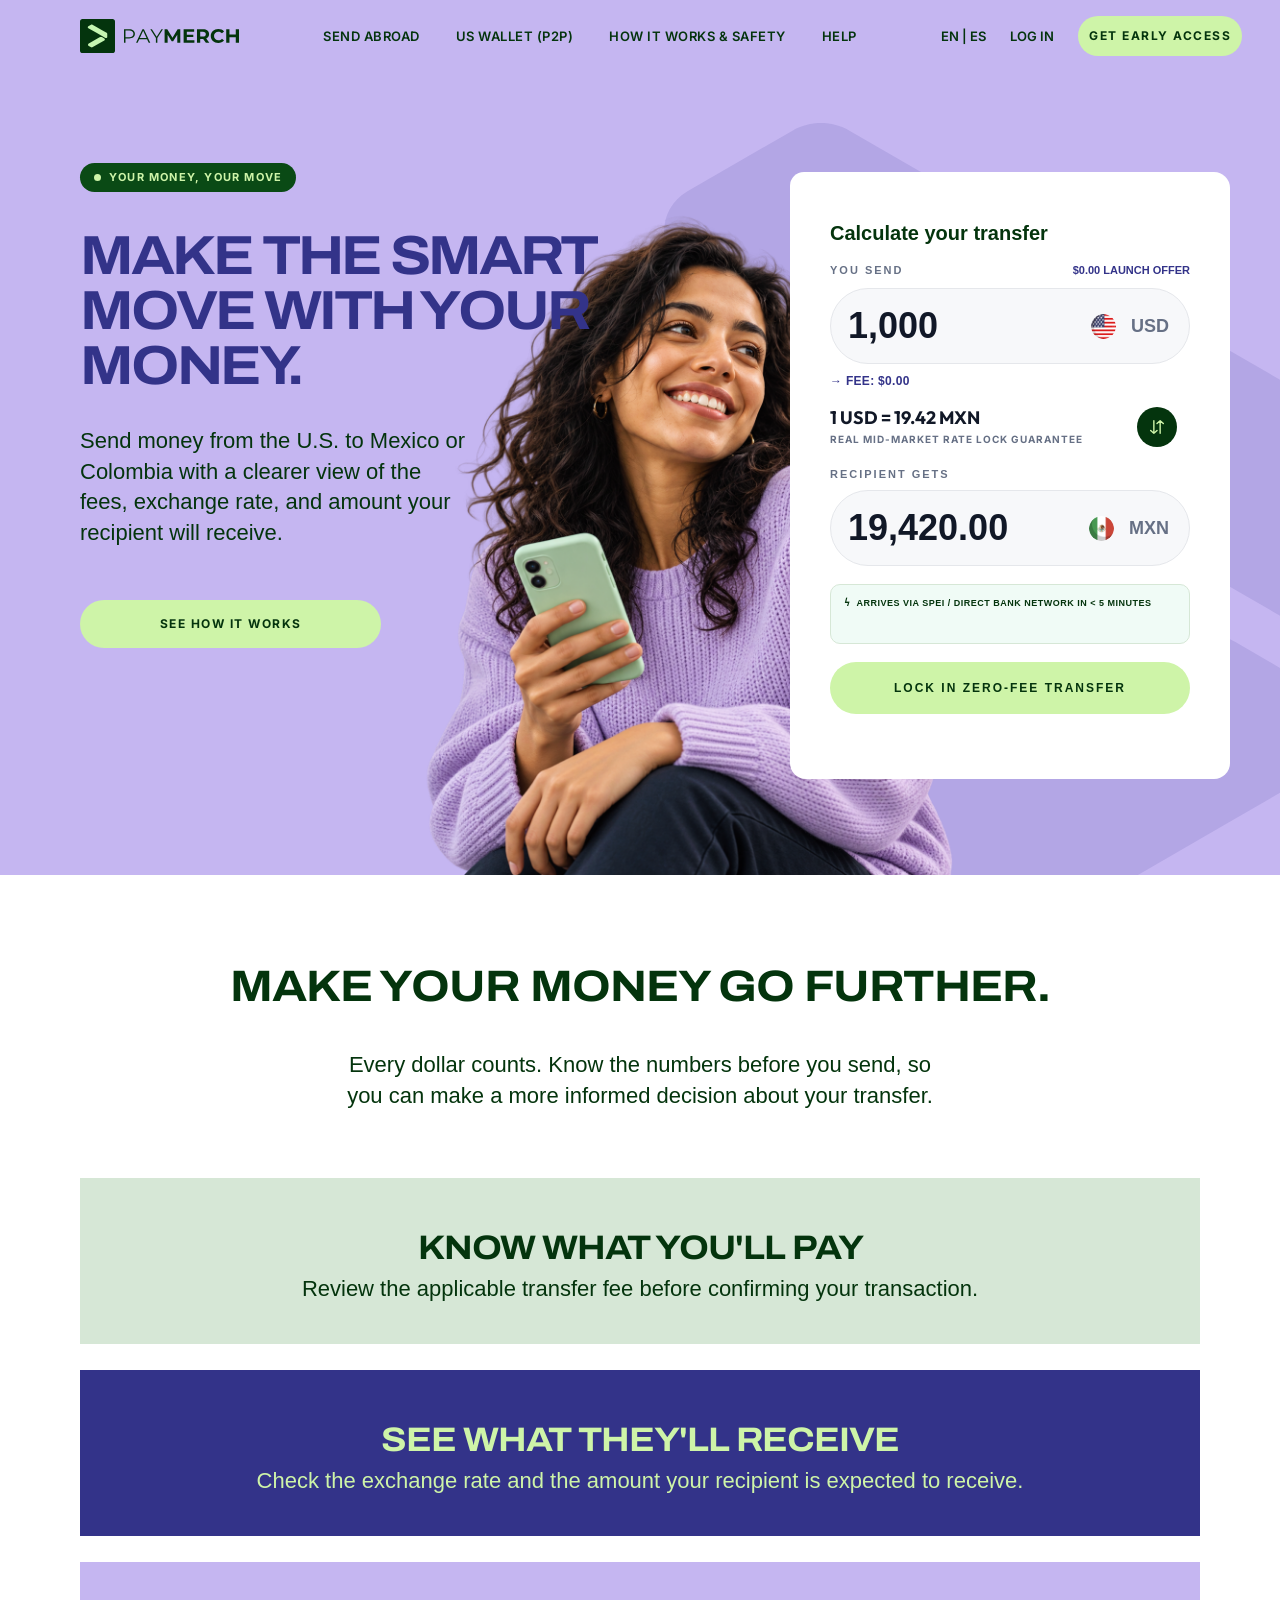
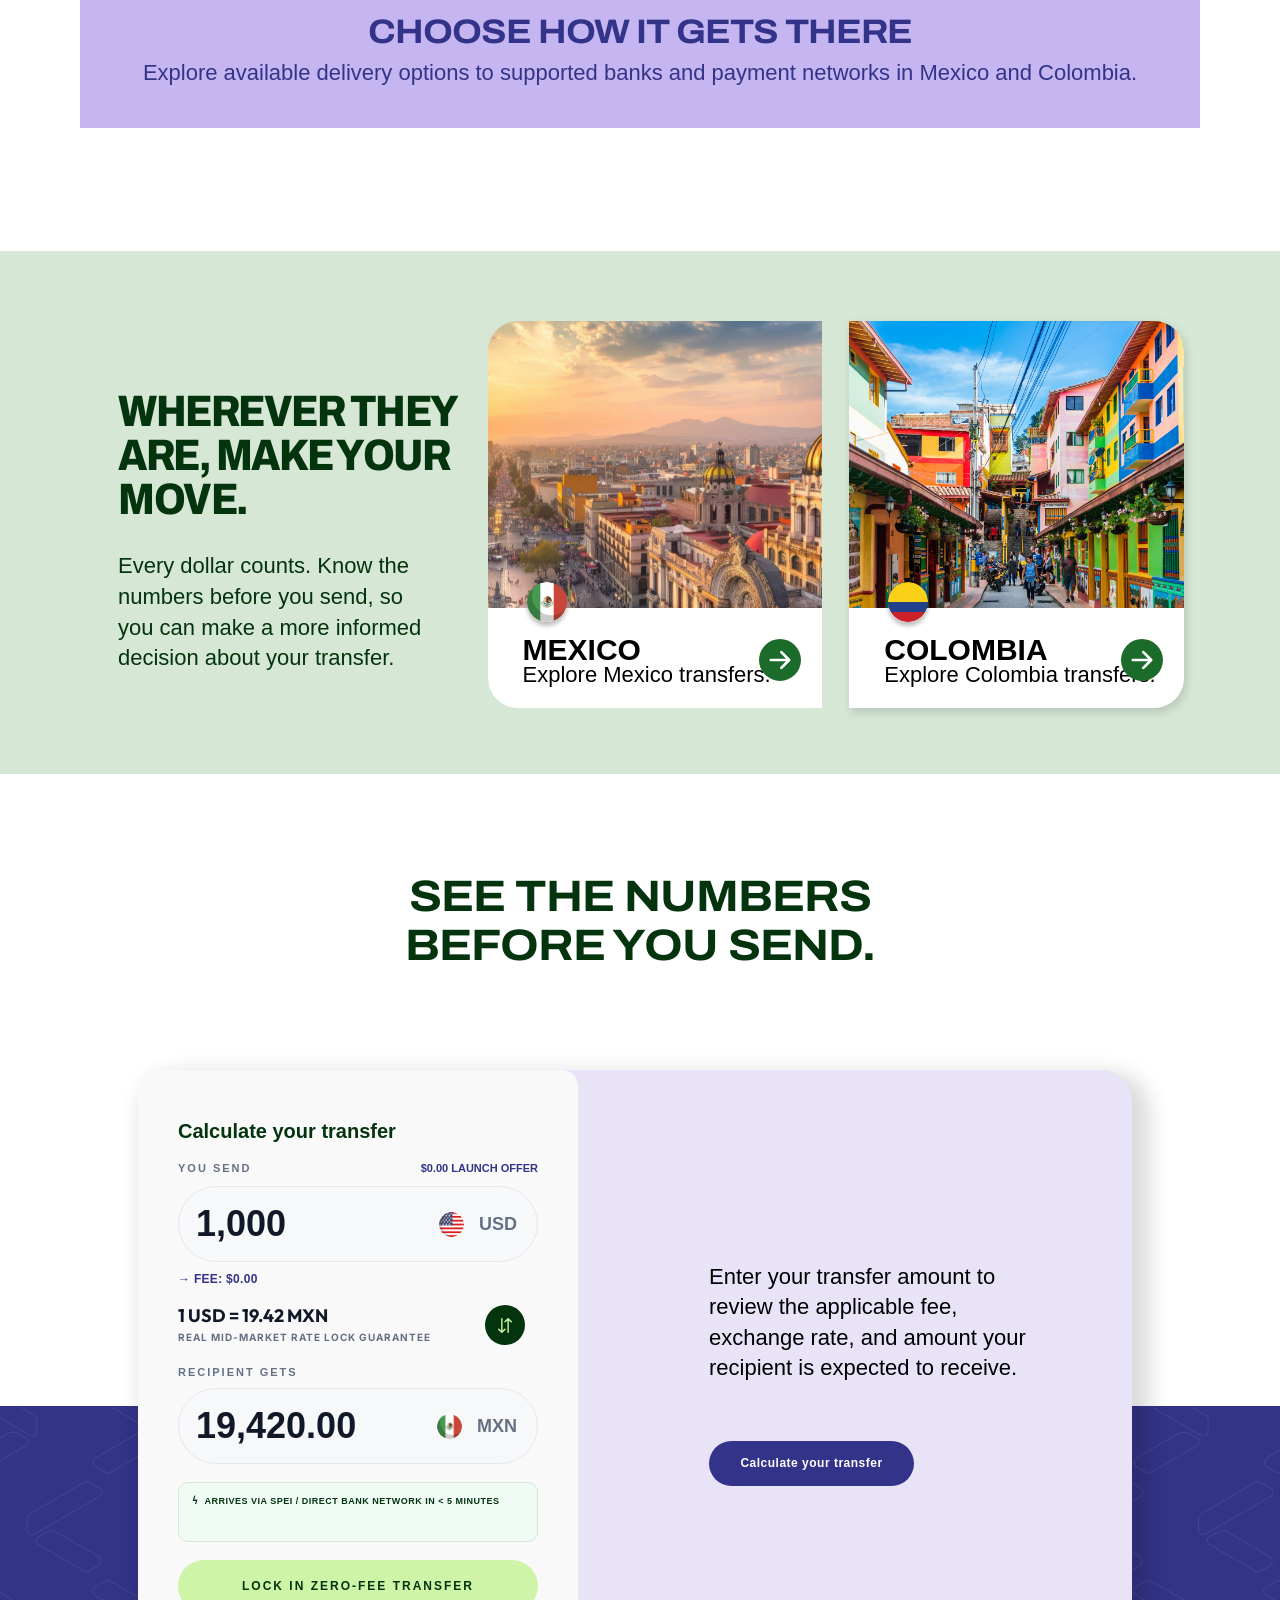
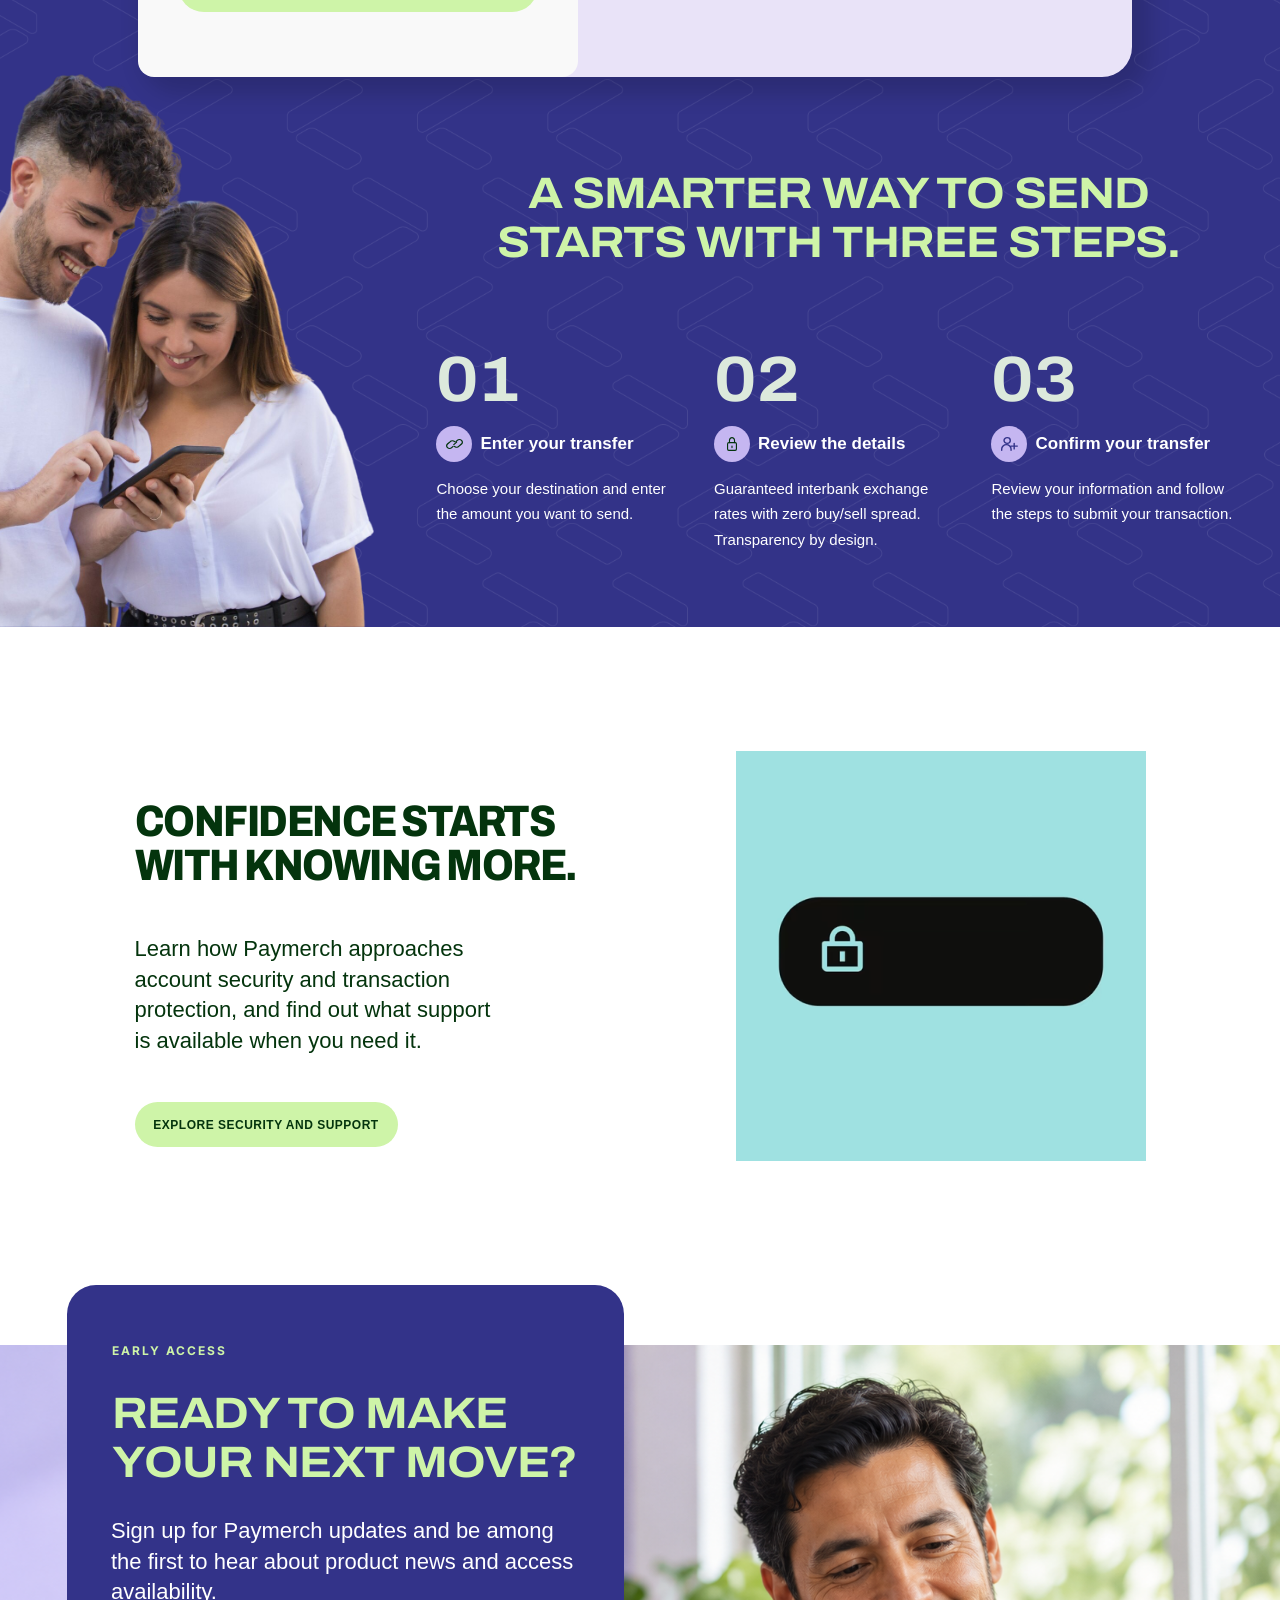
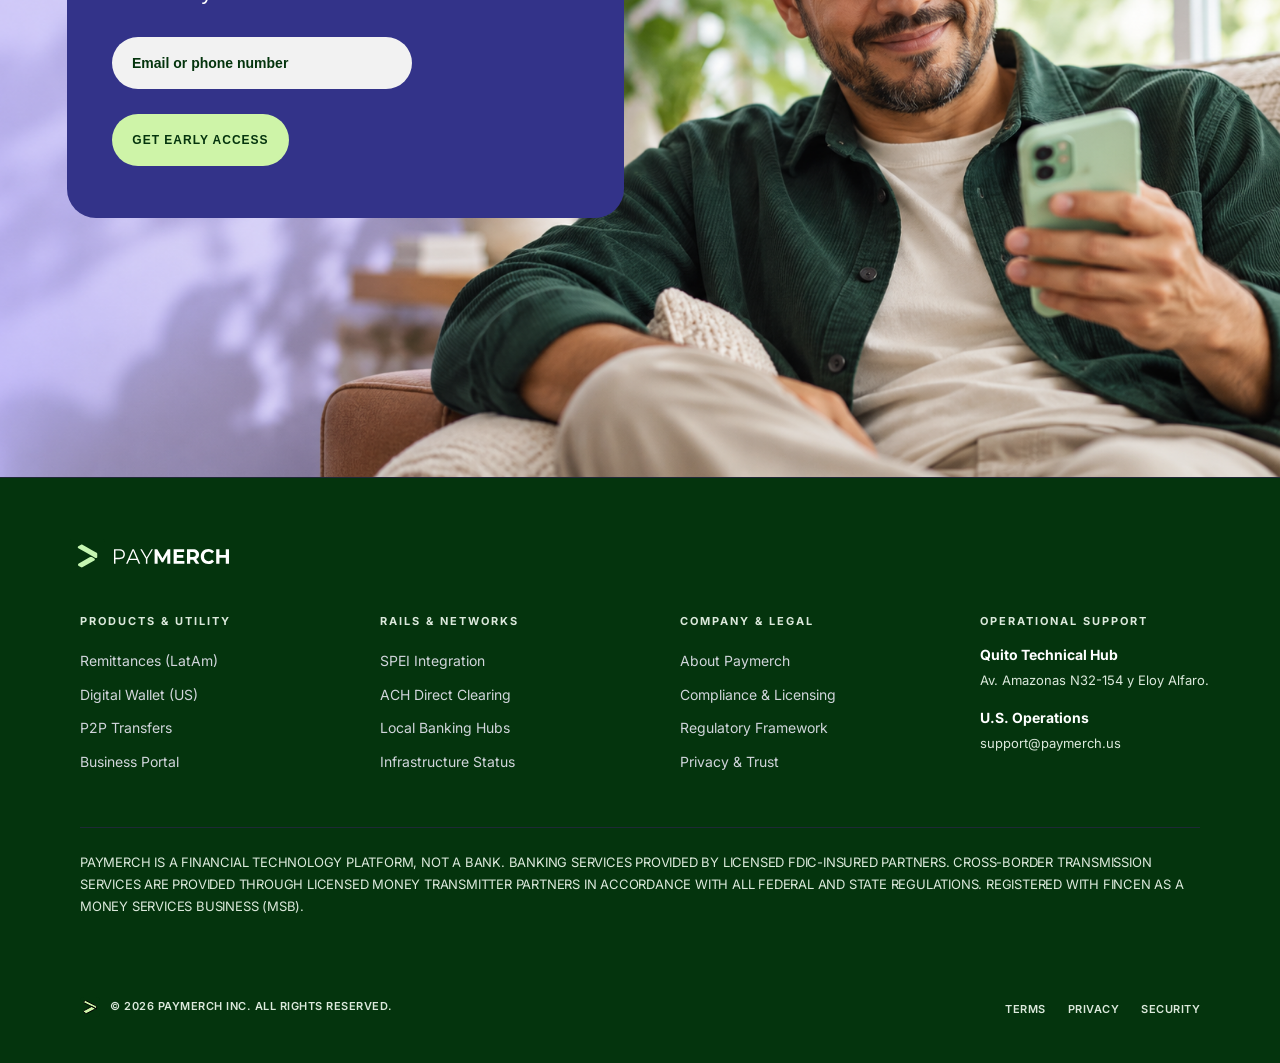
<file: preview/index.html>
<!doctype html>
<html lang="en-US">
<head>
	<meta charset="UTF-8">
	<meta name="viewport" content="width=device-width, initial-scale=1">
	<title>Paymerch</title>
<meta name='robots' content='max-image-preview:large' />
	<style>img:is([sizes="auto" i], [sizes^="auto," i]) { contain-intrinsic-size: 3000px 1500px }</style>
	<link rel='dns-prefetch' href='//fonts.googleapis.com' />
<link rel='preconnect' href='https://fonts.googleapis.com' />
<link href='https://fonts.gstatic.com' crossorigin rel='preconnect' />
<style id='wp-emoji-styles-inline-css'>

	img.wp-smiley, img.emoji {
		display: inline !important;
		border: none !important;
		box-shadow: none !important;
		height: 1em !important;
		width: 1em !important;
		margin: 0 0.07em !important;
		vertical-align: -0.1em !important;
		background: none !important;
		padding: 0 !important;
	}
</style>
<link rel='stylesheet' id='wp-block-library-css' href='wp-includes/css/dist/block-library/style.min.css' media='all' />
<style id='classic-theme-styles-inline-css'>
/*! This file is auto-generated */
.wp-block-button__link{color:#fff;background-color:#32373c;border-radius:9999px;box-shadow:none;text-decoration:none;padding:calc(.667em + 2px) calc(1.333em + 2px);font-size:1.125em}.wp-block-file__button{background:#32373c;color:#fff;text-decoration:none}
</style>
<style id='global-styles-inline-css'>
:root{--wp--preset--aspect-ratio--square: 1;--wp--preset--aspect-ratio--4-3: 4/3;--wp--preset--aspect-ratio--3-4: 3/4;--wp--preset--aspect-ratio--3-2: 3/2;--wp--preset--aspect-ratio--2-3: 2/3;--wp--preset--aspect-ratio--16-9: 16/9;--wp--preset--aspect-ratio--9-16: 9/16;--wp--preset--color--black: #000000;--wp--preset--color--cyan-bluish-gray: #abb8c3;--wp--preset--color--white: #ffffff;--wp--preset--color--pale-pink: #f78da7;--wp--preset--color--vivid-red: #cf2e2e;--wp--preset--color--luminous-vivid-orange: #ff6900;--wp--preset--color--luminous-vivid-amber: #fcb900;--wp--preset--color--light-green-cyan: #7bdcb5;--wp--preset--color--vivid-green-cyan: #00d084;--wp--preset--color--pale-cyan-blue: #8ed1fc;--wp--preset--color--vivid-cyan-blue: #0693e3;--wp--preset--color--vivid-purple: #9b51e0;--wp--preset--gradient--vivid-cyan-blue-to-vivid-purple: linear-gradient(135deg,rgba(6,147,227,1) 0%,rgb(155,81,224) 100%);--wp--preset--gradient--light-green-cyan-to-vivid-green-cyan: linear-gradient(135deg,rgb(122,220,180) 0%,rgb(0,208,130) 100%);--wp--preset--gradient--luminous-vivid-amber-to-luminous-vivid-orange: linear-gradient(135deg,rgba(252,185,0,1) 0%,rgba(255,105,0,1) 100%);--wp--preset--gradient--luminous-vivid-orange-to-vivid-red: linear-gradient(135deg,rgba(255,105,0,1) 0%,rgb(207,46,46) 100%);--wp--preset--gradient--very-light-gray-to-cyan-bluish-gray: linear-gradient(135deg,rgb(238,238,238) 0%,rgb(169,184,195) 100%);--wp--preset--gradient--cool-to-warm-spectrum: linear-gradient(135deg,rgb(74,234,220) 0%,rgb(151,120,209) 20%,rgb(207,42,186) 40%,rgb(238,44,130) 60%,rgb(251,105,98) 80%,rgb(254,248,76) 100%);--wp--preset--gradient--blush-light-purple: linear-gradient(135deg,rgb(255,206,236) 0%,rgb(152,150,240) 100%);--wp--preset--gradient--blush-bordeaux: linear-gradient(135deg,rgb(254,205,165) 0%,rgb(254,45,45) 50%,rgb(107,0,62) 100%);--wp--preset--gradient--luminous-dusk: linear-gradient(135deg,rgb(255,203,112) 0%,rgb(199,81,192) 50%,rgb(65,88,208) 100%);--wp--preset--gradient--pale-ocean: linear-gradient(135deg,rgb(255,245,203) 0%,rgb(182,227,212) 50%,rgb(51,167,181) 100%);--wp--preset--gradient--electric-grass: linear-gradient(135deg,rgb(202,248,128) 0%,rgb(113,206,126) 100%);--wp--preset--gradient--midnight: linear-gradient(135deg,rgb(2,3,129) 0%,rgb(40,116,252) 100%);--wp--preset--font-size--small: 13px;--wp--preset--font-size--medium: 20px;--wp--preset--font-size--large: 36px;--wp--preset--font-size--x-large: 42px;--wp--preset--spacing--20: 0.44rem;--wp--preset--spacing--30: 0.67rem;--wp--preset--spacing--40: 1rem;--wp--preset--spacing--50: 1.5rem;--wp--preset--spacing--60: 2.25rem;--wp--preset--spacing--70: 3.38rem;--wp--preset--spacing--80: 5.06rem;--wp--preset--shadow--natural: 6px 6px 9px rgba(0, 0, 0, 0.2);--wp--preset--shadow--deep: 12px 12px 50px rgba(0, 0, 0, 0.4);--wp--preset--shadow--sharp: 6px 6px 0px rgba(0, 0, 0, 0.2);--wp--preset--shadow--outlined: 6px 6px 0px -3px rgba(255, 255, 255, 1), 6px 6px rgba(0, 0, 0, 1);--wp--preset--shadow--crisp: 6px 6px 0px rgba(0, 0, 0, 1);}:where(.is-layout-flex){gap: 0.5em;}:where(.is-layout-grid){gap: 0.5em;}body .is-layout-flex{display: flex;}.is-layout-flex{flex-wrap: wrap;align-items: center;}.is-layout-flex > :is(*, div){margin: 0;}body .is-layout-grid{display: grid;}.is-layout-grid > :is(*, div){margin: 0;}:where(.wp-block-columns.is-layout-flex){gap: 2em;}:where(.wp-block-columns.is-layout-grid){gap: 2em;}:where(.wp-block-post-template.is-layout-flex){gap: 1.25em;}:where(.wp-block-post-template.is-layout-grid){gap: 1.25em;}.has-black-color{color: var(--wp--preset--color--black) !important;}.has-cyan-bluish-gray-color{color: var(--wp--preset--color--cyan-bluish-gray) !important;}.has-white-color{color: var(--wp--preset--color--white) !important;}.has-pale-pink-color{color: var(--wp--preset--color--pale-pink) !important;}.has-vivid-red-color{color: var(--wp--preset--color--vivid-red) !important;}.has-luminous-vivid-orange-color{color: var(--wp--preset--color--luminous-vivid-orange) !important;}.has-luminous-vivid-amber-color{color: var(--wp--preset--color--luminous-vivid-amber) !important;}.has-light-green-cyan-color{color: var(--wp--preset--color--light-green-cyan) !important;}.has-vivid-green-cyan-color{color: var(--wp--preset--color--vivid-green-cyan) !important;}.has-pale-cyan-blue-color{color: var(--wp--preset--color--pale-cyan-blue) !important;}.has-vivid-cyan-blue-color{color: var(--wp--preset--color--vivid-cyan-blue) !important;}.has-vivid-purple-color{color: var(--wp--preset--color--vivid-purple) !important;}.has-black-background-color{background-color: var(--wp--preset--color--black) !important;}.has-cyan-bluish-gray-background-color{background-color: var(--wp--preset--color--cyan-bluish-gray) !important;}.has-white-background-color{background-color: var(--wp--preset--color--white) !important;}.has-pale-pink-background-color{background-color: var(--wp--preset--color--pale-pink) !important;}.has-vivid-red-background-color{background-color: var(--wp--preset--color--vivid-red) !important;}.has-luminous-vivid-orange-background-color{background-color: var(--wp--preset--color--luminous-vivid-orange) !important;}.has-luminous-vivid-amber-background-color{background-color: var(--wp--preset--color--luminous-vivid-amber) !important;}.has-light-green-cyan-background-color{background-color: var(--wp--preset--color--light-green-cyan) !important;}.has-vivid-green-cyan-background-color{background-color: var(--wp--preset--color--vivid-green-cyan) !important;}.has-pale-cyan-blue-background-color{background-color: var(--wp--preset--color--pale-cyan-blue) !important;}.has-vivid-cyan-blue-background-color{background-color: var(--wp--preset--color--vivid-cyan-blue) !important;}.has-vivid-purple-background-color{background-color: var(--wp--preset--color--vivid-purple) !important;}.has-black-border-color{border-color: var(--wp--preset--color--black) !important;}.has-cyan-bluish-gray-border-color{border-color: var(--wp--preset--color--cyan-bluish-gray) !important;}.has-white-border-color{border-color: var(--wp--preset--color--white) !important;}.has-pale-pink-border-color{border-color: var(--wp--preset--color--pale-pink) !important;}.has-vivid-red-border-color{border-color: var(--wp--preset--color--vivid-red) !important;}.has-luminous-vivid-orange-border-color{border-color: var(--wp--preset--color--luminous-vivid-orange) !important;}.has-luminous-vivid-amber-border-color{border-color: var(--wp--preset--color--luminous-vivid-amber) !important;}.has-light-green-cyan-border-color{border-color: var(--wp--preset--color--light-green-cyan) !important;}.has-vivid-green-cyan-border-color{border-color: var(--wp--preset--color--vivid-green-cyan) !important;}.has-pale-cyan-blue-border-color{border-color: var(--wp--preset--color--pale-cyan-blue) !important;}.has-vivid-cyan-blue-border-color{border-color: var(--wp--preset--color--vivid-cyan-blue) !important;}.has-vivid-purple-border-color{border-color: var(--wp--preset--color--vivid-purple) !important;}.has-vivid-cyan-blue-to-vivid-purple-gradient-background{background: var(--wp--preset--gradient--vivid-cyan-blue-to-vivid-purple) !important;}.has-light-green-cyan-to-vivid-green-cyan-gradient-background{background: var(--wp--preset--gradient--light-green-cyan-to-vivid-green-cyan) !important;}.has-luminous-vivid-amber-to-luminous-vivid-orange-gradient-background{background: var(--wp--preset--gradient--luminous-vivid-amber-to-luminous-vivid-orange) !important;}.has-luminous-vivid-orange-to-vivid-red-gradient-background{background: var(--wp--preset--gradient--luminous-vivid-orange-to-vivid-red) !important;}.has-very-light-gray-to-cyan-bluish-gray-gradient-background{background: var(--wp--preset--gradient--very-light-gray-to-cyan-bluish-gray) !important;}.has-cool-to-warm-spectrum-gradient-background{background: var(--wp--preset--gradient--cool-to-warm-spectrum) !important;}.has-blush-light-purple-gradient-background{background: var(--wp--preset--gradient--blush-light-purple) !important;}.has-blush-bordeaux-gradient-background{background: var(--wp--preset--gradient--blush-bordeaux) !important;}.has-luminous-dusk-gradient-background{background: var(--wp--preset--gradient--luminous-dusk) !important;}.has-pale-ocean-gradient-background{background: var(--wp--preset--gradient--pale-ocean) !important;}.has-electric-grass-gradient-background{background: var(--wp--preset--gradient--electric-grass) !important;}.has-midnight-gradient-background{background: var(--wp--preset--gradient--midnight) !important;}.has-small-font-size{font-size: var(--wp--preset--font-size--small) !important;}.has-medium-font-size{font-size: var(--wp--preset--font-size--medium) !important;}.has-large-font-size{font-size: var(--wp--preset--font-size--large) !important;}.has-x-large-font-size{font-size: var(--wp--preset--font-size--x-large) !important;}
:where(.wp-block-post-template.is-layout-flex){gap: 1.25em;}:where(.wp-block-post-template.is-layout-grid){gap: 1.25em;}
:where(.wp-block-columns.is-layout-flex){gap: 2em;}:where(.wp-block-columns.is-layout-grid){gap: 2em;}
:root :where(.wp-block-pullquote){font-size: 1.5em;line-height: 1.6;}
</style>
<link rel='stylesheet' id='paymerch-figma-fonts-css' href='https://fonts.googleapis.com/css2?family=Archivo:wdth,wght@62..125,500..800&#038;family=Inter:wght@400;600;700&#038;family=Outfit:wght@700&#038;display=swap' media='all' />
<link rel='stylesheet' id='paymerch-figma-css' href='wp-content/themes/paymerch-figma/style.css' media='all' />
<script src="wp-content/themes/paymerch-figma/assets/js/main.js" id="paymerch-figma-js" defer data-wp-strategy="defer"></script>
<meta name="generator" content="WordPress 6.8.3" />
</head>
<body class="home blog wp-embed-responsive wp-theme-paymerch-figma pm-variant-home">
<a class="screen-reader-text pm-skip" href="#main">Skip to content</a>

<header class="pm-header pm-header--home pm-header--overlay">
	<div class="pm-container pm-header__inner">
		<a class="pm-logo" href="./" rel="home" aria-label="Paymerch">
							<img class="pm-logo__mark" src="wp-content/themes/paymerch-figma/assets/img/logo-mark.svg" alt="" width="34.5043" height="34">
				<img class="pm-logo__word" src="wp-content/themes/paymerch-figma/assets/img/logo-wordmark.svg" alt="" width="115.382" height="14.2543">
					</a>

		<button class="pm-menu-toggle" type="button" aria-expanded="false" aria-controls="pm-menu" data-pm-menu-toggle>
			<span class="screen-reader-text">Menu</span>
			<span class="pm-menu-toggle__bar" aria-hidden="true"></span>
		</button>

		<div class="pm-menu" id="pm-menu">
			<nav class="pm-nav" aria-label="Main">
				<ul class="pm-nav__list"><li><a href="send-abroad/">SEND ABROAD</a></li><li><a href="us-wallet/">US WALLET (P2P)</a></li><li><a href="./#how-it-works">HOW IT WORKS &amp; SAFETY</a></li><li><a href="#footer">HELP</a></li></ul>			</nav>

			<div class="pm-header__right">
				<span class="pm-lang">
					<a href="./" aria-current="true">EN</a> | <a href="#" hreflang="es">ES</a>
				</span>
				<a class="pm-header__login" href="#">LOG IN</a>
				<a class="pm-btn pm-btn--lime pm-header__cta" href="./#early-access">GET EARLY ACCESS</a>
			</div>
		</div>
	</div>
</header>

<main id="main" class="pm-main">

	<!-- 02 Hero and transfer calculator -->
	<section class="pm-hero" id="top">
		<img class="pm-hero__shape" src="wp-content/themes/paymerch-figma/assets/img/hero-shape.svg" alt="" width="769" height="928.466" aria-hidden="true">
		<div class="pm-container pm-hero__inner">
			<div class="pm-hero__content">
				<p class="pm-badge"><span class="pm-badge__dot" aria-hidden="true"></span>YOUR MONEY, YOUR MOVE</p>
				<h1 class="pm-hero__title">Make the smart move with your money.</h1>
				<p class="pm-hero__text">Send money from the U.S. to Mexico or Colombia with a clearer view of the fees, exchange rate, and amount your recipient will receive.</p>
				<a class="pm-btn pm-btn--lime pm-hero__btn" href="#how-it-works">SEE HOW IT WORKS</a>
			</div>
			<img class="pm-hero__photo" src="wp-content/themes/paymerch-figma/assets/img/hero-woman.png" alt="Smiling woman holding her phone" width="539" height="673" fetchpriority="high">
			<div class="pm-hero__calc">
					<form class="pm-calc" id="pm-calc-1" data-pm-calc data-corridor="MXN" data-fee="0" data-corridors="{&quot;MXN&quot;:{&quot;rate&quot;:19.42,&quot;flag&quot;:&quot;wp-content\/themes\/paymerch-figma\/assets\/img\/flag-mx.png&quot;,&quot;country&quot;:&quot;Mexico&quot;,&quot;delivery&quot;:&quot;ARRIVES VIA SPEI \/ DIRECT BANK NETWORK IN &lt; 5 MINUTES&quot;},&quot;COP&quot;:{&quot;rate&quot;:3950,&quot;flag&quot;:&quot;wp-content\/themes\/paymerch-figma\/assets\/img\/flag-co.png&quot;,&quot;country&quot;:&quot;Colombia&quot;,&quot;delivery&quot;:&quot;ARRIVES VIA DIRECT BANK NETWORK IN COLOMBIA&quot;}}">
		<h2 class="pm-calc__title">Calculate your transfer</h2>

		<div class="pm-calc__row">
			<label class="pm-calc__label" for="pm-calc-1-send">YOU SEND</label>
			<span class="pm-calc__offer">$0.00 LAUNCH OFFER</span>
		</div>
		<div class="pm-calc__field">
			<input class="pm-calc__amount" id="pm-calc-1-send" type="text" inputmode="decimal" autocomplete="off" value="1,000" data-pm-send>
			<img class="pm-calc__flag" src="wp-content/themes/paymerch-figma/assets/img/flag-us.png" alt="" width="25" height="25">
			<span class="pm-calc__ccy">USD</span>
		</div>

		<p class="pm-calc__fee">→ FEE: $0.00</p>
		<div class="pm-calc__rate">
			<div>
				<p class="pm-calc__rate-value" data-pm-rate>1 USD = 19.42 MXN</p>
				<p class="pm-calc__rate-note">REAL MID-MARKET RATE LOCK GUARANTEE</p>
			</div>
			<button class="pm-calc__toggle" type="button" data-pm-toggle aria-label="Switch destination currency">
				<img src="wp-content/themes/paymerch-figma/assets/img/icon-swap.svg" alt="" width="13.35" height="14.85">
			</button>
		</div>

		<label class="pm-calc__label" for="pm-calc-1-receive">RECIPIENT GETS</label>
		<div class="pm-calc__field">
			<input class="pm-calc__amount" id="pm-calc-1-receive" type="text" inputmode="decimal" autocomplete="off" value="19,420.00" data-pm-receive>
			<img class="pm-calc__flag" src="wp-content/themes/paymerch-figma/assets/img/flag-mx.png" alt="" width="25" height="25" data-pm-flag>
			<span class="pm-calc__ccy" data-pm-ccy>MXN</span>
		</div>

		<p class="pm-calc__delivery" data-pm-delivery>ϟ&nbsp; ARRIVES VIA SPEI / DIRECT BANK NETWORK IN &lt; 5 MINUTES</p>

		<a class="pm-btn pm-btn--lime pm-calc__cta" href="#early-access">LOCK IN ZERO-FEE TRANSFER</a>
	</form>
				</div>
		</div>
	</section>

	<!-- Make your money go further -->
	<section class="pm-further">
		<div class="pm-container">
			<h2 class="pm-h2 pm-further__title">Make your money go further.</h2>
			<p class="pm-lead pm-further__lead">Every dollar counts. Know the numbers before you send, so you can make a more informed decision about your transfer.</p>
			<ul class="pm-bands">
				<li class="pm-band pm-band--mint">
					<h3 class="pm-band__title">Know what you&#039;ll pay</h3>
					<p class="pm-band__text">Review the applicable transfer fee before confirming your transaction.</p>
				</li>
				<li class="pm-band pm-band--indigo">
					<h3 class="pm-band__title">See what they&#039;ll receive</h3>
					<p class="pm-band__text">Check the exchange rate and the amount your recipient is expected to receive.</p>
				</li>
				<li class="pm-band pm-band--lavender">
					<h3 class="pm-band__title">Choose how it gets there</h3>
					<p class="pm-band__text">Explore available delivery options to supported banks and payment networks in Mexico and Colombia.</p>
				</li>
			</ul>
		</div>
	</section>

	<!-- Destinations -->
	<section class="pm-dest" id="destinations">
		<div class="pm-dest__inner">
			<div class="pm-dest__intro">
				<h2 class="pm-h2 pm-h2--hakter">Wherever they are, make your move.</h2>
				<p class="pm-lead">Every dollar counts. Know the numbers before you send, so you can make a more informed decision about your transfer.</p>
			</div>
			<div class="pm-dest__cards">
				<a class="pm-dest-card pm-dest-card--left" href="mexico/">
					<img class="pm-dest-card__img" src="wp-content/themes/paymerch-figma/assets/img/mexico.jpg" alt="" width="387" height="385" loading="lazy">
					<span class="pm-dest-card__panel">
						<img class="pm-dest-card__flag" src="wp-content/themes/paymerch-figma/assets/img/flag-mx.png" alt="" width="40" height="40" loading="lazy">
						<span class="pm-dest-card__name">Mexico</span>
						<span class="pm-dest-card__text">Explore Mexico transfers.</span>
						<img class="pm-dest-card__arrow" src="wp-content/themes/paymerch-figma/assets/img/arrow-circle.svg" alt="" width="42" height="42">
					</span>
				</a>
				<a class="pm-dest-card pm-dest-card--right" href="colombia/">
					<img class="pm-dest-card__img" src="wp-content/themes/paymerch-figma/assets/img/colombia.jpg" alt="" width="387" height="385" loading="lazy">
					<span class="pm-dest-card__panel">
						<img class="pm-dest-card__flag" src="wp-content/themes/paymerch-figma/assets/img/flag-co.png" alt="" width="40" height="40" loading="lazy">
						<span class="pm-dest-card__name">Colombia</span>
						<span class="pm-dest-card__text">Explore Colombia transfers.</span>
						<img class="pm-dest-card__arrow" src="wp-content/themes/paymerch-figma/assets/img/arrow-circle.svg" alt="" width="42" height="42">
					</span>
				</a>
			</div>
		</div>
	</section>

	<!-- See the numbers before you send -->
	<section class="pm-numbers">
		<div class="pm-container">
			<h2 class="pm-h2 pm-numbers__title">See the numbers<br>before you send.</h2>
			<div class="pm-numbers__card">
					<form class="pm-calc pm-calc--muted" id="pm-calc-2" data-pm-calc data-corridor="MXN" data-fee="0" data-corridors="{&quot;MXN&quot;:{&quot;rate&quot;:19.42,&quot;flag&quot;:&quot;wp-content\/themes\/paymerch-figma\/assets\/img\/flag-mx.png&quot;,&quot;country&quot;:&quot;Mexico&quot;,&quot;delivery&quot;:&quot;ARRIVES VIA SPEI \/ DIRECT BANK NETWORK IN &lt; 5 MINUTES&quot;},&quot;COP&quot;:{&quot;rate&quot;:3950,&quot;flag&quot;:&quot;wp-content\/themes\/paymerch-figma\/assets\/img\/flag-co.png&quot;,&quot;country&quot;:&quot;Colombia&quot;,&quot;delivery&quot;:&quot;ARRIVES VIA DIRECT BANK NETWORK IN COLOMBIA&quot;}}">
		<h2 class="pm-calc__title">Calculate your transfer</h2>

		<div class="pm-calc__row">
			<label class="pm-calc__label" for="pm-calc-2-send">YOU SEND</label>
			<span class="pm-calc__offer">$0.00 LAUNCH OFFER</span>
		</div>
		<div class="pm-calc__field">
			<input class="pm-calc__amount" id="pm-calc-2-send" type="text" inputmode="decimal" autocomplete="off" value="1,000" data-pm-send>
			<img class="pm-calc__flag" src="wp-content/themes/paymerch-figma/assets/img/flag-us.png" alt="" width="25" height="25">
			<span class="pm-calc__ccy">USD</span>
		</div>

		<p class="pm-calc__fee">→ FEE: $0.00</p>
		<div class="pm-calc__rate">
			<div>
				<p class="pm-calc__rate-value" data-pm-rate>1 USD = 19.42 MXN</p>
				<p class="pm-calc__rate-note">REAL MID-MARKET RATE LOCK GUARANTEE</p>
			</div>
			<button class="pm-calc__toggle" type="button" data-pm-toggle aria-label="Switch destination currency">
				<img src="wp-content/themes/paymerch-figma/assets/img/icon-swap.svg" alt="" width="13.35" height="14.85">
			</button>
		</div>

		<label class="pm-calc__label" for="pm-calc-2-receive">RECIPIENT GETS</label>
		<div class="pm-calc__field">
			<input class="pm-calc__amount" id="pm-calc-2-receive" type="text" inputmode="decimal" autocomplete="off" value="19,420.00" data-pm-receive>
			<img class="pm-calc__flag" src="wp-content/themes/paymerch-figma/assets/img/flag-mx.png" alt="" width="25" height="25" data-pm-flag>
			<span class="pm-calc__ccy" data-pm-ccy>MXN</span>
		</div>

		<p class="pm-calc__delivery" data-pm-delivery>ϟ&nbsp; ARRIVES VIA SPEI / DIRECT BANK NETWORK IN &lt; 5 MINUTES</p>

		<a class="pm-btn pm-btn--lime pm-calc__cta" href="#early-access">LOCK IN ZERO-FEE TRANSFER</a>
	</form>
					<div class="pm-numbers__copy">
					<p class="pm-lead">Enter your transfer amount to review the applicable fee, exchange rate, and amount your recipient is expected to receive.</p>
					<a class="pm-btn pm-btn--indigo" href="#top">Calculate your transfer</a>
				</div>
			</div>
		</div>
	</section>

	<!-- Three steps -->
	<section class="pm-steps" id="how-it-works">
		<img class="pm-steps__people" src="wp-content/themes/paymerch-figma/assets/img/steps-people.png" alt="Two friends looking at a phone together" width="858" height="572" loading="lazy">
		<div class="pm-steps__inner">
			<h2 class="pm-h2 pm-steps__title">A smarter way to send starts with three steps.</h2>
			<ol class="pm-steps__list">
									<li class="pm-step">
						<span class="pm-step__num">01</span>
						<span class="pm-step__head">
							<span class="pm-step__icon"><img src="wp-content/themes/paymerch-figma/assets/img/icon-link.svg" alt="" width="16.1902" height="10.8569"></span>
							<span class="pm-step__title">Enter your transfer</span>
						</span>
						<span class="pm-step__text">Choose your destination and enter the amount you want to send.</span>
					</li>
									<li class="pm-step">
						<span class="pm-step__num">02</span>
						<span class="pm-step__head">
							<span class="pm-step__icon"><img src="wp-content/themes/paymerch-figma/assets/img/icon-lock.svg" alt="" width="10.5333" height="13.2"></span>
							<span class="pm-step__title">Review the details</span>
						</span>
						<span class="pm-step__text">Guaranteed interbank exchange rates with zero buy/sell spread. Transparency by design.</span>
					</li>
									<li class="pm-step">
						<span class="pm-step__num">03</span>
						<span class="pm-step__head">
							<span class="pm-step__icon"><img src="wp-content/themes/paymerch-figma/assets/img/icon-userplus.svg" alt="" width="16.35" height="14.85"></span>
							<span class="pm-step__title">Confirm your transfer</span>
						</span>
						<span class="pm-step__text">Review your information and follow the steps to submit your transaction.</span>
					</li>
							</ol>
		</div>
	</section>

	<!-- Confidence / security -->
	<section class="pm-security">
		<div class="pm-security__inner">
			<div class="pm-security__copy">
				<h2 class="pm-h2 pm-h2--hakter">Confidence starts with knowing more.</h2>
				<p class="pm-lead">Learn how Paymerch approaches account security and transaction protection, and find out what support is available when you need it.</p>
				<a class="pm-btn pm-btn--lime pm-security__btn" href="#">Explore security and support</a>
			</div>
			<img class="pm-security__media" src="wp-content/themes/paymerch-figma/assets/img/face-id.png" alt="" width="410" height="410" loading="lazy">
		</div>
	</section>

	<!-- Early access -->
	<section class="pm-early" id="early-access">
	<img class="pm-early__photo" src="wp-content/themes/paymerch-figma/assets/img/early-access-man.png" alt="Man smiling at his phone" width="1672" height="941" loading="lazy">
	<div class="pm-early__card">
		<p class="pm-eyebrow">EARLY ACCESS</p>
		<h2 class="pm-h2 pm-early__title">Ready to make your next move?</h2>
		<p class="pm-lead pm-early__text">Sign up for Paymerch updates and be among the first to hear about product news and access availability.</p>
		<form onsubmit="return false" class="pm-early__form" method="post" action="wp-admin/admin-post.php">
			<input type="hidden" name="action" value="pmf_waitlist">
			<input type="hidden" id="pmf_nonce" name="pmf_nonce" value="fe3a4ad7e4" /><input type="hidden" name="_wp_http_referer" value="/" />			<label class="screen-reader-text" for="pm-early-contact">Email or phone number</label>
			<input class="pm-input" id="pm-early-contact" name="contact" type="text" required autocomplete="email" placeholder="Email or phone number">
			<button class="pm-btn pm-btn--lime pm-early__btn" type="submit">Get early access</button>
					</form>
	</div>
</section>

	</main>

<footer class="pm-footer" id="footer">
	<div class="pm-container">
		<a class="pm-logo pm-footer__logo" href="./" rel="home" aria-label="Paymerch">
			<img class="pm-logo__mark" src="wp-content/themes/paymerch-figma/assets/img/logo-mark.svg" alt="" width="34.5043" height="34">
			<img class="pm-logo__word" src="wp-content/themes/paymerch-figma/assets/img/logo-wordmark-light.svg" alt="" width="115.382" height="14.2543">
		</a>

		<div class="pm-footer__cols">
							<div class="pm-footer__col">
					<h2 class="pm-footer__heading">PRODUCTS &amp; UTILITY</h2>
					<ul class="pm-footer__links">
													<li><a href="#">Remittances (LatAm)</a></li>
													<li><a href="#">Digital Wallet (US)</a></li>
													<li><a href="#">P2P Transfers</a></li>
													<li><a href="#">Business Portal</a></li>
											</ul>
				</div>
							<div class="pm-footer__col">
					<h2 class="pm-footer__heading">RAILS &amp; NETWORKS</h2>
					<ul class="pm-footer__links">
													<li><a href="#">SPEI Integration</a></li>
													<li><a href="#">ACH Direct Clearing</a></li>
													<li><a href="#">Local Banking Hubs</a></li>
													<li><a href="#">Infrastructure Status</a></li>
											</ul>
				</div>
							<div class="pm-footer__col">
					<h2 class="pm-footer__heading">COMPANY &amp; LEGAL</h2>
					<ul class="pm-footer__links">
													<li><a href="#">About Paymerch</a></li>
													<li><a href="#">Compliance &amp; Licensing</a></li>
													<li><a href="#">Regulatory Framework</a></li>
													<li><a href="#">Privacy &amp; Trust</a></li>
											</ul>
				</div>
			
			<div class="pm-footer__col pm-footer__col--support">
				<h2 class="pm-footer__heading">OPERATIONAL SUPPORT</h2>
				<div class="pm-footer__office">
					<p class="pm-footer__office-name">Quito Technical Hub</p>
					<p class="pm-footer__office-text">Av. Amazonas N32-154 y Eloy Alfaro.</p>
				</div>
				<div class="pm-footer__office">
					<p class="pm-footer__office-name">U.S. Operations</p>
					<p class="pm-footer__office-text"><a href="mailto:support@paymerch.us">support@paymerch.us</a></p>
				</div>
			</div>
		</div>

		<hr class="pm-footer__rule">

		<p class="pm-footer__notice">PAYMERCH IS A FINANCIAL TECHNOLOGY PLATFORM, NOT A BANK. BANKING SERVICES PROVIDED BY LICENSED FDIC-INSURED PARTNERS. CROSS-BORDER TRANSMISSION SERVICES ARE PROVIDED THROUGH LICENSED MONEY TRANSMITTER PARTNERS IN ACCORDANCE WITH ALL FEDERAL AND STATE REGULATIONS. REGISTERED WITH FINCEN AS A MONEY SERVICES BUSINESS (MSB).</p>

		<div class="pm-footer__bottom">
			<p class="pm-footer__copy">
				<img src="wp-content/themes/paymerch-figma/assets/img/footer-logo-mark.svg" alt="" width="20" height="20">
				© 2026 PAYMERCH INC. ALL RIGHTS RESERVED.			</p>
			<nav aria-label="Legal">
				<ul class="pm-footer__legal"><li><a href="#">TERMS</a></li><li><a href="#">PRIVACY</a></li><li><a href="#">SECURITY</a></li></ul>			</nav>
		</div>
	</div>
</footer>

<script type="speculationrules">
{"prefetch":[{"source":"document","where":{"and":[{"href_matches":"\/*"},{"not":{"href_matches":["\/wp-*.php","\/wp-admin\/*","\/wp-content\/uploads\/*","\/wp-content\/*","\/wp-content\/plugins\/*","\/wp-content\/themes\/paymerch-figma\/*","\/*\\?(.+)"]}},{"not":{"selector_matches":"a[rel~=\"nofollow\"]"}},{"not":{"selector_matches":".no-prefetch, .no-prefetch a"}}]},"eagerness":"conservative"}]}
</script>
</body>
</html>
</file>
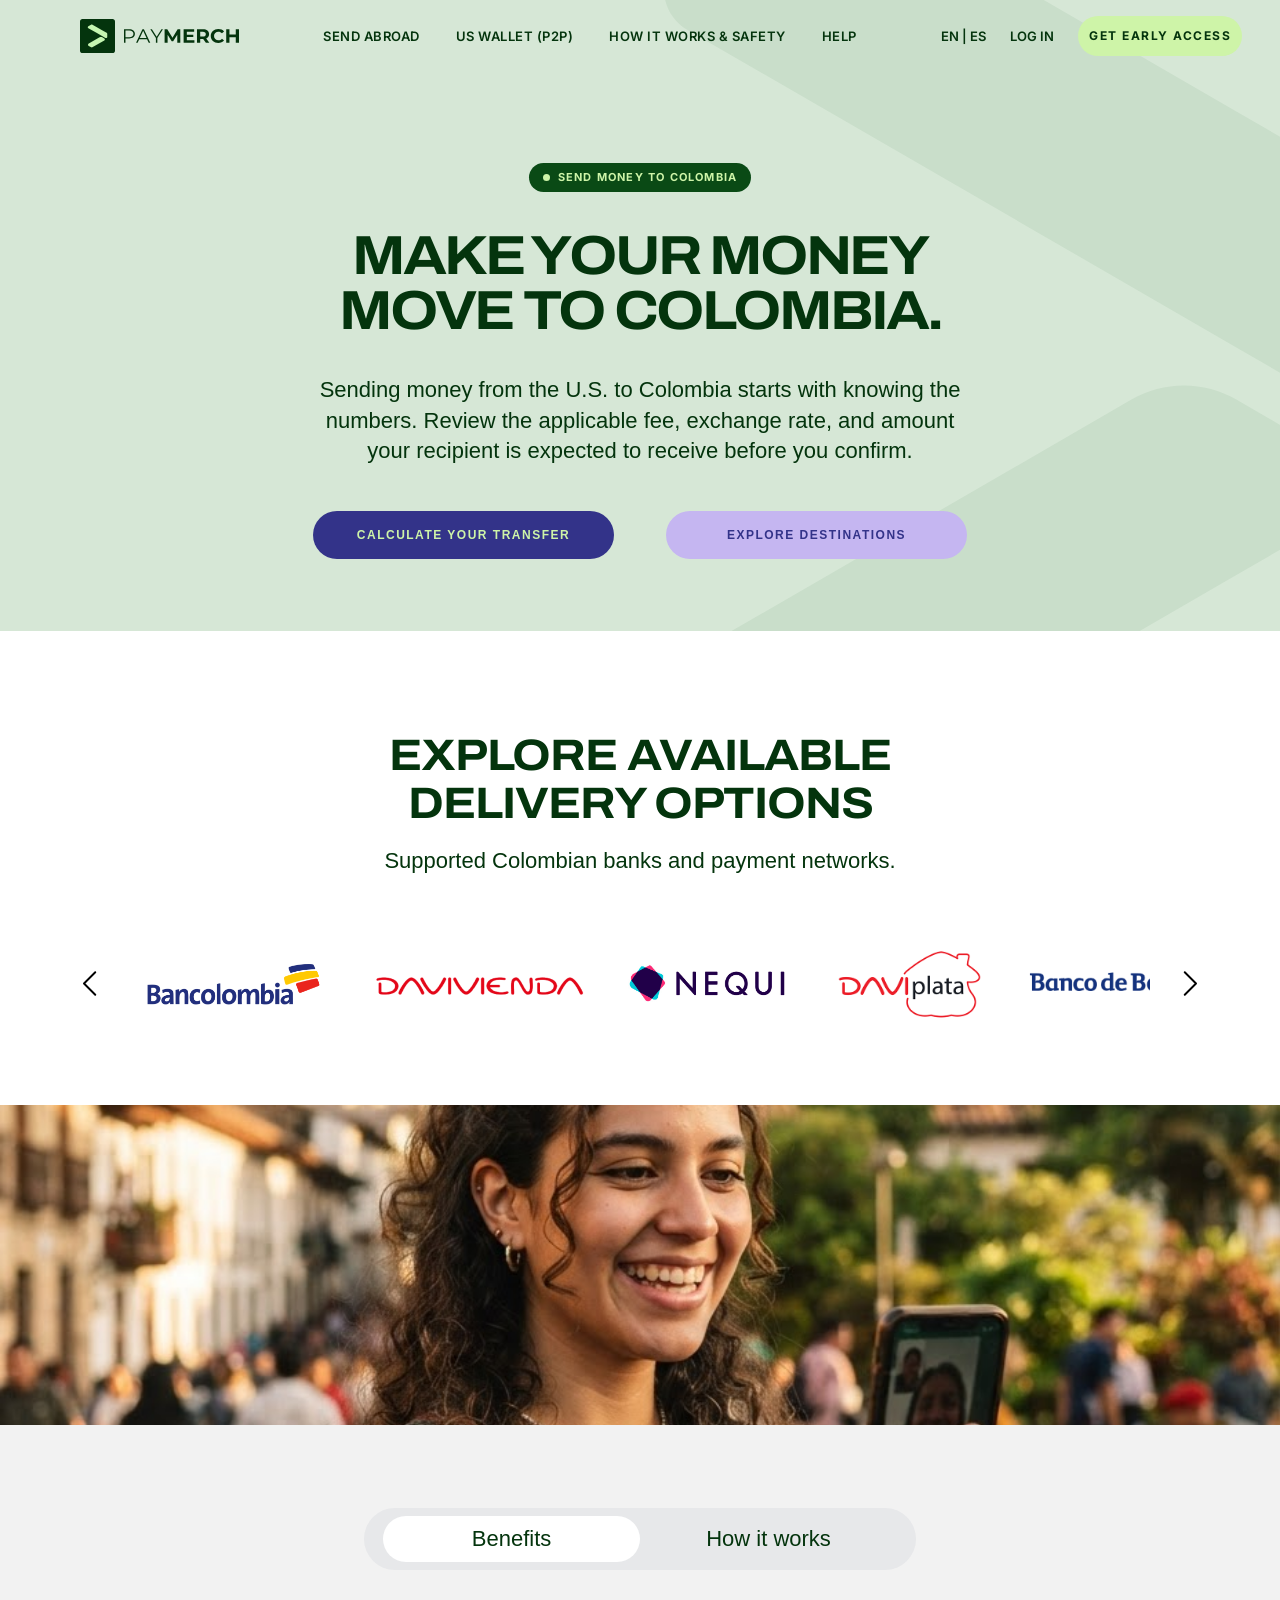
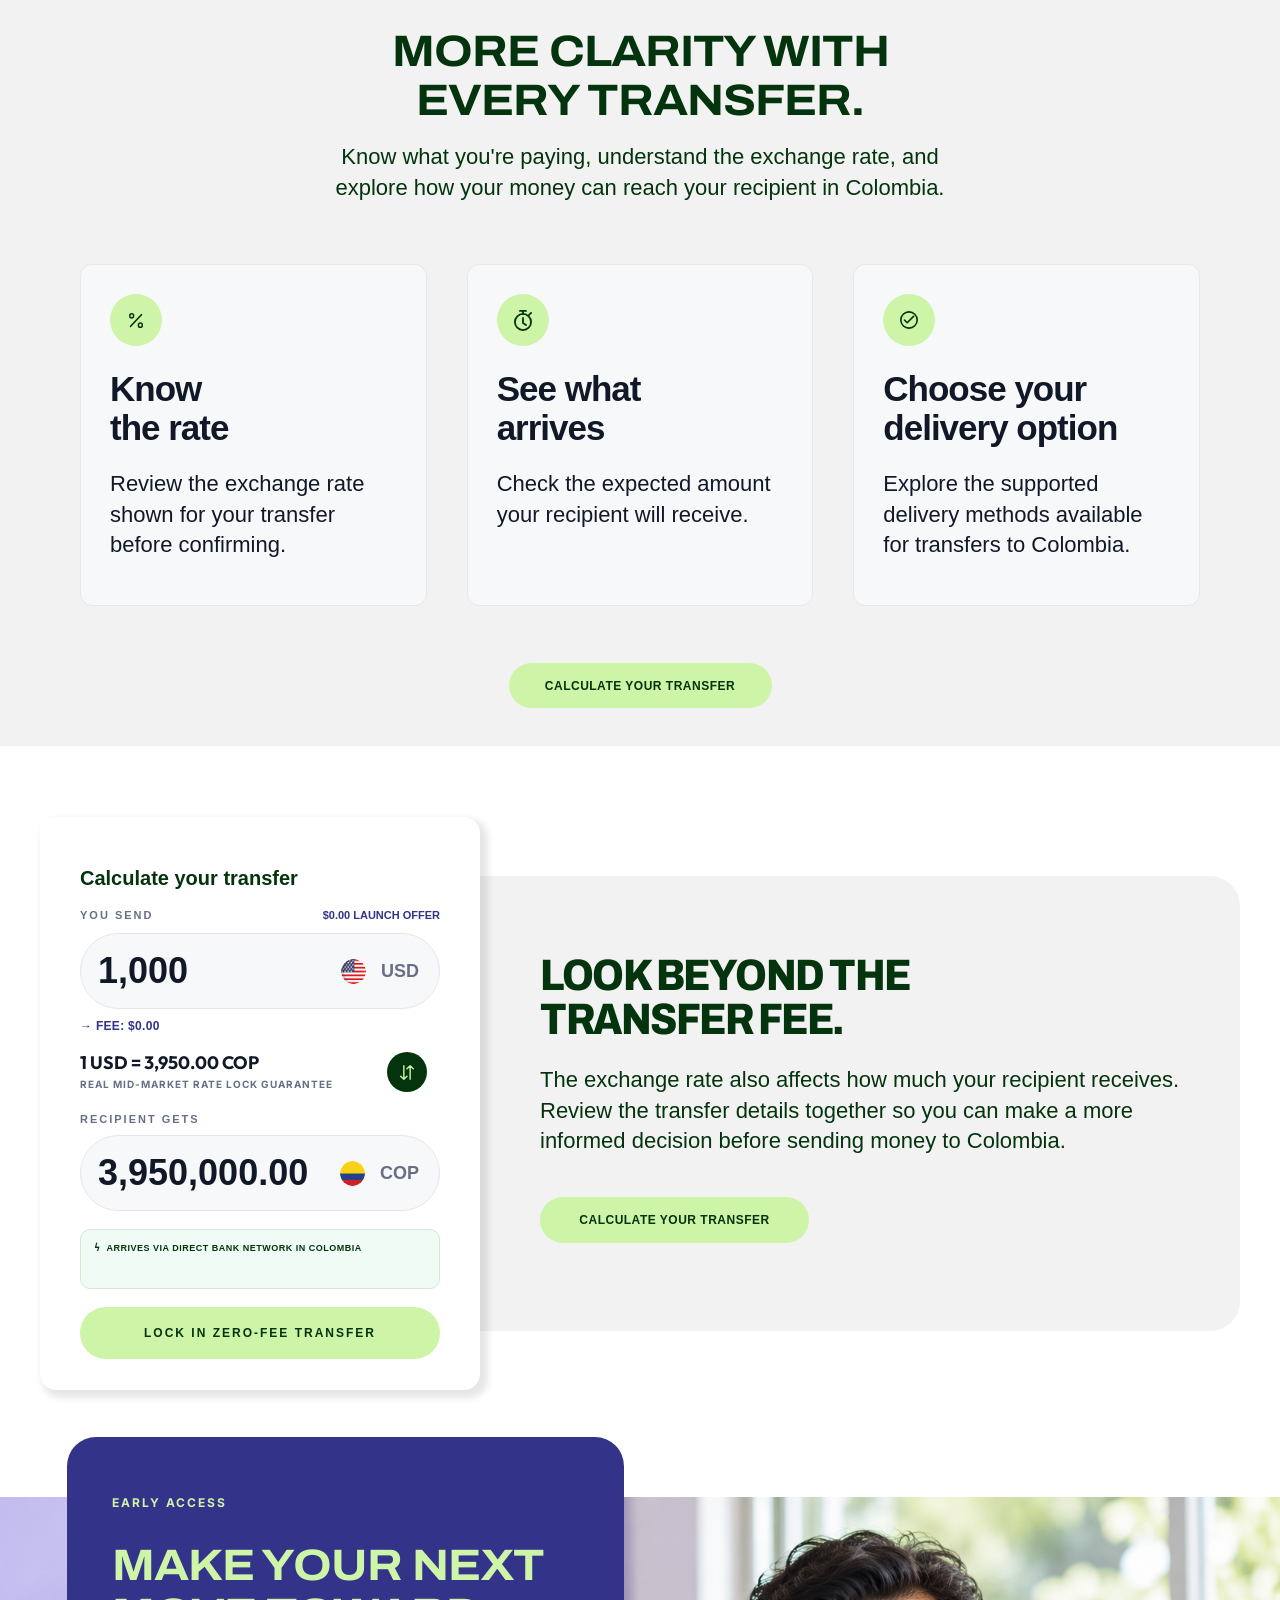
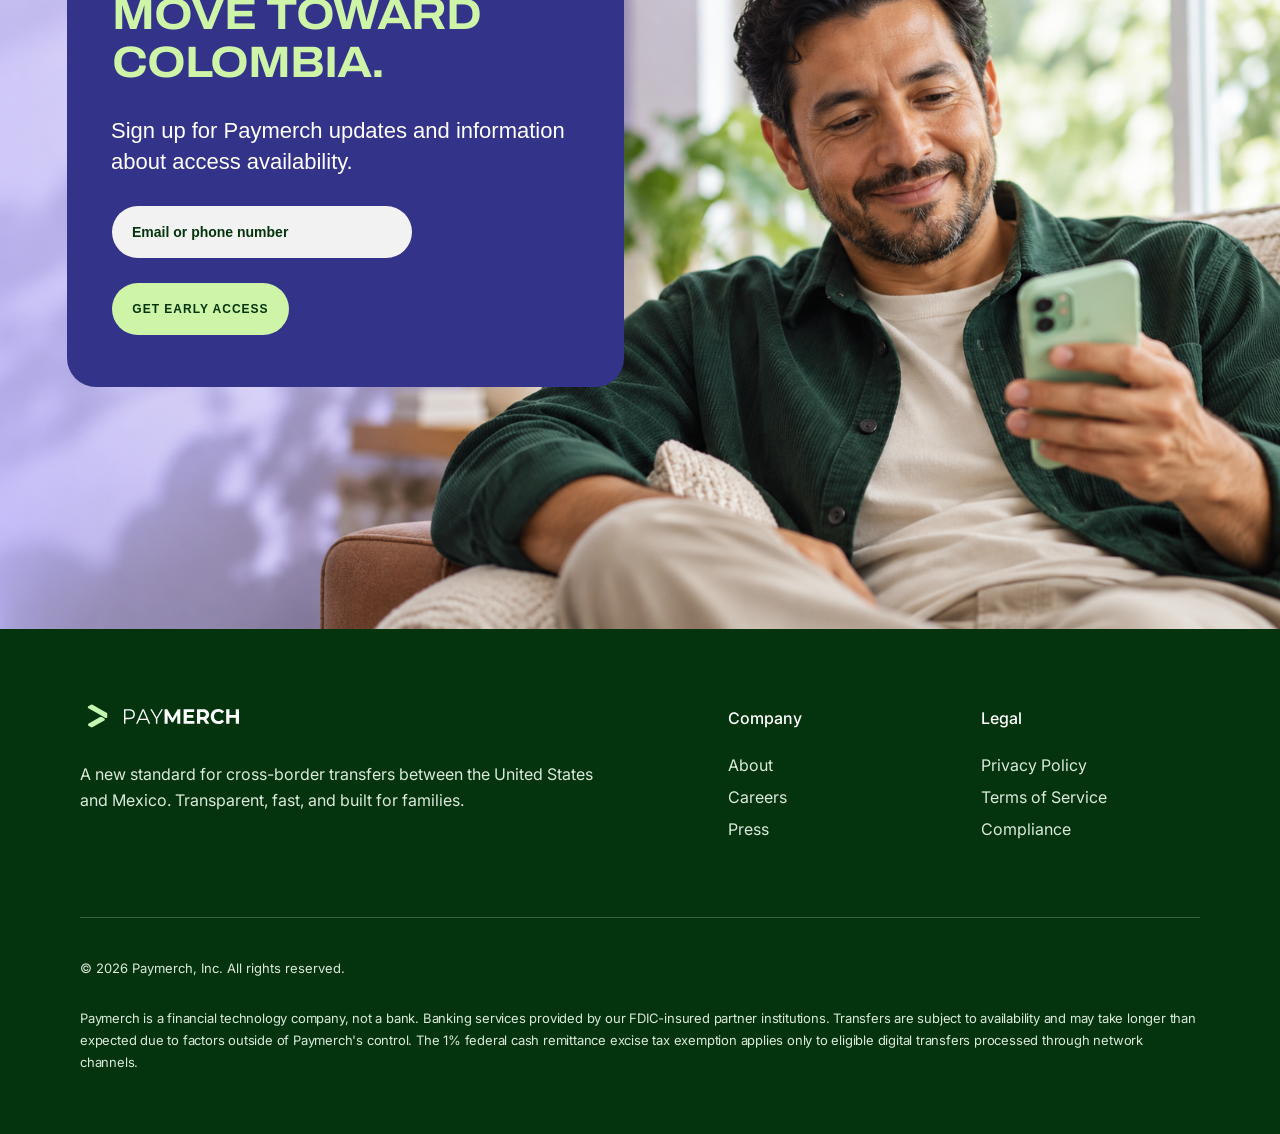
<file: preview/colombia/index.html>
<!doctype html>
<html lang="en-US">
<head>
	<meta charset="UTF-8">
	<meta name="viewport" content="width=device-width, initial-scale=1">
	<title>Send Money to Colombia &#8211; Paymerch</title>
<meta name='robots' content='max-image-preview:large' />
	<style>img:is([sizes="auto" i], [sizes^="auto," i]) { contain-intrinsic-size: 3000px 1500px }</style>
	<link rel='dns-prefetch' href='//fonts.googleapis.com' />
<link rel='preconnect' href='https://fonts.googleapis.com' />
<link href='https://fonts.gstatic.com' crossorigin rel='preconnect' />
<style id='wp-emoji-styles-inline-css'>

	img.wp-smiley, img.emoji {
		display: inline !important;
		border: none !important;
		box-shadow: none !important;
		height: 1em !important;
		width: 1em !important;
		margin: 0 0.07em !important;
		vertical-align: -0.1em !important;
		background: none !important;
		padding: 0 !important;
	}
</style>
<link rel='stylesheet' id='wp-block-library-css' href='../wp-includes/css/dist/block-library/style.min.css' media='all' />
<style id='classic-theme-styles-inline-css'>
/*! This file is auto-generated */
.wp-block-button__link{color:#fff;background-color:#32373c;border-radius:9999px;box-shadow:none;text-decoration:none;padding:calc(.667em + 2px) calc(1.333em + 2px);font-size:1.125em}.wp-block-file__button{background:#32373c;color:#fff;text-decoration:none}
</style>
<style id='global-styles-inline-css'>
:root{--wp--preset--aspect-ratio--square: 1;--wp--preset--aspect-ratio--4-3: 4/3;--wp--preset--aspect-ratio--3-4: 3/4;--wp--preset--aspect-ratio--3-2: 3/2;--wp--preset--aspect-ratio--2-3: 2/3;--wp--preset--aspect-ratio--16-9: 16/9;--wp--preset--aspect-ratio--9-16: 9/16;--wp--preset--color--black: #000000;--wp--preset--color--cyan-bluish-gray: #abb8c3;--wp--preset--color--white: #ffffff;--wp--preset--color--pale-pink: #f78da7;--wp--preset--color--vivid-red: #cf2e2e;--wp--preset--color--luminous-vivid-orange: #ff6900;--wp--preset--color--luminous-vivid-amber: #fcb900;--wp--preset--color--light-green-cyan: #7bdcb5;--wp--preset--color--vivid-green-cyan: #00d084;--wp--preset--color--pale-cyan-blue: #8ed1fc;--wp--preset--color--vivid-cyan-blue: #0693e3;--wp--preset--color--vivid-purple: #9b51e0;--wp--preset--gradient--vivid-cyan-blue-to-vivid-purple: linear-gradient(135deg,rgba(6,147,227,1) 0%,rgb(155,81,224) 100%);--wp--preset--gradient--light-green-cyan-to-vivid-green-cyan: linear-gradient(135deg,rgb(122,220,180) 0%,rgb(0,208,130) 100%);--wp--preset--gradient--luminous-vivid-amber-to-luminous-vivid-orange: linear-gradient(135deg,rgba(252,185,0,1) 0%,rgba(255,105,0,1) 100%);--wp--preset--gradient--luminous-vivid-orange-to-vivid-red: linear-gradient(135deg,rgba(255,105,0,1) 0%,rgb(207,46,46) 100%);--wp--preset--gradient--very-light-gray-to-cyan-bluish-gray: linear-gradient(135deg,rgb(238,238,238) 0%,rgb(169,184,195) 100%);--wp--preset--gradient--cool-to-warm-spectrum: linear-gradient(135deg,rgb(74,234,220) 0%,rgb(151,120,209) 20%,rgb(207,42,186) 40%,rgb(238,44,130) 60%,rgb(251,105,98) 80%,rgb(254,248,76) 100%);--wp--preset--gradient--blush-light-purple: linear-gradient(135deg,rgb(255,206,236) 0%,rgb(152,150,240) 100%);--wp--preset--gradient--blush-bordeaux: linear-gradient(135deg,rgb(254,205,165) 0%,rgb(254,45,45) 50%,rgb(107,0,62) 100%);--wp--preset--gradient--luminous-dusk: linear-gradient(135deg,rgb(255,203,112) 0%,rgb(199,81,192) 50%,rgb(65,88,208) 100%);--wp--preset--gradient--pale-ocean: linear-gradient(135deg,rgb(255,245,203) 0%,rgb(182,227,212) 50%,rgb(51,167,181) 100%);--wp--preset--gradient--electric-grass: linear-gradient(135deg,rgb(202,248,128) 0%,rgb(113,206,126) 100%);--wp--preset--gradient--midnight: linear-gradient(135deg,rgb(2,3,129) 0%,rgb(40,116,252) 100%);--wp--preset--font-size--small: 13px;--wp--preset--font-size--medium: 20px;--wp--preset--font-size--large: 36px;--wp--preset--font-size--x-large: 42px;--wp--preset--spacing--20: 0.44rem;--wp--preset--spacing--30: 0.67rem;--wp--preset--spacing--40: 1rem;--wp--preset--spacing--50: 1.5rem;--wp--preset--spacing--60: 2.25rem;--wp--preset--spacing--70: 3.38rem;--wp--preset--spacing--80: 5.06rem;--wp--preset--shadow--natural: 6px 6px 9px rgba(0, 0, 0, 0.2);--wp--preset--shadow--deep: 12px 12px 50px rgba(0, 0, 0, 0.4);--wp--preset--shadow--sharp: 6px 6px 0px rgba(0, 0, 0, 0.2);--wp--preset--shadow--outlined: 6px 6px 0px -3px rgba(255, 255, 255, 1), 6px 6px rgba(0, 0, 0, 1);--wp--preset--shadow--crisp: 6px 6px 0px rgba(0, 0, 0, 1);}:where(.is-layout-flex){gap: 0.5em;}:where(.is-layout-grid){gap: 0.5em;}body .is-layout-flex{display: flex;}.is-layout-flex{flex-wrap: wrap;align-items: center;}.is-layout-flex > :is(*, div){margin: 0;}body .is-layout-grid{display: grid;}.is-layout-grid > :is(*, div){margin: 0;}:where(.wp-block-columns.is-layout-flex){gap: 2em;}:where(.wp-block-columns.is-layout-grid){gap: 2em;}:where(.wp-block-post-template.is-layout-flex){gap: 1.25em;}:where(.wp-block-post-template.is-layout-grid){gap: 1.25em;}.has-black-color{color: var(--wp--preset--color--black) !important;}.has-cyan-bluish-gray-color{color: var(--wp--preset--color--cyan-bluish-gray) !important;}.has-white-color{color: var(--wp--preset--color--white) !important;}.has-pale-pink-color{color: var(--wp--preset--color--pale-pink) !important;}.has-vivid-red-color{color: var(--wp--preset--color--vivid-red) !important;}.has-luminous-vivid-orange-color{color: var(--wp--preset--color--luminous-vivid-orange) !important;}.has-luminous-vivid-amber-color{color: var(--wp--preset--color--luminous-vivid-amber) !important;}.has-light-green-cyan-color{color: var(--wp--preset--color--light-green-cyan) !important;}.has-vivid-green-cyan-color{color: var(--wp--preset--color--vivid-green-cyan) !important;}.has-pale-cyan-blue-color{color: var(--wp--preset--color--pale-cyan-blue) !important;}.has-vivid-cyan-blue-color{color: var(--wp--preset--color--vivid-cyan-blue) !important;}.has-vivid-purple-color{color: var(--wp--preset--color--vivid-purple) !important;}.has-black-background-color{background-color: var(--wp--preset--color--black) !important;}.has-cyan-bluish-gray-background-color{background-color: var(--wp--preset--color--cyan-bluish-gray) !important;}.has-white-background-color{background-color: var(--wp--preset--color--white) !important;}.has-pale-pink-background-color{background-color: var(--wp--preset--color--pale-pink) !important;}.has-vivid-red-background-color{background-color: var(--wp--preset--color--vivid-red) !important;}.has-luminous-vivid-orange-background-color{background-color: var(--wp--preset--color--luminous-vivid-orange) !important;}.has-luminous-vivid-amber-background-color{background-color: var(--wp--preset--color--luminous-vivid-amber) !important;}.has-light-green-cyan-background-color{background-color: var(--wp--preset--color--light-green-cyan) !important;}.has-vivid-green-cyan-background-color{background-color: var(--wp--preset--color--vivid-green-cyan) !important;}.has-pale-cyan-blue-background-color{background-color: var(--wp--preset--color--pale-cyan-blue) !important;}.has-vivid-cyan-blue-background-color{background-color: var(--wp--preset--color--vivid-cyan-blue) !important;}.has-vivid-purple-background-color{background-color: var(--wp--preset--color--vivid-purple) !important;}.has-black-border-color{border-color: var(--wp--preset--color--black) !important;}.has-cyan-bluish-gray-border-color{border-color: var(--wp--preset--color--cyan-bluish-gray) !important;}.has-white-border-color{border-color: var(--wp--preset--color--white) !important;}.has-pale-pink-border-color{border-color: var(--wp--preset--color--pale-pink) !important;}.has-vivid-red-border-color{border-color: var(--wp--preset--color--vivid-red) !important;}.has-luminous-vivid-orange-border-color{border-color: var(--wp--preset--color--luminous-vivid-orange) !important;}.has-luminous-vivid-amber-border-color{border-color: var(--wp--preset--color--luminous-vivid-amber) !important;}.has-light-green-cyan-border-color{border-color: var(--wp--preset--color--light-green-cyan) !important;}.has-vivid-green-cyan-border-color{border-color: var(--wp--preset--color--vivid-green-cyan) !important;}.has-pale-cyan-blue-border-color{border-color: var(--wp--preset--color--pale-cyan-blue) !important;}.has-vivid-cyan-blue-border-color{border-color: var(--wp--preset--color--vivid-cyan-blue) !important;}.has-vivid-purple-border-color{border-color: var(--wp--preset--color--vivid-purple) !important;}.has-vivid-cyan-blue-to-vivid-purple-gradient-background{background: var(--wp--preset--gradient--vivid-cyan-blue-to-vivid-purple) !important;}.has-light-green-cyan-to-vivid-green-cyan-gradient-background{background: var(--wp--preset--gradient--light-green-cyan-to-vivid-green-cyan) !important;}.has-luminous-vivid-amber-to-luminous-vivid-orange-gradient-background{background: var(--wp--preset--gradient--luminous-vivid-amber-to-luminous-vivid-orange) !important;}.has-luminous-vivid-orange-to-vivid-red-gradient-background{background: var(--wp--preset--gradient--luminous-vivid-orange-to-vivid-red) !important;}.has-very-light-gray-to-cyan-bluish-gray-gradient-background{background: var(--wp--preset--gradient--very-light-gray-to-cyan-bluish-gray) !important;}.has-cool-to-warm-spectrum-gradient-background{background: var(--wp--preset--gradient--cool-to-warm-spectrum) !important;}.has-blush-light-purple-gradient-background{background: var(--wp--preset--gradient--blush-light-purple) !important;}.has-blush-bordeaux-gradient-background{background: var(--wp--preset--gradient--blush-bordeaux) !important;}.has-luminous-dusk-gradient-background{background: var(--wp--preset--gradient--luminous-dusk) !important;}.has-pale-ocean-gradient-background{background: var(--wp--preset--gradient--pale-ocean) !important;}.has-electric-grass-gradient-background{background: var(--wp--preset--gradient--electric-grass) !important;}.has-midnight-gradient-background{background: var(--wp--preset--gradient--midnight) !important;}.has-small-font-size{font-size: var(--wp--preset--font-size--small) !important;}.has-medium-font-size{font-size: var(--wp--preset--font-size--medium) !important;}.has-large-font-size{font-size: var(--wp--preset--font-size--large) !important;}.has-x-large-font-size{font-size: var(--wp--preset--font-size--x-large) !important;}
:where(.wp-block-post-template.is-layout-flex){gap: 1.25em;}:where(.wp-block-post-template.is-layout-grid){gap: 1.25em;}
:where(.wp-block-columns.is-layout-flex){gap: 2em;}:where(.wp-block-columns.is-layout-grid){gap: 2em;}
:root :where(.wp-block-pullquote){font-size: 1.5em;line-height: 1.6;}
</style>
<link rel='stylesheet' id='paymerch-figma-fonts-css' href='https://fonts.googleapis.com/css2?family=Archivo:wdth,wght@62..125,500..800&#038;family=Inter:wght@400;600;700&#038;family=Outfit:wght@700&#038;display=swap' media='all' />
<link rel='stylesheet' id='paymerch-figma-css' href='../wp-content/themes/paymerch-figma/style.css' media='all' />
<script src="../wp-content/themes/paymerch-figma/assets/js/main.js" id="paymerch-figma-js" defer data-wp-strategy="defer"></script>
<meta name="generator" content="WordPress 6.8.3" />
<link rel="canonical" href="./" />
</head>
<body class="wp-singular page-template page-template-page-templates page-template-colombia page-template-page-templatescolombia-php page page-id-6 wp-embed-responsive wp-theme-paymerch-figma pm-variant-sage">
<a class="screen-reader-text pm-skip" href="#main">Skip to content</a>

<header class="pm-header pm-header--sage pm-header--overlay">
	<div class="pm-container pm-header__inner">
		<a class="pm-logo" href="../" rel="home" aria-label="Paymerch">
							<img class="pm-logo__mark" src="../wp-content/themes/paymerch-figma/assets/img/logo-mark.svg" alt="" width="34.5043" height="34">
				<img class="pm-logo__word" src="../wp-content/themes/paymerch-figma/assets/img/logo-wordmark.svg" alt="" width="115.382" height="14.2543">
					</a>

		<button class="pm-menu-toggle" type="button" aria-expanded="false" aria-controls="pm-menu" data-pm-menu-toggle>
			<span class="screen-reader-text">Menu</span>
			<span class="pm-menu-toggle__bar" aria-hidden="true"></span>
		</button>

		<div class="pm-menu" id="pm-menu">
			<nav class="pm-nav" aria-label="Main">
				<ul class="pm-nav__list"><li><a href="../send-abroad/">SEND ABROAD</a></li><li><a href="../us-wallet/">US WALLET (P2P)</a></li><li><a href="../#how-it-works">HOW IT WORKS &amp; SAFETY</a></li><li><a href="#footer">HELP</a></li></ul>			</nav>

			<div class="pm-header__right">
				<span class="pm-lang">
					<a href="../" aria-current="true">EN</a> | <a href="#" hreflang="es">ES</a>
				</span>
				<a class="pm-header__login" href="#">LOG IN</a>
				<a class="pm-btn pm-btn--lime pm-header__cta" href="../#early-access">GET EARLY ACCESS</a>
			</div>
		</div>
	</div>
</header>

<main id="main" class="pm-main">
<section class="pm-shero">
	<img class="pm-shero__shape" src="../wp-content/themes/paymerch-figma/assets/img/hero-shape-green.svg" alt="" width="769" height="928.466" aria-hidden="true">
	<div class="pm-container pm-shero__inner">
		<p class="pm-badge"><span class="pm-badge__dot" aria-hidden="true"></span>SEND MONEY TO COLOMBIA</p>
		<h1 class="pm-shero__title pm-shero__title--wide">Make your money move to Colombia.</h1>
		<p class="pm-shero__text">Sending money from the U.S. to Colombia starts with knowing the numbers. Review the applicable fee, exchange rate, and amount your recipient is expected to receive before you confirm.</p>
		<div class="pm-shero__actions">
			<a class="pm-btn pm-btn--pill pm-btn--indigo-lime" href="#calculator">Calculate your transfer</a>
			<a class="pm-btn pm-btn--pill pm-btn--lavender" href="../send-abroad/#destinations">Explore destinations</a>
		</div>
	</div>
</section>

<!-- Explore available delivery options (bank carousel) -->
<section class="pm-banks pm-banks--colombia">
	<div class="pm-container">
		<h2 class="pm-h2 pm-banks__title">Explore available delivery options</h2>
		<p class="pm-lead pm-banks__lead">Supported Colombian banks and payment networks.</p>
	</div>
	<div class="pm-banks__carousel" data-pm-carousel>
		<button class="pm-banks__arrow pm-banks__arrow--prev" type="button" data-pm-prev aria-label="Previous">
			<img src="../wp-content/themes/paymerch-figma/assets/img/icons/chevron-left.svg" alt="" width="45" height="45">
		</button>
		<ul class="pm-banks__track" data-pm-track>
							<li class="pm-banks__item">
					<img class="pm-banks__logo " src="../wp-content/themes/paymerch-figma/assets/img/banks/bancolombia.png" alt="Bancolombia" width="204.255" height="48" loading="lazy">
				</li>
							<li class="pm-banks__item">
					<img class="pm-banks__logo " src="../wp-content/themes/paymerch-figma/assets/img/banks/davivienda.png" alt="Davivienda" width="210" height="24" loading="lazy">
				</li>
							<li class="pm-banks__item">
					<img class="pm-banks__logo " src="../wp-content/themes/paymerch-figma/assets/img/banks/nequi.png" alt="Nequi" width="166" height="87" loading="lazy">
				</li>
							<li class="pm-banks__item">
					<img class="pm-banks__logo " src="../wp-content/themes/paymerch-figma/assets/img/banks/daviplata.png" alt="DaviPlata" width="159" height="125" loading="lazy">
				</li>
							<li class="pm-banks__item">
					<img class="pm-banks__logo " src="../wp-content/themes/paymerch-figma/assets/img/banks/banco-de-bogota.png" alt="Banco de Bogotá" width="231" height="43" loading="lazy">
				</li>
					</ul>
		<button class="pm-banks__arrow pm-banks__arrow--next" type="button" data-pm-next aria-label="Next">
			<img src="../wp-content/themes/paymerch-figma/assets/img/icons/chevron-right.svg" alt="" width="45" height="45">
		</button>
	</div>
</section>

<img class="pm-editorial" src="../wp-content/themes/paymerch-figma/assets/img/editorial-co.jpg" alt="" width="1440" height="320" loading="lazy" style="object-position: 50% 50%">

<!-- More clarity with every transfer (Benefits / How it works tabs) -->
<section class="pm-clarity">
	<div class="pm-container">
		<div class="pm-tabs" role="tablist" aria-label="More clarity with every transfer" data-pm-tabs>
			<button class="pm-tabs__tab" type="button" role="tab" id="pm-tab-benefits" aria-controls="pm-panel-benefits" aria-selected="true">Benefits</button>
			<button class="pm-tabs__tab" type="button" role="tab" id="pm-tab-how" aria-controls="pm-panel-how" aria-selected="false" tabindex="-1">How it works</button>
		</div>
		<h2 class="pm-h2 pm-clarity__title">More clarity with every transfer.</h2>
		<p class="pm-lead pm-clarity__lead">Know what you&#039;re paying, understand the exchange rate, and explore how your money can reach your recipient in Colombia.</p>

		<div class="pm-clarity__panel" role="tabpanel" id="pm-panel-benefits" aria-labelledby="pm-tab-benefits">
			<ul class="pm-adv">
									<li class="pm-adv__card">
						<span class="pm-adv__icon"><img src="../wp-content/themes/paymerch-figma/assets/img/icons/percent.svg" alt="" width="14.8333" height="14.8333"></span>
						<h3 class="pm-adv__title">Know<br>the rate</h3>
						<p class="pm-adv__text">Review the exchange rate shown for your transfer before confirming.</p>
					</li>
									<li class="pm-adv__card">
						<span class="pm-adv__icon"><img src="../wp-content/themes/paymerch-figma/assets/img/icons/clock.svg" alt="" width="17.8" height="20.8"></span>
						<h3 class="pm-adv__title">See what<br>arrives</h3>
						<p class="pm-adv__text">Check the expected amount your recipient will receive.</p>
					</li>
									<li class="pm-adv__card">
						<span class="pm-adv__icon"><img src="../wp-content/themes/paymerch-figma/assets/img/icons/check.svg" alt="" width="18.15" height="18.15"></span>
						<h3 class="pm-adv__title">Choose your delivery option</h3>
						<p class="pm-adv__text">Explore the supported delivery methods available for transfers to Colombia.</p>
					</li>
							</ul>
		</div>
		<div class="pm-clarity__panel" role="tabpanel" id="pm-panel-how" aria-labelledby="pm-tab-how" hidden>
			<ol class="pm-howto pm-howto--cards">
			<li class="pm-howto__step">
			<span class="pm-howto__num">
				<img src="../wp-content/themes/paymerch-figma/assets/img/icons/step-circle.svg" alt="" width="51" height="45">
				<span>1</span>
			</span>
			<h3 class="pm-howto__title">Set up your transfer</h3>
			<p class="pm-howto__text">Choose your destination and enter the amount you want to send.</p>
		</li>
			<li class="pm-howto__step">
			<span class="pm-howto__num">
				<img src="../wp-content/themes/paymerch-figma/assets/img/icons/step-circle.svg" alt="" width="51" height="45">
				<span>2</span>
			</span>
			<h3 class="pm-howto__title">Add recipient details</h3>
			<p class="pm-howto__text">Provide the information required for your selected delivery method.</p>
		</li>
			<li class="pm-howto__step">
			<span class="pm-howto__num">
				<img src="../wp-content/themes/paymerch-figma/assets/img/icons/step-circle-alt.svg" alt="" width="51.15" height="45">
				<span>3</span>
			</span>
			<h3 class="pm-howto__title">Review and confirm</h3>
			<p class="pm-howto__text">Check your transfer details before submitting your transaction.</p>
		</li>
	</ol>
		</div>

		<a class="pm-btn pm-btn--lime pm-clarity__btn" href="#calculator">Calculate your transfer</a>
	</div>
</section>

<!-- Look beyond the transfer fee (calculator + copy) -->
<section class="pm-beyond" id="calculator">
	<div class="pm-beyond__inner">
		<div class="pm-beyond__card" aria-hidden="true"></div>
		<div class="pm-beyond__calc">	<form class="pm-calc pm-calc--card" id="pm-calc-1" data-pm-calc data-corridor="COP" data-fee="0" data-corridors="{&quot;MXN&quot;:{&quot;rate&quot;:19.42,&quot;flag&quot;:&quot;..\/wp-content\/themes\/paymerch-figma\/assets\/img\/flag-mx.png&quot;,&quot;country&quot;:&quot;Mexico&quot;,&quot;delivery&quot;:&quot;ARRIVES VIA SPEI \/ DIRECT BANK NETWORK IN &lt; 5 MINUTES&quot;},&quot;COP&quot;:{&quot;rate&quot;:3950,&quot;flag&quot;:&quot;..\/wp-content\/themes\/paymerch-figma\/assets\/img\/flag-co.png&quot;,&quot;country&quot;:&quot;Colombia&quot;,&quot;delivery&quot;:&quot;ARRIVES VIA DIRECT BANK NETWORK IN COLOMBIA&quot;}}">
		<h2 class="pm-calc__title">Calculate your transfer</h2>

		<div class="pm-calc__row">
			<label class="pm-calc__label" for="pm-calc-1-send">YOU SEND</label>
			<span class="pm-calc__offer">$0.00 LAUNCH OFFER</span>
		</div>
		<div class="pm-calc__field">
			<input class="pm-calc__amount" id="pm-calc-1-send" type="text" inputmode="decimal" autocomplete="off" value="1,000" data-pm-send>
			<img class="pm-calc__flag" src="../wp-content/themes/paymerch-figma/assets/img/flag-us.png" alt="" width="25" height="25">
			<span class="pm-calc__ccy">USD</span>
		</div>

		<p class="pm-calc__fee">→ FEE: $0.00</p>
		<div class="pm-calc__rate">
			<div>
				<p class="pm-calc__rate-value" data-pm-rate>1 USD = 3,950.00 COP</p>
				<p class="pm-calc__rate-note">REAL MID-MARKET RATE LOCK GUARANTEE</p>
			</div>
			<button class="pm-calc__toggle" type="button" data-pm-toggle aria-label="Switch destination currency">
				<img src="../wp-content/themes/paymerch-figma/assets/img/icon-swap.svg" alt="" width="13.35" height="14.85">
			</button>
		</div>

		<label class="pm-calc__label" for="pm-calc-1-receive">RECIPIENT GETS</label>
		<div class="pm-calc__field">
			<input class="pm-calc__amount" id="pm-calc-1-receive" type="text" inputmode="decimal" autocomplete="off" value="3,950,000.00" data-pm-receive>
			<img class="pm-calc__flag" src="../wp-content/themes/paymerch-figma/assets/img/flag-co.png" alt="" width="25" height="25" data-pm-flag>
			<span class="pm-calc__ccy" data-pm-ccy>COP</span>
		</div>

		<p class="pm-calc__delivery" data-pm-delivery>ϟ&nbsp; ARRIVES VIA DIRECT BANK NETWORK IN COLOMBIA</p>

		<a class="pm-btn pm-btn--lime pm-calc__cta" href="#early-access">LOCK IN ZERO-FEE TRANSFER</a>
	</form>
	</div>
		<div class="pm-beyond__copy">
			<h2 class="pm-h2 pm-h2--hakter">Look beyond the transfer fee.</h2>
			<p class="pm-lead">The exchange rate also affects how much your recipient receives. Review the transfer details together so you can make a more informed decision before sending money to Colombia.</p>
			<a class="pm-btn pm-btn--lime pm-beyond__btn" href="#calculator" data-pm-focus-calc>Calculate your transfer</a>
		</div>
	</div>
</section>

<section class="pm-early" id="early-access">
	<img class="pm-early__photo" src="../wp-content/themes/paymerch-figma/assets/img/early-access-man.png" alt="Man smiling at his phone" width="1672" height="941" loading="lazy">
	<div class="pm-early__card">
		<p class="pm-eyebrow">EARLY ACCESS</p>
		<h2 class="pm-h2 pm-early__title">Make your next move toward Colombia.</h2>
		<p class="pm-lead pm-early__text">Sign up for Paymerch updates and information about access availability.</p>
		<form onsubmit="return false" class="pm-early__form" method="post" action="../wp-admin/admin-post.php">
			<input type="hidden" name="action" value="pmf_waitlist">
			<input type="hidden" id="pmf_nonce" name="pmf_nonce" value="fe3a4ad7e4" /><input type="hidden" name="_wp_http_referer" value="/colombia/" />			<label class="screen-reader-text" for="pm-early-contact">Email or phone number</label>
			<input class="pm-input" id="pm-early-contact" name="contact" type="text" required autocomplete="email" placeholder="Email or phone number">
			<button class="pm-btn pm-btn--lime pm-early__btn" type="submit">Get early access</button>
					</form>
	</div>
</section>
</main>

<footer class="pm-sfooter" id="footer">
	<div class="pm-container pm-sfooter__grid">
		<div class="pm-sfooter__brand">
			<a class="pm-logo" href="../" rel="home" aria-label="Paymerch">
				<img class="pm-logo__mark" src="../wp-content/themes/paymerch-figma/assets/img/logo-mark.svg" alt="" width="34.5043" height="34">
				<img class="pm-logo__word" src="../wp-content/themes/paymerch-figma/assets/img/logo-wordmark-light.svg" alt="" width="115.382" height="14.2543">
			</a>
			<p class="pm-sfooter__about">A new standard for cross-border transfers between the United States and Mexico. Transparent, fast, and built for families.</p>
		</div>
		<div class="pm-sfooter__col">
			<h2 class="pm-sfooter__heading">Company</h2>
			<ul>
				<li><a href="#">About</a></li>
				<li><a href="#">Careers</a></li>
				<li><a href="#">Press</a></li>
			</ul>
		</div>
		<div class="pm-sfooter__col">
			<h2 class="pm-sfooter__heading">Legal</h2>
			<ul>
				<li><a href="#">Privacy Policy</a></li>
				<li><a href="#">Terms of Service</a></li>
				<li><a href="#">Compliance</a></li>
			</ul>
		</div>
	</div>
	<div class="pm-container">
		<hr class="pm-sfooter__rule">
		<p class="pm-sfooter__small">© 2026 Paymerch, Inc. All rights reserved.</p>
		<p class="pm-sfooter__small pm-sfooter__notice">Paymerch is a financial technology company, not a bank. Banking services provided by our FDIC-insured partner institutions. Transfers are subject to availability and may take longer than expected due to factors outside of Paymerch&#039;s control. The 1% federal cash remittance excise tax exemption applies only to eligible digital transfers processed through network channels.</p>
	</div>
</footer>

<script type="speculationrules">
{"prefetch":[{"source":"document","where":{"and":[{"href_matches":"\/*"},{"not":{"href_matches":["\/wp-*.php","\/wp-admin\/*","\/wp-content\/uploads\/*","\/wp-content\/*","\/wp-content\/plugins\/*","\/wp-content\/themes\/paymerch-figma\/*","\/*\\?(.+)"]}},{"not":{"selector_matches":"a[rel~=\"nofollow\"]"}},{"not":{"selector_matches":".no-prefetch, .no-prefetch a"}}]},"eagerness":"conservative"}]}
</script>
</body>
</html>
</file>
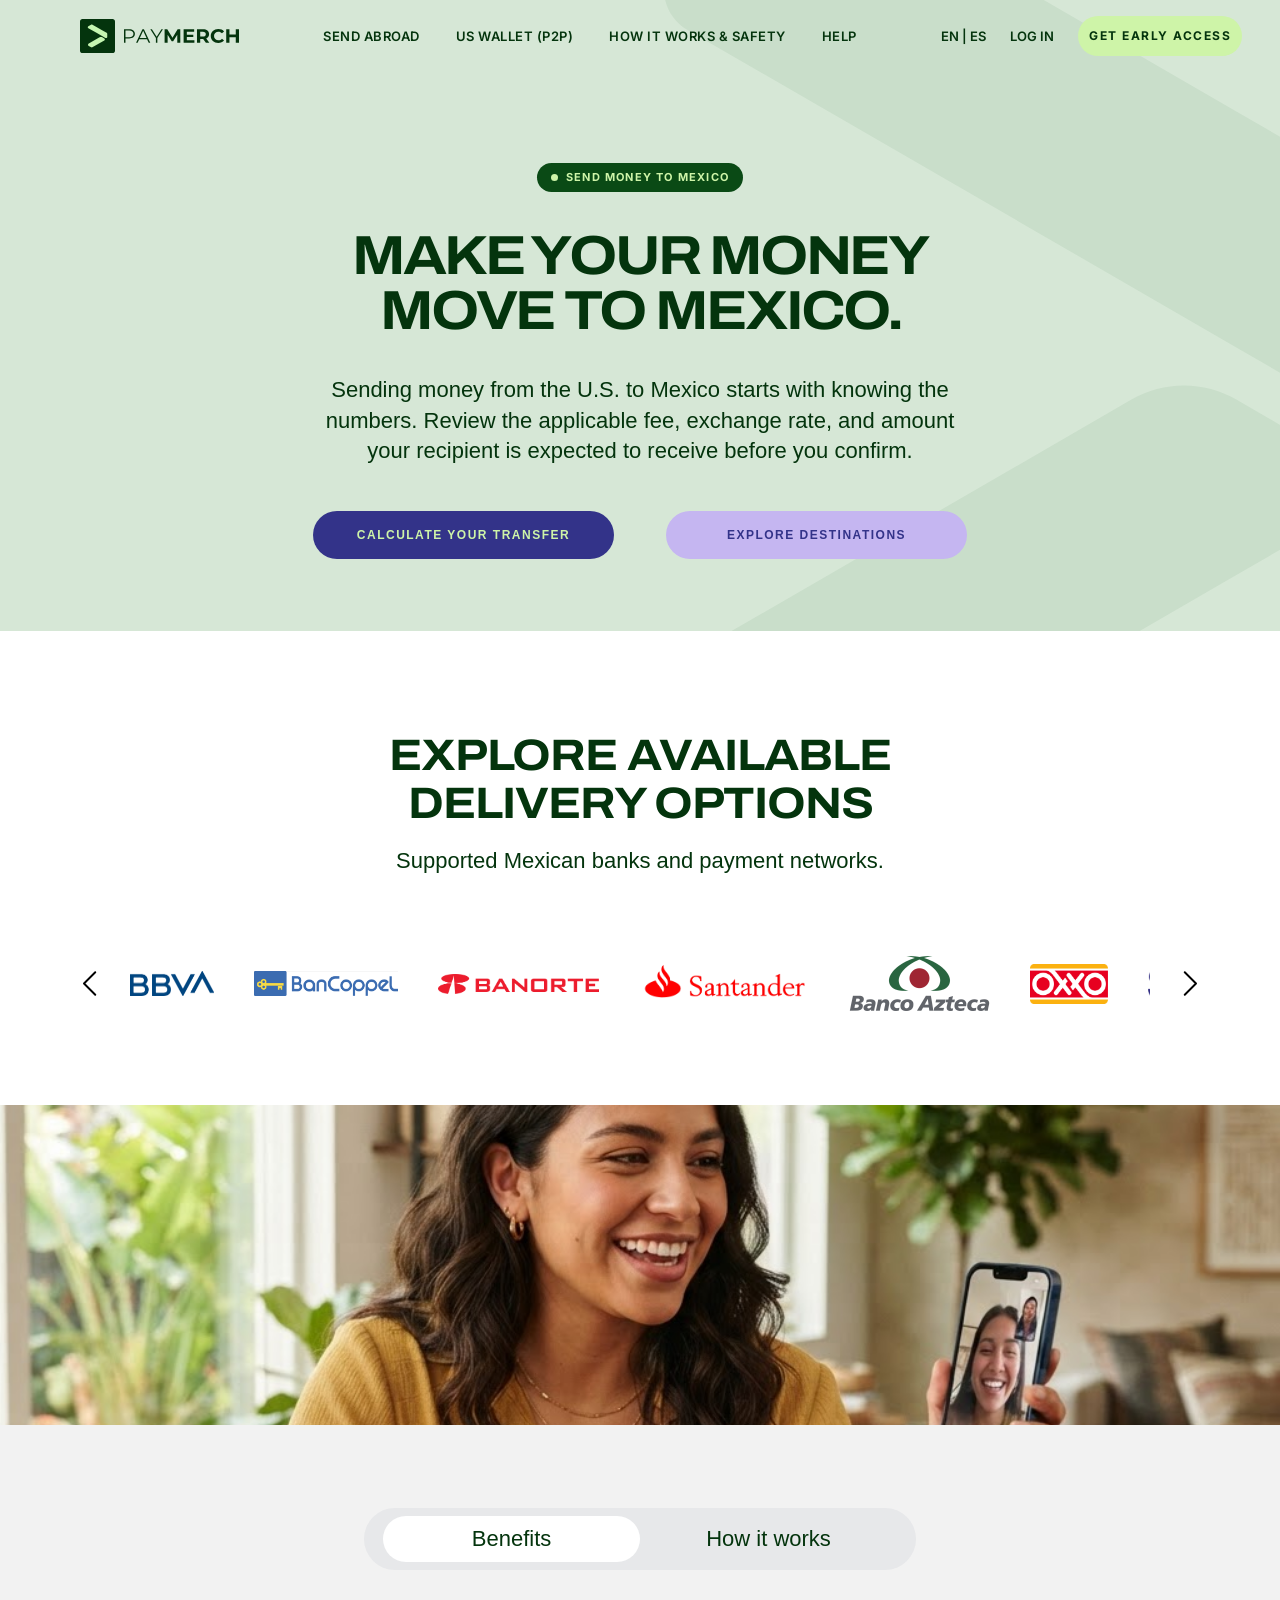
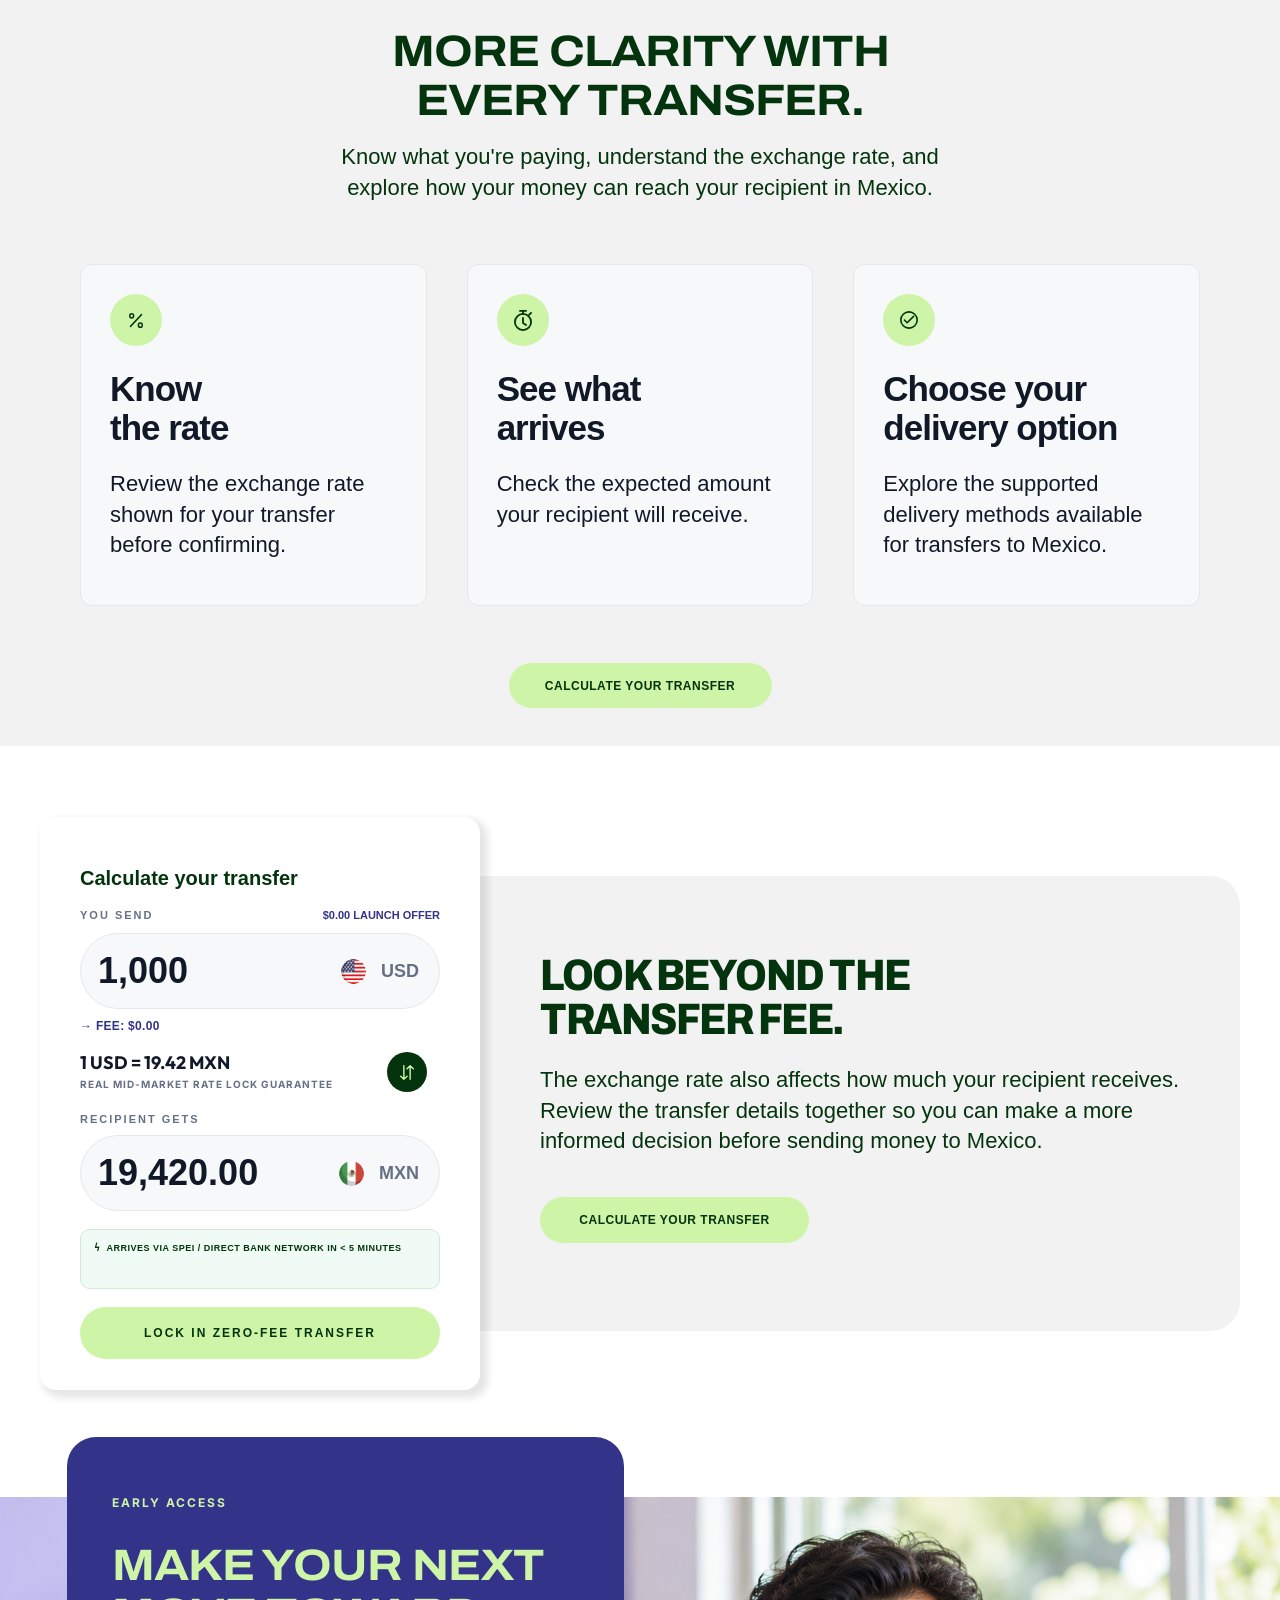
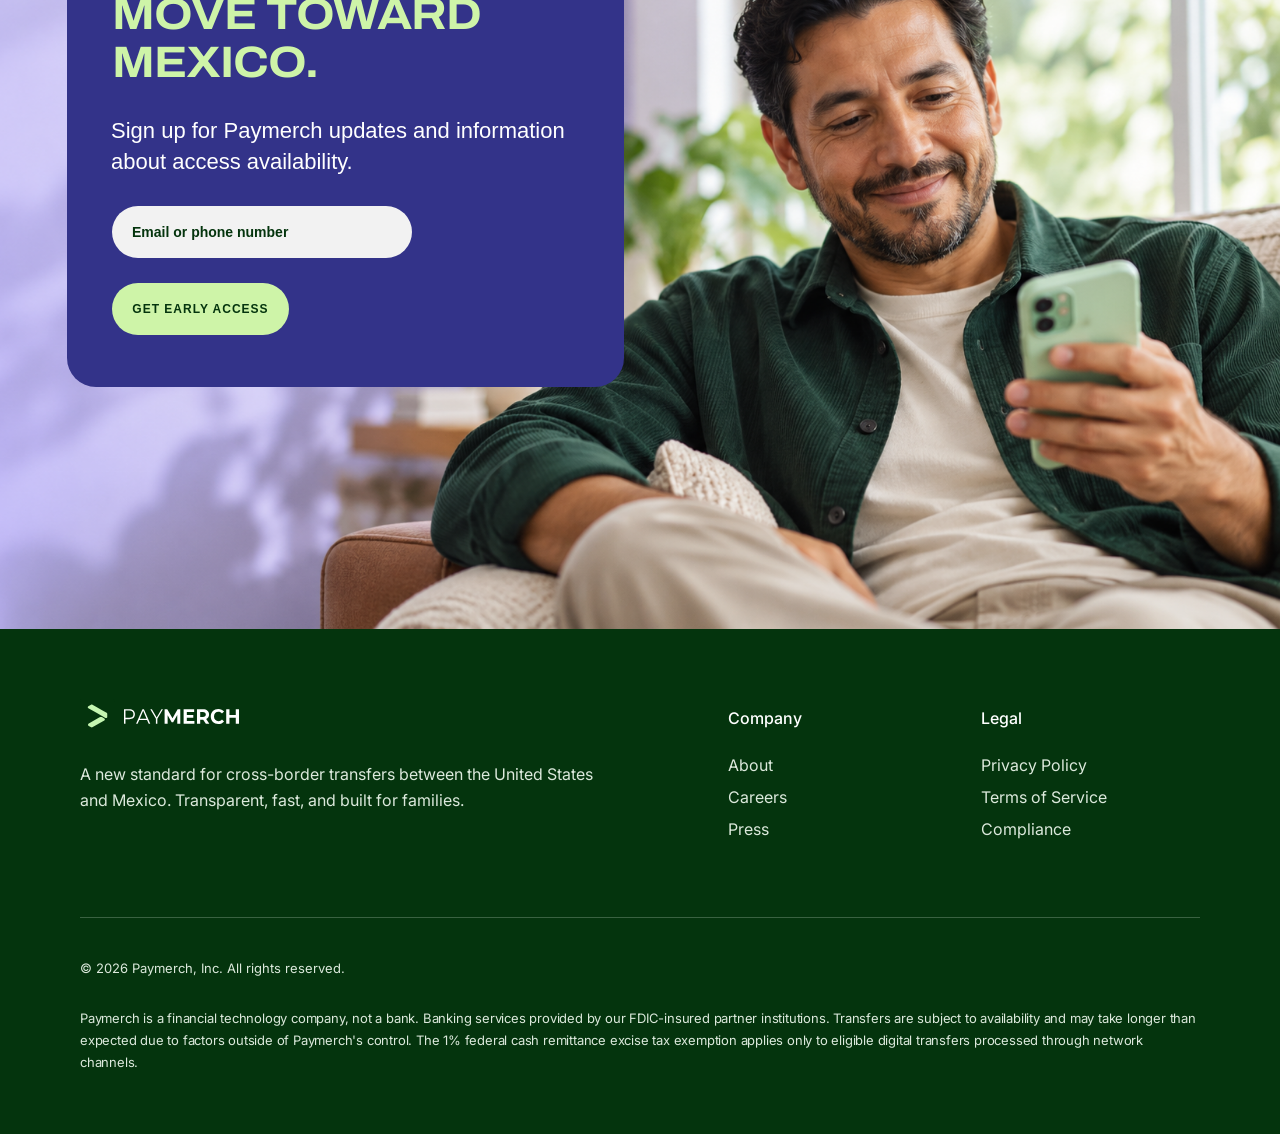
<file: preview/mexico/index.html>
<!doctype html>
<html lang="en-US">
<head>
	<meta charset="UTF-8">
	<meta name="viewport" content="width=device-width, initial-scale=1">
	<title>Send Money to Mexico &#8211; Paymerch</title>
<meta name='robots' content='max-image-preview:large' />
	<style>img:is([sizes="auto" i], [sizes^="auto," i]) { contain-intrinsic-size: 3000px 1500px }</style>
	<link rel='dns-prefetch' href='//fonts.googleapis.com' />
<link rel='preconnect' href='https://fonts.googleapis.com' />
<link href='https://fonts.gstatic.com' crossorigin rel='preconnect' />
<style id='wp-emoji-styles-inline-css'>

	img.wp-smiley, img.emoji {
		display: inline !important;
		border: none !important;
		box-shadow: none !important;
		height: 1em !important;
		width: 1em !important;
		margin: 0 0.07em !important;
		vertical-align: -0.1em !important;
		background: none !important;
		padding: 0 !important;
	}
</style>
<link rel='stylesheet' id='wp-block-library-css' href='../wp-includes/css/dist/block-library/style.min.css' media='all' />
<style id='classic-theme-styles-inline-css'>
/*! This file is auto-generated */
.wp-block-button__link{color:#fff;background-color:#32373c;border-radius:9999px;box-shadow:none;text-decoration:none;padding:calc(.667em + 2px) calc(1.333em + 2px);font-size:1.125em}.wp-block-file__button{background:#32373c;color:#fff;text-decoration:none}
</style>
<style id='global-styles-inline-css'>
:root{--wp--preset--aspect-ratio--square: 1;--wp--preset--aspect-ratio--4-3: 4/3;--wp--preset--aspect-ratio--3-4: 3/4;--wp--preset--aspect-ratio--3-2: 3/2;--wp--preset--aspect-ratio--2-3: 2/3;--wp--preset--aspect-ratio--16-9: 16/9;--wp--preset--aspect-ratio--9-16: 9/16;--wp--preset--color--black: #000000;--wp--preset--color--cyan-bluish-gray: #abb8c3;--wp--preset--color--white: #ffffff;--wp--preset--color--pale-pink: #f78da7;--wp--preset--color--vivid-red: #cf2e2e;--wp--preset--color--luminous-vivid-orange: #ff6900;--wp--preset--color--luminous-vivid-amber: #fcb900;--wp--preset--color--light-green-cyan: #7bdcb5;--wp--preset--color--vivid-green-cyan: #00d084;--wp--preset--color--pale-cyan-blue: #8ed1fc;--wp--preset--color--vivid-cyan-blue: #0693e3;--wp--preset--color--vivid-purple: #9b51e0;--wp--preset--gradient--vivid-cyan-blue-to-vivid-purple: linear-gradient(135deg,rgba(6,147,227,1) 0%,rgb(155,81,224) 100%);--wp--preset--gradient--light-green-cyan-to-vivid-green-cyan: linear-gradient(135deg,rgb(122,220,180) 0%,rgb(0,208,130) 100%);--wp--preset--gradient--luminous-vivid-amber-to-luminous-vivid-orange: linear-gradient(135deg,rgba(252,185,0,1) 0%,rgba(255,105,0,1) 100%);--wp--preset--gradient--luminous-vivid-orange-to-vivid-red: linear-gradient(135deg,rgba(255,105,0,1) 0%,rgb(207,46,46) 100%);--wp--preset--gradient--very-light-gray-to-cyan-bluish-gray: linear-gradient(135deg,rgb(238,238,238) 0%,rgb(169,184,195) 100%);--wp--preset--gradient--cool-to-warm-spectrum: linear-gradient(135deg,rgb(74,234,220) 0%,rgb(151,120,209) 20%,rgb(207,42,186) 40%,rgb(238,44,130) 60%,rgb(251,105,98) 80%,rgb(254,248,76) 100%);--wp--preset--gradient--blush-light-purple: linear-gradient(135deg,rgb(255,206,236) 0%,rgb(152,150,240) 100%);--wp--preset--gradient--blush-bordeaux: linear-gradient(135deg,rgb(254,205,165) 0%,rgb(254,45,45) 50%,rgb(107,0,62) 100%);--wp--preset--gradient--luminous-dusk: linear-gradient(135deg,rgb(255,203,112) 0%,rgb(199,81,192) 50%,rgb(65,88,208) 100%);--wp--preset--gradient--pale-ocean: linear-gradient(135deg,rgb(255,245,203) 0%,rgb(182,227,212) 50%,rgb(51,167,181) 100%);--wp--preset--gradient--electric-grass: linear-gradient(135deg,rgb(202,248,128) 0%,rgb(113,206,126) 100%);--wp--preset--gradient--midnight: linear-gradient(135deg,rgb(2,3,129) 0%,rgb(40,116,252) 100%);--wp--preset--font-size--small: 13px;--wp--preset--font-size--medium: 20px;--wp--preset--font-size--large: 36px;--wp--preset--font-size--x-large: 42px;--wp--preset--spacing--20: 0.44rem;--wp--preset--spacing--30: 0.67rem;--wp--preset--spacing--40: 1rem;--wp--preset--spacing--50: 1.5rem;--wp--preset--spacing--60: 2.25rem;--wp--preset--spacing--70: 3.38rem;--wp--preset--spacing--80: 5.06rem;--wp--preset--shadow--natural: 6px 6px 9px rgba(0, 0, 0, 0.2);--wp--preset--shadow--deep: 12px 12px 50px rgba(0, 0, 0, 0.4);--wp--preset--shadow--sharp: 6px 6px 0px rgba(0, 0, 0, 0.2);--wp--preset--shadow--outlined: 6px 6px 0px -3px rgba(255, 255, 255, 1), 6px 6px rgba(0, 0, 0, 1);--wp--preset--shadow--crisp: 6px 6px 0px rgba(0, 0, 0, 1);}:where(.is-layout-flex){gap: 0.5em;}:where(.is-layout-grid){gap: 0.5em;}body .is-layout-flex{display: flex;}.is-layout-flex{flex-wrap: wrap;align-items: center;}.is-layout-flex > :is(*, div){margin: 0;}body .is-layout-grid{display: grid;}.is-layout-grid > :is(*, div){margin: 0;}:where(.wp-block-columns.is-layout-flex){gap: 2em;}:where(.wp-block-columns.is-layout-grid){gap: 2em;}:where(.wp-block-post-template.is-layout-flex){gap: 1.25em;}:where(.wp-block-post-template.is-layout-grid){gap: 1.25em;}.has-black-color{color: var(--wp--preset--color--black) !important;}.has-cyan-bluish-gray-color{color: var(--wp--preset--color--cyan-bluish-gray) !important;}.has-white-color{color: var(--wp--preset--color--white) !important;}.has-pale-pink-color{color: var(--wp--preset--color--pale-pink) !important;}.has-vivid-red-color{color: var(--wp--preset--color--vivid-red) !important;}.has-luminous-vivid-orange-color{color: var(--wp--preset--color--luminous-vivid-orange) !important;}.has-luminous-vivid-amber-color{color: var(--wp--preset--color--luminous-vivid-amber) !important;}.has-light-green-cyan-color{color: var(--wp--preset--color--light-green-cyan) !important;}.has-vivid-green-cyan-color{color: var(--wp--preset--color--vivid-green-cyan) !important;}.has-pale-cyan-blue-color{color: var(--wp--preset--color--pale-cyan-blue) !important;}.has-vivid-cyan-blue-color{color: var(--wp--preset--color--vivid-cyan-blue) !important;}.has-vivid-purple-color{color: var(--wp--preset--color--vivid-purple) !important;}.has-black-background-color{background-color: var(--wp--preset--color--black) !important;}.has-cyan-bluish-gray-background-color{background-color: var(--wp--preset--color--cyan-bluish-gray) !important;}.has-white-background-color{background-color: var(--wp--preset--color--white) !important;}.has-pale-pink-background-color{background-color: var(--wp--preset--color--pale-pink) !important;}.has-vivid-red-background-color{background-color: var(--wp--preset--color--vivid-red) !important;}.has-luminous-vivid-orange-background-color{background-color: var(--wp--preset--color--luminous-vivid-orange) !important;}.has-luminous-vivid-amber-background-color{background-color: var(--wp--preset--color--luminous-vivid-amber) !important;}.has-light-green-cyan-background-color{background-color: var(--wp--preset--color--light-green-cyan) !important;}.has-vivid-green-cyan-background-color{background-color: var(--wp--preset--color--vivid-green-cyan) !important;}.has-pale-cyan-blue-background-color{background-color: var(--wp--preset--color--pale-cyan-blue) !important;}.has-vivid-cyan-blue-background-color{background-color: var(--wp--preset--color--vivid-cyan-blue) !important;}.has-vivid-purple-background-color{background-color: var(--wp--preset--color--vivid-purple) !important;}.has-black-border-color{border-color: var(--wp--preset--color--black) !important;}.has-cyan-bluish-gray-border-color{border-color: var(--wp--preset--color--cyan-bluish-gray) !important;}.has-white-border-color{border-color: var(--wp--preset--color--white) !important;}.has-pale-pink-border-color{border-color: var(--wp--preset--color--pale-pink) !important;}.has-vivid-red-border-color{border-color: var(--wp--preset--color--vivid-red) !important;}.has-luminous-vivid-orange-border-color{border-color: var(--wp--preset--color--luminous-vivid-orange) !important;}.has-luminous-vivid-amber-border-color{border-color: var(--wp--preset--color--luminous-vivid-amber) !important;}.has-light-green-cyan-border-color{border-color: var(--wp--preset--color--light-green-cyan) !important;}.has-vivid-green-cyan-border-color{border-color: var(--wp--preset--color--vivid-green-cyan) !important;}.has-pale-cyan-blue-border-color{border-color: var(--wp--preset--color--pale-cyan-blue) !important;}.has-vivid-cyan-blue-border-color{border-color: var(--wp--preset--color--vivid-cyan-blue) !important;}.has-vivid-purple-border-color{border-color: var(--wp--preset--color--vivid-purple) !important;}.has-vivid-cyan-blue-to-vivid-purple-gradient-background{background: var(--wp--preset--gradient--vivid-cyan-blue-to-vivid-purple) !important;}.has-light-green-cyan-to-vivid-green-cyan-gradient-background{background: var(--wp--preset--gradient--light-green-cyan-to-vivid-green-cyan) !important;}.has-luminous-vivid-amber-to-luminous-vivid-orange-gradient-background{background: var(--wp--preset--gradient--luminous-vivid-amber-to-luminous-vivid-orange) !important;}.has-luminous-vivid-orange-to-vivid-red-gradient-background{background: var(--wp--preset--gradient--luminous-vivid-orange-to-vivid-red) !important;}.has-very-light-gray-to-cyan-bluish-gray-gradient-background{background: var(--wp--preset--gradient--very-light-gray-to-cyan-bluish-gray) !important;}.has-cool-to-warm-spectrum-gradient-background{background: var(--wp--preset--gradient--cool-to-warm-spectrum) !important;}.has-blush-light-purple-gradient-background{background: var(--wp--preset--gradient--blush-light-purple) !important;}.has-blush-bordeaux-gradient-background{background: var(--wp--preset--gradient--blush-bordeaux) !important;}.has-luminous-dusk-gradient-background{background: var(--wp--preset--gradient--luminous-dusk) !important;}.has-pale-ocean-gradient-background{background: var(--wp--preset--gradient--pale-ocean) !important;}.has-electric-grass-gradient-background{background: var(--wp--preset--gradient--electric-grass) !important;}.has-midnight-gradient-background{background: var(--wp--preset--gradient--midnight) !important;}.has-small-font-size{font-size: var(--wp--preset--font-size--small) !important;}.has-medium-font-size{font-size: var(--wp--preset--font-size--medium) !important;}.has-large-font-size{font-size: var(--wp--preset--font-size--large) !important;}.has-x-large-font-size{font-size: var(--wp--preset--font-size--x-large) !important;}
:where(.wp-block-post-template.is-layout-flex){gap: 1.25em;}:where(.wp-block-post-template.is-layout-grid){gap: 1.25em;}
:where(.wp-block-columns.is-layout-flex){gap: 2em;}:where(.wp-block-columns.is-layout-grid){gap: 2em;}
:root :where(.wp-block-pullquote){font-size: 1.5em;line-height: 1.6;}
</style>
<link rel='stylesheet' id='paymerch-figma-fonts-css' href='https://fonts.googleapis.com/css2?family=Archivo:wdth,wght@62..125,500..800&#038;family=Inter:wght@400;600;700&#038;family=Outfit:wght@700&#038;display=swap' media='all' />
<link rel='stylesheet' id='paymerch-figma-css' href='../wp-content/themes/paymerch-figma/style.css' media='all' />
<script src="../wp-content/themes/paymerch-figma/assets/js/main.js" id="paymerch-figma-js" defer data-wp-strategy="defer"></script>
<meta name="generator" content="WordPress 6.8.3" />
<link rel="canonical" href="./" />
</head>
<body class="wp-singular page-template page-template-page-templates page-template-mexico page-template-page-templatesmexico-php page page-id-5 wp-embed-responsive wp-theme-paymerch-figma pm-variant-sage">
<a class="screen-reader-text pm-skip" href="#main">Skip to content</a>

<header class="pm-header pm-header--sage pm-header--overlay">
	<div class="pm-container pm-header__inner">
		<a class="pm-logo" href="../" rel="home" aria-label="Paymerch">
							<img class="pm-logo__mark" src="../wp-content/themes/paymerch-figma/assets/img/logo-mark.svg" alt="" width="34.5043" height="34">
				<img class="pm-logo__word" src="../wp-content/themes/paymerch-figma/assets/img/logo-wordmark.svg" alt="" width="115.382" height="14.2543">
					</a>

		<button class="pm-menu-toggle" type="button" aria-expanded="false" aria-controls="pm-menu" data-pm-menu-toggle>
			<span class="screen-reader-text">Menu</span>
			<span class="pm-menu-toggle__bar" aria-hidden="true"></span>
		</button>

		<div class="pm-menu" id="pm-menu">
			<nav class="pm-nav" aria-label="Main">
				<ul class="pm-nav__list"><li><a href="../send-abroad/">SEND ABROAD</a></li><li><a href="../us-wallet/">US WALLET (P2P)</a></li><li><a href="../#how-it-works">HOW IT WORKS &amp; SAFETY</a></li><li><a href="#footer">HELP</a></li></ul>			</nav>

			<div class="pm-header__right">
				<span class="pm-lang">
					<a href="../" aria-current="true">EN</a> | <a href="#" hreflang="es">ES</a>
				</span>
				<a class="pm-header__login" href="#">LOG IN</a>
				<a class="pm-btn pm-btn--lime pm-header__cta" href="../#early-access">GET EARLY ACCESS</a>
			</div>
		</div>
	</div>
</header>

<main id="main" class="pm-main">
<section class="pm-shero">
	<img class="pm-shero__shape" src="../wp-content/themes/paymerch-figma/assets/img/hero-shape-green.svg" alt="" width="769" height="928.466" aria-hidden="true">
	<div class="pm-container pm-shero__inner">
		<p class="pm-badge"><span class="pm-badge__dot" aria-hidden="true"></span>SEND MONEY TO MEXICO</p>
		<h1 class="pm-shero__title pm-shero__title--wide">Make your money move to Mexico.</h1>
		<p class="pm-shero__text">Sending money from the U.S. to Mexico starts with knowing the numbers. Review the applicable fee, exchange rate, and amount your recipient is expected to receive before you confirm.</p>
		<div class="pm-shero__actions">
			<a class="pm-btn pm-btn--pill pm-btn--indigo-lime" href="#calculator">Calculate your transfer</a>
			<a class="pm-btn pm-btn--pill pm-btn--lavender" href="../send-abroad/#destinations">Explore destinations</a>
		</div>
	</div>
</section>

<!-- Explore available delivery options (bank carousel) -->
<section class="pm-banks pm-banks--mexico">
	<div class="pm-container">
		<h2 class="pm-h2 pm-banks__title">Explore available delivery options</h2>
		<p class="pm-lead pm-banks__lead">Supported Mexican banks and payment networks.</p>
	</div>
	<div class="pm-banks__carousel" data-pm-carousel>
		<button class="pm-banks__arrow pm-banks__arrow--prev" type="button" data-pm-prev aria-label="Previous">
			<img src="../wp-content/themes/paymerch-figma/assets/img/icons/chevron-left.svg" alt="" width="45" height="45">
		</button>
		<ul class="pm-banks__track" data-pm-track>
							<li class="pm-banks__item">
					<img class="pm-banks__logo " src="../wp-content/themes/paymerch-figma/assets/img/banks/bbva.png" alt="BBVA" width="84" height="25" loading="lazy">
				</li>
							<li class="pm-banks__item">
					<img class="pm-banks__logo " src="../wp-content/themes/paymerch-figma/assets/img/banks/bancoppel.png" alt="BanCoppel" width="144" height="25" loading="lazy">
				</li>
							<li class="pm-banks__item">
					<img class="pm-banks__logo " src="../wp-content/themes/paymerch-figma/assets/img/banks/banorte.png" alt="Banorte" width="161" height="20" loading="lazy">
				</li>
							<li class="pm-banks__item">
					<img class="pm-banks__logo " src="../wp-content/themes/paymerch-figma/assets/img/banks/santander.png" alt="Santander" width="170" height="60" loading="lazy">
				</li>
							<li class="pm-banks__item">
					<img class="pm-banks__logo " src="../wp-content/themes/paymerch-figma/assets/img/banks/banco-azteca.png" alt="Banco Azteca" width="141" height="57" loading="lazy">
				</li>
							<li class="pm-banks__item">
					<img class="pm-banks__logo pm-banks__logo--mirror" src="../wp-content/themes/paymerch-figma/assets/img/banks/oxxo.png" alt="OXXO" width="78" height="40" loading="lazy">
				</li>
							<li class="pm-banks__item">
					<img class="pm-banks__logo " src="../wp-content/themes/paymerch-figma/assets/img/banks/spei.png" alt="SPEI" width="98" height="33" loading="lazy">
				</li>
					</ul>
		<button class="pm-banks__arrow pm-banks__arrow--next" type="button" data-pm-next aria-label="Next">
			<img src="../wp-content/themes/paymerch-figma/assets/img/icons/chevron-right.svg" alt="" width="45" height="45">
		</button>
	</div>
</section>

<img class="pm-editorial" src="../wp-content/themes/paymerch-figma/assets/img/editorial-mx.jpg" alt="" width="1440" height="320" loading="lazy" style="object-position: 50% 41.95%">

<!-- More clarity with every transfer (Benefits / How it works tabs) -->
<section class="pm-clarity">
	<div class="pm-container">
		<div class="pm-tabs" role="tablist" aria-label="More clarity with every transfer" data-pm-tabs>
			<button class="pm-tabs__tab" type="button" role="tab" id="pm-tab-benefits" aria-controls="pm-panel-benefits" aria-selected="true">Benefits</button>
			<button class="pm-tabs__tab" type="button" role="tab" id="pm-tab-how" aria-controls="pm-panel-how" aria-selected="false" tabindex="-1">How it works</button>
		</div>
		<h2 class="pm-h2 pm-clarity__title">More clarity with every transfer.</h2>
		<p class="pm-lead pm-clarity__lead">Know what you&#039;re paying, understand the exchange rate, and explore how your money can reach your recipient in Mexico.</p>

		<div class="pm-clarity__panel" role="tabpanel" id="pm-panel-benefits" aria-labelledby="pm-tab-benefits">
			<ul class="pm-adv">
									<li class="pm-adv__card">
						<span class="pm-adv__icon"><img src="../wp-content/themes/paymerch-figma/assets/img/icons/percent.svg" alt="" width="14.8333" height="14.8333"></span>
						<h3 class="pm-adv__title">Know<br>the rate</h3>
						<p class="pm-adv__text">Review the exchange rate shown for your transfer before confirming.</p>
					</li>
									<li class="pm-adv__card">
						<span class="pm-adv__icon"><img src="../wp-content/themes/paymerch-figma/assets/img/icons/clock.svg" alt="" width="17.8" height="20.8"></span>
						<h3 class="pm-adv__title">See what<br>arrives</h3>
						<p class="pm-adv__text">Check the expected amount your recipient will receive.</p>
					</li>
									<li class="pm-adv__card">
						<span class="pm-adv__icon"><img src="../wp-content/themes/paymerch-figma/assets/img/icons/check.svg" alt="" width="18.15" height="18.15"></span>
						<h3 class="pm-adv__title">Choose your delivery option</h3>
						<p class="pm-adv__text">Explore the supported delivery methods available for transfers to Mexico.</p>
					</li>
							</ul>
		</div>
		<div class="pm-clarity__panel" role="tabpanel" id="pm-panel-how" aria-labelledby="pm-tab-how" hidden>
			<ol class="pm-howto pm-howto--cards">
			<li class="pm-howto__step">
			<span class="pm-howto__num">
				<img src="../wp-content/themes/paymerch-figma/assets/img/icons/step-circle.svg" alt="" width="51" height="45">
				<span>1</span>
			</span>
			<h3 class="pm-howto__title">Set up your transfer</h3>
			<p class="pm-howto__text">Choose your destination and enter the amount you want to send.</p>
		</li>
			<li class="pm-howto__step">
			<span class="pm-howto__num">
				<img src="../wp-content/themes/paymerch-figma/assets/img/icons/step-circle.svg" alt="" width="51" height="45">
				<span>2</span>
			</span>
			<h3 class="pm-howto__title">Add recipient details</h3>
			<p class="pm-howto__text">Provide the information required for your selected delivery method.</p>
		</li>
			<li class="pm-howto__step">
			<span class="pm-howto__num">
				<img src="../wp-content/themes/paymerch-figma/assets/img/icons/step-circle-alt.svg" alt="" width="51.15" height="45">
				<span>3</span>
			</span>
			<h3 class="pm-howto__title">Review and confirm</h3>
			<p class="pm-howto__text">Check your transfer details before submitting your transaction.</p>
		</li>
	</ol>
		</div>

		<a class="pm-btn pm-btn--lime pm-clarity__btn" href="#calculator">Calculate your transfer</a>
	</div>
</section>

<!-- Look beyond the transfer fee (calculator + copy) -->
<section class="pm-beyond" id="calculator">
	<div class="pm-beyond__inner">
		<div class="pm-beyond__card" aria-hidden="true"></div>
		<div class="pm-beyond__calc">	<form class="pm-calc pm-calc--card" id="pm-calc-1" data-pm-calc data-corridor="MXN" data-fee="0" data-corridors="{&quot;MXN&quot;:{&quot;rate&quot;:19.42,&quot;flag&quot;:&quot;..\/wp-content\/themes\/paymerch-figma\/assets\/img\/flag-mx.png&quot;,&quot;country&quot;:&quot;Mexico&quot;,&quot;delivery&quot;:&quot;ARRIVES VIA SPEI \/ DIRECT BANK NETWORK IN &lt; 5 MINUTES&quot;},&quot;COP&quot;:{&quot;rate&quot;:3950,&quot;flag&quot;:&quot;..\/wp-content\/themes\/paymerch-figma\/assets\/img\/flag-co.png&quot;,&quot;country&quot;:&quot;Colombia&quot;,&quot;delivery&quot;:&quot;ARRIVES VIA DIRECT BANK NETWORK IN COLOMBIA&quot;}}">
		<h2 class="pm-calc__title">Calculate your transfer</h2>

		<div class="pm-calc__row">
			<label class="pm-calc__label" for="pm-calc-1-send">YOU SEND</label>
			<span class="pm-calc__offer">$0.00 LAUNCH OFFER</span>
		</div>
		<div class="pm-calc__field">
			<input class="pm-calc__amount" id="pm-calc-1-send" type="text" inputmode="decimal" autocomplete="off" value="1,000" data-pm-send>
			<img class="pm-calc__flag" src="../wp-content/themes/paymerch-figma/assets/img/flag-us.png" alt="" width="25" height="25">
			<span class="pm-calc__ccy">USD</span>
		</div>

		<p class="pm-calc__fee">→ FEE: $0.00</p>
		<div class="pm-calc__rate">
			<div>
				<p class="pm-calc__rate-value" data-pm-rate>1 USD = 19.42 MXN</p>
				<p class="pm-calc__rate-note">REAL MID-MARKET RATE LOCK GUARANTEE</p>
			</div>
			<button class="pm-calc__toggle" type="button" data-pm-toggle aria-label="Switch destination currency">
				<img src="../wp-content/themes/paymerch-figma/assets/img/icon-swap.svg" alt="" width="13.35" height="14.85">
			</button>
		</div>

		<label class="pm-calc__label" for="pm-calc-1-receive">RECIPIENT GETS</label>
		<div class="pm-calc__field">
			<input class="pm-calc__amount" id="pm-calc-1-receive" type="text" inputmode="decimal" autocomplete="off" value="19,420.00" data-pm-receive>
			<img class="pm-calc__flag" src="../wp-content/themes/paymerch-figma/assets/img/flag-mx.png" alt="" width="25" height="25" data-pm-flag>
			<span class="pm-calc__ccy" data-pm-ccy>MXN</span>
		</div>

		<p class="pm-calc__delivery" data-pm-delivery>ϟ&nbsp; ARRIVES VIA SPEI / DIRECT BANK NETWORK IN &lt; 5 MINUTES</p>

		<a class="pm-btn pm-btn--lime pm-calc__cta" href="#early-access">LOCK IN ZERO-FEE TRANSFER</a>
	</form>
	</div>
		<div class="pm-beyond__copy">
			<h2 class="pm-h2 pm-h2--hakter">Look beyond the transfer fee.</h2>
			<p class="pm-lead">The exchange rate also affects how much your recipient receives. Review the transfer details together so you can make a more informed decision before sending money to Mexico.</p>
			<a class="pm-btn pm-btn--lime pm-beyond__btn" href="#calculator" data-pm-focus-calc>Calculate your transfer</a>
		</div>
	</div>
</section>

<section class="pm-early" id="early-access">
	<img class="pm-early__photo" src="../wp-content/themes/paymerch-figma/assets/img/early-access-man.png" alt="Man smiling at his phone" width="1672" height="941" loading="lazy">
	<div class="pm-early__card">
		<p class="pm-eyebrow">EARLY ACCESS</p>
		<h2 class="pm-h2 pm-early__title">Make your next move toward Mexico.</h2>
		<p class="pm-lead pm-early__text">Sign up for Paymerch updates and information about access availability.</p>
		<form onsubmit="return false" class="pm-early__form" method="post" action="../wp-admin/admin-post.php">
			<input type="hidden" name="action" value="pmf_waitlist">
			<input type="hidden" id="pmf_nonce" name="pmf_nonce" value="fe3a4ad7e4" /><input type="hidden" name="_wp_http_referer" value="/mexico/" />			<label class="screen-reader-text" for="pm-early-contact">Email or phone number</label>
			<input class="pm-input" id="pm-early-contact" name="contact" type="text" required autocomplete="email" placeholder="Email or phone number">
			<button class="pm-btn pm-btn--lime pm-early__btn" type="submit">Get early access</button>
					</form>
	</div>
</section>
</main>

<footer class="pm-sfooter" id="footer">
	<div class="pm-container pm-sfooter__grid">
		<div class="pm-sfooter__brand">
			<a class="pm-logo" href="../" rel="home" aria-label="Paymerch">
				<img class="pm-logo__mark" src="../wp-content/themes/paymerch-figma/assets/img/logo-mark.svg" alt="" width="34.5043" height="34">
				<img class="pm-logo__word" src="../wp-content/themes/paymerch-figma/assets/img/logo-wordmark-light.svg" alt="" width="115.382" height="14.2543">
			</a>
			<p class="pm-sfooter__about">A new standard for cross-border transfers between the United States and Mexico. Transparent, fast, and built for families.</p>
		</div>
		<div class="pm-sfooter__col">
			<h2 class="pm-sfooter__heading">Company</h2>
			<ul>
				<li><a href="#">About</a></li>
				<li><a href="#">Careers</a></li>
				<li><a href="#">Press</a></li>
			</ul>
		</div>
		<div class="pm-sfooter__col">
			<h2 class="pm-sfooter__heading">Legal</h2>
			<ul>
				<li><a href="#">Privacy Policy</a></li>
				<li><a href="#">Terms of Service</a></li>
				<li><a href="#">Compliance</a></li>
			</ul>
		</div>
	</div>
	<div class="pm-container">
		<hr class="pm-sfooter__rule">
		<p class="pm-sfooter__small">© 2026 Paymerch, Inc. All rights reserved.</p>
		<p class="pm-sfooter__small pm-sfooter__notice">Paymerch is a financial technology company, not a bank. Banking services provided by our FDIC-insured partner institutions. Transfers are subject to availability and may take longer than expected due to factors outside of Paymerch&#039;s control. The 1% federal cash remittance excise tax exemption applies only to eligible digital transfers processed through network channels.</p>
	</div>
</footer>

<script type="speculationrules">
{"prefetch":[{"source":"document","where":{"and":[{"href_matches":"\/*"},{"not":{"href_matches":["\/wp-*.php","\/wp-admin\/*","\/wp-content\/uploads\/*","\/wp-content\/*","\/wp-content\/plugins\/*","\/wp-content\/themes\/paymerch-figma\/*","\/*\\?(.+)"]}},{"not":{"selector_matches":"a[rel~=\"nofollow\"]"}},{"not":{"selector_matches":".no-prefetch, .no-prefetch a"}}]},"eagerness":"conservative"}]}
</script>
</body>
</html>
</file>
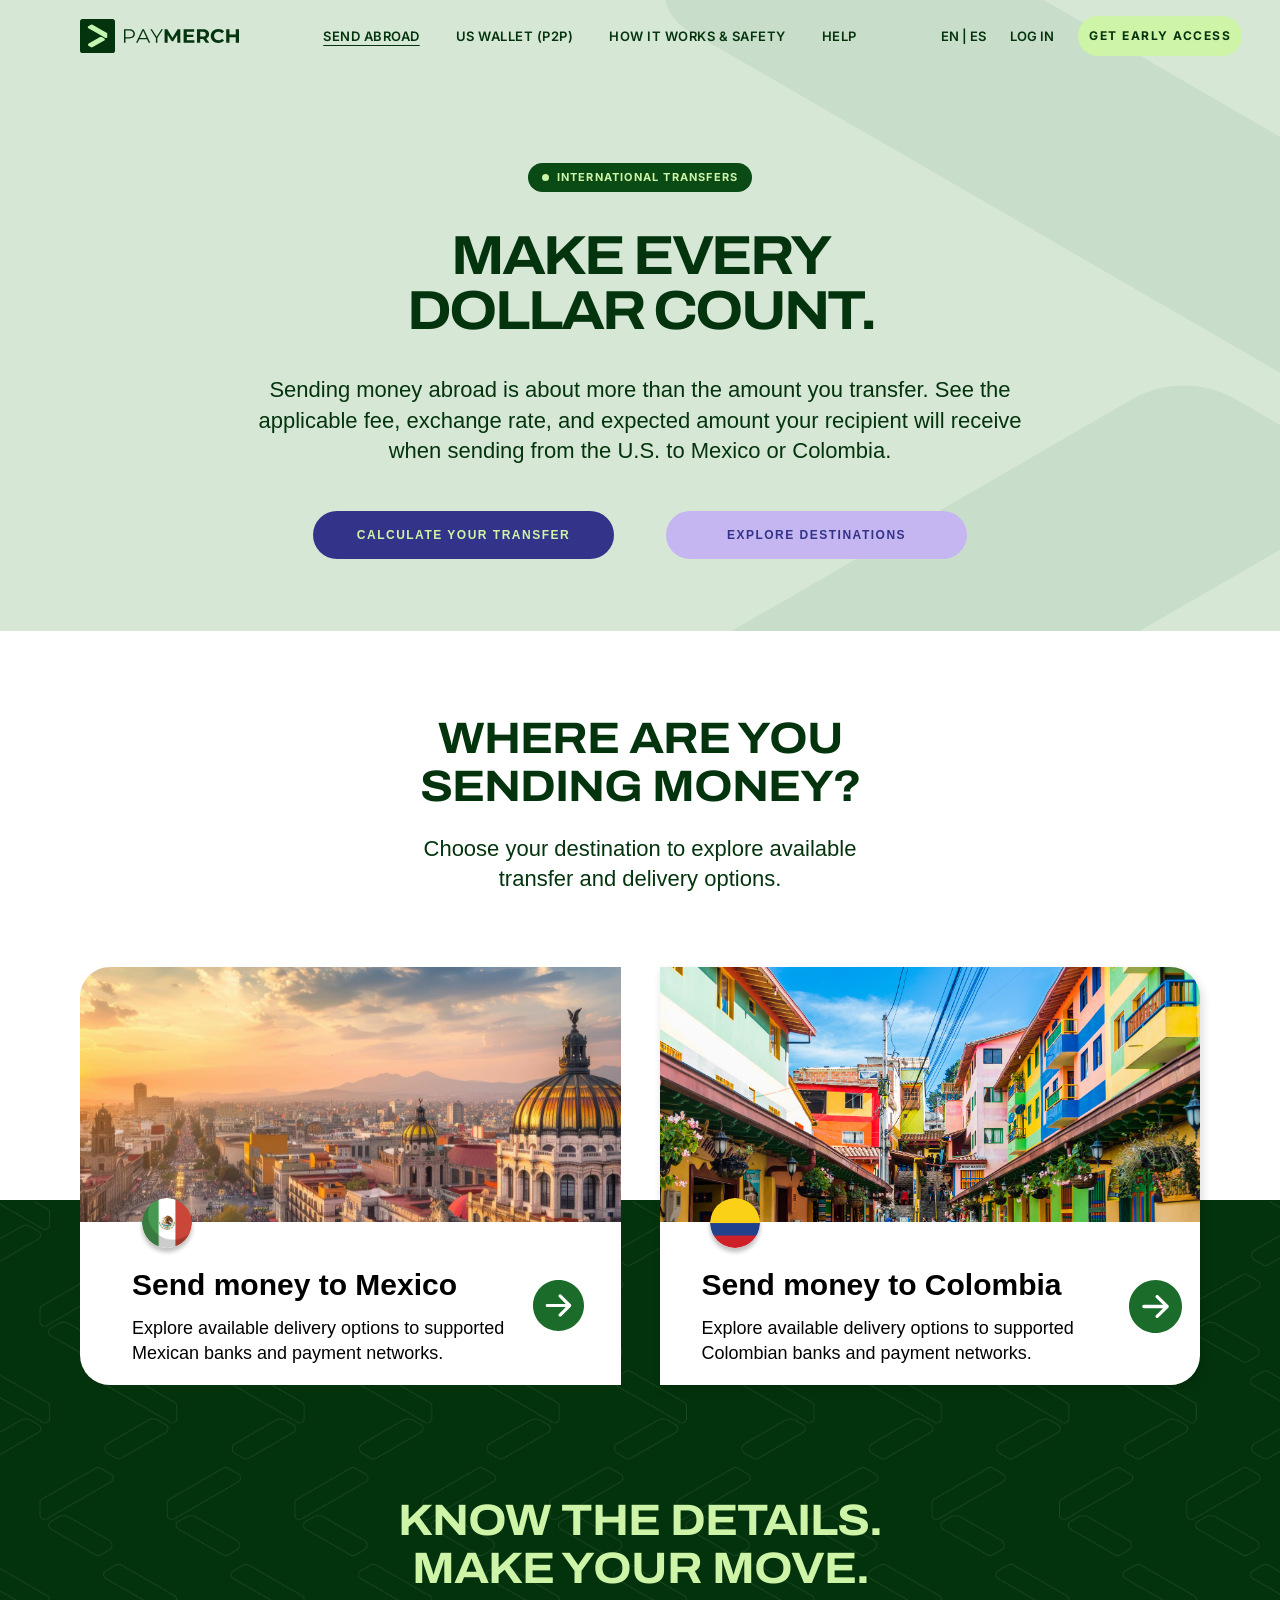
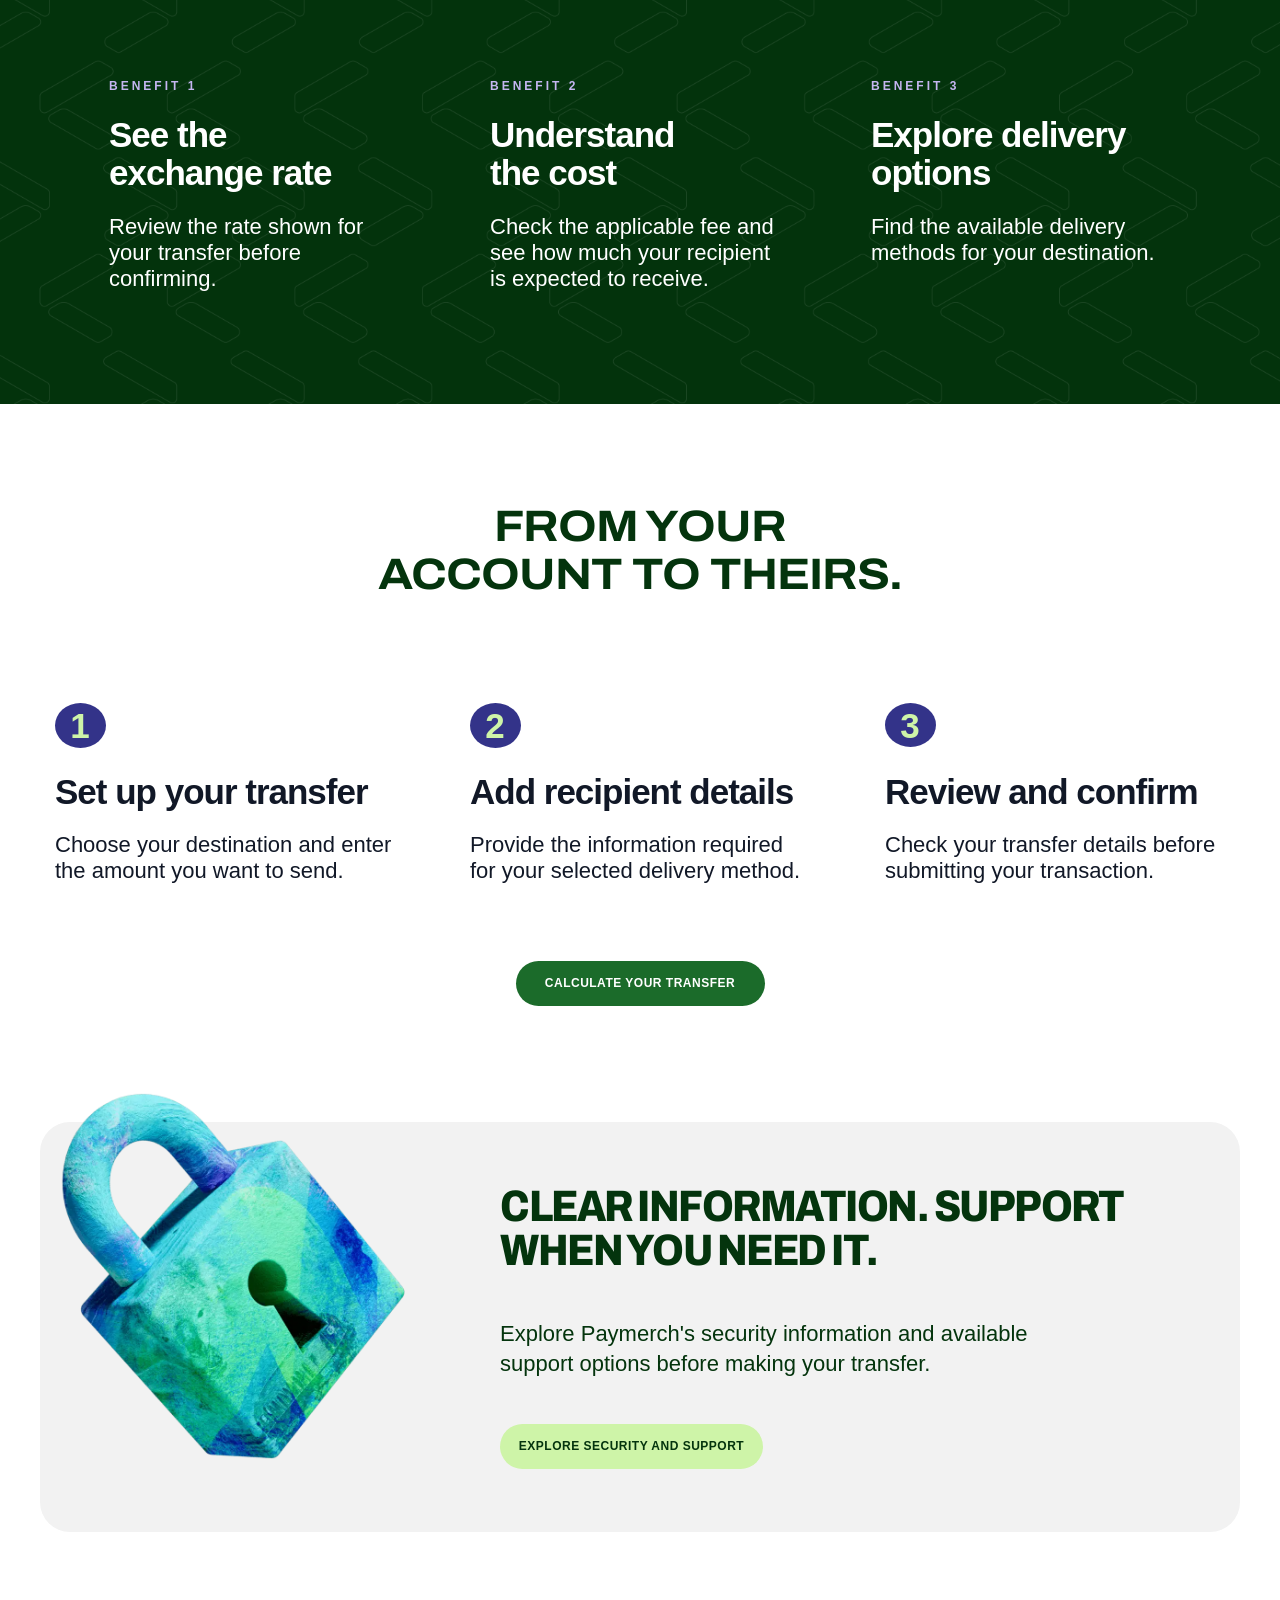
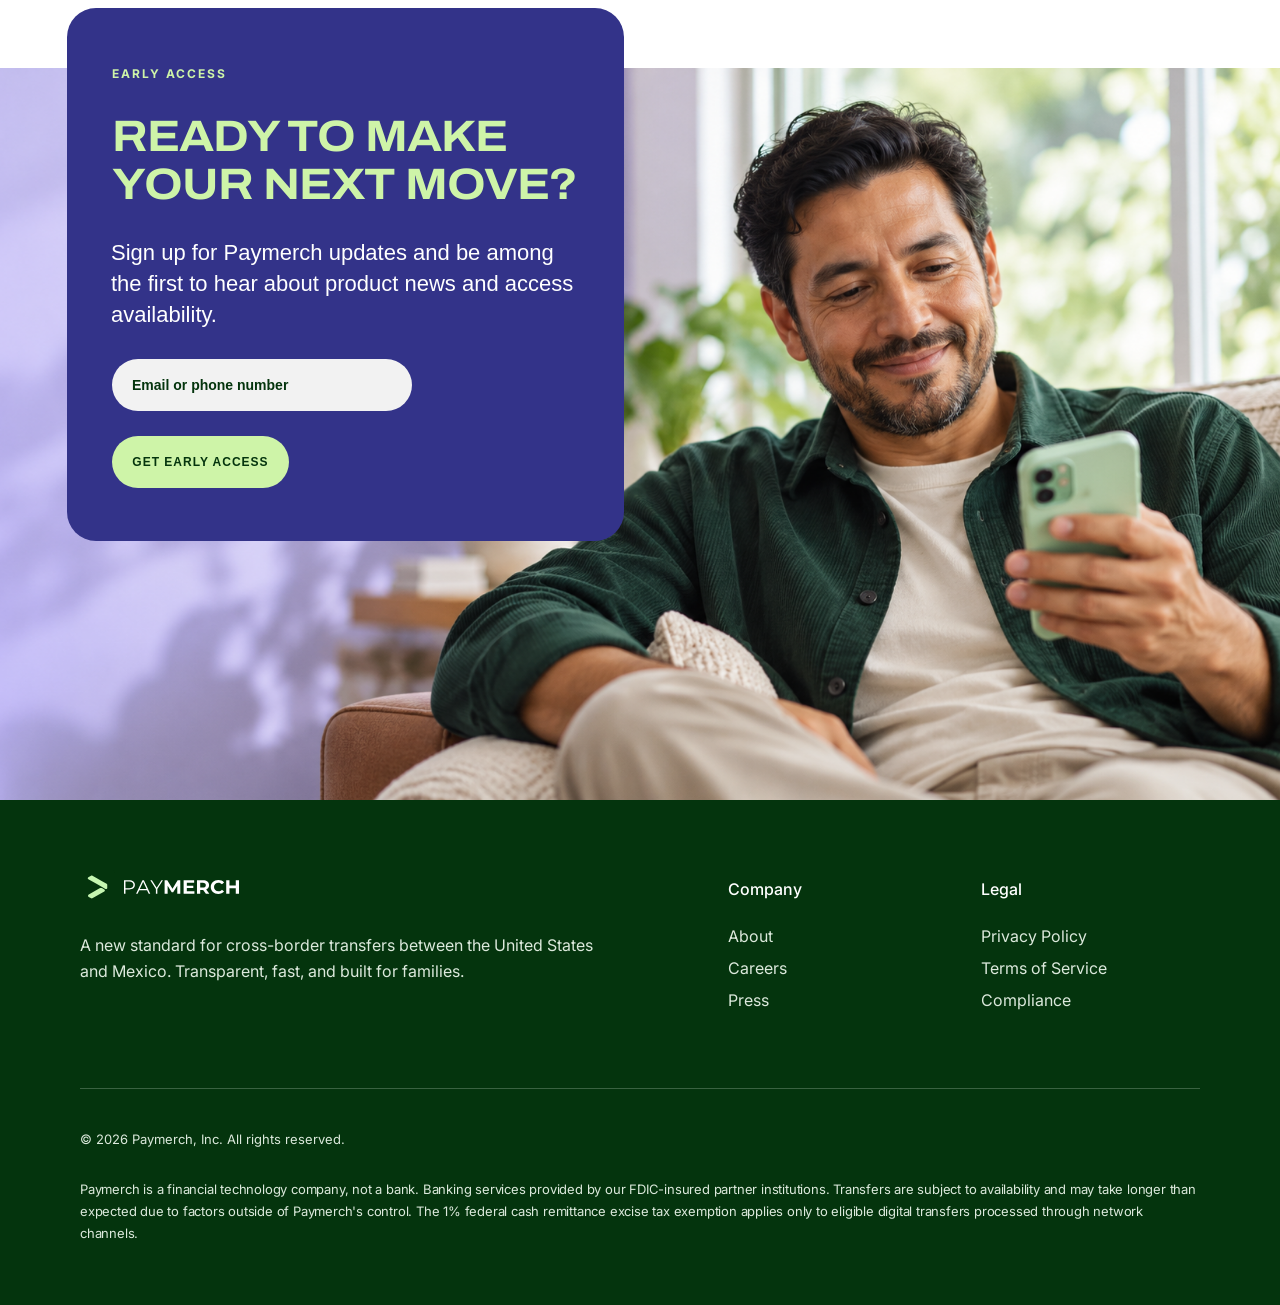
<file: preview/send-abroad/index.html>
<!doctype html>
<html lang="en-US">
<head>
	<meta charset="UTF-8">
	<meta name="viewport" content="width=device-width, initial-scale=1">
	<title>Send Abroad &#8211; Paymerch</title>
<meta name='robots' content='max-image-preview:large' />
	<style>img:is([sizes="auto" i], [sizes^="auto," i]) { contain-intrinsic-size: 3000px 1500px }</style>
	<link rel='dns-prefetch' href='//fonts.googleapis.com' />
<link rel='preconnect' href='https://fonts.googleapis.com' />
<link href='https://fonts.gstatic.com' crossorigin rel='preconnect' />
<style id='wp-emoji-styles-inline-css'>

	img.wp-smiley, img.emoji {
		display: inline !important;
		border: none !important;
		box-shadow: none !important;
		height: 1em !important;
		width: 1em !important;
		margin: 0 0.07em !important;
		vertical-align: -0.1em !important;
		background: none !important;
		padding: 0 !important;
	}
</style>
<link rel='stylesheet' id='wp-block-library-css' href='../wp-includes/css/dist/block-library/style.min.css' media='all' />
<style id='classic-theme-styles-inline-css'>
/*! This file is auto-generated */
.wp-block-button__link{color:#fff;background-color:#32373c;border-radius:9999px;box-shadow:none;text-decoration:none;padding:calc(.667em + 2px) calc(1.333em + 2px);font-size:1.125em}.wp-block-file__button{background:#32373c;color:#fff;text-decoration:none}
</style>
<style id='global-styles-inline-css'>
:root{--wp--preset--aspect-ratio--square: 1;--wp--preset--aspect-ratio--4-3: 4/3;--wp--preset--aspect-ratio--3-4: 3/4;--wp--preset--aspect-ratio--3-2: 3/2;--wp--preset--aspect-ratio--2-3: 2/3;--wp--preset--aspect-ratio--16-9: 16/9;--wp--preset--aspect-ratio--9-16: 9/16;--wp--preset--color--black: #000000;--wp--preset--color--cyan-bluish-gray: #abb8c3;--wp--preset--color--white: #ffffff;--wp--preset--color--pale-pink: #f78da7;--wp--preset--color--vivid-red: #cf2e2e;--wp--preset--color--luminous-vivid-orange: #ff6900;--wp--preset--color--luminous-vivid-amber: #fcb900;--wp--preset--color--light-green-cyan: #7bdcb5;--wp--preset--color--vivid-green-cyan: #00d084;--wp--preset--color--pale-cyan-blue: #8ed1fc;--wp--preset--color--vivid-cyan-blue: #0693e3;--wp--preset--color--vivid-purple: #9b51e0;--wp--preset--gradient--vivid-cyan-blue-to-vivid-purple: linear-gradient(135deg,rgba(6,147,227,1) 0%,rgb(155,81,224) 100%);--wp--preset--gradient--light-green-cyan-to-vivid-green-cyan: linear-gradient(135deg,rgb(122,220,180) 0%,rgb(0,208,130) 100%);--wp--preset--gradient--luminous-vivid-amber-to-luminous-vivid-orange: linear-gradient(135deg,rgba(252,185,0,1) 0%,rgba(255,105,0,1) 100%);--wp--preset--gradient--luminous-vivid-orange-to-vivid-red: linear-gradient(135deg,rgba(255,105,0,1) 0%,rgb(207,46,46) 100%);--wp--preset--gradient--very-light-gray-to-cyan-bluish-gray: linear-gradient(135deg,rgb(238,238,238) 0%,rgb(169,184,195) 100%);--wp--preset--gradient--cool-to-warm-spectrum: linear-gradient(135deg,rgb(74,234,220) 0%,rgb(151,120,209) 20%,rgb(207,42,186) 40%,rgb(238,44,130) 60%,rgb(251,105,98) 80%,rgb(254,248,76) 100%);--wp--preset--gradient--blush-light-purple: linear-gradient(135deg,rgb(255,206,236) 0%,rgb(152,150,240) 100%);--wp--preset--gradient--blush-bordeaux: linear-gradient(135deg,rgb(254,205,165) 0%,rgb(254,45,45) 50%,rgb(107,0,62) 100%);--wp--preset--gradient--luminous-dusk: linear-gradient(135deg,rgb(255,203,112) 0%,rgb(199,81,192) 50%,rgb(65,88,208) 100%);--wp--preset--gradient--pale-ocean: linear-gradient(135deg,rgb(255,245,203) 0%,rgb(182,227,212) 50%,rgb(51,167,181) 100%);--wp--preset--gradient--electric-grass: linear-gradient(135deg,rgb(202,248,128) 0%,rgb(113,206,126) 100%);--wp--preset--gradient--midnight: linear-gradient(135deg,rgb(2,3,129) 0%,rgb(40,116,252) 100%);--wp--preset--font-size--small: 13px;--wp--preset--font-size--medium: 20px;--wp--preset--font-size--large: 36px;--wp--preset--font-size--x-large: 42px;--wp--preset--spacing--20: 0.44rem;--wp--preset--spacing--30: 0.67rem;--wp--preset--spacing--40: 1rem;--wp--preset--spacing--50: 1.5rem;--wp--preset--spacing--60: 2.25rem;--wp--preset--spacing--70: 3.38rem;--wp--preset--spacing--80: 5.06rem;--wp--preset--shadow--natural: 6px 6px 9px rgba(0, 0, 0, 0.2);--wp--preset--shadow--deep: 12px 12px 50px rgba(0, 0, 0, 0.4);--wp--preset--shadow--sharp: 6px 6px 0px rgba(0, 0, 0, 0.2);--wp--preset--shadow--outlined: 6px 6px 0px -3px rgba(255, 255, 255, 1), 6px 6px rgba(0, 0, 0, 1);--wp--preset--shadow--crisp: 6px 6px 0px rgba(0, 0, 0, 1);}:where(.is-layout-flex){gap: 0.5em;}:where(.is-layout-grid){gap: 0.5em;}body .is-layout-flex{display: flex;}.is-layout-flex{flex-wrap: wrap;align-items: center;}.is-layout-flex > :is(*, div){margin: 0;}body .is-layout-grid{display: grid;}.is-layout-grid > :is(*, div){margin: 0;}:where(.wp-block-columns.is-layout-flex){gap: 2em;}:where(.wp-block-columns.is-layout-grid){gap: 2em;}:where(.wp-block-post-template.is-layout-flex){gap: 1.25em;}:where(.wp-block-post-template.is-layout-grid){gap: 1.25em;}.has-black-color{color: var(--wp--preset--color--black) !important;}.has-cyan-bluish-gray-color{color: var(--wp--preset--color--cyan-bluish-gray) !important;}.has-white-color{color: var(--wp--preset--color--white) !important;}.has-pale-pink-color{color: var(--wp--preset--color--pale-pink) !important;}.has-vivid-red-color{color: var(--wp--preset--color--vivid-red) !important;}.has-luminous-vivid-orange-color{color: var(--wp--preset--color--luminous-vivid-orange) !important;}.has-luminous-vivid-amber-color{color: var(--wp--preset--color--luminous-vivid-amber) !important;}.has-light-green-cyan-color{color: var(--wp--preset--color--light-green-cyan) !important;}.has-vivid-green-cyan-color{color: var(--wp--preset--color--vivid-green-cyan) !important;}.has-pale-cyan-blue-color{color: var(--wp--preset--color--pale-cyan-blue) !important;}.has-vivid-cyan-blue-color{color: var(--wp--preset--color--vivid-cyan-blue) !important;}.has-vivid-purple-color{color: var(--wp--preset--color--vivid-purple) !important;}.has-black-background-color{background-color: var(--wp--preset--color--black) !important;}.has-cyan-bluish-gray-background-color{background-color: var(--wp--preset--color--cyan-bluish-gray) !important;}.has-white-background-color{background-color: var(--wp--preset--color--white) !important;}.has-pale-pink-background-color{background-color: var(--wp--preset--color--pale-pink) !important;}.has-vivid-red-background-color{background-color: var(--wp--preset--color--vivid-red) !important;}.has-luminous-vivid-orange-background-color{background-color: var(--wp--preset--color--luminous-vivid-orange) !important;}.has-luminous-vivid-amber-background-color{background-color: var(--wp--preset--color--luminous-vivid-amber) !important;}.has-light-green-cyan-background-color{background-color: var(--wp--preset--color--light-green-cyan) !important;}.has-vivid-green-cyan-background-color{background-color: var(--wp--preset--color--vivid-green-cyan) !important;}.has-pale-cyan-blue-background-color{background-color: var(--wp--preset--color--pale-cyan-blue) !important;}.has-vivid-cyan-blue-background-color{background-color: var(--wp--preset--color--vivid-cyan-blue) !important;}.has-vivid-purple-background-color{background-color: var(--wp--preset--color--vivid-purple) !important;}.has-black-border-color{border-color: var(--wp--preset--color--black) !important;}.has-cyan-bluish-gray-border-color{border-color: var(--wp--preset--color--cyan-bluish-gray) !important;}.has-white-border-color{border-color: var(--wp--preset--color--white) !important;}.has-pale-pink-border-color{border-color: var(--wp--preset--color--pale-pink) !important;}.has-vivid-red-border-color{border-color: var(--wp--preset--color--vivid-red) !important;}.has-luminous-vivid-orange-border-color{border-color: var(--wp--preset--color--luminous-vivid-orange) !important;}.has-luminous-vivid-amber-border-color{border-color: var(--wp--preset--color--luminous-vivid-amber) !important;}.has-light-green-cyan-border-color{border-color: var(--wp--preset--color--light-green-cyan) !important;}.has-vivid-green-cyan-border-color{border-color: var(--wp--preset--color--vivid-green-cyan) !important;}.has-pale-cyan-blue-border-color{border-color: var(--wp--preset--color--pale-cyan-blue) !important;}.has-vivid-cyan-blue-border-color{border-color: var(--wp--preset--color--vivid-cyan-blue) !important;}.has-vivid-purple-border-color{border-color: var(--wp--preset--color--vivid-purple) !important;}.has-vivid-cyan-blue-to-vivid-purple-gradient-background{background: var(--wp--preset--gradient--vivid-cyan-blue-to-vivid-purple) !important;}.has-light-green-cyan-to-vivid-green-cyan-gradient-background{background: var(--wp--preset--gradient--light-green-cyan-to-vivid-green-cyan) !important;}.has-luminous-vivid-amber-to-luminous-vivid-orange-gradient-background{background: var(--wp--preset--gradient--luminous-vivid-amber-to-luminous-vivid-orange) !important;}.has-luminous-vivid-orange-to-vivid-red-gradient-background{background: var(--wp--preset--gradient--luminous-vivid-orange-to-vivid-red) !important;}.has-very-light-gray-to-cyan-bluish-gray-gradient-background{background: var(--wp--preset--gradient--very-light-gray-to-cyan-bluish-gray) !important;}.has-cool-to-warm-spectrum-gradient-background{background: var(--wp--preset--gradient--cool-to-warm-spectrum) !important;}.has-blush-light-purple-gradient-background{background: var(--wp--preset--gradient--blush-light-purple) !important;}.has-blush-bordeaux-gradient-background{background: var(--wp--preset--gradient--blush-bordeaux) !important;}.has-luminous-dusk-gradient-background{background: var(--wp--preset--gradient--luminous-dusk) !important;}.has-pale-ocean-gradient-background{background: var(--wp--preset--gradient--pale-ocean) !important;}.has-electric-grass-gradient-background{background: var(--wp--preset--gradient--electric-grass) !important;}.has-midnight-gradient-background{background: var(--wp--preset--gradient--midnight) !important;}.has-small-font-size{font-size: var(--wp--preset--font-size--small) !important;}.has-medium-font-size{font-size: var(--wp--preset--font-size--medium) !important;}.has-large-font-size{font-size: var(--wp--preset--font-size--large) !important;}.has-x-large-font-size{font-size: var(--wp--preset--font-size--x-large) !important;}
:where(.wp-block-post-template.is-layout-flex){gap: 1.25em;}:where(.wp-block-post-template.is-layout-grid){gap: 1.25em;}
:where(.wp-block-columns.is-layout-flex){gap: 2em;}:where(.wp-block-columns.is-layout-grid){gap: 2em;}
:root :where(.wp-block-pullquote){font-size: 1.5em;line-height: 1.6;}
</style>
<link rel='stylesheet' id='paymerch-figma-fonts-css' href='https://fonts.googleapis.com/css2?family=Archivo:wdth,wght@62..125,500..800&#038;family=Inter:wght@400;600;700&#038;family=Outfit:wght@700&#038;display=swap' media='all' />
<link rel='stylesheet' id='paymerch-figma-css' href='../wp-content/themes/paymerch-figma/style.css' media='all' />
<script src="../wp-content/themes/paymerch-figma/assets/js/main.js" id="paymerch-figma-js" defer data-wp-strategy="defer"></script>
<meta name="generator" content="WordPress 6.8.3" />
<link rel="canonical" href="./" />
</head>
<body class="wp-singular page-template page-template-page-templates page-template-international page-template-page-templatesinternational-php page page-id-4 wp-embed-responsive wp-theme-paymerch-figma pm-variant-sage">
<a class="screen-reader-text pm-skip" href="#main">Skip to content</a>

<header class="pm-header pm-header--sage pm-header--overlay">
	<div class="pm-container pm-header__inner">
		<a class="pm-logo" href="../" rel="home" aria-label="Paymerch">
							<img class="pm-logo__mark" src="../wp-content/themes/paymerch-figma/assets/img/logo-mark.svg" alt="" width="34.5043" height="34">
				<img class="pm-logo__word" src="../wp-content/themes/paymerch-figma/assets/img/logo-wordmark.svg" alt="" width="115.382" height="14.2543">
					</a>

		<button class="pm-menu-toggle" type="button" aria-expanded="false" aria-controls="pm-menu" data-pm-menu-toggle>
			<span class="screen-reader-text">Menu</span>
			<span class="pm-menu-toggle__bar" aria-hidden="true"></span>
		</button>

		<div class="pm-menu" id="pm-menu">
			<nav class="pm-nav" aria-label="Main">
				<ul class="pm-nav__list"><li><a href="./" aria-current="page">SEND ABROAD</a></li><li><a href="../us-wallet/">US WALLET (P2P)</a></li><li><a href="../#how-it-works">HOW IT WORKS &amp; SAFETY</a></li><li><a href="#footer">HELP</a></li></ul>			</nav>

			<div class="pm-header__right">
				<span class="pm-lang">
					<a href="../" aria-current="true">EN</a> | <a href="#" hreflang="es">ES</a>
				</span>
				<a class="pm-header__login" href="#">LOG IN</a>
				<a class="pm-btn pm-btn--lime pm-header__cta" href="../#early-access">GET EARLY ACCESS</a>
			</div>
		</div>
	</div>
</header>

<main id="main" class="pm-main">
<section class="pm-shero">
	<img class="pm-shero__shape" src="../wp-content/themes/paymerch-figma/assets/img/hero-shape-green.svg" alt="" width="769" height="928.466" aria-hidden="true">
	<div class="pm-container pm-shero__inner">
		<p class="pm-badge"><span class="pm-badge__dot" aria-hidden="true"></span>INTERNATIONAL TRANSFERS</p>
		<h1 class="pm-shero__title">Make every dollar count.</h1>
		<p class="pm-shero__text">Sending money abroad is about more than the amount you transfer. See the applicable fee, exchange rate, and expected amount your recipient will receive when sending from the U.S. to Mexico or Colombia.</p>
		<div class="pm-shero__actions">
			<a class="pm-btn pm-btn--pill pm-btn--indigo-lime" href="../#top">Calculate your transfer</a>
			<a class="pm-btn pm-btn--pill pm-btn--lavender" href="./#destinations">Explore destinations</a>
		</div>
	</div>
</section>

<!-- Where are you sending money? (cards overlap the dark section below) -->
<section class="pm-where" id="destinations">
	<div class="pm-container">
		<h2 class="pm-h2 pm-where__title">Where are you<br>sending money?</h2>
		<p class="pm-lead pm-where__lead">Choose your destination to explore available transfer and delivery options.</p>
		<div class="pm-where__cards">
							<a class="pm-where-card pm-where-card--mexico" href="../mexico/">
					<img class="pm-where-card__img" src="../wp-content/themes/paymerch-figma/assets/img/mexico.jpg" alt="" width="571" height="418" loading="lazy">
					<span class="pm-where-card__panel">
						<img class="pm-where-card__flag" src="../wp-content/themes/paymerch-figma/assets/img/flag-mx.png" alt="" width="50" height="50" loading="lazy">
						<span class="pm-where-card__name">Send money to Mexico</span>
						<span class="pm-where-card__text">Explore available delivery options to supported Mexican banks and payment networks.</span>
						<img class="pm-where-card__arrow" src="../wp-content/themes/paymerch-figma/assets/img/arrow-circle-md.svg" alt="" width="50.9986" height="50.9986">
					</span>
				</a>
							<a class="pm-where-card pm-where-card--colombia" href="../colombia/">
					<img class="pm-where-card__img" src="../wp-content/themes/paymerch-figma/assets/img/colombia.jpg" alt="" width="571" height="418" loading="lazy">
					<span class="pm-where-card__panel">
						<img class="pm-where-card__flag" src="../wp-content/themes/paymerch-figma/assets/img/flag-co.png" alt="" width="50" height="50" loading="lazy">
						<span class="pm-where-card__name">Send money to Colombia</span>
						<span class="pm-where-card__text">Explore available delivery options to supported Colombian banks and payment networks.</span>
						<img class="pm-where-card__arrow" src="../wp-content/themes/paymerch-figma/assets/img/arrow-circle-lg.svg" alt="" width="53.1285" height="53.1285">
					</span>
				</a>
					</div>
	</div>
</section>

<!-- Know the details. Make your move. -->
<section class="pm-details">
	<div class="pm-container">
		<h2 class="pm-h2 pm-details__title">Know the details.<br>Make your move.</h2>
		<ul class="pm-details__list">
							<li class="pm-pillar">
					<span class="pm-pillar__label">Benefit 1</span>
					<h3 class="pm-pillar__title">See the exchange rate</h3>
					<p class="pm-pillar__text">Review the rate shown for your transfer before confirming.</p>
				</li>
							<li class="pm-pillar">
					<span class="pm-pillar__label">Benefit 2</span>
					<h3 class="pm-pillar__title">Understand the cost</h3>
					<p class="pm-pillar__text">Check the applicable fee and see how much your recipient is expected to receive.</p>
				</li>
							<li class="pm-pillar">
					<span class="pm-pillar__label">Benefit 3</span>
					<h3 class="pm-pillar__title">Explore delivery options</h3>
					<p class="pm-pillar__text">Find the available delivery methods for your destination.</p>
				</li>
					</ul>
	</div>
</section>

<!-- From your account to theirs -->
<section class="pm-flow">
	<div class="pm-container">
		<h2 class="pm-h2 pm-flow__title">From your<br>account to theirs.</h2>
		<ol class="pm-howto pm-flow__list">
			<li class="pm-howto__step">
			<span class="pm-howto__num">
				<img src="../wp-content/themes/paymerch-figma/assets/img/icons/step-circle.svg" alt="" width="51" height="45">
				<span>1</span>
			</span>
			<h3 class="pm-howto__title">Set up your transfer</h3>
			<p class="pm-howto__text">Choose your destination and enter the amount you want to send.</p>
		</li>
			<li class="pm-howto__step">
			<span class="pm-howto__num">
				<img src="../wp-content/themes/paymerch-figma/assets/img/icons/step-circle.svg" alt="" width="51" height="45">
				<span>2</span>
			</span>
			<h3 class="pm-howto__title">Add recipient details</h3>
			<p class="pm-howto__text">Provide the information required for your selected delivery method.</p>
		</li>
			<li class="pm-howto__step">
			<span class="pm-howto__num">
				<img src="../wp-content/themes/paymerch-figma/assets/img/icons/step-circle-alt.svg" alt="" width="51.15" height="45">
				<span>3</span>
			</span>
			<h3 class="pm-howto__title">Review and confirm</h3>
			<p class="pm-howto__text">Check your transfer details before submitting your transaction.</p>
		</li>
	</ol>
		<a class="pm-btn pm-flow__btn" href="../#top">Calculate your transfer</a>
	</div>
</section>

<!-- Clear information. Support when you need it. -->
<section class="pm-help">
	<div class="pm-help__inner">
		<div class="pm-help__card" aria-hidden="true"></div>
		<img class="pm-help__lock" src="../wp-content/themes/paymerch-figma/assets/img/lock.png" alt="" width="544" height="544" loading="lazy">
		<div class="pm-help__copy">
			<h2 class="pm-h2 pm-h2--hakter">Clear information. Support when you need it.</h2>
			<p class="pm-lead">Explore Paymerch&#039;s security information and available support options before making your transfer.</p>
			<a class="pm-btn pm-btn--lime pm-security__btn" href="#">Explore security and support</a>
		</div>
	</div>
</section>

<section class="pm-early" id="early-access">
	<img class="pm-early__photo" src="../wp-content/themes/paymerch-figma/assets/img/early-access-man.png" alt="Man smiling at his phone" width="1672" height="941" loading="lazy">
	<div class="pm-early__card">
		<p class="pm-eyebrow">EARLY ACCESS</p>
		<h2 class="pm-h2 pm-early__title">Ready to make your next move?</h2>
		<p class="pm-lead pm-early__text">Sign up for Paymerch updates and be among the first to hear about product news and access availability.</p>
		<form onsubmit="return false" class="pm-early__form" method="post" action="../wp-admin/admin-post.php">
			<input type="hidden" name="action" value="pmf_waitlist">
			<input type="hidden" id="pmf_nonce" name="pmf_nonce" value="fe3a4ad7e4" /><input type="hidden" name="_wp_http_referer" value="/send-abroad/" />			<label class="screen-reader-text" for="pm-early-contact">Email or phone number</label>
			<input class="pm-input" id="pm-early-contact" name="contact" type="text" required autocomplete="email" placeholder="Email or phone number">
			<button class="pm-btn pm-btn--lime pm-early__btn" type="submit">Get early access</button>
					</form>
	</div>
</section>
</main>

<footer class="pm-sfooter" id="footer">
	<div class="pm-container pm-sfooter__grid">
		<div class="pm-sfooter__brand">
			<a class="pm-logo" href="../" rel="home" aria-label="Paymerch">
				<img class="pm-logo__mark" src="../wp-content/themes/paymerch-figma/assets/img/logo-mark.svg" alt="" width="34.5043" height="34">
				<img class="pm-logo__word" src="../wp-content/themes/paymerch-figma/assets/img/logo-wordmark-light.svg" alt="" width="115.382" height="14.2543">
			</a>
			<p class="pm-sfooter__about">A new standard for cross-border transfers between the United States and Mexico. Transparent, fast, and built for families.</p>
		</div>
		<div class="pm-sfooter__col">
			<h2 class="pm-sfooter__heading">Company</h2>
			<ul>
				<li><a href="#">About</a></li>
				<li><a href="#">Careers</a></li>
				<li><a href="#">Press</a></li>
			</ul>
		</div>
		<div class="pm-sfooter__col">
			<h2 class="pm-sfooter__heading">Legal</h2>
			<ul>
				<li><a href="#">Privacy Policy</a></li>
				<li><a href="#">Terms of Service</a></li>
				<li><a href="#">Compliance</a></li>
			</ul>
		</div>
	</div>
	<div class="pm-container">
		<hr class="pm-sfooter__rule">
		<p class="pm-sfooter__small">© 2026 Paymerch, Inc. All rights reserved.</p>
		<p class="pm-sfooter__small pm-sfooter__notice">Paymerch is a financial technology company, not a bank. Banking services provided by our FDIC-insured partner institutions. Transfers are subject to availability and may take longer than expected due to factors outside of Paymerch&#039;s control. The 1% federal cash remittance excise tax exemption applies only to eligible digital transfers processed through network channels.</p>
	</div>
</footer>

<script type="speculationrules">
{"prefetch":[{"source":"document","where":{"and":[{"href_matches":"\/*"},{"not":{"href_matches":["\/wp-*.php","\/wp-admin\/*","\/wp-content\/uploads\/*","\/wp-content\/*","\/wp-content\/plugins\/*","\/wp-content\/themes\/paymerch-figma\/*","\/*\\?(.+)"]}},{"not":{"selector_matches":"a[rel~=\"nofollow\"]"}},{"not":{"selector_matches":".no-prefetch, .no-prefetch a"}}]},"eagerness":"conservative"}]}
</script>
</body>
</html>
</file>
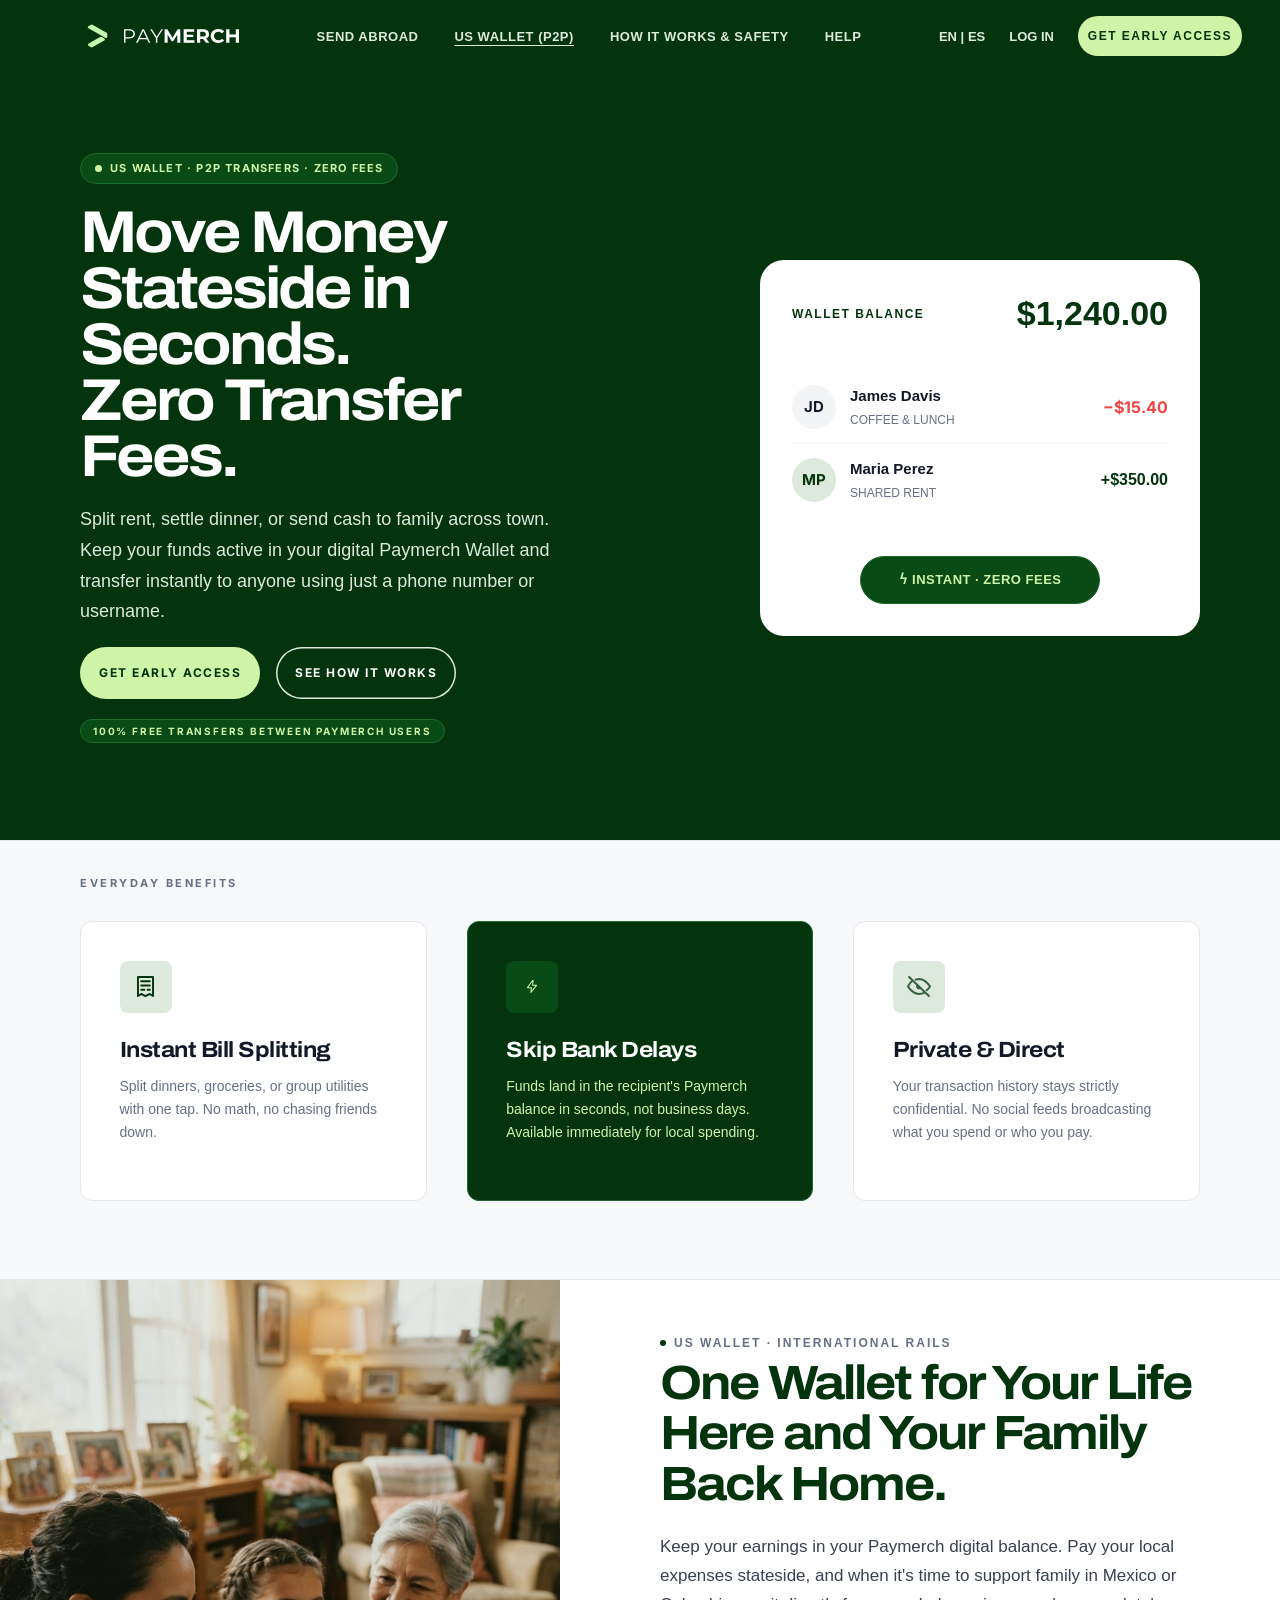
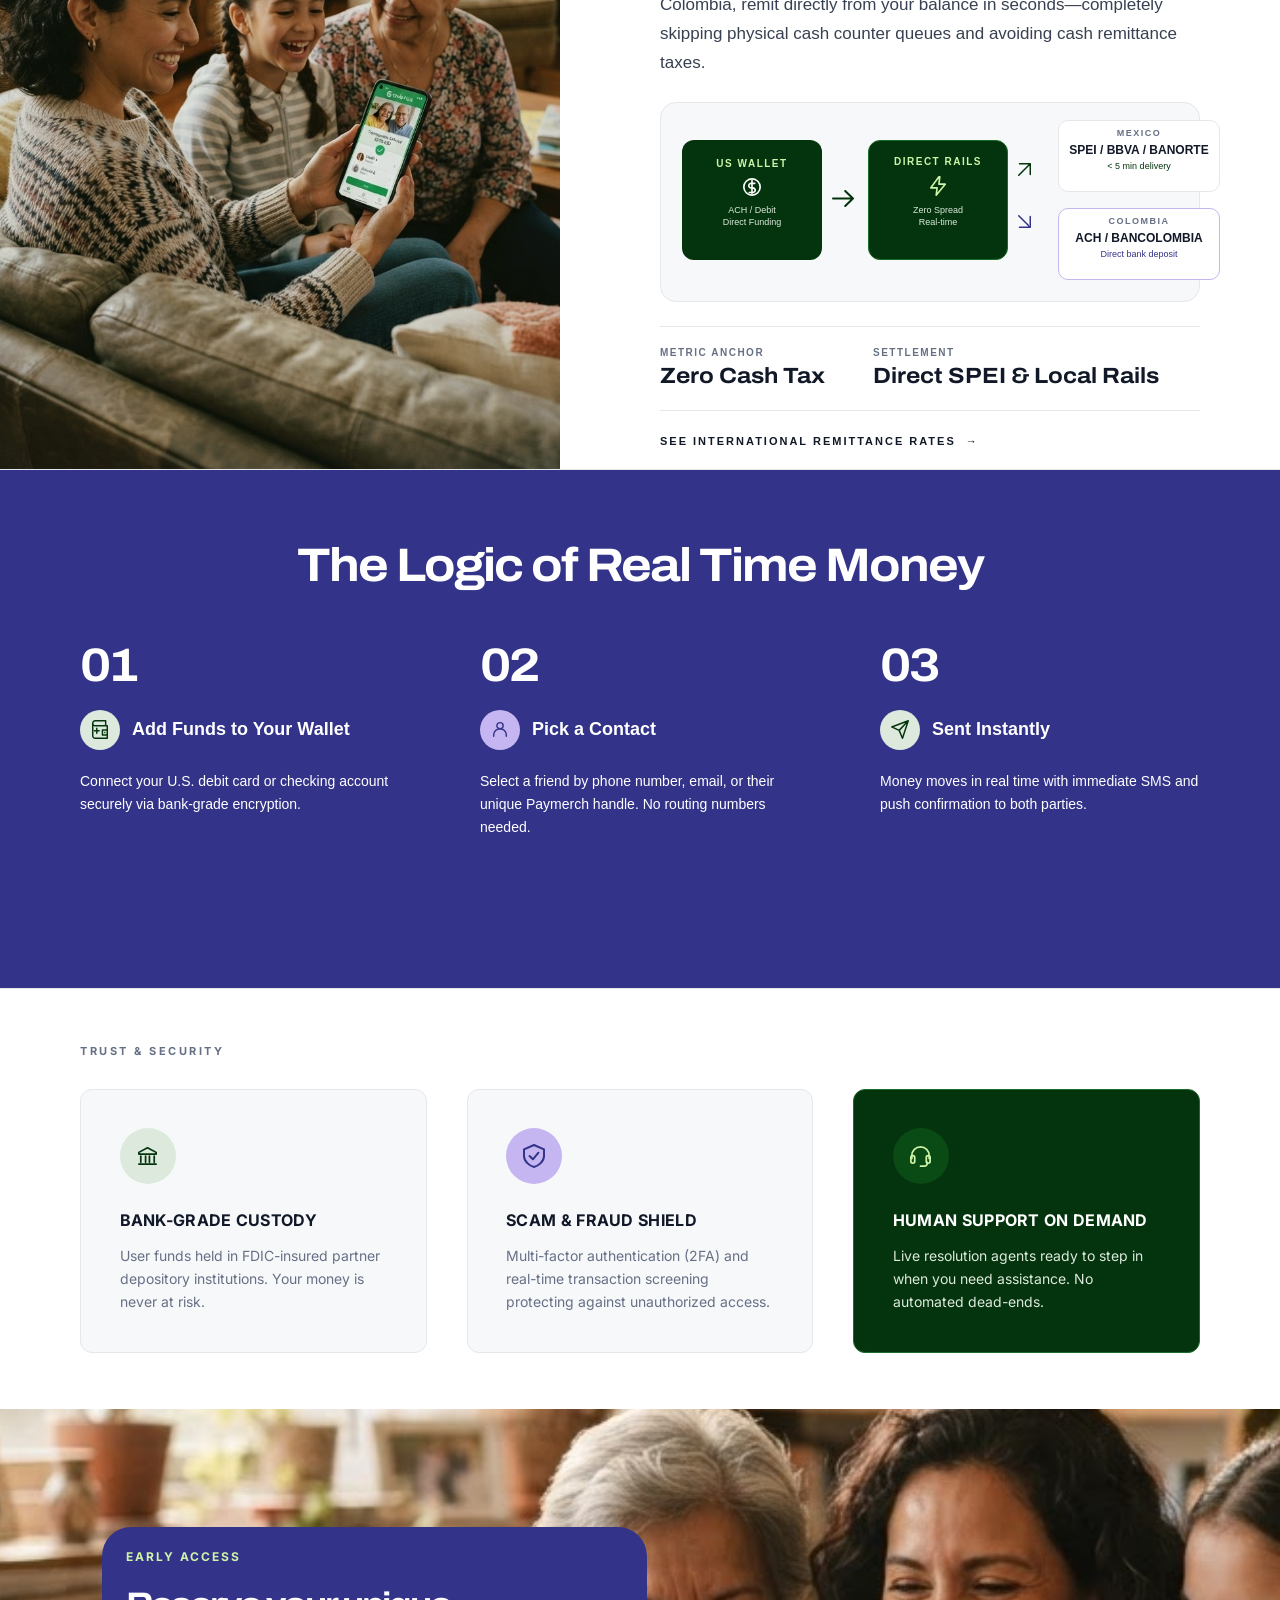
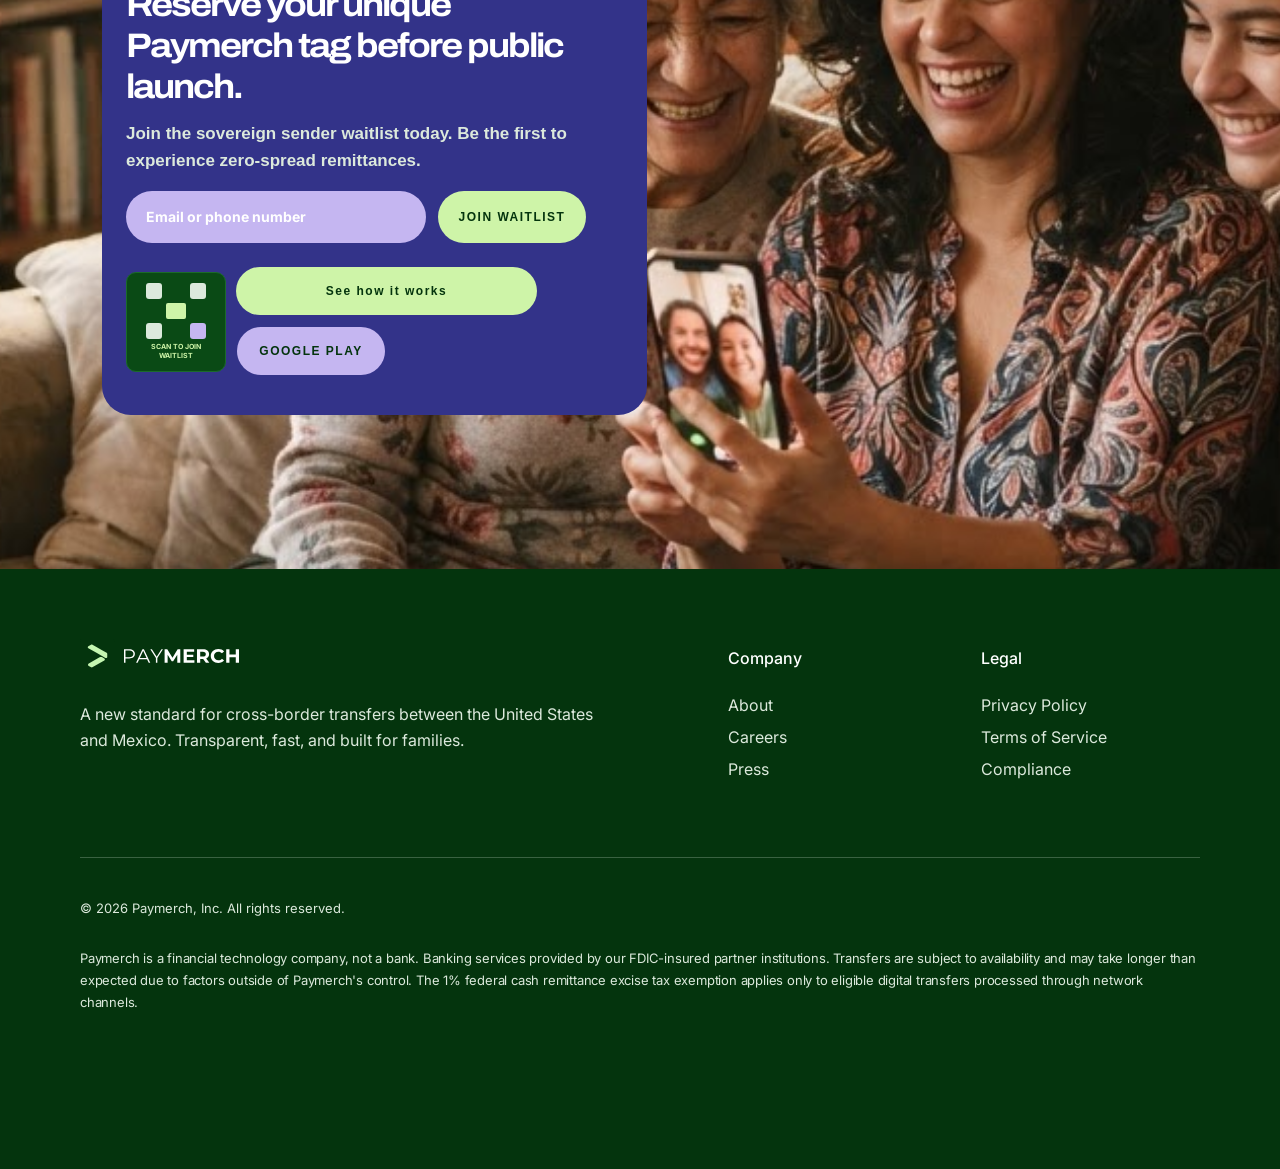
<file: preview/us-wallet/index.html>
<!doctype html>
<html lang="en-US">
<head>
	<meta charset="UTF-8">
	<meta name="viewport" content="width=device-width, initial-scale=1">
	<title>US Wallet (P2P) &#8211; Paymerch</title>
<meta name='robots' content='max-image-preview:large' />
	<style>img:is([sizes="auto" i], [sizes^="auto," i]) { contain-intrinsic-size: 3000px 1500px }</style>
	<link rel='dns-prefetch' href='//fonts.googleapis.com' />
<link rel='preconnect' href='https://fonts.googleapis.com' />
<link href='https://fonts.gstatic.com' crossorigin rel='preconnect' />
<style id='wp-emoji-styles-inline-css'>

	img.wp-smiley, img.emoji {
		display: inline !important;
		border: none !important;
		box-shadow: none !important;
		height: 1em !important;
		width: 1em !important;
		margin: 0 0.07em !important;
		vertical-align: -0.1em !important;
		background: none !important;
		padding: 0 !important;
	}
</style>
<link rel='stylesheet' id='wp-block-library-css' href='../wp-includes/css/dist/block-library/style.min.css' media='all' />
<style id='classic-theme-styles-inline-css'>
/*! This file is auto-generated */
.wp-block-button__link{color:#fff;background-color:#32373c;border-radius:9999px;box-shadow:none;text-decoration:none;padding:calc(.667em + 2px) calc(1.333em + 2px);font-size:1.125em}.wp-block-file__button{background:#32373c;color:#fff;text-decoration:none}
</style>
<style id='global-styles-inline-css'>
:root{--wp--preset--aspect-ratio--square: 1;--wp--preset--aspect-ratio--4-3: 4/3;--wp--preset--aspect-ratio--3-4: 3/4;--wp--preset--aspect-ratio--3-2: 3/2;--wp--preset--aspect-ratio--2-3: 2/3;--wp--preset--aspect-ratio--16-9: 16/9;--wp--preset--aspect-ratio--9-16: 9/16;--wp--preset--color--black: #000000;--wp--preset--color--cyan-bluish-gray: #abb8c3;--wp--preset--color--white: #ffffff;--wp--preset--color--pale-pink: #f78da7;--wp--preset--color--vivid-red: #cf2e2e;--wp--preset--color--luminous-vivid-orange: #ff6900;--wp--preset--color--luminous-vivid-amber: #fcb900;--wp--preset--color--light-green-cyan: #7bdcb5;--wp--preset--color--vivid-green-cyan: #00d084;--wp--preset--color--pale-cyan-blue: #8ed1fc;--wp--preset--color--vivid-cyan-blue: #0693e3;--wp--preset--color--vivid-purple: #9b51e0;--wp--preset--gradient--vivid-cyan-blue-to-vivid-purple: linear-gradient(135deg,rgba(6,147,227,1) 0%,rgb(155,81,224) 100%);--wp--preset--gradient--light-green-cyan-to-vivid-green-cyan: linear-gradient(135deg,rgb(122,220,180) 0%,rgb(0,208,130) 100%);--wp--preset--gradient--luminous-vivid-amber-to-luminous-vivid-orange: linear-gradient(135deg,rgba(252,185,0,1) 0%,rgba(255,105,0,1) 100%);--wp--preset--gradient--luminous-vivid-orange-to-vivid-red: linear-gradient(135deg,rgba(255,105,0,1) 0%,rgb(207,46,46) 100%);--wp--preset--gradient--very-light-gray-to-cyan-bluish-gray: linear-gradient(135deg,rgb(238,238,238) 0%,rgb(169,184,195) 100%);--wp--preset--gradient--cool-to-warm-spectrum: linear-gradient(135deg,rgb(74,234,220) 0%,rgb(151,120,209) 20%,rgb(207,42,186) 40%,rgb(238,44,130) 60%,rgb(251,105,98) 80%,rgb(254,248,76) 100%);--wp--preset--gradient--blush-light-purple: linear-gradient(135deg,rgb(255,206,236) 0%,rgb(152,150,240) 100%);--wp--preset--gradient--blush-bordeaux: linear-gradient(135deg,rgb(254,205,165) 0%,rgb(254,45,45) 50%,rgb(107,0,62) 100%);--wp--preset--gradient--luminous-dusk: linear-gradient(135deg,rgb(255,203,112) 0%,rgb(199,81,192) 50%,rgb(65,88,208) 100%);--wp--preset--gradient--pale-ocean: linear-gradient(135deg,rgb(255,245,203) 0%,rgb(182,227,212) 50%,rgb(51,167,181) 100%);--wp--preset--gradient--electric-grass: linear-gradient(135deg,rgb(202,248,128) 0%,rgb(113,206,126) 100%);--wp--preset--gradient--midnight: linear-gradient(135deg,rgb(2,3,129) 0%,rgb(40,116,252) 100%);--wp--preset--font-size--small: 13px;--wp--preset--font-size--medium: 20px;--wp--preset--font-size--large: 36px;--wp--preset--font-size--x-large: 42px;--wp--preset--spacing--20: 0.44rem;--wp--preset--spacing--30: 0.67rem;--wp--preset--spacing--40: 1rem;--wp--preset--spacing--50: 1.5rem;--wp--preset--spacing--60: 2.25rem;--wp--preset--spacing--70: 3.38rem;--wp--preset--spacing--80: 5.06rem;--wp--preset--shadow--natural: 6px 6px 9px rgba(0, 0, 0, 0.2);--wp--preset--shadow--deep: 12px 12px 50px rgba(0, 0, 0, 0.4);--wp--preset--shadow--sharp: 6px 6px 0px rgba(0, 0, 0, 0.2);--wp--preset--shadow--outlined: 6px 6px 0px -3px rgba(255, 255, 255, 1), 6px 6px rgba(0, 0, 0, 1);--wp--preset--shadow--crisp: 6px 6px 0px rgba(0, 0, 0, 1);}:where(.is-layout-flex){gap: 0.5em;}:where(.is-layout-grid){gap: 0.5em;}body .is-layout-flex{display: flex;}.is-layout-flex{flex-wrap: wrap;align-items: center;}.is-layout-flex > :is(*, div){margin: 0;}body .is-layout-grid{display: grid;}.is-layout-grid > :is(*, div){margin: 0;}:where(.wp-block-columns.is-layout-flex){gap: 2em;}:where(.wp-block-columns.is-layout-grid){gap: 2em;}:where(.wp-block-post-template.is-layout-flex){gap: 1.25em;}:where(.wp-block-post-template.is-layout-grid){gap: 1.25em;}.has-black-color{color: var(--wp--preset--color--black) !important;}.has-cyan-bluish-gray-color{color: var(--wp--preset--color--cyan-bluish-gray) !important;}.has-white-color{color: var(--wp--preset--color--white) !important;}.has-pale-pink-color{color: var(--wp--preset--color--pale-pink) !important;}.has-vivid-red-color{color: var(--wp--preset--color--vivid-red) !important;}.has-luminous-vivid-orange-color{color: var(--wp--preset--color--luminous-vivid-orange) !important;}.has-luminous-vivid-amber-color{color: var(--wp--preset--color--luminous-vivid-amber) !important;}.has-light-green-cyan-color{color: var(--wp--preset--color--light-green-cyan) !important;}.has-vivid-green-cyan-color{color: var(--wp--preset--color--vivid-green-cyan) !important;}.has-pale-cyan-blue-color{color: var(--wp--preset--color--pale-cyan-blue) !important;}.has-vivid-cyan-blue-color{color: var(--wp--preset--color--vivid-cyan-blue) !important;}.has-vivid-purple-color{color: var(--wp--preset--color--vivid-purple) !important;}.has-black-background-color{background-color: var(--wp--preset--color--black) !important;}.has-cyan-bluish-gray-background-color{background-color: var(--wp--preset--color--cyan-bluish-gray) !important;}.has-white-background-color{background-color: var(--wp--preset--color--white) !important;}.has-pale-pink-background-color{background-color: var(--wp--preset--color--pale-pink) !important;}.has-vivid-red-background-color{background-color: var(--wp--preset--color--vivid-red) !important;}.has-luminous-vivid-orange-background-color{background-color: var(--wp--preset--color--luminous-vivid-orange) !important;}.has-luminous-vivid-amber-background-color{background-color: var(--wp--preset--color--luminous-vivid-amber) !important;}.has-light-green-cyan-background-color{background-color: var(--wp--preset--color--light-green-cyan) !important;}.has-vivid-green-cyan-background-color{background-color: var(--wp--preset--color--vivid-green-cyan) !important;}.has-pale-cyan-blue-background-color{background-color: var(--wp--preset--color--pale-cyan-blue) !important;}.has-vivid-cyan-blue-background-color{background-color: var(--wp--preset--color--vivid-cyan-blue) !important;}.has-vivid-purple-background-color{background-color: var(--wp--preset--color--vivid-purple) !important;}.has-black-border-color{border-color: var(--wp--preset--color--black) !important;}.has-cyan-bluish-gray-border-color{border-color: var(--wp--preset--color--cyan-bluish-gray) !important;}.has-white-border-color{border-color: var(--wp--preset--color--white) !important;}.has-pale-pink-border-color{border-color: var(--wp--preset--color--pale-pink) !important;}.has-vivid-red-border-color{border-color: var(--wp--preset--color--vivid-red) !important;}.has-luminous-vivid-orange-border-color{border-color: var(--wp--preset--color--luminous-vivid-orange) !important;}.has-luminous-vivid-amber-border-color{border-color: var(--wp--preset--color--luminous-vivid-amber) !important;}.has-light-green-cyan-border-color{border-color: var(--wp--preset--color--light-green-cyan) !important;}.has-vivid-green-cyan-border-color{border-color: var(--wp--preset--color--vivid-green-cyan) !important;}.has-pale-cyan-blue-border-color{border-color: var(--wp--preset--color--pale-cyan-blue) !important;}.has-vivid-cyan-blue-border-color{border-color: var(--wp--preset--color--vivid-cyan-blue) !important;}.has-vivid-purple-border-color{border-color: var(--wp--preset--color--vivid-purple) !important;}.has-vivid-cyan-blue-to-vivid-purple-gradient-background{background: var(--wp--preset--gradient--vivid-cyan-blue-to-vivid-purple) !important;}.has-light-green-cyan-to-vivid-green-cyan-gradient-background{background: var(--wp--preset--gradient--light-green-cyan-to-vivid-green-cyan) !important;}.has-luminous-vivid-amber-to-luminous-vivid-orange-gradient-background{background: var(--wp--preset--gradient--luminous-vivid-amber-to-luminous-vivid-orange) !important;}.has-luminous-vivid-orange-to-vivid-red-gradient-background{background: var(--wp--preset--gradient--luminous-vivid-orange-to-vivid-red) !important;}.has-very-light-gray-to-cyan-bluish-gray-gradient-background{background: var(--wp--preset--gradient--very-light-gray-to-cyan-bluish-gray) !important;}.has-cool-to-warm-spectrum-gradient-background{background: var(--wp--preset--gradient--cool-to-warm-spectrum) !important;}.has-blush-light-purple-gradient-background{background: var(--wp--preset--gradient--blush-light-purple) !important;}.has-blush-bordeaux-gradient-background{background: var(--wp--preset--gradient--blush-bordeaux) !important;}.has-luminous-dusk-gradient-background{background: var(--wp--preset--gradient--luminous-dusk) !important;}.has-pale-ocean-gradient-background{background: var(--wp--preset--gradient--pale-ocean) !important;}.has-electric-grass-gradient-background{background: var(--wp--preset--gradient--electric-grass) !important;}.has-midnight-gradient-background{background: var(--wp--preset--gradient--midnight) !important;}.has-small-font-size{font-size: var(--wp--preset--font-size--small) !important;}.has-medium-font-size{font-size: var(--wp--preset--font-size--medium) !important;}.has-large-font-size{font-size: var(--wp--preset--font-size--large) !important;}.has-x-large-font-size{font-size: var(--wp--preset--font-size--x-large) !important;}
:where(.wp-block-post-template.is-layout-flex){gap: 1.25em;}:where(.wp-block-post-template.is-layout-grid){gap: 1.25em;}
:where(.wp-block-columns.is-layout-flex){gap: 2em;}:where(.wp-block-columns.is-layout-grid){gap: 2em;}
:root :where(.wp-block-pullquote){font-size: 1.5em;line-height: 1.6;}
</style>
<link rel='stylesheet' id='paymerch-figma-fonts-css' href='https://fonts.googleapis.com/css2?family=Archivo:wdth,wght@62..125,500..800&#038;family=Inter:wght@400;600;700&#038;family=Outfit:wght@700&#038;display=swap' media='all' />
<link rel='stylesheet' id='paymerch-figma-css' href='../wp-content/themes/paymerch-figma/style.css' media='all' />
<script src="../wp-content/themes/paymerch-figma/assets/js/main.js" id="paymerch-figma-js" defer data-wp-strategy="defer"></script>
<meta name="generator" content="WordPress 6.8.3" />
<link rel="canonical" href="./" />
</head>
<body class="wp-singular page-template page-template-page-templates page-template-wallet page-template-page-templateswallet-php page page-id-7 wp-embed-responsive wp-theme-paymerch-figma pm-variant-wallet">
<a class="screen-reader-text pm-skip" href="#main">Skip to content</a>

<header class="pm-header pm-header--wallet">
	<div class="pm-container pm-header__inner">
		<a class="pm-logo" href="../" rel="home" aria-label="Paymerch">
							<img class="pm-logo__mark" src="../wp-content/themes/paymerch-figma/assets/img/logo-mark.svg" alt="" width="34.5043" height="34">
				<img class="pm-logo__word" src="../wp-content/themes/paymerch-figma/assets/img/logo-wordmark-light.svg" alt="" width="115.382" height="14.2543">
					</a>

		<button class="pm-menu-toggle" type="button" aria-expanded="false" aria-controls="pm-menu" data-pm-menu-toggle>
			<span class="screen-reader-text">Menu</span>
			<span class="pm-menu-toggle__bar" aria-hidden="true"></span>
		</button>

		<div class="pm-menu" id="pm-menu">
			<nav class="pm-nav" aria-label="Main">
				<ul class="pm-nav__list"><li><a href="../send-abroad/">SEND ABROAD</a></li><li><a href="./" aria-current="page">US WALLET (P2P)</a></li><li><a href="../#how-it-works">HOW IT WORKS &amp; SAFETY</a></li><li><a href="#footer">HELP</a></li></ul>			</nav>

			<div class="pm-header__right">
				<span class="pm-lang">
					<a href="../" aria-current="true">EN</a> | <a href="#" hreflang="es">ES</a>
				</span>
				<a class="pm-header__login" href="#">LOG IN</a>
				<a class="pm-btn pm-btn--lime pm-header__cta" href="../#early-access">GET EARLY ACCESS</a>
			</div>
		</div>
	</div>
</header>

<main id="main" class="pm-main">

<!-- Hero -->
<section class="pm-whero">
	<div class="pm-container pm-whero__inner">
		<div class="pm-whero__content">
			<p class="pm-badge pm-badge--outline"><span class="pm-badge__dot" aria-hidden="true"></span>US WALLET · P2P TRANSFERS · ZERO FEES</p>
			<h1 class="pm-whero__title">Move Money<br>Stateside in<br>Seconds.<br>Zero Transfer<br>Fees.</h1>
			<p class="pm-whero__text">Split rent, settle dinner, or send cash to family across town. Keep your funds active in your digital Paymerch Wallet and transfer instantly to anyone using just a phone number or username.</p>
			<div class="pm-whero__actions">
				<a class="pm-btn pm-btn--lime pm-whero__btn" href="#wallet-early-access">GET EARLY ACCESS</a>
				<a class="pm-btn pm-btn--outline pm-whero__btn" href="#wallet-how">SEE HOW IT WORKS</a>
			</div>
			<p class="pm-whero__pill">100% FREE TRANSFERS BETWEEN PAYMERCH USERS</p>
		</div>

		<div class="pm-wallet-card" aria-label="Example wallet">
			<div class="pm-wallet-card__head">
				<span class="pm-wallet-card__label">WALLET BALANCE</span>
				<span class="pm-wallet-card__balance">$1,240.00</span>
			</div>
			<ul class="pm-wallet-card__list">
				<li class="pm-wallet-card__row">
					<span class="pm-wallet-card__avatar">JD</span>
					<span class="pm-wallet-card__who"><strong>James Davis</strong><span>COFFEE &amp; LUNCH</span></span>
					<span class="pm-wallet-card__amount pm-wallet-card__amount--out">−$15.40</span>
				</li>
				<li class="pm-wallet-card__row">
					<span class="pm-wallet-card__avatar pm-wallet-card__avatar--mint">MP</span>
					<span class="pm-wallet-card__who"><strong>Maria Perez</strong><span>SHARED RENT</span></span>
					<span class="pm-wallet-card__amount">+$350.00</span>
				</li>
			</ul>
			<p class="pm-whero__speed">ϟ INSTANT · ZERO FEES</p>
		</div>
	</div>
</section>

<!-- Everyday wallet benefits -->
<section class="pm-wben">
	<div class="pm-container">
		<p class="pm-kicker">EVERYDAY BENEFITS</p>
		<ul class="pm-wben__list">
							<li class="pm-wben__card">
					<span class="pm-wben__icon"><img src="../wp-content/themes/paymerch-figma/assets/img/icons/receipt.svg" alt="" width="17.1167" height="21.45"></span>
					<h2 class="pm-wben__title">Instant Bill Splitting</h2>
					<p class="pm-wben__text">Split dinners, groceries, or group utilities with one tap. No math, no chasing friends down.</p>
				</li>
							<li class="pm-wben__card pm-wben__card--dark">
					<span class="pm-wben__icon"><img src="../wp-content/themes/paymerch-figma/assets/img/icons/zap.svg" alt="" width="10.3833" height="12.7167"></span>
					<h2 class="pm-wben__title">Skip Bank Delays</h2>
					<p class="pm-wben__text">Funds land in the recipient&#039;s Paymerch balance in seconds, not business days. Available immediately for local spending.</p>
				</li>
							<li class="pm-wben__card">
					<span class="pm-wben__icon"><img src="../wp-content/themes/paymerch-figma/assets/img/icons/private.svg" alt="" width="23.6167" height="21.45"></span>
					<h2 class="pm-wben__title">Private &amp; Direct</h2>
					<p class="pm-wben__text">Your transaction history stays strictly confidential. No social feeds broadcasting what you spend or who you pay.</p>
				</li>
					</ul>
	</div>
</section>

<!-- US wallet to international rails -->
<section class="pm-bridge">
	<div class="pm-bridge__photo">
		<img src="../wp-content/themes/paymerch-figma/assets/img/wallet-bridge.jpg" alt="Family looking at a phone together at home" width="560" height="760" loading="lazy">
	</div>
	<div class="pm-bridge__content">
		<p class="pm-bridge__eyebrow"><span aria-hidden="true"></span>US WALLET · INTERNATIONAL RAILS</p>
		<h2 class="pm-bridge__title">One Wallet for Your Life<br>Here and Your Family<br>Back Home.</h2>
		<p class="pm-bridge__text">Keep your earnings in your Paymerch digital balance. Pay your local expenses stateside, and when it&#039;s time to support family in Mexico or Colombia, remit directly from your balance in seconds—completely skipping physical cash counter queues and avoiding cash remittance taxes.</p>

		<div class="pm-diagram" role="img" aria-label="US Wallet funds move over direct rails to Mexico (SPEI) and Colombia (ACH).">
			<div class="pm-diagram__node pm-diagram__node--wallet">
				<span class="pm-diagram__label">US WALLET</span>
				<img src="../wp-content/themes/paymerch-figma/assets/img/icons/dollar.svg" alt="" width="18.15" height="18.15">
				<span class="pm-diagram__note">ACH / Debit<br>Direct Funding</span>
			</div>
			<img class="pm-diagram__arrow" src="../wp-content/themes/paymerch-figma/assets/img/icons/arrow-right.svg" alt="" width="22.275" height="17.775">
			<div class="pm-diagram__node pm-diagram__node--rails">
				<span class="pm-diagram__label">DIRECT RAILS</span>
				<img src="../wp-content/themes/paymerch-figma/assets/img/icons/zap-lime.svg" alt="" width="16.3167" height="19.9834">
				<span class="pm-diagram__note">Zero Spread<br>Real-time</span>
			</div>
			<img class="pm-diagram__fork pm-diagram__fork--up" src="../wp-content/themes/paymerch-figma/assets/img/icons/arrow-up-right.svg" alt="" width="13.1667" height="13.1667">
			<img class="pm-diagram__fork pm-diagram__fork--down" src="../wp-content/themes/paymerch-figma/assets/img/icons/arrow-down-right.svg" alt="" width="13.1667" height="13.1667">
			<div class="pm-diagram__dest pm-diagram__dest--mx">
				<span class="pm-diagram__country">MEXICO</span>
				<strong>SPEI / BBVA / BANORTE</strong>
				<span class="pm-diagram__eta">&lt; 5 min delivery</span>
			</div>
			<div class="pm-diagram__dest pm-diagram__dest--co">
				<span class="pm-diagram__country">COLOMBIA</span>
				<strong>ACH / BANCOLOMBIA</strong>
				<span class="pm-diagram__eta">Direct bank deposit</span>
			</div>
		</div>

		<dl class="pm-bridge__metrics">
			<div>
				<dt>METRIC ANCHOR</dt>
				<dd>Zero Cash Tax</dd>
			</div>
			<div>
				<dt>SETTLEMENT</dt>
				<dd>Direct SPEI &amp; Local Rails</dd>
			</div>
		</dl>
		<a class="pm-bridge__link" href="../send-abroad/">SEE INTERNATIONAL REMITTANCE RATES&nbsp; →</a>
	</div>
</section>

<!-- The logic of real-time money -->
<section class="pm-logic" id="wallet-how">
	<div class="pm-container">
		<h2 class="pm-logic__title">The Logic of Real Time Money</h2>
		<ol class="pm-logic__list">
							<li class="pm-logic__step">
					<span class="pm-logic__num">01</span>
					<span class="pm-logic__head">
						<span class="pm-logic__icon pm-logic__icon--mint"><img src="../wp-content/themes/paymerch-figma/assets/img/icons/wallet.svg" alt="" width="16.5" height="19"></span>
						<span class="pm-logic__step-title">Add Funds to Your Wallet</span>
					</span>
					<span class="pm-logic__text">Connect your U.S. debit card or checking account securely via bank-grade encryption.</span>
				</li>
							<li class="pm-logic__step">
					<span class="pm-logic__num">02</span>
					<span class="pm-logic__head">
						<span class="pm-logic__icon pm-logic__icon--lavender"><img src="../wp-content/themes/paymerch-figma/assets/img/icons/user.svg" alt="" width="13.35" height="14.85"></span>
						<span class="pm-logic__step-title">Pick a Contact</span>
					</span>
					<span class="pm-logic__text">Select a friend by phone number, email, or their unique Paymerch handle. No routing numbers needed.</span>
				</li>
							<li class="pm-logic__step">
					<span class="pm-logic__num">03</span>
					<span class="pm-logic__head">
						<span class="pm-logic__icon pm-logic__icon--mint"><img src="../wp-content/themes/paymerch-figma/assets/img/icons/send.svg" alt="" width="18.1667" height="18.1667"></span>
						<span class="pm-logic__step-title">Sent Instantly</span>
					</span>
					<span class="pm-logic__text">Money moves in real time with immediate SMS and push confirmation to both parties.</span>
				</li>
					</ol>
	</div>
</section>

<!-- Custody, fraud protection and support -->
<section class="pm-trust">
	<div class="pm-container">
		<p class="pm-kicker">TRUST &amp; SECURITY</p>
		<ul class="pm-trust__list">
							<li class="pm-trust__card">
					<span class="pm-trust__icon pm-trust__icon--mint"><img src="../wp-content/themes/paymerch-figma/assets/img/icons/bank.svg" alt="" width="18.15" height="18.15"></span>
					<h2 class="pm-trust__title">BANK-GRADE CUSTODY</h2>
					<p class="pm-trust__text">User funds held in FDIC-insured partner depository institutions. Your money is never at risk.</p>
				</li>
							<li class="pm-trust__card">
					<span class="pm-trust__icon pm-trust__icon--lavender"><img src="../wp-content/themes/paymerch-figma/assets/img/icons/shield.svg" alt="" width="21.45" height="23.6167"></span>
					<h2 class="pm-trust__title">SCAM &amp; FRAUD SHIELD</h2>
					<p class="pm-trust__text">Multi-factor authentication (2FA) and real-time transaction screening protecting against unauthorized access.</p>
				</li>
							<li class="pm-trust__card pm-trust__card--dark">
					<span class="pm-trust__icon pm-trust__icon--green"><img src="../wp-content/themes/paymerch-figma/assets/img/icons/headset.svg" alt="" width="20.8917" height="20.8917"></span>
					<h2 class="pm-trust__title">HUMAN SUPPORT ON DEMAND</h2>
					<p class="pm-trust__text">Live resolution agents ready to step in when you need assistance. No automated dead-ends.</p>
				</li>
					</ul>
	</div>
</section>

<!-- Early access -->
<section class="pm-wearly" id="wallet-early-access">
	<img class="pm-wearly__bg" src="../wp-content/themes/paymerch-figma/assets/img/wallet-early-overlay.jpg" alt="" width="1881" height="779" loading="lazy">
	<div class="pm-wearly__card">
		<p class="pm-eyebrow">EARLY ACCESS</p>
		<h2 class="pm-wearly__title">Reserve your unique Paymerch tag before public launch.</h2>
		<p class="pm-wearly__text">Join the sovereign sender waitlist today. Be the first to<br>experience zero-spread remittances.</p>
		<form onsubmit="return false" class="pm-wearly__form" method="post" action="../wp-admin/admin-post.php">
			<input type="hidden" name="action" value="pmf_waitlist">
			<input type="hidden" id="pmf_nonce" name="pmf_nonce" value="fe3a4ad7e4" /><input type="hidden" name="_wp_http_referer" value="/us-wallet/" />			<label class="screen-reader-text" for="pm-wallet-contact">Email or phone number</label>
			<input class="pm-input pm-input--lavender" id="pm-wallet-contact" name="contact" type="text" required autocomplete="email" placeholder="Email or phone number">
			<button class="pm-btn pm-btn--lime pm-wearly__join" type="submit">JOIN WAITLIST</button>
		</form>
				<div class="pm-wearly__extras">
			<div class="pm-qr" aria-hidden="true">
				<span class="pm-qr__row"><i class="pm-qr__f"></i><i class="pm-qr__f"></i></span>
				<span class="pm-qr__row pm-qr__row--mid"><i class="pm-qr__m"></i></span>
				<span class="pm-qr__row"><i class="pm-qr__f"></i><i class="pm-qr__f pm-qr__f--lavender"></i></span>
				<span class="pm-qr__label">SCAN TO JOIN<br>WAITLIST</span>
			</div>
			<div class="pm-wearly__links">
				<a class="pm-btn pm-btn--lime pm-wearly__how" href="#wallet-how">See how it works</a>
				<a class="pm-btn pm-wearly__play" href="#">GOOGLE PLAY</a>
			</div>
		</div>
	</div>
</section>

</main>

<footer class="pm-sfooter pm-sfooter--tall" id="footer">
	<div class="pm-container pm-sfooter__grid">
		<div class="pm-sfooter__brand">
			<a class="pm-logo" href="../" rel="home" aria-label="Paymerch">
				<img class="pm-logo__mark" src="../wp-content/themes/paymerch-figma/assets/img/logo-mark.svg" alt="" width="34.5043" height="34">
				<img class="pm-logo__word" src="../wp-content/themes/paymerch-figma/assets/img/logo-wordmark-light.svg" alt="" width="115.382" height="14.2543">
			</a>
			<p class="pm-sfooter__about">A new standard for cross-border transfers between the United States and Mexico. Transparent, fast, and built for families.</p>
		</div>
		<div class="pm-sfooter__col">
			<h2 class="pm-sfooter__heading">Company</h2>
			<ul>
				<li><a href="#">About</a></li>
				<li><a href="#">Careers</a></li>
				<li><a href="#">Press</a></li>
			</ul>
		</div>
		<div class="pm-sfooter__col">
			<h2 class="pm-sfooter__heading">Legal</h2>
			<ul>
				<li><a href="#">Privacy Policy</a></li>
				<li><a href="#">Terms of Service</a></li>
				<li><a href="#">Compliance</a></li>
			</ul>
		</div>
	</div>
	<div class="pm-container">
		<hr class="pm-sfooter__rule">
		<p class="pm-sfooter__small">© 2026 Paymerch, Inc. All rights reserved.</p>
		<p class="pm-sfooter__small pm-sfooter__notice">Paymerch is a financial technology company, not a bank. Banking services provided by our FDIC-insured partner institutions. Transfers are subject to availability and may take longer than expected due to factors outside of Paymerch&#039;s control. The 1% federal cash remittance excise tax exemption applies only to eligible digital transfers processed through network channels.</p>
	</div>
</footer>

<script type="speculationrules">
{"prefetch":[{"source":"document","where":{"and":[{"href_matches":"\/*"},{"not":{"href_matches":["\/wp-*.php","\/wp-admin\/*","\/wp-content\/uploads\/*","\/wp-content\/*","\/wp-content\/plugins\/*","\/wp-content\/themes\/paymerch-figma\/*","\/*\\?(.+)"]}},{"not":{"selector_matches":"a[rel~=\"nofollow\"]"}},{"not":{"selector_matches":".no-prefetch, .no-prefetch a"}}]},"eagerness":"conservative"}]}
</script>
</body>
</html>
</file>
<file: preview/wp-content/themes/paymerch-figma/style.css>
/*
Theme Name: Paymerch Figma
Theme URI: https://paymerch.us
Author: MindfulTech
Author URI: https://mindfultech.ec
Description: Paymerch "Home" landing built from the PayMerch Figma file (Page 2 → Home): hero with transfer calculator, money-goes-further bands, destinations, numbers, three steps, security, early access and footer.
Version: 2.0.0
Requires at least: 6.3
Tested up to: 6.8
Requires PHP: 7.4
License: GNU General Public License v2 or later
License URI: https://www.gnu.org/licenses/gpl-2.0.html
Text Domain: paymerch-figma
Tags: one-column, custom-menu, custom-logo, translation-ready
*/

/* ==========================================================================
   Tokens (Figma styles: Paymerch/Color/*, Paymerch/Type/*)
   ========================================================================== */
:root {
	--pm-lime: #cef4a8;        /* Bright Lime */
	--pm-mint: #dce9dc;        /* Mint */
	--pm-sage: #d6e7d6;
	--pm-white: #fff;
	--pm-lavender: #c5b6f1;    /* Lavender */
	--pm-lavender-soft: #e9e3f8;
	--pm-indigo: #333389;      /* Indigo */
	--pm-deep-green: #04340d;  /* Deep Green */
	--pm-badge-green: #0a4a15;
	--pm-ink: #111827;         /* Ink */
	--pm-surface: #f7f8fa;     /* Surface */
	--pm-calc-muted: #f9f9f9;
	--pm-input: #f2f2f2;
	--pm-muted: #667085;
	--pm-border: #e5e7eb;
	--pm-delivery: #f0fbf6;
	--pm-footer-rule: #1f2937;
	--pm-footer-link: #d1d5db;

	/* Brakle / Hakter are licensed: add them to assets/fonts (see functions.php).
	   Until then Archivo Expanded is the closest free match. */
	--pm-font-display: "Brakle", "Archivo", "Arial Black", sans-serif;
	--pm-display-weight: 700;       /* Brakle ships one weight; heavier Archivo matches it better */
	--pm-display-stretch: 110%;     /* only affects the Archivo fallback */
	--pm-display-alt-stretch: 88%;  /* idem, for Hakter */
	--pm-font-display-alt: "Hakter", "Archivo", "Arial Black", sans-serif;
	--pm-font-body: "Helvetica Neue", Helvetica, Arial, sans-serif;
	--pm-font-ui: "Inter", "Helvetica Neue", Arial, sans-serif;
	--pm-font-num: "Outfit", "Inter", Arial, sans-serif;

	--pm-max: 1440px;
	--pm-gutter: 80px;
}

/* ==========================================================================
   Base
   ========================================================================== */
*,
*::before,
*::after { box-sizing: border-box; }

html { -webkit-text-size-adjust: 100%; scroll-behavior: smooth; }

body {
	margin: 0;
	background: var(--pm-white);
	color: var(--pm-deep-green);
	font-family: var(--pm-font-body);
	font-size: 16px;
	line-height: 1.5;
	-webkit-font-smoothing: antialiased;
	overflow-x: hidden;
}

img { max-width: 100%; height: auto; display: block; }
a { color: inherit; }
h1, h2, h3, p, ul, ol { margin: 0; }
ul, ol { padding: 0; list-style: none; }
button, input { font: inherit; color: inherit; }

.screen-reader-text {
	position: absolute !important;
	width: 1px; height: 1px;
	padding: 0; margin: -1px;
	overflow: hidden;
	clip: rect(0, 0, 0, 0);
	white-space: nowrap;
	border: 0;
}
.pm-skip:focus {
	clip: auto; width: auto; height: auto; margin: 0;
	top: 8px; left: 8px; z-index: 100;
	padding: 10px 16px;
	background: var(--pm-white);
}
:focus-visible { outline: 2px solid var(--pm-indigo); outline-offset: 3px; }

.pm-container {
	width: 100%;
	max-width: var(--pm-max);
	margin: 0 auto;
	padding: 0 var(--pm-gutter);
}

/* Display headings: Brakle Medium 44 / 1.1 / -1px, uppercase */
.pm-h2 {
	font-family: var(--pm-font-display);
	font-weight: var(--pm-display-weight);
	font-stretch: var(--pm-display-stretch);
	font-size: 44px;
	line-height: 1.1;
	letter-spacing: -1px;
	text-transform: uppercase;
}
/* Hakter Variable ExtraBold 44 / 1 / -1.5px */
.pm-h2--hakter {
	font-family: var(--pm-font-display-alt);
	font-stretch: var(--pm-display-alt-stretch);
	font-weight: 800;
	line-height: 1;
	letter-spacing: -1.5px;
}

/* Body lead: Helvetica 22 / 1.39 */
.pm-lead { font-size: 22px; line-height: 1.39; }

.pm-eyebrow {
	font-family: var(--pm-font-ui);
	font-weight: 700;
	font-size: 12px;
	letter-spacing: 2px;
	color: var(--pm-lime);
}

/* Buttons (Paymerch/Primary button) */
.pm-btn {
	display: inline-flex;
	align-items: center;
	justify-content: center;
	border: 0;
	border-radius: 54px;
	text-decoration: none;
	text-align: center;
	cursor: pointer;
	white-space: nowrap;
	transition: filter .15s ease, transform .15s ease;
}
.pm-btn:hover { filter: brightness(.95); }
.pm-btn:active { transform: translateY(1px); }
.pm-btn--lime { background: var(--pm-lime); color: var(--pm-deep-green); }
.pm-btn--indigo { background: var(--pm-indigo); color: var(--pm-white); }

/* ==========================================================================
   Header (Paymerch/Navigation) — 72px
   ========================================================================== */
.pm-header { position: relative; z-index: 20; background: var(--pm-lavender); }
.pm-header--overlay { position: absolute; top: 0; left: 0; right: 0; background: transparent; }

.pm-header__inner {
	display: flex;
	align-items: center;
	height: 72px;
	padding-right: 38px;
}

.pm-logo {
	position: relative;
	display: block;
	flex: none;
	width: 159px;
	height: 34px;
}
.pm-logo__mark { position: absolute; top: 0; left: 0; width: 34.5043px; height: 34px; }
.pm-logo__word { position: absolute; top: 10.2px; left: 43.62px; width: 115.382px; height: 14.2543px; }
.pm-logo__custom { max-height: 34px; width: auto; }

.pm-menu { display: flex; align-items: center; flex: 1; }

.pm-nav { margin: 0 auto; } /* equal space to the logo and to the right-hand group */
.pm-nav__list { display: flex; align-items: center; gap: 36px; }
.pm-nav__list a,
.pm-lang,
.pm-header__login {
	font-family: var(--pm-font-ui);
	font-weight: 600;
	font-size: 13px;
	line-height: 1;
	color: var(--pm-deep-green);
	text-decoration: none;
	white-space: nowrap;
}
.pm-nav__list a { letter-spacing: .5px; }
.pm-nav__list a:hover,
.pm-lang a:hover,
.pm-header__login:hover { text-decoration: underline; text-underline-offset: 4px; }
.pm-lang a { text-decoration: none; }

.pm-header__right { display: flex; align-items: center; gap: 24px; }
.pm-header__cta {
	width: 164px;
	height: 40px;
	border-radius: 39px;
	font-family: var(--pm-font-ui);
	font-weight: 700;
	font-size: 12px;
	letter-spacing: 1.5px;
}

.pm-menu-toggle { display: none; }

/* ==========================================================================
   Calculator (Paymerch/Calculator) — 440 × 607
   ========================================================================== */
.pm-calc {
	width: 440px;
	padding: 48px 40px 65px;
	background: var(--pm-white);
	border-radius: 14px 16px 16px 16px;
	color: var(--pm-deep-green);
}
.pm-calc--muted { background: var(--pm-calc-muted); }

.pm-calc__title {
	font-family: var(--pm-font-body);
	font-weight: 700;
	font-size: 20px;
	line-height: 1.3;
}

.pm-calc__row {
	display: flex;
	justify-content: space-between;
	align-items: baseline;
	margin-top: 18px;
}
.pm-calc__label {
	display: block;
	font-weight: 700;
	font-size: 11px;
	line-height: 13px;
	letter-spacing: 2px;
	color: var(--pm-muted);
}
.pm-calc__offer {
	font-weight: 700;
	font-size: 11px;
	line-height: 13px;
	color: var(--pm-indigo);
}

.pm-calc__field {
	display: flex;
	align-items: center;
	gap: 15px;
	height: 76px;
	margin-top: 11px;
	padding: 0 20px 0 17px;
	background: var(--pm-surface);
	border: 1.5px solid var(--pm-border);
	border-radius: 100px;
}
.pm-calc__field:focus-within { border-color: var(--pm-indigo); }
.pm-calc__amount {
	flex: 1;
	width: 100%;
	min-width: 0;
	padding: 0;
	border: 0;
	background: none;
	outline: none;
	font-weight: 700;
	font-size: 36px;
	line-height: 1;
	color: var(--pm-ink);
}
.pm-calc__flag { flex: none; width: 25px; height: 25px; border-radius: 50%; object-fit: cover; }
.pm-calc__ccy {
	flex: none;
	min-width: 37px;
	font-weight: 700;
	font-size: 18px;
	color: var(--pm-muted);
	text-align: right;
}

.pm-calc__fee {
	margin-top: 10px;
	font-weight: 700;
	font-size: 12px;
	line-height: 14px;
	letter-spacing: .3px;
	color: var(--pm-indigo);
}

.pm-calc__rate {
	display: flex;
	justify-content: space-between;
	align-items: flex-start;
	height: 39px;
	margin-top: 18px;
	margin-bottom: 23px;
}
.pm-calc__rate-value {
	font-family: var(--pm-font-num);
	font-weight: 700;
	font-size: 18px;
	line-height: 23px;
	color: var(--pm-ink);
}
.pm-calc__rate-note {
	margin-top: 4px;
	font-family: var(--pm-font-ui);
	font-weight: 700;
	font-size: 10px;
	line-height: 12px;
	letter-spacing: 1px;
	color: var(--pm-muted);
}
.pm-calc__toggle {
	display: flex;
	align-items: center;
	justify-content: center;
	flex: none;
	width: 40px;
	height: 40px;
	margin: 1px 13px 0 0;
	padding: 0;
	border: 0;
	border-radius: 44px;
	background: var(--pm-deep-green);
	cursor: pointer;
	transition: transform .25s ease;
}
.pm-calc__toggle img { width: 13.35px; height: 14.85px; }
.pm-calc__toggle.is-flipped { transform: rotate(180deg); }

.pm-calc__field + .pm-calc__delivery { margin-top: 18px; }
.pm-calc__label + .pm-calc__field { margin-top: 9px; }
.pm-calc__delivery {
	min-height: 60px;
	padding: 13px 13px;
	background: var(--pm-delivery);
	border: 1.5px solid var(--pm-sage);
	border-radius: 10px;
	font-weight: 700;
	font-size: 9px;
	line-height: 11px;
	letter-spacing: .5px;
	color: var(--pm-deep-green);
}

.pm-calc__cta {
	display: flex;
	width: 100%;
	height: 52px;
	margin-top: 18px;
	border-radius: 39px;
	font-weight: 700;
	font-size: 12px;
	letter-spacing: 2px;
}

/* ==========================================================================
   02 Hero and transfer calculator — 875px, lavender
   ========================================================================== */
.pm-hero {
	position: relative;
	overflow: hidden;
	background: var(--pm-lavender);
}
.pm-hero__inner {
	position: relative;
	min-height: 875px;
	padding-top: 163px;
	padding-bottom: 80px;
}
.pm-hero__shape {
	position: absolute;
	top: 123px;
	left: calc(50% - 720px + 744px);
	width: 769px;
	max-width: none;
	height: auto;
	pointer-events: none;
}
.pm-hero__content { position: relative; z-index: 2; width: 545px; }

.pm-badge {
	display: inline-flex;
	align-items: center;
	gap: 8px;
	padding: 8px 14px;
	border-radius: 20px;
	background: var(--pm-badge-green);
	font-family: var(--pm-font-ui);
	font-weight: 700;
	font-size: 11px;
	line-height: 13px;
	letter-spacing: 1.2px;
	color: var(--pm-lime);
}
.pm-badge__dot { width: 7px; height: 7px; border-radius: 4px; background: var(--pm-lime); }

.pm-hero__title {
	margin-top: 37px;
	font-family: var(--pm-font-display);
	font-weight: var(--pm-display-weight);
	font-stretch: var(--pm-display-stretch);
	font-size: 55px;
	line-height: 1;
	letter-spacing: -3px;
	text-transform: uppercase;
	color: var(--pm-indigo);
}
.pm-hero__text {
	width: 386px;
	margin-top: 32px;
	font-size: 22px;
	line-height: 1.39;
	color: var(--pm-deep-green);
}
.pm-hero__btn {
	width: 301px;
	height: 48px;
	margin-top: 52px;
	font-family: var(--pm-font-ui);
	font-weight: 700;
	font-size: 12px;
	letter-spacing: 1.5px;
}

.pm-hero__photo {
	position: absolute;
	z-index: 1;
	bottom: 0;
	left: 32.43%;            /* 467 / 1440 */
	width: 539px;
	height: 673px;
	object-fit: cover;
}
.pm-hero__calc {
	position: absolute;
	z-index: 3;
	top: 172px;
	right: 50px;             /* 1440 − 950 − 440 */
}

/* ==========================================================================
   Make your money go further
   ========================================================================== */
.pm-further { padding: 87px 0 123px; text-align: center; }
.pm-further__lead { max-width: 612px; min-height: 88px; margin: 40px auto 0; }

.pm-bands {
	display: grid;
	gap: 26px;
	max-width: 1183px;
	margin: 40px auto 0;
}
.pm-band {
	display: flex;
	flex-direction: column;
	align-items: center;
	justify-content: flex-start;
	min-height: 166px;
	padding: 51px 36px 30px;
}
.pm-band__title {
	font-family: var(--pm-font-display);
	font-weight: var(--pm-display-weight);
	font-stretch: var(--pm-display-stretch);
	font-size: 34px;
	line-height: 1.1;
	letter-spacing: -1px;
	text-transform: uppercase;
}
.pm-band__text { margin-top: 7px; font-size: 22px; line-height: 1.39; }
.pm-band--mint { background: var(--pm-sage); color: var(--pm-deep-green); }
.pm-band--indigo { background: var(--pm-indigo); color: var(--pm-lime); }
.pm-band--lavender { background: var(--pm-lavender); color: var(--pm-indigo); }

/* ==========================================================================
   Destinations — 523px, sage
   ========================================================================== */
.pm-dest { background: var(--pm-sage); }
.pm-dest__inner {
	display: grid;
	grid-template-columns: 425fr 801fr;
	max-width: var(--pm-max);
	margin: 0 auto;
	padding: 70px 96px 66px 118px;
}
.pm-dest__intro { margin-top: 68px; color: var(--pm-deep-green); }
.pm-dest__intro .pm-h2 { max-width: 344px; }
.pm-dest__intro .pm-lead { max-width: 320px; margin-top: 30px; }

.pm-dest__cards { display: grid; grid-template-columns: 1fr 1fr; gap: 27px; }

.pm-dest-card {
	position: relative;
	display: block;
	height: 387px;
	color: #000;
	text-decoration: none;
}
.pm-dest-card__img { width: 100%; height: 385px; object-fit: cover; }
.pm-dest-card--left .pm-dest-card__img { border-radius: 30px 0 0 30px; }
.pm-dest-card--right .pm-dest-card__img { border-radius: 0 30px 30px 0; }
.pm-dest-card--right { box-shadow: 2px 4px 10px 0 rgba(0, 0, 0, .15); border-radius: 0 30px 30px 0; }

.pm-dest-card__panel {
	position: absolute;
	left: 0;
	right: 0;
	bottom: 0;
	height: 100px;
	background: var(--pm-white);
}
.pm-dest-card--left .pm-dest-card__panel { border-radius: 0 0 0 30px; }
.pm-dest-card--right .pm-dest-card__panel { border-radius: 0 0 30px 0; }

.pm-dest-card__flag {
	position: absolute;
	top: -26px;
	left: 39px;
	width: 40px;
	height: 40px;
	border-radius: 50%;
	box-shadow: 0 4px 4px rgba(0, 0, 0, .25);
}
.pm-dest-card__name {
	position: absolute;
	top: 21px;
	left: 35px;
	font-weight: 700;
	font-size: 30px;
	line-height: 1.39;
	text-transform: uppercase;
}
.pm-dest-card__text {
	position: absolute;
	top: 52px;
	left: 35px;
	font-size: 22px;
	line-height: 1.39;
	white-space: nowrap;
}
.pm-dest-card__arrow {
	position: absolute;
	top: 31px;
	right: 21px;
	width: 42px;
	height: 42px;
	transition: transform .2s ease;
}
.pm-dest-card:hover .pm-dest-card__arrow { transform: translateX(4px); }

/* ==========================================================================
   See the numbers — card overlaps the steps section by 271px
   ========================================================================== */
.pm-numbers {
	position: relative;
	z-index: 2;
	margin-bottom: -271px;
	padding-top: 98px;
	text-align: center;
}
.pm-numbers__card {
	display: flex;
	align-items: center;
	gap: 131px;
	max-width: 994px;
	margin: 101px auto 0;
	transform: translateX(-5px);
	background: var(--pm-lavender-soft);
	border-radius: 30px;
	box-shadow: 10px 10px 21.3px 7px rgba(0, 0, 0, .15);
	text-align: left;
}
.pm-numbers__copy { width: 320px; color: #000; }
.pm-numbers__copy .pm-btn {
	width: 205px;
	height: 45px;
	margin-top: 57px;
	border-radius: 35px;
	font-weight: 700;
	font-size: 12px;
	letter-spacing: .5px;
}

/* ==========================================================================
   Three steps — 821px, indigo + texture
   ========================================================================== */
.pm-steps {
	position: relative;
	overflow: hidden;
	min-height: 821px;
	background: var(--pm-indigo) url("assets/img/texture.png") center / cover no-repeat;
}
.pm-steps::before {
	/* texture at 10% opacity over the indigo fill */
	content: "";
	position: absolute;
	inset: 0;
	background: var(--pm-indigo);
	opacity: .9;
}
.pm-steps__people {
	position: absolute;
	z-index: 1;
	bottom: 0;
	left: calc(50% - 720px - 150px);
	width: 858px;
	max-width: none;
	height: 572px;
	object-fit: cover;
}
.pm-steps__inner {
	position: relative;
	z-index: 2;
	max-width: var(--pm-max);
	margin: 0 auto;
	padding: 363px 51px 74px 491px;
}
.pm-steps__title {
	max-width: 819px;
	margin: 0 auto;
	text-align: center;
	color: var(--pm-lime);
}
.pm-steps__list {
	display: grid;
	grid-template-columns: repeat(3, 280px);
	gap: 29px;
	margin-top: 82px;
}
.pm-step { display: flex; flex-direction: column; gap: 14px; color: var(--pm-white); }
.pm-step__num {
	font-family: var(--pm-font-display);
	font-weight: var(--pm-display-weight);
	font-stretch: var(--pm-display-stretch);
	font-size: 64px;
	line-height: 1;
	color: var(--pm-mint);
}
.pm-step__head { display: flex; align-items: center; gap: 8px; }
.pm-step__icon {
	display: flex;
	align-items: center;
	justify-content: center;
	width: 36px;
	height: 36px;
	border-radius: 18px;
	background: var(--pm-lavender);
}
.pm-step__title { font-weight: 700; font-size: 17px; }
.pm-step__text { max-width: 260px; font-size: 15px; line-height: 1.7; }

/* ==========================================================================
   Confidence / security
   ========================================================================== */
.pm-security { padding: 124px 0; }
.pm-security__inner {
	display: grid;
	grid-template-columns: 481px 410px;
	justify-content: start;
	column-gap: 120px;
	max-width: var(--pm-max);
	margin: 0 auto;
	padding: 0 80px 0 241px;
}
.pm-security__copy { margin-top: 48px; color: var(--pm-deep-green); }
.pm-security__copy .pm-lead { max-width: 376px; margin-top: 47px; }
.pm-security__btn {
	width: 263px;
	height: 45px;
	margin-top: 46px;
	border-radius: 35px;
	font-weight: 700;
	font-size: 12px;
	letter-spacing: .5px;
	text-transform: uppercase;
}
.pm-security__media { width: 410px; height: 410px; }

/* ==========================================================================
   Early access
   ========================================================================== */
.pm-early {
	position: relative;
	z-index: 1;
	height: 792px;          /* photo (60 + 732) runs to the footer */
	overflow: hidden;
}
.pm-early__photo {
	position: absolute;
	top: 60px;
	left: 0;
	width: 100%;
	height: 732px;
	object-fit: cover;
	object-position: right top;
}
.pm-early__card {
	position: relative;
	z-index: 2;
	width: 557px;
	min-height: 533px;
	margin-left: max(67px, calc(50% - 720px + 67px));
	padding: 57px 40px 52px 45px;
	background: var(--pm-indigo);
	border-radius: 29px;
}
.pm-early__title { max-width: 484px; margin-top: 29px; color: var(--pm-lime); }
.pm-early__text { max-width: 468px; margin-top: 30px; margin-left: -1px; color: var(--pm-white); }
.pm-early__form { display: flex; flex-direction: column; align-items: flex-start; gap: 25px; margin-top: 29px; }
.pm-input {
	width: 300px;
	height: 52px;
	padding: 0 20px;
	border: 0;
	border-radius: 57px;
	background: var(--pm-input);
	font-weight: 700;
	font-size: 14px;
	color: var(--pm-deep-green);
}
.pm-input::placeholder { color: var(--pm-deep-green); opacity: 1; }
.pm-early__btn {
	width: 177px;
	height: 52px;
	border-radius: 60px;
	font-weight: 700;
	font-size: 12px;
	letter-spacing: 1px;
	text-transform: uppercase;
}
.pm-early__msg { margin-top: -10px; font-size: 14px; color: var(--pm-lime); }

/* ==========================================================================
   09 Footer — deep green
   ========================================================================== */
.pm-footer {
	position: relative;
	background: var(--pm-deep-green);
	border-top: 1px solid var(--pm-footer-rule);
	padding: 61px 0 46px;
	color: var(--pm-mint);
	font-family: var(--pm-font-ui);
}
.pm-footer .pm-container { position: relative; }
.pm-footer__logo { margin-left: -10px; }

.pm-footer__cols {
	display: grid;
	grid-template-columns: 260px 260px 260px 280px;
	column-gap: 40px;
	margin-top: 42px;
}
.pm-footer__col { display: flex; flex-direction: column; gap: 16px; }
.pm-footer__heading {
	font-weight: 700;
	font-size: 11px;
	line-height: 13px;
	letter-spacing: 2px;
	color: var(--pm-mint);
}
.pm-footer__links a {
	font-size: 14px;
	line-height: 2.4;
	color: var(--pm-footer-link);
	text-decoration: none;
}
.pm-footer__links a:hover,
.pm-footer__legal a:hover,
.pm-footer__office-text a:hover { text-decoration: underline; }
.pm-footer__office { display: flex; flex-direction: column; gap: 6px; }
.pm-footer__office-name { font-weight: 700; font-size: 14px; color: var(--pm-white); }
.pm-footer__office-text { font-size: 13px; line-height: 1.5; color: var(--pm-mint); }
.pm-footer__office-text a { text-decoration: none; }

.pm-footer__rule {
	height: 1px;
	margin: 48px 0 0;
	border: 0;
	background: var(--pm-footer-rule);
}
.pm-footer__notice {
	margin-top: 23px;
	font-size: 13px;
	line-height: 22px;
	letter-spacing: -.2px; /* web Inter runs a touch wider than Figma's */
	color: var(--pm-mint);
}
.pm-footer__bottom {
	display: flex;
	justify-content: space-between;
	align-items: center;
	gap: 24px;
	margin-top: 80px;
}
.pm-footer__copy,
.pm-footer__legal a {
	font-weight: 600;
	font-size: 11px;
	letter-spacing: .5px;
	color: var(--pm-mint);
	text-decoration: none;
}
.pm-footer__copy { display: flex; align-items: center; gap: 10px; line-height: 1; }
.pm-footer__copy img { width: 20px; height: 20px; }
.pm-footer__legal { display: flex; gap: 22px; line-height: 1; }

/* ==========================================================================
   Inner pages (index.php loop)
   ========================================================================== */
.pm-content { padding-top: 80px; padding-bottom: 120px; max-width: 960px; }
.pm-content__title { margin-bottom: 40px; color: var(--pm-indigo); }
.pm-entry + .pm-entry { margin-top: 48px; }
.pm-entry__title { font-size: 28px; }
.pm-entry__title a { text-decoration: none; color: var(--pm-indigo); }
.pm-entry__content { font-size: 18px; line-height: 1.6; }
.pm-entry__content p { margin-bottom: 1em; }

/* ==========================================================================
   Responsive
   ========================================================================== */
@media (max-width: 1360px) {
	.pm-steps__inner { padding-left: 34.1%; padding-right: 40px; }
	.pm-steps__list { grid-template-columns: repeat(3, minmax(0, 280px)); }
	.pm-security__inner { padding-left: 80px; justify-content: center; }
}

@media (max-width: 1200px) {
	:root { --pm-gutter: 40px; }

	/* Header collapses into a menu panel */
	.pm-header__inner { padding-right: var(--pm-gutter); }
	.pm-menu-toggle {
		display: flex;
		align-items: center;
		justify-content: center;
		width: 44px;
		height: 44px;
		margin-left: auto;
		padding: 0;
		border: 0;
		background: none;
		cursor: pointer;
	}
	.pm-menu-toggle__bar,
	.pm-menu-toggle__bar::before,
	.pm-menu-toggle__bar::after {
		display: block;
		width: 22px;
		height: 2px;
		background: var(--pm-deep-green);
		transition: transform .2s ease;
	}
	.pm-menu-toggle__bar { position: relative; }
	.pm-menu-toggle__bar::before,
	.pm-menu-toggle__bar::after { content: ""; position: absolute; left: 0; }
	.pm-menu-toggle__bar::before { top: -7px; }
	.pm-menu-toggle__bar::after { top: 7px; }
	.pm-menu-toggle[aria-expanded="true"] .pm-menu-toggle__bar { background: transparent; }
	.pm-menu-toggle[aria-expanded="true"] .pm-menu-toggle__bar::before { transform: translateY(7px) rotate(45deg); }
	.pm-menu-toggle[aria-expanded="true"] .pm-menu-toggle__bar::after { transform: translateY(-7px) rotate(-45deg); }

	.pm-menu {
		position: absolute;
		top: 72px;
		left: 0;
		right: 0;
		display: none;
		flex-direction: column;
		align-items: flex-start;
		gap: 24px;
		padding: 24px var(--pm-gutter) 32px;
		background: var(--pm-lavender);
		box-shadow: 0 12px 24px rgba(4, 52, 13, .12);
	}
	.pm-menu.is-open { display: flex; }
	.pm-nav { margin: 0; }
	.pm-nav__list { flex-direction: column; align-items: flex-start; gap: 20px; }
	.pm-header__right { margin-left: 0; flex-wrap: wrap; }

	/* Hero: content, then photo + calculator */
	.pm-hero__shape { left: auto; right: -200px; }
	.pm-hero__inner {
		display: grid;
		grid-template-columns: minmax(0, 1fr) 440px;
		grid-template-areas: "content calc" "photo calc";
		column-gap: 40px;
		min-height: 0;
		padding-top: 140px;
		padding-bottom: 0;
	}
	.pm-hero__content { grid-area: content; width: auto; max-width: 545px; }
	.pm-hero__calc { grid-area: calc; position: static; align-self: start; margin-top: 10px; margin-bottom: 60px; }
	.pm-hero__photo { grid-area: photo; position: static; align-self: end; width: 100%; max-width: 420px; height: auto; margin-top: 40px; }

	.pm-dest__inner { grid-template-columns: 1fr; gap: 40px; padding: 70px var(--pm-gutter); }
	.pm-dest__intro { margin-top: 0; }
	.pm-dest__intro .pm-h2,
	.pm-dest__intro .pm-lead { max-width: 560px; }

	.pm-numbers__card { gap: 60px; transform: none; }

	.pm-steps__people { position: relative; left: -150px; width: 760px; height: auto; margin-top: -40px; }
	.pm-steps__inner { padding: 363px var(--pm-gutter) 60px; }
	.pm-steps { display: flex; flex-direction: column-reverse; }

	.pm-security__inner { grid-template-columns: 1fr minmax(0, 410px); column-gap: 60px; padding: 0 var(--pm-gutter); }
	.pm-security__media { width: 100%; height: auto; }

	.pm-footer__cols { grid-template-columns: repeat(2, minmax(0, 1fr)); row-gap: 48px; }
}

@media (max-width: 900px) {
	.pm-h2 { font-size: 34px; }
	.pm-lead { font-size: 18px; }

	.pm-hero__inner { grid-template-columns: minmax(0, 1fr); grid-template-areas: "content" "calc" "photo"; }
	.pm-hero__title { font-size: 42px; letter-spacing: -2px; }
	.pm-hero__text { width: auto; max-width: 386px; font-size: 18px; }
	.pm-hero__calc { justify-self: center; margin: 48px 0 0; }
	.pm-hero__photo { justify-self: center; }

	.pm-further { padding: 64px 0 80px; }
	.pm-band { padding: 36px 24px; }
	.pm-band__title { font-size: 26px; }
	.pm-band__text { font-size: 18px; }

	.pm-dest__cards { grid-template-columns: 1fr; }
	.pm-dest-card--left .pm-dest-card__img,
	.pm-dest-card--right .pm-dest-card__img { border-radius: 30px 30px 0 0; }
	.pm-dest-card--left .pm-dest-card__panel,
	.pm-dest-card--right .pm-dest-card__panel { border-radius: 0 0 30px 30px; }
	.pm-dest-card--right { border-radius: 30px; }

	.pm-numbers { padding-top: 64px; margin-bottom: -160px; }
	.pm-numbers__card { flex-direction: column; gap: 32px; max-width: 440px; margin-top: 48px; padding-bottom: 40px; }
	.pm-numbers__copy { width: auto; padding: 0 32px; }
	.pm-numbers__copy .pm-btn { margin-top: 24px; }

	.pm-steps__inner { padding-top: 220px; }
	.pm-steps__list { grid-template-columns: 1fr; gap: 40px; margin-top: 48px; }

	.pm-security { padding: 80px 0; }
	.pm-security__inner { grid-template-columns: 1fr; row-gap: 48px; }
	.pm-security__copy { margin-top: 0; }
	.pm-security__media { max-width: 410px; }

	.pm-early { height: auto; display: flex; flex-direction: column; }
	.pm-early__card { width: auto; min-height: 0; margin: 0 var(--pm-gutter); padding: 48px 32px; }
	.pm-early__photo { position: relative; top: auto; height: 420px; margin-top: -120px; }
	.pm-early__title { font-size: 34px; }

	.pm-footer { padding-top: 80px; }
	.pm-footer__bottom { flex-direction: column; align-items: flex-start; margin-top: 48px; }
}

@media (max-width: 520px) {
	:root { --pm-gutter: 16px; }
	.pm-hero__title { font-size: 34px; letter-spacing: -1.5px; }
	.pm-hero__btn,
	.pm-input,
	.pm-early__btn { width: 100%; }
	.pm-early__form { align-items: stretch; }

	.pm-calc { width: 100%; padding: 32px 20px 40px; }
	.pm-hero__calc { width: 100%; }
	.pm-calc__amount { font-size: 28px; }

	.pm-dest-card__name { font-size: 24px; }
	.pm-dest-card__text { font-size: 16px; white-space: normal; right: 72px; }

	.pm-footer__cols { grid-template-columns: 1fr; }
	.pm-footer__legal { flex-wrap: wrap; }
}

@media (prefers-reduced-motion: reduce) {
	html { scroll-behavior: auto; }
	* { transition: none !important; }
}

/* ==========================================================================
   Page 2 screens: Send Abroad, Mexico, Colombia, US Wallet
   ========================================================================== */

/* Header variants ---------------------------------------------------------- */
.pm-header--wallet { height: 80px; background: var(--pm-deep-green); }
.pm-header--wallet .pm-nav__list a,
.pm-header--wallet .pm-lang,
.pm-header--wallet .pm-header__login {
	font-family: var(--pm-font-body);
	font-weight: 700;
	color: var(--pm-mint);
}
.pm-header--wallet .pm-header__cta { font-family: var(--pm-font-body); }
.pm-nav__list a[aria-current="page"] { text-decoration: underline; text-underline-offset: 4px; }

/* Shared buttons ----------------------------------------------------------- */
.pm-btn--pill {
	width: 301px;
	height: 48px;
	font-family: var(--pm-font-body);
	font-weight: 700;
	font-size: 12px;
	letter-spacing: 1.5px;
	text-transform: uppercase;
}
.pm-btn--indigo-lime { background: var(--pm-indigo); color: var(--pm-lime); }
.pm-btn--lavender { background: var(--pm-lavender); color: var(--pm-indigo); }
.pm-btn--outline { background: transparent; color: var(--pm-white); box-shadow: inset 0 0 0 1.5px var(--pm-mint); }

.pm-kicker {
	font-family: var(--pm-font-ui);
	font-weight: 700;
	font-size: 11px;
	line-height: 13px;
	letter-spacing: 2.5px;
	color: var(--pm-muted);
}

/* Sage hero — 631px ------------------------------------------------------- */
.pm-shero {
	position: relative;
	overflow: hidden;
	background: var(--pm-sage);
	text-align: center;
}
.pm-shero__shape {
	position: absolute;
	top: -120px;
	left: calc(50% - 720px + 744px);
	width: 769px;
	max-width: none;
	height: auto;
	pointer-events: none;
}
.pm-shero__inner {
	position: relative;
	display: flex;
	flex-direction: column;
	align-items: center;
	min-height: 631px;
	padding-top: 163px;
	padding-bottom: 72px;
}
.pm-shero__title {
	max-width: 545px;
	margin-top: 37px;
	font-family: var(--pm-font-display);
	font-weight: var(--pm-display-weight);
	font-stretch: var(--pm-display-stretch);
	font-size: 55px;
	line-height: 1;
	letter-spacing: -3px;
	text-transform: uppercase;
	color: var(--pm-deep-green);
}
.pm-shero__title--wide { max-width: 653px; }
.pm-shero__text { max-width: 770px; margin-top: 36px; font-size: 22px; line-height: 1.39; }
.pm-shero__title--wide + .pm-shero__text { max-width: 672px; }
.pm-shero__actions { display: flex; gap: 52px; margin-top: 44px; }

/* Send Abroad: where are you sending money? ------------------------------- */
.pm-where {
	position: relative;
	z-index: 2;
	margin-bottom: -185px;
	padding-top: 83px;
	text-align: center;
}
.pm-where__lead { max-width: 466px; min-height: 88px; margin: 23px auto 0; }
.pm-where__cards {
	display: grid;
	grid-template-columns: repeat(2, minmax(0, 571px));
	justify-content: center;
	gap: 39px;
	margin-top: 45px;
	text-align: left;
}
.pm-where-card {
	position: relative;
	display: block;
	height: 418px;
	color: #000;
	text-decoration: none;
}
.pm-where-card__img { width: 100%; height: 418px; object-fit: cover; }
.pm-where-card__panel {
	position: absolute;
	left: 0;
	right: 0;
	bottom: 0;
	height: 163px;
	background: var(--pm-white);
}
.pm-where-card--mexico .pm-where-card__img { border-radius: 30px 0 0 30px; }
.pm-where-card--mexico .pm-where-card__panel { border-radius: 0 0 0 30px; }
.pm-where-card--colombia { border-radius: 0 30px 30px 0; box-shadow: 2px 4px 10px rgba(0, 0, 0, .15); }
.pm-where-card--colombia .pm-where-card__img { border-radius: 0 30px 30px 0; }
.pm-where-card--colombia .pm-where-card__panel { border-radius: 0 0 30px 0; }
.pm-where-card__flag {
	position: absolute;
	top: -24px;
	left: 62px;
	width: 50px;
	height: 50px;
	border-radius: 50%;
	box-shadow: 0 4px 4px rgba(0, 0, 0, .25);
}
.pm-where-card--colombia .pm-where-card__flag { left: 50px; }
.pm-where-card__name {
	position: absolute;
	top: 42px;
	left: 52px;
	font-weight: 700;
	font-size: 30px;
	line-height: 1.39;
}
.pm-where-card__text {
	position: absolute;
	top: 94px;
	left: 52px;
	width: 386px;
	font-size: 18px;
	line-height: 1.39;
}
.pm-where-card--colombia .pm-where-card__name,
.pm-where-card--colombia .pm-where-card__text { left: 42px; width: 401px; }
.pm-where-card__arrow { position: absolute; top: 58px; right: 37px; transition: transform .2s ease; }
.pm-where-card--colombia .pm-where-card__arrow { right: 18px; }
.pm-where-card:hover .pm-where-card__arrow { transform: translateX(4px); }

/* Send Abroad: know the details — deep green + texture ---------------------- */
.pm-details {
	position: relative;
	min-height: 804px;
	padding: 296px 0 100px;
	background: var(--pm-deep-green) url("assets/img/texture.png") center / cover no-repeat;
	text-align: center;
}
.pm-details::before { content: ""; position: absolute; inset: 0; background: var(--pm-deep-green); opacity: .9; }
.pm-details .pm-container { position: relative; }
.pm-details__title { color: var(--pm-lime); }
.pm-details__list {
	display: grid;
	grid-template-columns: repeat(3, 300px);
	justify-content: center;
	gap: 81px;
	margin-top: 84px;
	text-align: left;
}
.pm-pillar { display: flex; flex-direction: column; gap: 21px; color: var(--pm-white); }
.pm-pillar__label {
	font-weight: 700;
	font-size: 12px;
	letter-spacing: 3px;
	text-transform: uppercase;
	color: var(--pm-lavender);
}
.pm-pillar__title { max-width: 262px; font-size: 35px; line-height: 1.1; letter-spacing: -1px; }
.pm-pillar:nth-child(2) .pm-pillar__title { max-width: 216px; }
.pm-pillar__text { font-size: 22px; line-height: 1.2; }

/* Three numbered steps (shared) -------------------------------------------- */
.pm-howto { display: grid; grid-template-columns: repeat(3, 340px); justify-content: center; gap: 75px; text-align: left; }
.pm-howto__step { color: var(--pm-ink); }
.pm-howto__num { position: relative; display: block; width: 51px; height: 45px; }
.pm-howto__num img { position: absolute; inset: 0; }
.pm-howto__num span {
	position: absolute;
	inset: 0;
	display: flex;
	align-items: center;
	justify-content: center;
	padding-right: 2px;
	font-weight: 700;
	font-size: 35px;
	line-height: 1;
	letter-spacing: -1px;
	color: var(--pm-lime);
}
.pm-howto__title { margin-top: 25px; font-size: 35px; line-height: 1.1; letter-spacing: -1px; }
.pm-howto__text { margin-top: 21px; font-size: 22px; line-height: 1.2; }

/* Send Abroad: from your account to theirs --------------------------------- */
.pm-flow { padding: 98px 0 0; text-align: center; }
.pm-flow__list { margin-top: 104px; }
@media (min-width: 901px) {
	.pm-flow .pm-howto__step { min-height: 224px; }
}
.pm-flow__btn {
	width: 249px;
	height: 45px;
	margin-top: 34px;
	border-radius: 35px;
	background: #1b6b2a;
	color: var(--pm-white);
	font-weight: 700;
	font-size: 12px;
	letter-spacing: .5px;
	text-transform: uppercase;
}

/* Send Abroad: clear information (lock + grey card) ------------------------ */
.pm-help__inner { position: relative; max-width: var(--pm-max); height: 602px; margin: 0 auto; }
.pm-help__card {
	position: absolute;
	top: 116px;
	left: 137px;
	width: 1147px;
	height: 410px;
	border-radius: 30px;
	background: var(--pm-input);
}
.pm-help__lock { position: absolute; top: 0; left: 94px; width: 544px; height: 544px; }
.pm-help__copy { position: absolute; top: 178px; left: 619px; width: 613px; color: var(--pm-deep-green); }
.pm-help__copy .pm-lead { max-width: 549px; margin-top: 47px; }
.pm-help__copy .pm-btn { margin-top: 44px; }

/* Country: bank carousel — 451px ------------------------------------------- */
.pm-banks { padding: 100px 0 36px; text-align: center; }
.pm-banks__title { max-width: 546px; margin: 0 auto; }
.pm-banks__lead { margin-top: 18px; }
.pm-banks__carousel { position: relative; max-width: var(--pm-max); height: 125px; margin: 45px auto 0; }
.pm-banks__track {
	display: flex;
	align-items: center;
	justify-content: space-between;
	gap: 40px;
	height: 100%;
	margin: 0 117px;
	overflow-x: auto;
	scroll-behavior: smooth;
	scroll-snap-type: x mandatory;
	scrollbar-width: none;
}
.pm-banks--mexico .pm-banks__track { margin: 0 161px 0 162px; }
.pm-banks__track::-webkit-scrollbar { display: none; }
.pm-banks__item { flex: none; scroll-snap-align: start; }
.pm-banks__logo { object-fit: contain; }
.pm-banks__logo--mirror { transform: scaleX(-1); }
.pm-banks__arrow {
	position: absolute;
	top: 40px;
	width: 45px;
	height: 45px;
	padding: 0;
	border: 0;
	background: none;
	cursor: pointer;
}
.pm-banks__arrow--prev { left: 69px; }
.pm-banks__arrow--next { right: 69px; transform: scaleX(-1); }
.pm-banks__arrow:disabled { cursor: default; }

.pm-editorial { width: 100%; height: 320px; margin-top: 23px; object-fit: cover; }

/* Country: clarity + tabs — 921px, grey ------------------------------------ */
.pm-clarity { padding: 83px 0 38px; background: var(--pm-input); text-align: center; }
.pm-tabs {
	display: inline-flex;
	padding: 8px 19px;
	border-radius: 50px;
	background: rgba(214, 217, 221, .42);
}
.pm-tabs__tab {
	width: 257px;
	height: 46px;
	padding: 0;
	border: 0;
	border-radius: 50px;
	background: transparent;
	font-size: 22px;
	line-height: 1.39;
	color: var(--pm-deep-green);
	cursor: pointer;
}
.pm-tabs__tab[aria-selected="true"] { background: var(--pm-white); }
.pm-clarity__title { max-width: 546px; margin: 57px auto 0; }
.pm-clarity__lead { max-width: 638px; min-height: 92px; margin: 18px auto 0; }
.pm-clarity__panel { margin-top: 30px; text-align: left; }
.pm-adv { display: grid; grid-template-columns: repeat(3, minmax(0, 400px)); justify-content: center; gap: 40px; }
.pm-adv__card,
.pm-howto--cards .pm-howto__step {
	min-height: 342px;
	padding: 29px;
	background: var(--pm-surface);
	border: 1.5px solid var(--pm-border);
	border-radius: 12px;
	color: var(--pm-ink);
}
.pm-adv__icon {
	display: flex;
	align-items: center;
	justify-content: center;
	width: 52px;
	height: 52px;
	border-radius: 50px;
	background: var(--pm-lime);
}
.pm-adv__title { max-width: 241px; margin-top: 24px; font-size: 35px; line-height: 1.1; letter-spacing: -1px; }
.pm-adv__card:not(:last-child) .pm-adv__title { max-width: none; }
.pm-adv__text { margin-top: 22px; font-size: 22px; line-height: 1.39; }
.pm-howto--cards { grid-template-columns: repeat(3, minmax(0, 400px)); gap: 40px; }
.pm-clarity__btn {
	width: 263px;
	height: 45px;
	margin-top: 57px;
	border-radius: 35px;
	font-weight: 700;
	font-size: 12px;
	letter-spacing: .5px;
	text-transform: uppercase;
}

/* Country: look beyond the transfer fee ------------------------------------ */
.pm-beyond__inner { position: relative; max-width: var(--pm-max); height: 691px; margin: 0 auto; }
.pm-beyond__card {
	position: absolute;
	top: 130px;
	left: 137px;
	width: 1147px;
	height: 455px;
	border-radius: 30px;
	background: var(--pm-input);
}
.pm-beyond__calc { position: absolute; top: 71px; left: 137px; }
.pm-calc--card { padding-bottom: 31px; box-shadow: 5px 5px 7.5px 3px rgba(0, 0, 0, .1); }
.pm-beyond__copy { position: absolute; top: 207px; left: 649px; width: 561px; color: var(--pm-deep-green); }
.pm-beyond__copy .pm-h2 { max-width: 419px; }
.pm-beyond__copy .pm-lead { margin-top: 24px; }
.pm-beyond__btn {
	width: 269px;
	height: 46px;
	margin-top: 40px;
	border-radius: 35px;
	font-weight: 700;
	font-size: 12px;
	letter-spacing: .5px;
	text-transform: uppercase;
}

/* US Wallet: hero — 760px ---------------------------------------------------- */
.pm-whero { background: var(--pm-deep-green); color: var(--pm-white); }
.pm-whero__inner {
	display: grid;
	grid-template-columns: 560px 440px;
	justify-content: center;
	align-items: center;
	column-gap: 120px;
	min-height: 760px;
	padding-top: 56px;
	padding-bottom: 80px;
}
.pm-whero__content { position: relative; z-index: 1; display: flex; flex-direction: column; align-items: flex-start; gap: 20px; width: 560px; }
.pm-badge--outline { border: 1px solid #1b6b2a; }
.pm-whero__title {
	font-family: var(--pm-font-display);
	font-weight: var(--pm-display-weight);
	font-stretch: var(--pm-display-stretch);
	font-size: 59px;
	line-height: .95;
	letter-spacing: -3px;
}
.pm-whero__text { max-width: 500px; font-size: 18px; line-height: 1.7; color: var(--pm-mint); }
.pm-whero__actions { display: flex; gap: 16px; }
.pm-whero__btn {
	width: 180px;
	height: 52px;
	border-radius: 71px;
	font-family: var(--pm-font-ui);
	font-weight: 700;
	font-size: 12px;
	letter-spacing: 1.5px;
}
.pm-whero__pill {
	padding: 5px 12px;
	border: 1px solid #1b6b2a;
	border-radius: 100px;
	background: var(--pm-badge-green);
	font-family: var(--pm-font-ui);
	font-weight: 700;
	font-size: 10px;
	line-height: 12px;
	letter-spacing: 1.8px;
	color: var(--pm-lime);
}

.pm-wallet-card {
	display: flex;
	flex-direction: column;
	width: 440px;
	padding-bottom: 32px;
	overflow: hidden;
	border-radius: 24px;
	background: var(--pm-white);
	color: var(--pm-deep-green);
}
.pm-wallet-card__head {
	display: flex;
	align-items: center;
	justify-content: space-between;
	padding: 28px 32px 20px;
	font-weight: 700;
}
.pm-wallet-card__label { font-size: 12px; letter-spacing: 1.5px; }
.pm-wallet-card__balance { font-size: 34px; }
.pm-wallet-card__list { padding: 12px 32px; }
.pm-wallet-card__row { display: flex; align-items: center; gap: 14px; padding: 14px 0; }
.pm-wallet-card__row + .pm-wallet-card__row { border-top: 1px solid #f3f4f6; }
.pm-wallet-card__avatar {
	display: flex;
	align-items: center;
	justify-content: center;
	flex: none;
	width: 44px;
	height: 44px;
	border-radius: 22px;
	background: #f3f4f6;
	font-family: var(--pm-font-ui);
	font-weight: 700;
	font-size: 15px;
	color: var(--pm-ink);
}
.pm-wallet-card__avatar--mint { background: var(--pm-mint); color: var(--pm-deep-green); }
.pm-wallet-card__who { display: flex; flex-direction: column; gap: 3px; flex: 1; min-width: 0; }
.pm-wallet-card__who strong { font-size: 15px; color: var(--pm-ink); }
.pm-wallet-card__who span { font-size: 12px; color: var(--pm-muted); }
.pm-wallet-card__amount { font-weight: 700; font-size: 16px; color: var(--pm-deep-green); }
.pm-wallet-card__amount--out { font-family: var(--pm-font-ui); color: #ef4444; }

.pm-whero__speed {
	align-self: center;
	display: flex;
	align-items: center;
	justify-content: center;
	width: 240px;
	height: 48px;
	margin-top: 28px;
	border: 1.5px solid #1b6b2a;
	border-radius: 24px;
	background: var(--pm-badge-green);
	font-weight: 700;
	font-size: 13px;
	letter-spacing: .5px;
	color: var(--pm-lime);
}

/* US Wallet: everyday benefits — 440px -------------------------------------- */
.pm-wben {
	padding: 36px 0 78px;
	background: var(--pm-surface);
	border-top: 1px solid var(--pm-border);
	border-bottom: 1px solid var(--pm-border);
}
.pm-wben__list { display: grid; grid-template-columns: repeat(3, minmax(0, 380px)); gap: 40px; margin-top: 31px; }
.pm-wben__card {
	min-height: 280px;
	padding: 38.5px;
	background: var(--pm-white);
	border: 1.5px solid var(--pm-border);
	border-radius: 12px;
}
.pm-wben__card--dark { background: var(--pm-deep-green); border-color: #1b6b2a; }
.pm-wben__icon {
	display: flex;
	align-items: center;
	justify-content: center;
	width: 52px;
	height: 52px;
	border-radius: 8px;
	background: var(--pm-mint);
}
.pm-wben__card--dark .pm-wben__icon { background: var(--pm-badge-green); }
.pm-wben__title {
	margin-top: 24px;
	font-family: var(--pm-font-display);
	font-weight: var(--pm-display-weight);
	font-stretch: var(--pm-display-stretch);
	font-size: 22px;
	line-height: 1.2;
	letter-spacing: -.5px;
	color: var(--pm-ink);
}
.pm-wben__text { margin-top: 12px; font-size: 14px; line-height: 1.65; color: var(--pm-muted); }
.pm-wben__card--dark .pm-wben__title { color: var(--pm-white); }
.pm-wben__card--dark .pm-wben__text { color: var(--pm-lime); }

/* US Wallet: bridge — 760px -------------------------------------------------- */
.pm-bridge {
	display: grid;
	grid-template-columns: minmax(0, 560px) minmax(0, 1fr);
	max-width: var(--pm-max);
	min-height: 760px;
	margin: 0 auto;
}
.pm-bridge__photo { position: relative; }
.pm-bridge__photo img { width: 100%; height: 100%; object-fit: cover; }
.pm-bridge__photo::after { content: ""; position: absolute; inset: 0; background: rgba(4, 52, 13, .1); }
.pm-bridge__content { display: flex; flex-direction: column; align-items: flex-start; gap: 24px; max-width: 800px; padding: 56px 80px 21px 100px; }
.pm-bridge__eyebrow {
	display: flex;
	align-items: center;
	gap: 8px;
	font-weight: 700;
	font-size: 12px;
	line-height: 14px;
	letter-spacing: 2px;
	color: var(--pm-muted);
}
.pm-bridge__eyebrow span { width: 6px; height: 6px; border-radius: 3px; background: var(--pm-deep-green); }
.pm-bridge__title {
	margin-top: -16px; /* 8px gap below the eyebrow in Figma */
	font-family: var(--pm-font-display);
	font-weight: var(--pm-display-weight);
	font-stretch: var(--pm-display-stretch);
	font-size: 48px;
	line-height: 1.05;
	letter-spacing: -2px;
	color: var(--pm-deep-green);
}
.pm-bridge__text { max-width: 640px; font-size: 17px; line-height: 1.7; color: #374151; }

.pm-diagram {
	position: relative;
	flex: none;
	width: 680px;
	max-width: 100%;
	height: 200px;
	background: var(--pm-surface);
	border: 1.5px solid var(--pm-border);
	border-radius: 16px;
}
.pm-diagram__node {
	position: absolute;
	top: 37px;
	display: flex;
	flex-direction: column;
	align-items: center;
	width: 140px;
	height: 120px;
	padding-top: 18px;
	border-radius: 12px;
	background: var(--pm-deep-green);
	text-align: center;
}
.pm-diagram__node--wallet { left: 21px; }
.pm-diagram__node--rails { left: 207px; padding-top: 15px; border: 1.5px solid #1b6b2a; }
.pm-diagram__node img { margin-top: 8px; }
.pm-diagram__label { font-weight: 700; font-size: 10px; line-height: 12px; letter-spacing: 1.5px; color: var(--pm-lime); }
.pm-diagram__note { margin-top: 8px; font-size: 9px; line-height: 1.4; color: var(--pm-mint); }
.pm-diagram__arrow { position: absolute; top: 87px; left: 171px; }
.pm-diagram__fork { position: absolute; left: 357px; }
.pm-diagram__fork--up { top: 60px; }
.pm-diagram__fork--down { top: 112px; }
.pm-diagram__dest {
	position: absolute;
	left: 397px;
	display: flex;
	flex-direction: column;
	align-items: center;
	gap: 4px;
	width: 162px;
	height: 72px;
	padding-top: 7px;
	background: var(--pm-white);
	border: 1.5px solid var(--pm-border);
	border-radius: 10px;
	text-align: center;
}
.pm-diagram__dest--mx { top: 17px; }
.pm-diagram__dest--co { top: 105px; border-color: var(--pm-lavender); }
.pm-diagram__country { font-weight: 700; font-size: 9px; line-height: 11px; letter-spacing: 1.5px; color: var(--pm-muted); }
.pm-diagram__dest strong { font-size: 12px; line-height: 14px; color: var(--pm-ink); }
.pm-diagram__eta { font-size: 9px; line-height: 11px; color: var(--pm-deep-green); }
.pm-diagram__dest--co .pm-diagram__eta { color: var(--pm-indigo); }

.pm-bridge__metrics {
	display: flex;
	gap: 48px;
	width: 100%;
	margin: 0;
	padding: 20px 0;
	border-top: 1px solid var(--pm-border);
	border-bottom: 1px solid var(--pm-border);
}
.pm-bridge__metrics div { display: flex; flex-direction: column; gap: 4px; }
.pm-bridge__metrics dt { font-weight: 700; font-size: 10px; line-height: 12px; letter-spacing: 1.5px; color: var(--pm-muted); }
.pm-bridge__metrics dd {
	margin: 0;
	font-family: var(--pm-font-display);
	font-weight: var(--pm-display-weight);
	font-stretch: var(--pm-display-stretch);
	font-size: 22px;
	line-height: 27px;
	color: var(--pm-ink);
}
.pm-bridge__link { font-weight: 700; font-size: 11px; line-height: 13px; letter-spacing: 2px; color: var(--pm-ink); text-decoration: none; }
.pm-bridge__link:hover { text-decoration: underline; }

/* US Wallet: logic of real time money — 520px -------------------------------- */
.pm-logic {
	min-height: 520px;
	padding: 72px 0 80px;
	background: var(--pm-indigo);
	border-top: 1px solid var(--pm-border);
	border-bottom: 1px solid var(--pm-border);
	color: var(--pm-white);
}
.pm-logic__title,
.pm-logic__num {
	font-family: var(--pm-font-display);
	font-weight: var(--pm-display-weight);
	font-stretch: var(--pm-display-stretch);
	font-size: 47px;
	line-height: 1.02;
	letter-spacing: -2px;
}
.pm-logic__title { text-align: center; }
.pm-logic__list { display: grid; grid-template-columns: repeat(3, minmax(0, 360px)); gap: 80px; margin-top: 52px; }
.pm-logic__step { display: flex; flex-direction: column; gap: 20px; }
.pm-logic__head { display: flex; align-items: center; gap: 12px; }
.pm-logic__icon {
	display: flex;
	align-items: center;
	justify-content: center;
	flex: none;
	width: 40px;
	height: 40px;
	border-radius: 20px;
	background: var(--pm-mint);
}
.pm-logic__icon--lavender { background: var(--pm-lavender); }
.pm-logic__step-title { font-weight: 700; font-size: 18px; }
.pm-logic__text { max-width: 320px; font-size: 14px; line-height: 1.65; }

/* US Wallet: trust & security ------------------------------------------------ */
.pm-trust { padding: 56px 0; } /* same white space above the label and below the cards */
.pm-trust__list { display: grid; grid-template-columns: repeat(3, minmax(0, 400px)); gap: 40px; margin-top: 31px; }
.pm-trust__card {
	min-height: 260px;
	padding: 38.5px;
	background: var(--pm-surface);
	border: 1.5px solid var(--pm-border);
	border-radius: 12px;
	font-family: var(--pm-font-ui);
}
.pm-trust__card--dark { background: var(--pm-deep-green); border-color: #1b6b2a; }
.pm-trust__icon {
	display: flex;
	align-items: center;
	justify-content: center;
	width: 56px;
	height: 56px;
	border-radius: 28px;
	background: var(--pm-mint);
}
.pm-trust__icon--lavender { background: var(--pm-lavender); }
.pm-trust__icon--green { background: var(--pm-badge-green); }
.pm-trust__title { margin-top: 24px; font-weight: 700; font-size: 16px; letter-spacing: .3px; color: var(--pm-ink); }
.pm-trust__text { margin-top: 12px; font-size: 14px; line-height: 1.65; color: var(--pm-muted); }
.pm-trust__card--dark .pm-trust__title { color: var(--pm-white); }
.pm-trust__card--dark .pm-trust__text { color: var(--pm-mint); }

/* US Wallet: early access — 760px ------------------------------------------- */
.pm-wearly { position: relative; height: 760px; overflow: hidden; background: var(--pm-surface); }
.pm-wearly__bg {
	position: absolute;
	top: 0;
	left: -31px;
	width: max(1881px, 131%);
	max-width: none;
	height: 779px;
	object-fit: cover;
}
.pm-wearly__card {
	position: relative;
	width: 545px;
	min-height: 483px;
	margin: 118px 0 0 max(102px, calc(50% - 720px + 102px));
	padding: 21px 24px 40px;
	border-radius: 29px;
	background: var(--pm-indigo);
}
.pm-wearly__title {
	max-width: 491px;
	margin-top: 18px;
	font-family: var(--pm-font-display);
	font-weight: var(--pm-display-weight);
	font-stretch: var(--pm-display-stretch);
	font-size: 34px;
	line-height: 1.21;
	letter-spacing: -2px;
	color: var(--pm-white);
}
.pm-wearly__text { margin-top: 13px; font-weight: 700; font-size: 17px; line-height: 1.6; color: var(--pm-mint); }
.pm-wearly__form { display: flex; gap: 12px; margin-top: 16px; }
.pm-input--lavender { background: var(--pm-lavender); color: var(--pm-white); font-family: var(--pm-font-ui); }
.pm-input--lavender::placeholder { color: var(--pm-white); }
.pm-wearly__join { width: 148px; height: 52px; border-radius: 60px; font-weight: 700; font-size: 12px; letter-spacing: 1.5px; }
.pm-wearly__extras { display: flex; gap: 10px; margin-top: 29px; }
.pm-wearly__links { display: flex; flex-direction: column; gap: 12px; margin-top: -5px; }
.pm-wearly__how { width: 301px; height: 48px; font-weight: 700; font-size: 12px; letter-spacing: 1.5px; }
.pm-wearly__play {
	width: 148px;
	height: 48px;
	margin-left: 1px;
	border-radius: 39px;
	background: var(--pm-lavender);
	color: var(--pm-deep-green);
	font-weight: 700;
	font-size: 12px;
	letter-spacing: 1.5px;
}
.pm-qr {
	display: flex;
	flex-direction: column;
	align-items: center;
	justify-content: center;
	gap: 4px;
	flex: none;
	width: 100px;
	height: 100px;
	border: 1.5px solid #1b6b2a;
	border-radius: 10px;
	background: var(--pm-badge-green);
}
.pm-qr__row { display: flex; justify-content: space-between; width: 60px; height: 16px; }
.pm-qr__row--mid { justify-content: center; }
.pm-qr__f { width: 16px; height: 16px; border-radius: 3px; background: var(--pm-mint); }
.pm-qr__f--lavender { background: var(--pm-lavender); }
.pm-qr__m { width: 20px; height: 16px; border-radius: 2px; background: var(--pm-lime); }
.pm-qr__label { font-family: var(--pm-font-ui); font-weight: 700; font-size: 7px; line-height: 1.2; text-align: center; color: var(--pm-lime); }

/* Simple footer (Paymerch/Footer) ------------------------------------------ */
.pm-sfooter { padding: 70px 0 61px; background: var(--pm-deep-green); color: var(--pm-mint); font-family: var(--pm-font-ui); }
.pm-sfooter--tall { min-height: 600px; }
.pm-sfooter__grid { display: grid; grid-template-columns: minmax(0, 740fr) minmax(0, 290fr) minmax(0, 250fr); }
.pm-sfooter__about { max-width: 530px; margin-top: 28px; font-size: 16px; line-height: 26px; }
.pm-sfooter__col { padding-top: 6px; }
.pm-sfooter__heading { font-weight: 500; font-size: 16px; line-height: 26px; color: var(--pm-white); }
.pm-sfooter__col ul { margin-top: 18px; }
.pm-sfooter__col a { font-size: 16px; line-height: 32px; color: var(--pm-mint); text-decoration: none; }
.pm-sfooter__col a:hover { text-decoration: underline; }
.pm-sfooter__rule { height: 1px; margin: 72px 0 0; border: 0; background: rgba(220, 233, 220, .25); }
.pm-sfooter__small { margin-top: 39px; font-size: 13px; line-height: 22px; }
.pm-sfooter__notice { margin-top: 28px; letter-spacing: -.2px; }

/* Responsive ------------------------------------------------------------------ */
@media (max-width: 1360px) {
	.pm-help__card { left: 40px; right: 40px; width: auto; }
	.pm-help__lock { left: 0; width: 460px; height: 460px; top: 40px; }
	.pm-help__copy { left: 500px; right: 60px; width: auto; }
	.pm-beyond__card { left: 40px; right: 40px; width: auto; }
	.pm-beyond__calc { left: 40px; }
	.pm-beyond__copy { left: 540px; right: 60px; width: auto; }
	.pm-banks__track,
	.pm-banks--mexico .pm-banks__track { margin: 0 130px; }
}

@media (max-width: 1200px) {
	.pm-header--wallet .pm-menu { background: var(--pm-deep-green); }
	.pm-header--wallet .pm-menu-toggle__bar,
	.pm-header--wallet .pm-menu-toggle__bar::before,
	.pm-header--wallet .pm-menu-toggle__bar::after { background: var(--pm-mint); }
	.pm-header--wallet .pm-menu-toggle[aria-expanded="true"] .pm-menu-toggle__bar { background: transparent; }
	.pm-header--sage .pm-menu { background: var(--pm-sage); }

	.pm-shero__shape { left: auto; right: -200px; }
	.pm-where__cards { grid-template-columns: repeat(2, minmax(0, 1fr)); gap: 24px; }
	.pm-where-card__text,
	.pm-where-card--colombia .pm-where-card__text { width: auto; right: 90px; }
	.pm-details__list,
	.pm-howto { grid-template-columns: repeat(3, minmax(0, 1fr)); gap: 40px; }

	.pm-help__inner,
	.pm-beyond__inner {
		display: grid;
		grid-template-columns: minmax(0, 440px) minmax(0, 1fr);
		align-items: center;
		gap: 48px;
		height: auto;
		padding: 60px var(--pm-gutter);
		background: linear-gradient(var(--pm-input), var(--pm-input)) center / calc(100% - 2 * var(--pm-gutter)) 70% no-repeat;
	}
	.pm-help__card,
	.pm-beyond__card { display: none; }
	.pm-help__lock,
	.pm-help__copy,
	.pm-beyond__calc,
	.pm-beyond__copy { position: static; width: auto; height: auto; }

	.pm-adv,
	.pm-howto--cards,
	.pm-wben__list,
	.pm-trust__list { grid-template-columns: repeat(3, minmax(0, 1fr)); gap: 24px; }
	.pm-logic__list { gap: 40px; }

	.pm-whero__inner { grid-template-columns: minmax(0, 1fr) minmax(0, 400px); column-gap: 48px; }
	.pm-whero__content { width: auto; }
	.pm-wallet-card { width: 100%; }

	.pm-bridge__content { padding: 56px var(--pm-gutter); }

	.pm-sfooter__grid { grid-template-columns: minmax(0, 1fr) 200px 200px; gap: 24px; }
}

@media (max-width: 900px) {
	.pm-shero__inner { padding-top: 120px; }
	.pm-shero__title { font-size: 40px; letter-spacing: -2px; }
	.pm-shero__text { font-size: 18px; }
	.pm-shero__actions { flex-direction: column; gap: 16px; width: 100%; max-width: 301px; }
	.pm-shero__actions .pm-btn--pill { width: 100%; }

	.pm-where { margin-bottom: -120px; padding-top: 64px; }
	.pm-where__cards { grid-template-columns: 1fr; }
	.pm-where-card--mexico,
	.pm-where-card--colombia { border-radius: 30px; }
	.pm-where-card .pm-where-card__img { border-radius: 30px 30px 0 0; }
	.pm-where-card .pm-where-card__panel { border-radius: 0 0 30px 30px; }
	.pm-where-card { height: auto; }
	.pm-where-card__img { height: 260px; }
	.pm-where-card__panel { position: relative; display: block; height: auto; padding: 36px 84px 28px 28px; }
	.pm-where-card__flag,
	.pm-where-card--colombia .pm-where-card__flag { left: 28px; }
	.pm-where-card__name,
	.pm-where-card__text,
	.pm-where-card--colombia .pm-where-card__name,
	.pm-where-card--colombia .pm-where-card__text { position: static; display: block; width: auto; }
	.pm-where-card__name { font-size: 24px; }
	.pm-where-card__text { margin-top: 6px; font-size: 16px; }
	.pm-where-card__arrow,
	.pm-where-card--colombia .pm-where-card__arrow { top: 36px; right: 24px; }

	.pm-details { min-height: 0; padding: 200px 0 80px; }
	.pm-details__list,
	.pm-howto,
	.pm-adv,
	.pm-howto--cards,
	.pm-wben__list,
	.pm-trust__list,
	.pm-logic__list { grid-template-columns: minmax(0, 1fr); }
	.pm-flow__list { margin-top: 56px; }
	.pm-pillar__title,
	.pm-howto__title,
	.pm-adv__title { font-size: 28px; }
	.pm-pillar__text,
	.pm-howto__text,
	.pm-adv__text { font-size: 18px; }
	.pm-adv__card,
	.pm-howto--cards .pm-howto__step { min-height: 0; }

	.pm-help__inner,
	.pm-beyond__inner { grid-template-columns: minmax(0, 1fr); background: none; }
	.pm-help__lock { max-width: 360px; margin: 0 auto; }
	.pm-beyond__calc { justify-self: center; }

	.pm-banks { padding-top: 64px; }
	.pm-banks__arrow { display: none; }
	.pm-banks__track,
	.pm-banks--mexico .pm-banks__track { justify-content: flex-start; margin: 0; padding: 0 var(--pm-gutter); }
	.pm-tabs__tab { width: auto; padding: 0 24px; font-size: 18px; }

	.pm-whero__inner { grid-template-columns: minmax(0, 1fr); }
	.pm-whero__title { font-size: 44px; letter-spacing: -2px; }
	.pm-whero__text { font-size: 16px; }
	.pm-whero__inner { row-gap: 48px; }
	.pm-wallet-card { justify-self: center; max-width: 440px; }

	.pm-bridge { grid-template-columns: minmax(0, 1fr); }
	.pm-bridge__photo { height: 420px; }
	.pm-bridge__title { font-size: 36px; }
	.pm-bridge__title br { display: none; }
	.pm-diagram { overflow-x: auto; }

	.pm-wearly { height: auto; padding-bottom: 260px; }
	.pm-wearly__card { width: auto; margin: 80px var(--pm-gutter) 0; }
	.pm-wearly__bg { left: 0; width: 100%; height: 100%; object-position: 70% 50%; }

	.pm-sfooter__grid { grid-template-columns: minmax(0, 1fr) minmax(0, 1fr); row-gap: 40px; }
	.pm-sfooter__brand { grid-column: 1 / -1; }
}

@media (max-width: 520px) {
	.pm-btn--pill,
	.pm-whero__btn,
	.pm-wearly__how { width: 100%; }
	.pm-whero__actions,
	.pm-wearly__form,
	.pm-wearly__extras { flex-direction: column; align-items: stretch; width: 100%; }
	.pm-wearly__join,
	.pm-wearly__play { width: 100%; }
	.pm-wallet-card { width: 100%; }
	.pm-diagram { display: flex; flex-direction: column; gap: 12px; width: 100%; height: auto; padding: 16px; }
	.pm-diagram > * { position: static !important; }
	.pm-diagram__node,
	.pm-diagram__dest { width: 100%; }
	.pm-diagram__fork { display: none; }
	.pm-diagram__arrow { align-self: center; transform: rotate(90deg); }
	.pm-sfooter__grid { grid-template-columns: minmax(0, 1fr); }
}
</file>
<file: preview/wp-includes/css/dist/block-library/style.min.css>
@charset "UTF-8";.wp-block-archives{box-sizing:border-box}.wp-block-archives-dropdown label{display:block}.wp-block-avatar{line-height:0}.wp-block-avatar,.wp-block-avatar img{box-sizing:border-box}.wp-block-avatar.aligncenter{text-align:center}.wp-block-audio{box-sizing:border-box}.wp-block-audio :where(figcaption){margin-bottom:1em;margin-top:.5em}.wp-block-audio audio{min-width:300px;width:100%}.wp-block-button__link{align-content:center;box-sizing:border-box;cursor:pointer;display:inline-block;height:100%;text-align:center;word-break:break-word}.wp-block-button__link.aligncenter{text-align:center}.wp-block-button__link.alignright{text-align:right}:where(.wp-block-button__link){border-radius:9999px;box-shadow:none;padding:calc(.667em + 2px) calc(1.333em + 2px);text-decoration:none}.wp-block-button[style*=text-decoration] .wp-block-button__link{text-decoration:inherit}.wp-block-buttons>.wp-block-button.has-custom-width{max-width:none}.wp-block-buttons>.wp-block-button.has-custom-width .wp-block-button__link{width:100%}.wp-block-buttons>.wp-block-button.has-custom-font-size .wp-block-button__link{font-size:inherit}.wp-block-buttons>.wp-block-button.wp-block-button__width-25{width:calc(25% - var(--wp--style--block-gap, .5em)*.75)}.wp-block-buttons>.wp-block-button.wp-block-button__width-50{width:calc(50% - var(--wp--style--block-gap, .5em)*.5)}.wp-block-buttons>.wp-block-button.wp-block-button__width-75{width:calc(75% - var(--wp--style--block-gap, .5em)*.25)}.wp-block-buttons>.wp-block-button.wp-block-button__width-100{flex-basis:100%;width:100%}.wp-block-buttons.is-vertical>.wp-block-button.wp-block-button__width-25{width:25%}.wp-block-buttons.is-vertical>.wp-block-button.wp-block-button__width-50{width:50%}.wp-block-buttons.is-vertical>.wp-block-button.wp-block-button__width-75{width:75%}.wp-block-button.is-style-squared,.wp-block-button__link.wp-block-button.is-style-squared{border-radius:0}.wp-block-button.no-border-radius,.wp-block-button__link.no-border-radius{border-radius:0!important}:root :where(.wp-block-button .wp-block-button__link.is-style-outline),:root :where(.wp-block-button.is-style-outline>.wp-block-button__link){border:2px solid;padding:.667em 1.333em}:root :where(.wp-block-button .wp-block-button__link.is-style-outline:not(.has-text-color)),:root :where(.wp-block-button.is-style-outline>.wp-block-button__link:not(.has-text-color)){color:currentColor}:root :where(.wp-block-button .wp-block-button__link.is-style-outline:not(.has-background)),:root :where(.wp-block-button.is-style-outline>.wp-block-button__link:not(.has-background)){background-color:initial;background-image:none}.wp-block-buttons{box-sizing:border-box}.wp-block-buttons.is-vertical{flex-direction:column}.wp-block-buttons.is-vertical>.wp-block-button:last-child{margin-bottom:0}.wp-block-buttons>.wp-block-button{display:inline-block;margin:0}.wp-block-buttons.is-content-justification-left{justify-content:flex-start}.wp-block-buttons.is-content-justification-left.is-vertical{align-items:flex-start}.wp-block-buttons.is-content-justification-center{justify-content:center}.wp-block-buttons.is-content-justification-center.is-vertical{align-items:center}.wp-block-buttons.is-content-justification-right{justify-content:flex-end}.wp-block-buttons.is-content-justification-right.is-vertical{align-items:flex-end}.wp-block-buttons.is-content-justification-space-between{justify-content:space-between}.wp-block-buttons.aligncenter{text-align:center}.wp-block-buttons:not(.is-content-justification-space-between,.is-content-justification-right,.is-content-justification-left,.is-content-justification-center) .wp-block-button.aligncenter{margin-left:auto;margin-right:auto;width:100%}.wp-block-buttons[style*=text-decoration] .wp-block-button,.wp-block-buttons[style*=text-decoration] .wp-block-button__link{text-decoration:inherit}.wp-block-buttons.has-custom-font-size .wp-block-button__link{font-size:inherit}.wp-block-buttons .wp-block-button__link{width:100%}.wp-block-button.aligncenter,.wp-block-calendar{text-align:center}.wp-block-calendar td,.wp-block-calendar th{border:1px solid;padding:.25em}.wp-block-calendar th{font-weight:400}.wp-block-calendar caption{background-color:inherit}.wp-block-calendar table{border-collapse:collapse;width:100%}.wp-block-calendar table:where(:not(.has-text-color)){color:#40464d}.wp-block-calendar table:where(:not(.has-text-color)) td,.wp-block-calendar table:where(:not(.has-text-color)) th{border-color:#ddd}.wp-block-calendar table.has-background th{background-color:inherit}.wp-block-calendar table.has-text-color th{color:inherit}:where(.wp-block-calendar table:not(.has-background) th){background:#ddd}.wp-block-categories{box-sizing:border-box}.wp-block-categories.alignleft{margin-right:2em}.wp-block-categories.alignright{margin-left:2em}.wp-block-categories.wp-block-categories-dropdown.aligncenter{text-align:center}.wp-block-categories .wp-block-categories__label{display:block;width:100%}.wp-block-code{box-sizing:border-box}.wp-block-code code{
  /*!rtl:begin:ignore*/direction:ltr;display:block;font-family:inherit;overflow-wrap:break-word;text-align:initial;white-space:pre-wrap
  /*!rtl:end:ignore*/}.wp-block-columns{align-items:normal!important;box-sizing:border-box;display:flex;flex-wrap:wrap!important}@media (min-width:782px){.wp-block-columns{flex-wrap:nowrap!important}}.wp-block-columns.are-vertically-aligned-top{align-items:flex-start}.wp-block-columns.are-vertically-aligned-center{align-items:center}.wp-block-columns.are-vertically-aligned-bottom{align-items:flex-end}@media (max-width:781px){.wp-block-columns:not(.is-not-stacked-on-mobile)>.wp-block-column{flex-basis:100%!important}}@media (min-width:782px){.wp-block-columns:not(.is-not-stacked-on-mobile)>.wp-block-column{flex-basis:0;flex-grow:1}.wp-block-columns:not(.is-not-stacked-on-mobile)>.wp-block-column[style*=flex-basis]{flex-grow:0}}.wp-block-columns.is-not-stacked-on-mobile{flex-wrap:nowrap!important}.wp-block-columns.is-not-stacked-on-mobile>.wp-block-column{flex-basis:0;flex-grow:1}.wp-block-columns.is-not-stacked-on-mobile>.wp-block-column[style*=flex-basis]{flex-grow:0}:where(.wp-block-columns){margin-bottom:1.75em}:where(.wp-block-columns.has-background){padding:1.25em 2.375em}.wp-block-column{flex-grow:1;min-width:0;overflow-wrap:break-word;word-break:break-word}.wp-block-column.is-vertically-aligned-top{align-self:flex-start}.wp-block-column.is-vertically-aligned-center{align-self:center}.wp-block-column.is-vertically-aligned-bottom{align-self:flex-end}.wp-block-column.is-vertically-aligned-stretch{align-self:stretch}.wp-block-column.is-vertically-aligned-bottom,.wp-block-column.is-vertically-aligned-center,.wp-block-column.is-vertically-aligned-top{width:100%}.wp-block-post-comments{box-sizing:border-box}.wp-block-post-comments .alignleft{float:left}.wp-block-post-comments .alignright{float:right}.wp-block-post-comments .navigation:after{clear:both;content:"";display:table}.wp-block-post-comments .commentlist{clear:both;list-style:none;margin:0;padding:0}.wp-block-post-comments .commentlist .comment{min-height:2.25em;padding-left:3.25em}.wp-block-post-comments .commentlist .comment p{font-size:1em;line-height:1.8;margin:1em 0}.wp-block-post-comments .commentlist .children{list-style:none;margin:0;padding:0}.wp-block-post-comments .comment-author{line-height:1.5}.wp-block-post-comments .comment-author .avatar{border-radius:1.5em;display:block;float:left;height:2.5em;margin-right:.75em;margin-top:.5em;width:2.5em}.wp-block-post-comments .comment-author cite{font-style:normal}.wp-block-post-comments .comment-meta{font-size:.875em;line-height:1.5}.wp-block-post-comments .comment-meta b{font-weight:400}.wp-block-post-comments .comment-meta .comment-awaiting-moderation{display:block;margin-bottom:1em;margin-top:1em}.wp-block-post-comments .comment-body .commentmetadata{font-size:.875em}.wp-block-post-comments .comment-form-author label,.wp-block-post-comments .comment-form-comment label,.wp-block-post-comments .comment-form-email label,.wp-block-post-comments .comment-form-url label{display:block;margin-bottom:.25em}.wp-block-post-comments .comment-form input:not([type=submit]):not([type=checkbox]),.wp-block-post-comments .comment-form textarea{box-sizing:border-box;display:block;width:100%}.wp-block-post-comments .comment-form-cookies-consent{display:flex;gap:.25em}.wp-block-post-comments .comment-form-cookies-consent #wp-comment-cookies-consent{margin-top:.35em}.wp-block-post-comments .comment-reply-title{margin-bottom:0}.wp-block-post-comments .comment-reply-title :where(small){font-size:var(--wp--preset--font-size--medium,smaller);margin-left:.5em}.wp-block-post-comments .reply{font-size:.875em;margin-bottom:1.4em}.wp-block-post-comments input:not([type=submit]),.wp-block-post-comments textarea{border:1px solid #949494;font-family:inherit;font-size:1em}.wp-block-post-comments input:not([type=submit]):not([type=checkbox]),.wp-block-post-comments textarea{padding:calc(.667em + 2px)}:where(.wp-block-post-comments input[type=submit]){border:none}.wp-block-comments{box-sizing:border-box}.wp-block-comments-pagination>.wp-block-comments-pagination-next,.wp-block-comments-pagination>.wp-block-comments-pagination-numbers,.wp-block-comments-pagination>.wp-block-comments-pagination-previous{font-size:inherit;margin-bottom:.5em;margin-right:.5em}.wp-block-comments-pagination>.wp-block-comments-pagination-next:last-child,.wp-block-comments-pagination>.wp-block-comments-pagination-numbers:last-child,.wp-block-comments-pagination>.wp-block-comments-pagination-previous:last-child{margin-right:0}.wp-block-comments-pagination .wp-block-comments-pagination-previous-arrow{display:inline-block;margin-right:1ch}.wp-block-comments-pagination .wp-block-comments-pagination-previous-arrow:not(.is-arrow-chevron){transform:scaleX(1)}.wp-block-comments-pagination .wp-block-comments-pagination-next-arrow{display:inline-block;margin-left:1ch}.wp-block-comments-pagination .wp-block-comments-pagination-next-arrow:not(.is-arrow-chevron){transform:scaleX(1)}.wp-block-comments-pagination.aligncenter{justify-content:center}.wp-block-comment-template{box-sizing:border-box;list-style:none;margin-bottom:0;max-width:100%;padding:0}.wp-block-comment-template li{clear:both}.wp-block-comment-template ol{list-style:none;margin-bottom:0;max-width:100%;padding-left:2rem}.wp-block-comment-template.alignleft{float:left}.wp-block-comment-template.aligncenter{margin-left:auto;margin-right:auto;width:fit-content}.wp-block-comment-template.alignright{float:right}.wp-block-comment-date{box-sizing:border-box}.comment-awaiting-moderation{display:block;font-size:.875em;line-height:1.5}.wp-block-comment-author-name,.wp-block-comment-content,.wp-block-comment-edit-link,.wp-block-comment-reply-link{box-sizing:border-box}.wp-block-cover,.wp-block-cover-image{align-items:center;background-position:50%;box-sizing:border-box;display:flex;justify-content:center;min-height:430px;overflow:hidden;overflow:clip;padding:1em;position:relative}.wp-block-cover .has-background-dim:not([class*=-background-color]),.wp-block-cover-image .has-background-dim:not([class*=-background-color]),.wp-block-cover-image.has-background-dim:not([class*=-background-color]),.wp-block-cover.has-background-dim:not([class*=-background-color]){background-color:#000}.wp-block-cover .has-background-dim.has-background-gradient,.wp-block-cover-image .has-background-dim.has-background-gradient{background-color:initial}.wp-block-cover-image.has-background-dim:before,.wp-block-cover.has-background-dim:before{background-color:inherit;content:""}.wp-block-cover .wp-block-cover__background,.wp-block-cover .wp-block-cover__gradient-background,.wp-block-cover-image .wp-block-cover__background,.wp-block-cover-image .wp-block-cover__gradient-background,.wp-block-cover-image.has-background-dim:not(.has-background-gradient):before,.wp-block-cover.has-background-dim:not(.has-background-gradient):before{bottom:0;left:0;opacity:.5;position:absolute;right:0;top:0}.wp-block-cover-image.has-background-dim.has-background-dim-10 .wp-block-cover__background,.wp-block-cover-image.has-background-dim.has-background-dim-10 .wp-block-cover__gradient-background,.wp-block-cover-image.has-background-dim.has-background-dim-10:not(.has-background-gradient):before,.wp-block-cover.has-background-dim.has-background-dim-10 .wp-block-cover__background,.wp-block-cover.has-background-dim.has-background-dim-10 .wp-block-cover__gradient-background,.wp-block-cover.has-background-dim.has-background-dim-10:not(.has-background-gradient):before{opacity:.1}.wp-block-cover-image.has-background-dim.has-background-dim-20 .wp-block-cover__background,.wp-block-cover-image.has-background-dim.has-background-dim-20 .wp-block-cover__gradient-background,.wp-block-cover-image.has-background-dim.has-background-dim-20:not(.has-background-gradient):before,.wp-block-cover.has-background-dim.has-background-dim-20 .wp-block-cover__background,.wp-block-cover.has-background-dim.has-background-dim-20 .wp-block-cover__gradient-background,.wp-block-cover.has-background-dim.has-background-dim-20:not(.has-background-gradient):before{opacity:.2}.wp-block-cover-image.has-background-dim.has-background-dim-30 .wp-block-cover__background,.wp-block-cover-image.has-background-dim.has-background-dim-30 .wp-block-cover__gradient-background,.wp-block-cover-image.has-background-dim.has-background-dim-30:not(.has-background-gradient):before,.wp-block-cover.has-background-dim.has-background-dim-30 .wp-block-cover__background,.wp-block-cover.has-background-dim.has-background-dim-30 .wp-block-cover__gradient-background,.wp-block-cover.has-background-dim.has-background-dim-30:not(.has-background-gradient):before{opacity:.3}.wp-block-cover-image.has-background-dim.has-background-dim-40 .wp-block-cover__background,.wp-block-cover-image.has-background-dim.has-background-dim-40 .wp-block-cover__gradient-background,.wp-block-cover-image.has-background-dim.has-background-dim-40:not(.has-background-gradient):before,.wp-block-cover.has-background-dim.has-background-dim-40 .wp-block-cover__background,.wp-block-cover.has-background-dim.has-background-dim-40 .wp-block-cover__gradient-background,.wp-block-cover.has-background-dim.has-background-dim-40:not(.has-background-gradient):before{opacity:.4}.wp-block-cover-image.has-background-dim.has-background-dim-50 .wp-block-cover__background,.wp-block-cover-image.has-background-dim.has-background-dim-50 .wp-block-cover__gradient-background,.wp-block-cover-image.has-background-dim.has-background-dim-50:not(.has-background-gradient):before,.wp-block-cover.has-background-dim.has-background-dim-50 .wp-block-cover__background,.wp-block-cover.has-background-dim.has-background-dim-50 .wp-block-cover__gradient-background,.wp-block-cover.has-background-dim.has-background-dim-50:not(.has-background-gradient):before{opacity:.5}.wp-block-cover-image.has-background-dim.has-background-dim-60 .wp-block-cover__background,.wp-block-cover-image.has-background-dim.has-background-dim-60 .wp-block-cover__gradient-background,.wp-block-cover-image.has-background-dim.has-background-dim-60:not(.has-background-gradient):before,.wp-block-cover.has-background-dim.has-background-dim-60 .wp-block-cover__background,.wp-block-cover.has-background-dim.has-background-dim-60 .wp-block-cover__gradient-background,.wp-block-cover.has-background-dim.has-background-dim-60:not(.has-background-gradient):before{opacity:.6}.wp-block-cover-image.has-background-dim.has-background-dim-70 .wp-block-cover__background,.wp-block-cover-image.has-background-dim.has-background-dim-70 .wp-block-cover__gradient-background,.wp-block-cover-image.has-background-dim.has-background-dim-70:not(.has-background-gradient):before,.wp-block-cover.has-background-dim.has-background-dim-70 .wp-block-cover__background,.wp-block-cover.has-background-dim.has-background-dim-70 .wp-block-cover__gradient-background,.wp-block-cover.has-background-dim.has-background-dim-70:not(.has-background-gradient):before{opacity:.7}.wp-block-cover-image.has-background-dim.has-background-dim-80 .wp-block-cover__background,.wp-block-cover-image.has-background-dim.has-background-dim-80 .wp-block-cover__gradient-background,.wp-block-cover-image.has-background-dim.has-background-dim-80:not(.has-background-gradient):before,.wp-block-cover.has-background-dim.has-background-dim-80 .wp-block-cover__background,.wp-block-cover.has-background-dim.has-background-dim-80 .wp-block-cover__gradient-background,.wp-block-cover.has-background-dim.has-background-dim-80:not(.has-background-gradient):before{opacity:.8}.wp-block-cover-image.has-background-dim.has-background-dim-90 .wp-block-cover__background,.wp-block-cover-image.has-background-dim.has-background-dim-90 .wp-block-cover__gradient-background,.wp-block-cover-image.has-background-dim.has-background-dim-90:not(.has-background-gradient):before,.wp-block-cover.has-background-dim.has-background-dim-90 .wp-block-cover__background,.wp-block-cover.has-background-dim.has-background-dim-90 .wp-block-cover__gradient-background,.wp-block-cover.has-background-dim.has-background-dim-90:not(.has-background-gradient):before{opacity:.9}.wp-block-cover-image.has-background-dim.has-background-dim-100 .wp-block-cover__background,.wp-block-cover-image.has-background-dim.has-background-dim-100 .wp-block-cover__gradient-background,.wp-block-cover-image.has-background-dim.has-background-dim-100:not(.has-background-gradient):before,.wp-block-cover.has-background-dim.has-background-dim-100 .wp-block-cover__background,.wp-block-cover.has-background-dim.has-background-dim-100 .wp-block-cover__gradient-background,.wp-block-cover.has-background-dim.has-background-dim-100:not(.has-background-gradient):before{opacity:1}.wp-block-cover .wp-block-cover__background.has-background-dim.has-background-dim-0,.wp-block-cover .wp-block-cover__gradient-background.has-background-dim.has-background-dim-0,.wp-block-cover-image .wp-block-cover__background.has-background-dim.has-background-dim-0,.wp-block-cover-image .wp-block-cover__gradient-background.has-background-dim.has-background-dim-0{opacity:0}.wp-block-cover .wp-block-cover__background.has-background-dim.has-background-dim-10,.wp-block-cover .wp-block-cover__gradient-background.has-background-dim.has-background-dim-10,.wp-block-cover-image .wp-block-cover__background.has-background-dim.has-background-dim-10,.wp-block-cover-image .wp-block-cover__gradient-background.has-background-dim.has-background-dim-10{opacity:.1}.wp-block-cover .wp-block-cover__background.has-background-dim.has-background-dim-20,.wp-block-cover .wp-block-cover__gradient-background.has-background-dim.has-background-dim-20,.wp-block-cover-image .wp-block-cover__background.has-background-dim.has-background-dim-20,.wp-block-cover-image .wp-block-cover__gradient-background.has-background-dim.has-background-dim-20{opacity:.2}.wp-block-cover .wp-block-cover__background.has-background-dim.has-background-dim-30,.wp-block-cover .wp-block-cover__gradient-background.has-background-dim.has-background-dim-30,.wp-block-cover-image .wp-block-cover__background.has-background-dim.has-background-dim-30,.wp-block-cover-image .wp-block-cover__gradient-background.has-background-dim.has-background-dim-30{opacity:.3}.wp-block-cover .wp-block-cover__background.has-background-dim.has-background-dim-40,.wp-block-cover .wp-block-cover__gradient-background.has-background-dim.has-background-dim-40,.wp-block-cover-image .wp-block-cover__background.has-background-dim.has-background-dim-40,.wp-block-cover-image .wp-block-cover__gradient-background.has-background-dim.has-background-dim-40{opacity:.4}.wp-block-cover .wp-block-cover__background.has-background-dim.has-background-dim-50,.wp-block-cover .wp-block-cover__gradient-background.has-background-dim.has-background-dim-50,.wp-block-cover-image .wp-block-cover__background.has-background-dim.has-background-dim-50,.wp-block-cover-image .wp-block-cover__gradient-background.has-background-dim.has-background-dim-50{opacity:.5}.wp-block-cover .wp-block-cover__background.has-background-dim.has-background-dim-60,.wp-block-cover .wp-block-cover__gradient-background.has-background-dim.has-background-dim-60,.wp-block-cover-image .wp-block-cover__background.has-background-dim.has-background-dim-60,.wp-block-cover-image .wp-block-cover__gradient-background.has-background-dim.has-background-dim-60{opacity:.6}.wp-block-cover .wp-block-cover__background.has-background-dim.has-background-dim-70,.wp-block-cover .wp-block-cover__gradient-background.has-background-dim.has-background-dim-70,.wp-block-cover-image .wp-block-cover__background.has-background-dim.has-background-dim-70,.wp-block-cover-image .wp-block-cover__gradient-background.has-background-dim.has-background-dim-70{opacity:.7}.wp-block-cover .wp-block-cover__background.has-background-dim.has-background-dim-80,.wp-block-cover .wp-block-cover__gradient-background.has-background-dim.has-background-dim-80,.wp-block-cover-image .wp-block-cover__background.has-background-dim.has-background-dim-80,.wp-block-cover-image .wp-block-cover__gradient-background.has-background-dim.has-background-dim-80{opacity:.8}.wp-block-cover .wp-block-cover__background.has-background-dim.has-background-dim-90,.wp-block-cover .wp-block-cover__gradient-background.has-background-dim.has-background-dim-90,.wp-block-cover-image .wp-block-cover__background.has-background-dim.has-background-dim-90,.wp-block-cover-image .wp-block-cover__gradient-background.has-background-dim.has-background-dim-90{opacity:.9}.wp-block-cover .wp-block-cover__background.has-background-dim.has-background-dim-100,.wp-block-cover .wp-block-cover__gradient-background.has-background-dim.has-background-dim-100,.wp-block-cover-image .wp-block-cover__background.has-background-dim.has-background-dim-100,.wp-block-cover-image .wp-block-cover__gradient-background.has-background-dim.has-background-dim-100{opacity:1}.wp-block-cover-image.alignleft,.wp-block-cover-image.alignright,.wp-block-cover.alignleft,.wp-block-cover.alignright{max-width:420px;width:100%}.wp-block-cover-image.aligncenter,.wp-block-cover-image.alignleft,.wp-block-cover-image.alignright,.wp-block-cover.aligncenter,.wp-block-cover.alignleft,.wp-block-cover.alignright{display:flex}.wp-block-cover .wp-block-cover__inner-container,.wp-block-cover-image .wp-block-cover__inner-container{color:inherit;position:relative;width:100%}.wp-block-cover-image.is-position-top-left,.wp-block-cover.is-position-top-left{align-items:flex-start;justify-content:flex-start}.wp-block-cover-image.is-position-top-center,.wp-block-cover.is-position-top-center{align-items:flex-start;justify-content:center}.wp-block-cover-image.is-position-top-right,.wp-block-cover.is-position-top-right{align-items:flex-start;justify-content:flex-end}.wp-block-cover-image.is-position-center-left,.wp-block-cover.is-position-center-left{align-items:center;justify-content:flex-start}.wp-block-cover-image.is-position-center-center,.wp-block-cover.is-position-center-center{align-items:center;justify-content:center}.wp-block-cover-image.is-position-center-right,.wp-block-cover.is-position-center-right{align-items:center;justify-content:flex-end}.wp-block-cover-image.is-position-bottom-left,.wp-block-cover.is-position-bottom-left{align-items:flex-end;justify-content:flex-start}.wp-block-cover-image.is-position-bottom-center,.wp-block-cover.is-position-bottom-center{align-items:flex-end;justify-content:center}.wp-block-cover-image.is-position-bottom-right,.wp-block-cover.is-position-bottom-right{align-items:flex-end;justify-content:flex-end}.wp-block-cover-image.has-custom-content-position.has-custom-content-position .wp-block-cover__inner-container,.wp-block-cover.has-custom-content-position.has-custom-content-position .wp-block-cover__inner-container{margin:0}.wp-block-cover-image.has-custom-content-position.has-custom-content-position.is-position-bottom-left .wp-block-cover__inner-container,.wp-block-cover-image.has-custom-content-position.has-custom-content-position.is-position-bottom-right .wp-block-cover__inner-container,.wp-block-cover-image.has-custom-content-position.has-custom-content-position.is-position-center-left .wp-block-cover__inner-container,.wp-block-cover-image.has-custom-content-position.has-custom-content-position.is-position-center-right .wp-block-cover__inner-container,.wp-block-cover-image.has-custom-content-position.has-custom-content-position.is-position-top-left .wp-block-cover__inner-container,.wp-block-cover-image.has-custom-content-position.has-custom-content-position.is-position-top-right .wp-block-cover__inner-container,.wp-block-cover.has-custom-content-position.has-custom-content-position.is-position-bottom-left .wp-block-cover__inner-container,.wp-block-cover.has-custom-content-position.has-custom-content-position.is-position-bottom-right .wp-block-cover__inner-container,.wp-block-cover.has-custom-content-position.has-custom-content-position.is-position-center-left .wp-block-cover__inner-container,.wp-block-cover.has-custom-content-position.has-custom-content-position.is-position-center-right .wp-block-cover__inner-container,.wp-block-cover.has-custom-content-position.has-custom-content-position.is-position-top-left .wp-block-cover__inner-container,.wp-block-cover.has-custom-content-position.has-custom-content-position.is-position-top-right .wp-block-cover__inner-container{margin:0;width:auto}.wp-block-cover .wp-block-cover__image-background,.wp-block-cover video.wp-block-cover__video-background,.wp-block-cover-image .wp-block-cover__image-background,.wp-block-cover-image video.wp-block-cover__video-background{border:none;bottom:0;box-shadow:none;height:100%;left:0;margin:0;max-height:none;max-width:none;object-fit:cover;outline:none;padding:0;position:absolute;right:0;top:0;width:100%}.wp-block-cover-image.has-parallax,.wp-block-cover.has-parallax,.wp-block-cover__image-background.has-parallax,video.wp-block-cover__video-background.has-parallax{background-attachment:fixed;background-repeat:no-repeat;background-size:cover}@supports (-webkit-touch-callout:inherit){.wp-block-cover-image.has-parallax,.wp-block-cover.has-parallax,.wp-block-cover__image-background.has-parallax,video.wp-block-cover__video-background.has-parallax{background-attachment:scroll}}@media (prefers-reduced-motion:reduce){.wp-block-cover-image.has-parallax,.wp-block-cover.has-parallax,.wp-block-cover__image-background.has-parallax,video.wp-block-cover__video-background.has-parallax{background-attachment:scroll}}.wp-block-cover-image.is-repeated,.wp-block-cover.is-repeated,.wp-block-cover__image-background.is-repeated,video.wp-block-cover__video-background.is-repeated{background-repeat:repeat;background-size:auto}.wp-block-cover-image-text,.wp-block-cover-image-text a,.wp-block-cover-image-text a:active,.wp-block-cover-image-text a:focus,.wp-block-cover-image-text a:hover,.wp-block-cover-text,.wp-block-cover-text a,.wp-block-cover-text a:active,.wp-block-cover-text a:focus,.wp-block-cover-text a:hover,section.wp-block-cover-image h2,section.wp-block-cover-image h2 a,section.wp-block-cover-image h2 a:active,section.wp-block-cover-image h2 a:focus,section.wp-block-cover-image h2 a:hover{color:#fff}.wp-block-cover-image .wp-block-cover.has-left-content{justify-content:flex-start}.wp-block-cover-image .wp-block-cover.has-right-content{justify-content:flex-end}.wp-block-cover-image.has-left-content .wp-block-cover-image-text,.wp-block-cover.has-left-content .wp-block-cover-text,section.wp-block-cover-image.has-left-content>h2{margin-left:0;text-align:left}.wp-block-cover-image.has-right-content .wp-block-cover-image-text,.wp-block-cover.has-right-content .wp-block-cover-text,section.wp-block-cover-image.has-right-content>h2{margin-right:0;text-align:right}.wp-block-cover .wp-block-cover-text,.wp-block-cover-image .wp-block-cover-image-text,section.wp-block-cover-image>h2{font-size:2em;line-height:1.25;margin-bottom:0;max-width:840px;padding:.44em;text-align:center;z-index:1}:where(.wp-block-cover-image:not(.has-text-color)),:where(.wp-block-cover:not(.has-text-color)){color:#fff}:where(.wp-block-cover-image.is-light:not(.has-text-color)),:where(.wp-block-cover.is-light:not(.has-text-color)){color:#000}:root :where(.wp-block-cover h1:not(.has-text-color)),:root :where(.wp-block-cover h2:not(.has-text-color)),:root :where(.wp-block-cover h3:not(.has-text-color)),:root :where(.wp-block-cover h4:not(.has-text-color)),:root :where(.wp-block-cover h5:not(.has-text-color)),:root :where(.wp-block-cover h6:not(.has-text-color)),:root :where(.wp-block-cover p:not(.has-text-color)){color:inherit}body:not(.editor-styles-wrapper) .wp-block-cover:not(.wp-block-cover:has(.wp-block-cover__background+.wp-block-cover__inner-container)) .wp-block-cover__image-background,body:not(.editor-styles-wrapper) .wp-block-cover:not(.wp-block-cover:has(.wp-block-cover__background+.wp-block-cover__inner-container)) .wp-block-cover__video-background{z-index:0}body:not(.editor-styles-wrapper) .wp-block-cover:not(.wp-block-cover:has(.wp-block-cover__background+.wp-block-cover__inner-container)) .wp-block-cover__background,body:not(.editor-styles-wrapper) .wp-block-cover:not(.wp-block-cover:has(.wp-block-cover__background+.wp-block-cover__inner-container)) .wp-block-cover__gradient-background,body:not(.editor-styles-wrapper) .wp-block-cover:not(.wp-block-cover:has(.wp-block-cover__background+.wp-block-cover__inner-container)) .wp-block-cover__inner-container,body:not(.editor-styles-wrapper) .wp-block-cover:not(.wp-block-cover:has(.wp-block-cover__background+.wp-block-cover__inner-container)).has-background-dim:not(.has-background-gradient):before{z-index:1}.has-modal-open body:not(.editor-styles-wrapper) .wp-block-cover:not(.wp-block-cover:has(.wp-block-cover__background+.wp-block-cover__inner-container)) .wp-block-cover__inner-container{z-index:auto}.wp-block-details{box-sizing:border-box}.wp-block-details summary{cursor:pointer}.wp-block-embed.alignleft,.wp-block-embed.alignright,.wp-block[data-align=left]>[data-type="core/embed"],.wp-block[data-align=right]>[data-type="core/embed"]{max-width:360px;width:100%}.wp-block-embed.alignleft .wp-block-embed__wrapper,.wp-block-embed.alignright .wp-block-embed__wrapper,.wp-block[data-align=left]>[data-type="core/embed"] .wp-block-embed__wrapper,.wp-block[data-align=right]>[data-type="core/embed"] .wp-block-embed__wrapper{min-width:280px}.wp-block-cover .wp-block-embed{min-height:240px;min-width:320px}.wp-block-embed{overflow-wrap:break-word}.wp-block-embed :where(figcaption){margin-bottom:1em;margin-top:.5em}.wp-block-embed iframe{max-width:100%}.wp-block-embed__wrapper{position:relative}.wp-embed-responsive .wp-has-aspect-ratio .wp-block-embed__wrapper:before{content:"";display:block;padding-top:50%}.wp-embed-responsive .wp-has-aspect-ratio iframe{bottom:0;height:100%;left:0;position:absolute;right:0;top:0;width:100%}.wp-embed-responsive .wp-embed-aspect-21-9 .wp-block-embed__wrapper:before{padding-top:42.85%}.wp-embed-responsive .wp-embed-aspect-18-9 .wp-block-embed__wrapper:before{padding-top:50%}.wp-embed-responsive .wp-embed-aspect-16-9 .wp-block-embed__wrapper:before{padding-top:56.25%}.wp-embed-responsive .wp-embed-aspect-4-3 .wp-block-embed__wrapper:before{padding-top:75%}.wp-embed-responsive .wp-embed-aspect-1-1 .wp-block-embed__wrapper:before{padding-top:100%}.wp-embed-responsive .wp-embed-aspect-9-16 .wp-block-embed__wrapper:before{padding-top:177.77%}.wp-embed-responsive .wp-embed-aspect-1-2 .wp-block-embed__wrapper:before{padding-top:200%}.wp-block-file{box-sizing:border-box}.wp-block-file:not(.wp-element-button){font-size:.8em}.wp-block-file.aligncenter{text-align:center}.wp-block-file.alignright{text-align:right}.wp-block-file *+.wp-block-file__button{margin-left:.75em}:where(.wp-block-file){margin-bottom:1.5em}.wp-block-file__embed{margin-bottom:1em}:where(.wp-block-file__button){border-radius:2em;display:inline-block;padding:.5em 1em}:where(.wp-block-file__button):is(a):active,:where(.wp-block-file__button):is(a):focus,:where(.wp-block-file__button):is(a):hover,:where(.wp-block-file__button):is(a):visited{box-shadow:none;color:#fff;opacity:.85;text-decoration:none}.wp-block-form-input__label{display:flex;flex-direction:column;gap:.25em;margin-bottom:.5em;width:100%}.wp-block-form-input__label.is-label-inline{align-items:center;flex-direction:row;gap:.5em}.wp-block-form-input__label.is-label-inline .wp-block-form-input__label-content{margin-bottom:.5em}.wp-block-form-input__label:has(input[type=checkbox]){flex-direction:row;width:fit-content}.wp-block-form-input__label:has(input[type=checkbox]) .wp-block-form-input__label-content{margin:0}.wp-block-form-input__label:has(.wp-block-form-input__label-content+input[type=checkbox]){flex-direction:row-reverse}.wp-block-form-input__label-content{width:fit-content}.wp-block-form-input__input{font-size:1em;margin-bottom:.5em;padding:0 .5em}.wp-block-form-input__input[type=date],.wp-block-form-input__input[type=datetime-local],.wp-block-form-input__input[type=datetime],.wp-block-form-input__input[type=email],.wp-block-form-input__input[type=month],.wp-block-form-input__input[type=number],.wp-block-form-input__input[type=password],.wp-block-form-input__input[type=search],.wp-block-form-input__input[type=tel],.wp-block-form-input__input[type=text],.wp-block-form-input__input[type=time],.wp-block-form-input__input[type=url],.wp-block-form-input__input[type=week]{border:1px solid;line-height:2;min-height:2em}textarea.wp-block-form-input__input{min-height:10em}.blocks-gallery-grid:not(.has-nested-images),.wp-block-gallery:not(.has-nested-images){display:flex;flex-wrap:wrap;list-style-type:none;margin:0;padding:0}.blocks-gallery-grid:not(.has-nested-images) .blocks-gallery-image,.blocks-gallery-grid:not(.has-nested-images) .blocks-gallery-item,.wp-block-gallery:not(.has-nested-images) .blocks-gallery-image,.wp-block-gallery:not(.has-nested-images) .blocks-gallery-item{display:flex;flex-direction:column;flex-grow:1;justify-content:center;margin:0 1em 1em 0;position:relative;width:calc(50% - 1em)}.blocks-gallery-grid:not(.has-nested-images) .blocks-gallery-image:nth-of-type(2n),.blocks-gallery-grid:not(.has-nested-images) .blocks-gallery-item:nth-of-type(2n),.wp-block-gallery:not(.has-nested-images) .blocks-gallery-image:nth-of-type(2n),.wp-block-gallery:not(.has-nested-images) .blocks-gallery-item:nth-of-type(2n){margin-right:0}.blocks-gallery-grid:not(.has-nested-images) .blocks-gallery-image figure,.blocks-gallery-grid:not(.has-nested-images) .blocks-gallery-item figure,.wp-block-gallery:not(.has-nested-images) .blocks-gallery-image figure,.wp-block-gallery:not(.has-nested-images) .blocks-gallery-item figure{align-items:flex-end;display:flex;height:100%;justify-content:flex-start;margin:0}.blocks-gallery-grid:not(.has-nested-images) .blocks-gallery-image img,.blocks-gallery-grid:not(.has-nested-images) .blocks-gallery-item img,.wp-block-gallery:not(.has-nested-images) .blocks-gallery-image img,.wp-block-gallery:not(.has-nested-images) .blocks-gallery-item img{display:block;height:auto;max-width:100%;width:auto}.blocks-gallery-grid:not(.has-nested-images) .blocks-gallery-image figcaption,.blocks-gallery-grid:not(.has-nested-images) .blocks-gallery-item figcaption,.wp-block-gallery:not(.has-nested-images) .blocks-gallery-image figcaption,.wp-block-gallery:not(.has-nested-images) .blocks-gallery-item figcaption{background:linear-gradient(0deg,#000000b3,#0000004d 70%,#0000);bottom:0;box-sizing:border-box;color:#fff;font-size:.8em;margin:0;max-height:100%;overflow:auto;padding:3em .77em .7em;position:absolute;text-align:center;width:100%;z-index:2}.blocks-gallery-grid:not(.has-nested-images) .blocks-gallery-image figcaption img,.blocks-gallery-grid:not(.has-nested-images) .blocks-gallery-item figcaption img,.wp-block-gallery:not(.has-nested-images) .blocks-gallery-image figcaption img,.wp-block-gallery:not(.has-nested-images) .blocks-gallery-item figcaption img{display:inline}.blocks-gallery-grid:not(.has-nested-images) figcaption,.wp-block-gallery:not(.has-nested-images) figcaption{flex-grow:1}.blocks-gallery-grid:not(.has-nested-images).is-cropped .blocks-gallery-image a,.blocks-gallery-grid:not(.has-nested-images).is-cropped .blocks-gallery-image img,.blocks-gallery-grid:not(.has-nested-images).is-cropped .blocks-gallery-item a,.blocks-gallery-grid:not(.has-nested-images).is-cropped .blocks-gallery-item img,.wp-block-gallery:not(.has-nested-images).is-cropped .blocks-gallery-image a,.wp-block-gallery:not(.has-nested-images).is-cropped .blocks-gallery-image img,.wp-block-gallery:not(.has-nested-images).is-cropped .blocks-gallery-item a,.wp-block-gallery:not(.has-nested-images).is-cropped .blocks-gallery-item img{flex:1;height:100%;object-fit:cover;width:100%}.blocks-gallery-grid:not(.has-nested-images).columns-1 .blocks-gallery-image,.blocks-gallery-grid:not(.has-nested-images).columns-1 .blocks-gallery-item,.wp-block-gallery:not(.has-nested-images).columns-1 .blocks-gallery-image,.wp-block-gallery:not(.has-nested-images).columns-1 .blocks-gallery-item{margin-right:0;width:100%}@media (min-width:600px){.blocks-gallery-grid:not(.has-nested-images).columns-3 .blocks-gallery-image,.blocks-gallery-grid:not(.has-nested-images).columns-3 .blocks-gallery-item,.wp-block-gallery:not(.has-nested-images).columns-3 .blocks-gallery-image,.wp-block-gallery:not(.has-nested-images).columns-3 .blocks-gallery-item{margin-right:1em;width:calc(33.33333% - .66667em)}.blocks-gallery-grid:not(.has-nested-images).columns-4 .blocks-gallery-image,.blocks-gallery-grid:not(.has-nested-images).columns-4 .blocks-gallery-item,.wp-block-gallery:not(.has-nested-images).columns-4 .blocks-gallery-image,.wp-block-gallery:not(.has-nested-images).columns-4 .blocks-gallery-item{margin-right:1em;width:calc(25% - .75em)}.blocks-gallery-grid:not(.has-nested-images).columns-5 .blocks-gallery-image,.blocks-gallery-grid:not(.has-nested-images).columns-5 .blocks-gallery-item,.wp-block-gallery:not(.has-nested-images).columns-5 .blocks-gallery-image,.wp-block-gallery:not(.has-nested-images).columns-5 .blocks-gallery-item{margin-right:1em;width:calc(20% - .8em)}.blocks-gallery-grid:not(.has-nested-images).columns-6 .blocks-gallery-image,.blocks-gallery-grid:not(.has-nested-images).columns-6 .blocks-gallery-item,.wp-block-gallery:not(.has-nested-images).columns-6 .blocks-gallery-image,.wp-block-gallery:not(.has-nested-images).columns-6 .blocks-gallery-item{margin-right:1em;width:calc(16.66667% - .83333em)}.blocks-gallery-grid:not(.has-nested-images).columns-7 .blocks-gallery-image,.blocks-gallery-grid:not(.has-nested-images).columns-7 .blocks-gallery-item,.wp-block-gallery:not(.has-nested-images).columns-7 .blocks-gallery-image,.wp-block-gallery:not(.has-nested-images).columns-7 .blocks-gallery-item{margin-right:1em;width:calc(14.28571% - .85714em)}.blocks-gallery-grid:not(.has-nested-images).columns-8 .blocks-gallery-image,.blocks-gallery-grid:not(.has-nested-images).columns-8 .blocks-gallery-item,.wp-block-gallery:not(.has-nested-images).columns-8 .blocks-gallery-image,.wp-block-gallery:not(.has-nested-images).columns-8 .blocks-gallery-item{margin-right:1em;width:calc(12.5% - .875em)}.blocks-gallery-grid:not(.has-nested-images).columns-1 .blocks-gallery-image:nth-of-type(1n),.blocks-gallery-grid:not(.has-nested-images).columns-1 .blocks-gallery-item:nth-of-type(1n),.blocks-gallery-grid:not(.has-nested-images).columns-2 .blocks-gallery-image:nth-of-type(2n),.blocks-gallery-grid:not(.has-nested-images).columns-2 .blocks-gallery-item:nth-of-type(2n),.blocks-gallery-grid:not(.has-nested-images).columns-3 .blocks-gallery-image:nth-of-type(3n),.blocks-gallery-grid:not(.has-nested-images).columns-3 .blocks-gallery-item:nth-of-type(3n),.blocks-gallery-grid:not(.has-nested-images).columns-4 .blocks-gallery-image:nth-of-type(4n),.blocks-gallery-grid:not(.has-nested-images).columns-4 .blocks-gallery-item:nth-of-type(4n),.blocks-gallery-grid:not(.has-nested-images).columns-5 .blocks-gallery-image:nth-of-type(5n),.blocks-gallery-grid:not(.has-nested-images).columns-5 .blocks-gallery-item:nth-of-type(5n),.blocks-gallery-grid:not(.has-nested-images).columns-6 .blocks-gallery-image:nth-of-type(6n),.blocks-gallery-grid:not(.has-nested-images).columns-6 .blocks-gallery-item:nth-of-type(6n),.blocks-gallery-grid:not(.has-nested-images).columns-7 .blocks-gallery-image:nth-of-type(7n),.blocks-gallery-grid:not(.has-nested-images).columns-7 .blocks-gallery-item:nth-of-type(7n),.blocks-gallery-grid:not(.has-nested-images).columns-8 .blocks-gallery-image:nth-of-type(8n),.blocks-gallery-grid:not(.has-nested-images).columns-8 .blocks-gallery-item:nth-of-type(8n),.wp-block-gallery:not(.has-nested-images).columns-1 .blocks-gallery-image:nth-of-type(1n),.wp-block-gallery:not(.has-nested-images).columns-1 .blocks-gallery-item:nth-of-type(1n),.wp-block-gallery:not(.has-nested-images).columns-2 .blocks-gallery-image:nth-of-type(2n),.wp-block-gallery:not(.has-nested-images).columns-2 .blocks-gallery-item:nth-of-type(2n),.wp-block-gallery:not(.has-nested-images).columns-3 .blocks-gallery-image:nth-of-type(3n),.wp-block-gallery:not(.has-nested-images).columns-3 .blocks-gallery-item:nth-of-type(3n),.wp-block-gallery:not(.has-nested-images).columns-4 .blocks-gallery-image:nth-of-type(4n),.wp-block-gallery:not(.has-nested-images).columns-4 .blocks-gallery-item:nth-of-type(4n),.wp-block-gallery:not(.has-nested-images).columns-5 .blocks-gallery-image:nth-of-type(5n),.wp-block-gallery:not(.has-nested-images).columns-5 .blocks-gallery-item:nth-of-type(5n),.wp-block-gallery:not(.has-nested-images).columns-6 .blocks-gallery-image:nth-of-type(6n),.wp-block-gallery:not(.has-nested-images).columns-6 .blocks-gallery-item:nth-of-type(6n),.wp-block-gallery:not(.has-nested-images).columns-7 .blocks-gallery-image:nth-of-type(7n),.wp-block-gallery:not(.has-nested-images).columns-7 .blocks-gallery-item:nth-of-type(7n),.wp-block-gallery:not(.has-nested-images).columns-8 .blocks-gallery-image:nth-of-type(8n),.wp-block-gallery:not(.has-nested-images).columns-8 .blocks-gallery-item:nth-of-type(8n){margin-right:0}}.blocks-gallery-grid:not(.has-nested-images) .blocks-gallery-image:last-child,.blocks-gallery-grid:not(.has-nested-images) .blocks-gallery-item:last-child,.wp-block-gallery:not(.has-nested-images) .blocks-gallery-image:last-child,.wp-block-gallery:not(.has-nested-images) .blocks-gallery-item:last-child{margin-right:0}.blocks-gallery-grid:not(.has-nested-images).alignleft,.blocks-gallery-grid:not(.has-nested-images).alignright,.wp-block-gallery:not(.has-nested-images).alignleft,.wp-block-gallery:not(.has-nested-images).alignright{max-width:420px;width:100%}.blocks-gallery-grid:not(.has-nested-images).aligncenter .blocks-gallery-item figure,.wp-block-gallery:not(.has-nested-images).aligncenter .blocks-gallery-item figure{justify-content:center}.wp-block-gallery:not(.is-cropped) .blocks-gallery-item{align-self:flex-start}figure.wp-block-gallery.has-nested-images{align-items:normal}.wp-block-gallery.has-nested-images figure.wp-block-image:not(#individual-image){margin:0;width:calc(50% - var(--wp--style--unstable-gallery-gap, 16px)/2)}.wp-block-gallery.has-nested-images figure.wp-block-image{box-sizing:border-box;display:flex;flex-direction:column;flex-grow:1;justify-content:center;max-width:100%;position:relative}.wp-block-gallery.has-nested-images figure.wp-block-image>a,.wp-block-gallery.has-nested-images figure.wp-block-image>div{flex-direction:column;flex-grow:1;margin:0}.wp-block-gallery.has-nested-images figure.wp-block-image img{display:block;height:auto;max-width:100%!important;width:auto}.wp-block-gallery.has-nested-images figure.wp-block-image figcaption,.wp-block-gallery.has-nested-images figure.wp-block-image:has(figcaption):before{bottom:0;left:0;max-height:100%;position:absolute;right:0}.wp-block-gallery.has-nested-images figure.wp-block-image:has(figcaption):before{-webkit-backdrop-filter:blur(3px);backdrop-filter:blur(3px);content:"";height:100%;-webkit-mask-image:linear-gradient(0deg,#000 20%,#0000);mask-image:linear-gradient(0deg,#000 20%,#0000);max-height:40%}.wp-block-gallery.has-nested-images figure.wp-block-image figcaption{background:linear-gradient(0deg,#0006,#0000);box-sizing:border-box;color:#fff;font-size:13px;margin:0;overflow:auto;padding:1em;scrollbar-color:#0000 #0000;scrollbar-gutter:stable both-edges;scrollbar-width:thin;text-align:center;text-shadow:0 0 1.5px #000;will-change:transform}.wp-block-gallery.has-nested-images figure.wp-block-image figcaption::-webkit-scrollbar{height:12px;width:12px}.wp-block-gallery.has-nested-images figure.wp-block-image figcaption::-webkit-scrollbar-track{background-color:initial}.wp-block-gallery.has-nested-images figure.wp-block-image figcaption::-webkit-scrollbar-thumb{background-clip:padding-box;background-color:initial;border:3px solid #0000;border-radius:8px}.wp-block-gallery.has-nested-images figure.wp-block-image figcaption:focus-within::-webkit-scrollbar-thumb,.wp-block-gallery.has-nested-images figure.wp-block-image figcaption:focus::-webkit-scrollbar-thumb,.wp-block-gallery.has-nested-images figure.wp-block-image figcaption:hover::-webkit-scrollbar-thumb{background-color:#fffc}.wp-block-gallery.has-nested-images figure.wp-block-image figcaption:focus,.wp-block-gallery.has-nested-images figure.wp-block-image figcaption:focus-within,.wp-block-gallery.has-nested-images figure.wp-block-image figcaption:hover{scrollbar-color:#fffc #0000}@media (hover:none){.wp-block-gallery.has-nested-images figure.wp-block-image figcaption{scrollbar-color:#fffc #0000}}.wp-block-gallery.has-nested-images figure.wp-block-image figcaption img{display:inline}.wp-block-gallery.has-nested-images figure.wp-block-image figcaption a{color:inherit}.wp-block-gallery.has-nested-images figure.wp-block-image.has-custom-border img{box-sizing:border-box}.wp-block-gallery.has-nested-images figure.wp-block-image.has-custom-border>a,.wp-block-gallery.has-nested-images figure.wp-block-image.has-custom-border>div,.wp-block-gallery.has-nested-images figure.wp-block-image.is-style-rounded>a,.wp-block-gallery.has-nested-images figure.wp-block-image.is-style-rounded>div{flex:1 1 auto}.wp-block-gallery.has-nested-images figure.wp-block-image.has-custom-border figcaption,.wp-block-gallery.has-nested-images figure.wp-block-image.is-style-rounded figcaption{background:none;color:inherit;flex:initial;margin:0;padding:10px 10px 9px;position:relative;text-shadow:none}.wp-block-gallery.has-nested-images figure.wp-block-image.has-custom-border:before,.wp-block-gallery.has-nested-images figure.wp-block-image.is-style-rounded:before{content:none}.wp-block-gallery.has-nested-images figcaption{flex-basis:100%;flex-grow:1;text-align:center}.wp-block-gallery.has-nested-images:not(.is-cropped) figure.wp-block-image:not(#individual-image){margin-bottom:auto;margin-top:0}.wp-block-gallery.has-nested-images.is-cropped figure.wp-block-image:not(#individual-image){align-self:inherit}.wp-block-gallery.has-nested-images.is-cropped figure.wp-block-image:not(#individual-image)>a,.wp-block-gallery.has-nested-images.is-cropped figure.wp-block-image:not(#individual-image)>div:not(.components-drop-zone){display:flex}.wp-block-gallery.has-nested-images.is-cropped figure.wp-block-image:not(#individual-image) a,.wp-block-gallery.has-nested-images.is-cropped figure.wp-block-image:not(#individual-image) img{flex:1 0 0%;height:100%;object-fit:cover;width:100%}.wp-block-gallery.has-nested-images.columns-1 figure.wp-block-image:not(#individual-image){width:100%}@media (min-width:600px){.wp-block-gallery.has-nested-images.columns-3 figure.wp-block-image:not(#individual-image){width:calc(33.33333% - var(--wp--style--unstable-gallery-gap, 16px)*.66667)}.wp-block-gallery.has-nested-images.columns-4 figure.wp-block-image:not(#individual-image){width:calc(25% - var(--wp--style--unstable-gallery-gap, 16px)*.75)}.wp-block-gallery.has-nested-images.columns-5 figure.wp-block-image:not(#individual-image){width:calc(20% - var(--wp--style--unstable-gallery-gap, 16px)*.8)}.wp-block-gallery.has-nested-images.columns-6 figure.wp-block-image:not(#individual-image){width:calc(16.66667% - var(--wp--style--unstable-gallery-gap, 16px)*.83333)}.wp-block-gallery.has-nested-images.columns-7 figure.wp-block-image:not(#individual-image){width:calc(14.28571% - var(--wp--style--unstable-gallery-gap, 16px)*.85714)}.wp-block-gallery.has-nested-images.columns-8 figure.wp-block-image:not(#individual-image){width:calc(12.5% - var(--wp--style--unstable-gallery-gap, 16px)*.875)}.wp-block-gallery.has-nested-images.columns-default figure.wp-block-image:not(#individual-image){width:calc(33.33% - var(--wp--style--unstable-gallery-gap, 16px)*.66667)}.wp-block-gallery.has-nested-images.columns-default figure.wp-block-image:not(#individual-image):first-child:nth-last-child(2),.wp-block-gallery.has-nested-images.columns-default figure.wp-block-image:not(#individual-image):first-child:nth-last-child(2)~figure.wp-block-image:not(#individual-image){width:calc(50% - var(--wp--style--unstable-gallery-gap, 16px)*.5)}.wp-block-gallery.has-nested-images.columns-default figure.wp-block-image:not(#individual-image):first-child:last-child{width:100%}}.wp-block-gallery.has-nested-images.alignleft,.wp-block-gallery.has-nested-images.alignright{max-width:420px;width:100%}.wp-block-gallery.has-nested-images.aligncenter{justify-content:center}.wp-block-group{box-sizing:border-box}:where(.wp-block-group.wp-block-group-is-layout-constrained){position:relative}h1.has-background,h2.has-background,h3.has-background,h4.has-background,h5.has-background,h6.has-background{padding:1.25em 2.375em}h1.has-text-align-left[style*=writing-mode]:where([style*=vertical-lr]),h1.has-text-align-right[style*=writing-mode]:where([style*=vertical-rl]),h2.has-text-align-left[style*=writing-mode]:where([style*=vertical-lr]),h2.has-text-align-right[style*=writing-mode]:where([style*=vertical-rl]),h3.has-text-align-left[style*=writing-mode]:where([style*=vertical-lr]),h3.has-text-align-right[style*=writing-mode]:where([style*=vertical-rl]),h4.has-text-align-left[style*=writing-mode]:where([style*=vertical-lr]),h4.has-text-align-right[style*=writing-mode]:where([style*=vertical-rl]),h5.has-text-align-left[style*=writing-mode]:where([style*=vertical-lr]),h5.has-text-align-right[style*=writing-mode]:where([style*=vertical-rl]),h6.has-text-align-left[style*=writing-mode]:where([style*=vertical-lr]),h6.has-text-align-right[style*=writing-mode]:where([style*=vertical-rl]){rotate:180deg}.wp-block-image>a,.wp-block-image>figure>a{display:inline-block}.wp-block-image img{box-sizing:border-box;height:auto;max-width:100%;vertical-align:bottom}@media not (prefers-reduced-motion){.wp-block-image img.hide{visibility:hidden}.wp-block-image img.show{animation:show-content-image .4s}}.wp-block-image[style*=border-radius] img,.wp-block-image[style*=border-radius]>a{border-radius:inherit}.wp-block-image.has-custom-border img{box-sizing:border-box}.wp-block-image.aligncenter{text-align:center}.wp-block-image.alignfull>a,.wp-block-image.alignwide>a{width:100%}.wp-block-image.alignfull img,.wp-block-image.alignwide img{height:auto;width:100%}.wp-block-image .aligncenter,.wp-block-image .alignleft,.wp-block-image .alignright,.wp-block-image.aligncenter,.wp-block-image.alignleft,.wp-block-image.alignright{display:table}.wp-block-image .aligncenter>figcaption,.wp-block-image .alignleft>figcaption,.wp-block-image .alignright>figcaption,.wp-block-image.aligncenter>figcaption,.wp-block-image.alignleft>figcaption,.wp-block-image.alignright>figcaption{caption-side:bottom;display:table-caption}.wp-block-image .alignleft{float:left;margin:.5em 1em .5em 0}.wp-block-image .alignright{float:right;margin:.5em 0 .5em 1em}.wp-block-image .aligncenter{margin-left:auto;margin-right:auto}.wp-block-image :where(figcaption){margin-bottom:1em;margin-top:.5em}.wp-block-image.is-style-circle-mask img{border-radius:9999px}@supports ((-webkit-mask-image:none) or (mask-image:none)) or (-webkit-mask-image:none){.wp-block-image.is-style-circle-mask img{border-radius:0;-webkit-mask-image:url('data:image/svg+xml;utf8,<svg viewBox="0 0 100 100" xmlns="http://www.w3.org/2000/svg"><circle cx="50" cy="50" r="50"/></svg>');mask-image:url('data:image/svg+xml;utf8,<svg viewBox="0 0 100 100" xmlns="http://www.w3.org/2000/svg"><circle cx="50" cy="50" r="50"/></svg>');mask-mode:alpha;-webkit-mask-position:center;mask-position:center;-webkit-mask-repeat:no-repeat;mask-repeat:no-repeat;-webkit-mask-size:contain;mask-size:contain}}:root :where(.wp-block-image.is-style-rounded img,.wp-block-image .is-style-rounded img){border-radius:9999px}.wp-block-image figure{margin:0}.wp-lightbox-container{display:flex;flex-direction:column;position:relative}.wp-lightbox-container img{cursor:zoom-in}.wp-lightbox-container img:hover+button{opacity:1}.wp-lightbox-container button{align-items:center;-webkit-backdrop-filter:blur(16px) saturate(180%);backdrop-filter:blur(16px) saturate(180%);background-color:#5a5a5a40;border:none;border-radius:4px;cursor:zoom-in;display:flex;height:20px;justify-content:center;opacity:0;padding:0;position:absolute;right:16px;text-align:center;top:16px;width:20px;z-index:100}@media not (prefers-reduced-motion){.wp-lightbox-container button{transition:opacity .2s ease}}.wp-lightbox-container button:focus-visible{outline:3px auto #5a5a5a40;outline:3px auto -webkit-focus-ring-color;outline-offset:3px}.wp-lightbox-container button:hover{cursor:pointer;opacity:1}.wp-lightbox-container button:focus{opacity:1}.wp-lightbox-container button:focus,.wp-lightbox-container button:hover,.wp-lightbox-container button:not(:hover):not(:active):not(.has-background){background-color:#5a5a5a40;border:none}.wp-lightbox-overlay{box-sizing:border-box;cursor:zoom-out;height:100vh;left:0;overflow:hidden;position:fixed;top:0;visibility:hidden;width:100%;z-index:100000}.wp-lightbox-overlay .close-button{align-items:center;cursor:pointer;display:flex;justify-content:center;min-height:40px;min-width:40px;padding:0;position:absolute;right:calc(env(safe-area-inset-right) + 16px);top:calc(env(safe-area-inset-top) + 16px);z-index:5000000}.wp-lightbox-overlay .close-button:focus,.wp-lightbox-overlay .close-button:hover,.wp-lightbox-overlay .close-button:not(:hover):not(:active):not(.has-background){background:none;border:none}.wp-lightbox-overlay .lightbox-image-container{height:var(--wp--lightbox-container-height);left:50%;overflow:hidden;position:absolute;top:50%;transform:translate(-50%,-50%);transform-origin:top left;width:var(--wp--lightbox-container-width);z-index:9999999999}.wp-lightbox-overlay .wp-block-image{align-items:center;box-sizing:border-box;display:flex;height:100%;justify-content:center;margin:0;position:relative;transform-origin:0 0;width:100%;z-index:3000000}.wp-lightbox-overlay .wp-block-image img{height:var(--wp--lightbox-image-height);min-height:var(--wp--lightbox-image-height);min-width:var(--wp--lightbox-image-width);width:var(--wp--lightbox-image-width)}.wp-lightbox-overlay .wp-block-image figcaption{display:none}.wp-lightbox-overlay button{background:none;border:none}.wp-lightbox-overlay .scrim{background-color:#fff;height:100%;opacity:.9;position:absolute;width:100%;z-index:2000000}.wp-lightbox-overlay.active{visibility:visible}@media not (prefers-reduced-motion){.wp-lightbox-overlay.active{animation:turn-on-visibility .25s both}.wp-lightbox-overlay.active img{animation:turn-on-visibility .35s both}.wp-lightbox-overlay.show-closing-animation:not(.active){animation:turn-off-visibility .35s both}.wp-lightbox-overlay.show-closing-animation:not(.active) img{animation:turn-off-visibility .25s both}.wp-lightbox-overlay.zoom.active{animation:none;opacity:1;visibility:visible}.wp-lightbox-overlay.zoom.active .lightbox-image-container{animation:lightbox-zoom-in .4s}.wp-lightbox-overlay.zoom.active .lightbox-image-container img{animation:none}.wp-lightbox-overlay.zoom.active .scrim{animation:turn-on-visibility .4s forwards}.wp-lightbox-overlay.zoom.show-closing-animation:not(.active){animation:none}.wp-lightbox-overlay.zoom.show-closing-animation:not(.active) .lightbox-image-container{animation:lightbox-zoom-out .4s}.wp-lightbox-overlay.zoom.show-closing-animation:not(.active) .lightbox-image-container img{animation:none}.wp-lightbox-overlay.zoom.show-closing-animation:not(.active) .scrim{animation:turn-off-visibility .4s forwards}}@keyframes show-content-image{0%{visibility:hidden}99%{visibility:hidden}to{visibility:visible}}@keyframes turn-on-visibility{0%{opacity:0}to{opacity:1}}@keyframes turn-off-visibility{0%{opacity:1;visibility:visible}99%{opacity:0;visibility:visible}to{opacity:0;visibility:hidden}}@keyframes lightbox-zoom-in{0%{transform:translate(calc((-100vw + var(--wp--lightbox-scrollbar-width))/2 + var(--wp--lightbox-initial-left-position)),calc(-50vh + var(--wp--lightbox-initial-top-position))) scale(var(--wp--lightbox-scale))}to{transform:translate(-50%,-50%) scale(1)}}@keyframes lightbox-zoom-out{0%{transform:translate(-50%,-50%) scale(1);visibility:visible}99%{visibility:visible}to{transform:translate(calc((-100vw + var(--wp--lightbox-scrollbar-width))/2 + var(--wp--lightbox-initial-left-position)),calc(-50vh + var(--wp--lightbox-initial-top-position))) scale(var(--wp--lightbox-scale));visibility:hidden}}ol.wp-block-latest-comments{box-sizing:border-box;margin-left:0}:where(.wp-block-latest-comments:not([style*=line-height] .wp-block-latest-comments__comment)){line-height:1.1}:where(.wp-block-latest-comments:not([style*=line-height] .wp-block-latest-comments__comment-excerpt p)){line-height:1.8}.has-dates :where(.wp-block-latest-comments:not([style*=line-height])),.has-excerpts :where(.wp-block-latest-comments:not([style*=line-height])){line-height:1.5}.wp-block-latest-comments .wp-block-latest-comments{padding-left:0}.wp-block-latest-comments__comment{list-style:none;margin-bottom:1em}.has-avatars .wp-block-latest-comments__comment{list-style:none;min-height:2.25em}.has-avatars .wp-block-latest-comments__comment .wp-block-latest-comments__comment-excerpt,.has-avatars .wp-block-latest-comments__comment .wp-block-latest-comments__comment-meta{margin-left:3.25em}.wp-block-latest-comments__comment-excerpt p{font-size:.875em;margin:.36em 0 1.4em}.wp-block-latest-comments__comment-date{display:block;font-size:.75em}.wp-block-latest-comments .avatar,.wp-block-latest-comments__comment-avatar{border-radius:1.5em;display:block;float:left;height:2.5em;margin-right:.75em;width:2.5em}.wp-block-latest-comments[class*=-font-size] a,.wp-block-latest-comments[style*=font-size] a{font-size:inherit}.wp-block-latest-posts{box-sizing:border-box}.wp-block-latest-posts.alignleft{margin-right:2em}.wp-block-latest-posts.alignright{margin-left:2em}.wp-block-latest-posts.wp-block-latest-posts__list{list-style:none}.wp-block-latest-posts.wp-block-latest-posts__list li{clear:both;overflow-wrap:break-word}.wp-block-latest-posts.is-grid{display:flex;flex-wrap:wrap}.wp-block-latest-posts.is-grid li{margin:0 1.25em 1.25em 0;width:100%}@media (min-width:600px){.wp-block-latest-posts.columns-2 li{width:calc(50% - .625em)}.wp-block-latest-posts.columns-2 li:nth-child(2n){margin-right:0}.wp-block-latest-posts.columns-3 li{width:calc(33.33333% - .83333em)}.wp-block-latest-posts.columns-3 li:nth-child(3n){margin-right:0}.wp-block-latest-posts.columns-4 li{width:calc(25% - .9375em)}.wp-block-latest-posts.columns-4 li:nth-child(4n){margin-right:0}.wp-block-latest-posts.columns-5 li{width:calc(20% - 1em)}.wp-block-latest-posts.columns-5 li:nth-child(5n){margin-right:0}.wp-block-latest-posts.columns-6 li{width:calc(16.66667% - 1.04167em)}.wp-block-latest-posts.columns-6 li:nth-child(6n){margin-right:0}}:root :where(.wp-block-latest-posts.is-grid){padding:0}:root :where(.wp-block-latest-posts.wp-block-latest-posts__list){padding-left:0}.wp-block-latest-posts__post-author,.wp-block-latest-posts__post-date{display:block;font-size:.8125em}.wp-block-latest-posts__post-excerpt,.wp-block-latest-posts__post-full-content{margin-bottom:1em;margin-top:.5em}.wp-block-latest-posts__featured-image a{display:inline-block}.wp-block-latest-posts__featured-image img{height:auto;max-width:100%;width:auto}.wp-block-latest-posts__featured-image.alignleft{float:left;margin-right:1em}.wp-block-latest-posts__featured-image.alignright{float:right;margin-left:1em}.wp-block-latest-posts__featured-image.aligncenter{margin-bottom:1em;text-align:center}ol,ul{box-sizing:border-box}:root :where(.wp-block-list.has-background){padding:1.25em 2.375em}.wp-block-loginout,.wp-block-media-text{box-sizing:border-box}.wp-block-media-text{
  /*!rtl:begin:ignore*/direction:ltr;
  /*!rtl:end:ignore*/display:grid;grid-template-columns:50% 1fr;grid-template-rows:auto}.wp-block-media-text.has-media-on-the-right{grid-template-columns:1fr 50%}.wp-block-media-text.is-vertically-aligned-top>.wp-block-media-text__content,.wp-block-media-text.is-vertically-aligned-top>.wp-block-media-text__media{align-self:start}.wp-block-media-text.is-vertically-aligned-center>.wp-block-media-text__content,.wp-block-media-text.is-vertically-aligned-center>.wp-block-media-text__media,.wp-block-media-text>.wp-block-media-text__content,.wp-block-media-text>.wp-block-media-text__media{align-self:center}.wp-block-media-text.is-vertically-aligned-bottom>.wp-block-media-text__content,.wp-block-media-text.is-vertically-aligned-bottom>.wp-block-media-text__media{align-self:end}.wp-block-media-text>.wp-block-media-text__media{
  /*!rtl:begin:ignore*/grid-column:1;grid-row:1;
  /*!rtl:end:ignore*/margin:0}.wp-block-media-text>.wp-block-media-text__content{direction:ltr;
  /*!rtl:begin:ignore*/grid-column:2;grid-row:1;
  /*!rtl:end:ignore*/padding:0 8%;word-break:break-word}.wp-block-media-text.has-media-on-the-right>.wp-block-media-text__media{
  /*!rtl:begin:ignore*/grid-column:2;grid-row:1
  /*!rtl:end:ignore*/}.wp-block-media-text.has-media-on-the-right>.wp-block-media-text__content{
  /*!rtl:begin:ignore*/grid-column:1;grid-row:1
  /*!rtl:end:ignore*/}.wp-block-media-text__media a{display:block}.wp-block-media-text__media img,.wp-block-media-text__media video{height:auto;max-width:unset;vertical-align:middle;width:100%}.wp-block-media-text.is-image-fill>.wp-block-media-text__media{background-size:cover;height:100%;min-height:250px}.wp-block-media-text.is-image-fill>.wp-block-media-text__media>a{display:block;height:100%}.wp-block-media-text.is-image-fill>.wp-block-media-text__media img{height:1px;margin:-1px;overflow:hidden;padding:0;position:absolute;width:1px;clip:rect(0,0,0,0);border:0}.wp-block-media-text.is-image-fill-element>.wp-block-media-text__media{height:100%;min-height:250px;position:relative}.wp-block-media-text.is-image-fill-element>.wp-block-media-text__media>a{display:block;height:100%}.wp-block-media-text.is-image-fill-element>.wp-block-media-text__media img{height:100%;object-fit:cover;position:absolute;width:100%}@media (max-width:600px){.wp-block-media-text.is-stacked-on-mobile{grid-template-columns:100%!important}.wp-block-media-text.is-stacked-on-mobile>.wp-block-media-text__media{grid-column:1;grid-row:1}.wp-block-media-text.is-stacked-on-mobile>.wp-block-media-text__content{grid-column:1;grid-row:2}}.wp-block-navigation{position:relative;--navigation-layout-justification-setting:flex-start;--navigation-layout-direction:row;--navigation-layout-wrap:wrap;--navigation-layout-justify:flex-start;--navigation-layout-align:center}.wp-block-navigation ul{margin-bottom:0;margin-left:0;margin-top:0;padding-left:0}.wp-block-navigation ul,.wp-block-navigation ul li{list-style:none;padding:0}.wp-block-navigation .wp-block-navigation-item{align-items:center;display:flex;position:relative}.wp-block-navigation .wp-block-navigation-item .wp-block-navigation__submenu-container:empty{display:none}.wp-block-navigation .wp-block-navigation-item__content{display:block}.wp-block-navigation .wp-block-navigation-item__content.wp-block-navigation-item__content{color:inherit}.wp-block-navigation.has-text-decoration-underline .wp-block-navigation-item__content,.wp-block-navigation.has-text-decoration-underline .wp-block-navigation-item__content:active,.wp-block-navigation.has-text-decoration-underline .wp-block-navigation-item__content:focus{text-decoration:underline}.wp-block-navigation.has-text-decoration-line-through .wp-block-navigation-item__content,.wp-block-navigation.has-text-decoration-line-through .wp-block-navigation-item__content:active,.wp-block-navigation.has-text-decoration-line-through .wp-block-navigation-item__content:focus{text-decoration:line-through}.wp-block-navigation :where(a),.wp-block-navigation :where(a:active),.wp-block-navigation :where(a:focus){text-decoration:none}.wp-block-navigation .wp-block-navigation__submenu-icon{align-self:center;background-color:inherit;border:none;color:currentColor;display:inline-block;font-size:inherit;height:.6em;line-height:0;margin-left:.25em;padding:0;width:.6em}.wp-block-navigation .wp-block-navigation__submenu-icon svg{display:inline-block;stroke:currentColor;height:inherit;margin-top:.075em;width:inherit}.wp-block-navigation.is-vertical{--navigation-layout-direction:column;--navigation-layout-justify:initial;--navigation-layout-align:flex-start}.wp-block-navigation.no-wrap{--navigation-layout-wrap:nowrap}.wp-block-navigation.items-justified-center{--navigation-layout-justification-setting:center;--navigation-layout-justify:center}.wp-block-navigation.items-justified-center.is-vertical{--navigation-layout-align:center}.wp-block-navigation.items-justified-right{--navigation-layout-justification-setting:flex-end;--navigation-layout-justify:flex-end}.wp-block-navigation.items-justified-right.is-vertical{--navigation-layout-align:flex-end}.wp-block-navigation.items-justified-space-between{--navigation-layout-justification-setting:space-between;--navigation-layout-justify:space-between}.wp-block-navigation .has-child .wp-block-navigation__submenu-container{align-items:normal;background-color:inherit;color:inherit;display:flex;flex-direction:column;height:0;left:-1px;opacity:0;overflow:hidden;position:absolute;top:100%;visibility:hidden;width:0;z-index:2}@media not (prefers-reduced-motion){.wp-block-navigation .has-child .wp-block-navigation__submenu-container{transition:opacity .1s linear}}.wp-block-navigation .has-child .wp-block-navigation__submenu-container>.wp-block-navigation-item>.wp-block-navigation-item__content{display:flex;flex-grow:1}.wp-block-navigation .has-child .wp-block-navigation__submenu-container>.wp-block-navigation-item>.wp-block-navigation-item__content .wp-block-navigation__submenu-icon{margin-left:auto;margin-right:0}.wp-block-navigation .has-child .wp-block-navigation__submenu-container .wp-block-navigation-item__content{margin:0}@media (min-width:782px){.wp-block-navigation .has-child .wp-block-navigation__submenu-container .wp-block-navigation__submenu-container{left:100%;top:-1px}.wp-block-navigation .has-child .wp-block-navigation__submenu-container .wp-block-navigation__submenu-container:before{background:#0000;content:"";display:block;height:100%;position:absolute;right:100%;width:.5em}.wp-block-navigation .has-child .wp-block-navigation__submenu-container .wp-block-navigation__submenu-icon{margin-right:.25em}.wp-block-navigation .has-child .wp-block-navigation__submenu-container .wp-block-navigation__submenu-icon svg{transform:rotate(-90deg)}}.wp-block-navigation .has-child .wp-block-navigation-submenu__toggle[aria-expanded=true]~.wp-block-navigation__submenu-container,.wp-block-navigation .has-child:not(.open-on-click):hover>.wp-block-navigation__submenu-container,.wp-block-navigation .has-child:not(.open-on-click):not(.open-on-hover-click):focus-within>.wp-block-navigation__submenu-container{height:auto;min-width:200px;opacity:1;overflow:visible;visibility:visible;width:auto}.wp-block-navigation.has-background .has-child .wp-block-navigation__submenu-container{left:0;top:100%}@media (min-width:782px){.wp-block-navigation.has-background .has-child .wp-block-navigation__submenu-container .wp-block-navigation__submenu-container{left:100%;top:0}}.wp-block-navigation-submenu{display:flex;position:relative}.wp-block-navigation-submenu .wp-block-navigation__submenu-icon svg{stroke:currentColor}button.wp-block-navigation-item__content{background-color:initial;border:none;color:currentColor;font-family:inherit;font-size:inherit;font-style:inherit;font-weight:inherit;letter-spacing:inherit;line-height:inherit;text-align:left;text-transform:inherit}.wp-block-navigation-submenu__toggle{cursor:pointer}.wp-block-navigation-item.open-on-click .wp-block-navigation-submenu__toggle{padding-left:0;padding-right:.85em}.wp-block-navigation-item.open-on-click .wp-block-navigation-submenu__toggle+.wp-block-navigation__submenu-icon{margin-left:-.6em;pointer-events:none}.wp-block-navigation-item.open-on-click button.wp-block-navigation-item__content:not(.wp-block-navigation-submenu__toggle){padding:0}.wp-block-navigation .wp-block-page-list,.wp-block-navigation__container,.wp-block-navigation__responsive-close,.wp-block-navigation__responsive-container,.wp-block-navigation__responsive-container-content,.wp-block-navigation__responsive-dialog{gap:inherit}:where(.wp-block-navigation.has-background .wp-block-navigation-item a:not(.wp-element-button)),:where(.wp-block-navigation.has-background .wp-block-navigation-submenu a:not(.wp-element-button)){padding:.5em 1em}:where(.wp-block-navigation .wp-block-navigation__submenu-container .wp-block-navigation-item a:not(.wp-element-button)),:where(.wp-block-navigation .wp-block-navigation__submenu-container .wp-block-navigation-submenu a:not(.wp-element-button)),:where(.wp-block-navigation .wp-block-navigation__submenu-container .wp-block-navigation-submenu button.wp-block-navigation-item__content),:where(.wp-block-navigation .wp-block-navigation__submenu-container .wp-block-pages-list__item button.wp-block-navigation-item__content){padding:.5em 1em}.wp-block-navigation.items-justified-right .wp-block-navigation__container .has-child .wp-block-navigation__submenu-container,.wp-block-navigation.items-justified-right .wp-block-page-list>.has-child .wp-block-navigation__submenu-container,.wp-block-navigation.items-justified-space-between .wp-block-page-list>.has-child:last-child .wp-block-navigation__submenu-container,.wp-block-navigation.items-justified-space-between>.wp-block-navigation__container>.has-child:last-child .wp-block-navigation__submenu-container{left:auto;right:0}.wp-block-navigation.items-justified-right .wp-block-navigation__container .has-child .wp-block-navigation__submenu-container .wp-block-navigation__submenu-container,.wp-block-navigation.items-justified-right .wp-block-page-list>.has-child .wp-block-navigation__submenu-container .wp-block-navigation__submenu-container,.wp-block-navigation.items-justified-space-between .wp-block-page-list>.has-child:last-child .wp-block-navigation__submenu-container .wp-block-navigation__submenu-container,.wp-block-navigation.items-justified-space-between>.wp-block-navigation__container>.has-child:last-child .wp-block-navigation__submenu-container .wp-block-navigation__submenu-container{left:-1px;right:-1px}@media (min-width:782px){.wp-block-navigation.items-justified-right .wp-block-navigation__container .has-child .wp-block-navigation__submenu-container .wp-block-navigation__submenu-container,.wp-block-navigation.items-justified-right .wp-block-page-list>.has-child .wp-block-navigation__submenu-container .wp-block-navigation__submenu-container,.wp-block-navigation.items-justified-space-between .wp-block-page-list>.has-child:last-child .wp-block-navigation__submenu-container .wp-block-navigation__submenu-container,.wp-block-navigation.items-justified-space-between>.wp-block-navigation__container>.has-child:last-child .wp-block-navigation__submenu-container .wp-block-navigation__submenu-container{left:auto;right:100%}}.wp-block-navigation:not(.has-background) .wp-block-navigation__submenu-container{background-color:#fff;border:1px solid #00000026}.wp-block-navigation.has-background .wp-block-navigation__submenu-container{background-color:inherit}.wp-block-navigation:not(.has-text-color) .wp-block-navigation__submenu-container{color:#000}.wp-block-navigation__container{align-items:var(--navigation-layout-align,initial);display:flex;flex-direction:var(--navigation-layout-direction,initial);flex-wrap:var(--navigation-layout-wrap,wrap);justify-content:var(--navigation-layout-justify,initial);list-style:none;margin:0;padding-left:0}.wp-block-navigation__container .is-responsive{display:none}.wp-block-navigation__container:only-child,.wp-block-page-list:only-child{flex-grow:1}@keyframes overlay-menu__fade-in-animation{0%{opacity:0;transform:translateY(.5em)}to{opacity:1;transform:translateY(0)}}.wp-block-navigation__responsive-container{bottom:0;display:none;left:0;position:fixed;right:0;top:0}.wp-block-navigation__responsive-container :where(.wp-block-navigation-item a){color:inherit}.wp-block-navigation__responsive-container .wp-block-navigation__responsive-container-content{align-items:var(--navigation-layout-align,initial);display:flex;flex-direction:var(--navigation-layout-direction,initial);flex-wrap:var(--navigation-layout-wrap,wrap);justify-content:var(--navigation-layout-justify,initial)}.wp-block-navigation__responsive-container:not(.is-menu-open.is-menu-open){background-color:inherit!important;color:inherit!important}.wp-block-navigation__responsive-container.is-menu-open{background-color:inherit;display:flex;flex-direction:column;overflow:auto;padding:clamp(1rem,var(--wp--style--root--padding-top),20rem) clamp(1rem,var(--wp--style--root--padding-right),20rem) clamp(1rem,var(--wp--style--root--padding-bottom),20rem) clamp(1rem,var(--wp--style--root--padding-left),20rem);z-index:100000}@media not (prefers-reduced-motion){.wp-block-navigation__responsive-container.is-menu-open{animation:overlay-menu__fade-in-animation .1s ease-out;animation-fill-mode:forwards}}.wp-block-navigation__responsive-container.is-menu-open .wp-block-navigation__responsive-container-content{align-items:var(--navigation-layout-justification-setting,inherit);display:flex;flex-direction:column;flex-wrap:nowrap;overflow:visible;padding-top:calc(2rem + 24px)}.wp-block-navigation__responsive-container.is-menu-open .wp-block-navigation__responsive-container-content,.wp-block-navigation__responsive-container.is-menu-open .wp-block-navigation__responsive-container-content .wp-block-navigation__container,.wp-block-navigation__responsive-container.is-menu-open .wp-block-navigation__responsive-container-content .wp-block-page-list{justify-content:flex-start}.wp-block-navigation__responsive-container.is-menu-open .wp-block-navigation__responsive-container-content .wp-block-navigation__submenu-icon{display:none}.wp-block-navigation__responsive-container.is-menu-open .wp-block-navigation__responsive-container-content .has-child .wp-block-navigation__submenu-container{border:none;height:auto;min-width:200px;opacity:1;overflow:initial;padding-left:2rem;padding-right:2rem;position:static;visibility:visible;width:auto}.wp-block-navigation__responsive-container.is-menu-open .wp-block-navigation__responsive-container-content .wp-block-navigation__container,.wp-block-navigation__responsive-container.is-menu-open .wp-block-navigation__responsive-container-content .wp-block-navigation__submenu-container{gap:inherit}.wp-block-navigation__responsive-container.is-menu-open .wp-block-navigation__responsive-container-content .wp-block-navigation__submenu-container{padding-top:var(--wp--style--block-gap,2em)}.wp-block-navigation__responsive-container.is-menu-open .wp-block-navigation__responsive-container-content .wp-block-navigation-item__content{padding:0}.wp-block-navigation__responsive-container.is-menu-open .wp-block-navigation__responsive-container-content .wp-block-navigation-item,.wp-block-navigation__responsive-container.is-menu-open .wp-block-navigation__responsive-container-content .wp-block-navigation__container,.wp-block-navigation__responsive-container.is-menu-open .wp-block-navigation__responsive-container-content .wp-block-page-list{align-items:var(--navigation-layout-justification-setting,initial);display:flex;flex-direction:column}.wp-block-navigation__responsive-container.is-menu-open .wp-block-navigation-item,.wp-block-navigation__responsive-container.is-menu-open .wp-block-navigation-item .wp-block-navigation__submenu-container,.wp-block-navigation__responsive-container.is-menu-open .wp-block-navigation__container,.wp-block-navigation__responsive-container.is-menu-open .wp-block-page-list{background:#0000!important;color:inherit!important}.wp-block-navigation__responsive-container.is-menu-open .wp-block-navigation__submenu-container.wp-block-navigation__submenu-container.wp-block-navigation__submenu-container.wp-block-navigation__submenu-container{left:auto;right:auto}@media (min-width:600px){.wp-block-navigation__responsive-container:not(.hidden-by-default):not(.is-menu-open){background-color:inherit;display:block;position:relative;width:100%;z-index:auto}.wp-block-navigation__responsive-container:not(.hidden-by-default):not(.is-menu-open) .wp-block-navigation__responsive-container-close{display:none}.wp-block-navigation__responsive-container.is-menu-open .wp-block-navigation__submenu-container.wp-block-navigation__submenu-container.wp-block-navigation__submenu-container.wp-block-navigation__submenu-container{left:0}}.wp-block-navigation:not(.has-background) .wp-block-navigation__responsive-container.is-menu-open{background-color:#fff}.wp-block-navigation:not(.has-text-color) .wp-block-navigation__responsive-container.is-menu-open{color:#000}.wp-block-navigation__toggle_button_label{font-size:1rem;font-weight:700}.wp-block-navigation__responsive-container-close,.wp-block-navigation__responsive-container-open{background:#0000;border:none;color:currentColor;cursor:pointer;margin:0;padding:0;text-transform:inherit;vertical-align:middle}.wp-block-navigation__responsive-container-close svg,.wp-block-navigation__responsive-container-open svg{fill:currentColor;display:block;height:24px;pointer-events:none;width:24px}.wp-block-navigation__responsive-container-open{display:flex}.wp-block-navigation__responsive-container-open.wp-block-navigation__responsive-container-open.wp-block-navigation__responsive-container-open{font-family:inherit;font-size:inherit;font-weight:inherit}@media (min-width:600px){.wp-block-navigation__responsive-container-open:not(.always-shown){display:none}}.wp-block-navigation__responsive-container-close{position:absolute;right:0;top:0;z-index:2}.wp-block-navigation__responsive-container-close.wp-block-navigation__responsive-container-close.wp-block-navigation__responsive-container-close{font-family:inherit;font-size:inherit;font-weight:inherit}.wp-block-navigation__responsive-close{width:100%}.has-modal-open .wp-block-navigation__responsive-close{margin-left:auto;margin-right:auto;max-width:var(--wp--style--global--wide-size,100%)}.wp-block-navigation__responsive-close:focus{outline:none}.is-menu-open .wp-block-navigation__responsive-close,.is-menu-open .wp-block-navigation__responsive-container-content,.is-menu-open .wp-block-navigation__responsive-dialog{box-sizing:border-box}.wp-block-navigation__responsive-dialog{position:relative}.has-modal-open .admin-bar .is-menu-open .wp-block-navigation__responsive-dialog{margin-top:46px}@media (min-width:782px){.has-modal-open .admin-bar .is-menu-open .wp-block-navigation__responsive-dialog{margin-top:32px}}html.has-modal-open{overflow:hidden}.wp-block-navigation .wp-block-navigation-item__label{overflow-wrap:break-word}.wp-block-navigation .wp-block-navigation-item__description{display:none}.link-ui-tools{border-top:1px solid #f0f0f0;padding:8px}.link-ui-block-inserter{padding-top:8px}.link-ui-block-inserter__back{margin-left:8px;text-transform:uppercase}.wp-block-navigation .wp-block-page-list{align-items:var(--navigation-layout-align,initial);background-color:inherit;display:flex;flex-direction:var(--navigation-layout-direction,initial);flex-wrap:var(--navigation-layout-wrap,wrap);justify-content:var(--navigation-layout-justify,initial)}.wp-block-navigation .wp-block-navigation-item{background-color:inherit}.wp-block-page-list{box-sizing:border-box}.is-small-text{font-size:.875em}.is-regular-text{font-size:1em}.is-large-text{font-size:2.25em}.is-larger-text{font-size:3em}.has-drop-cap:not(:focus):first-letter{float:left;font-size:8.4em;font-style:normal;font-weight:100;line-height:.68;margin:.05em .1em 0 0;text-transform:uppercase}body.rtl .has-drop-cap:not(:focus):first-letter{float:none;margin-left:.1em}p.has-drop-cap.has-background{overflow:hidden}:root :where(p.has-background){padding:1.25em 2.375em}:where(p.has-text-color:not(.has-link-color)) a{color:inherit}p.has-text-align-left[style*="writing-mode:vertical-lr"],p.has-text-align-right[style*="writing-mode:vertical-rl"]{rotate:180deg}.wp-block-post-author{box-sizing:border-box;display:flex;flex-wrap:wrap}.wp-block-post-author__byline{font-size:.5em;margin-bottom:0;margin-top:0;width:100%}.wp-block-post-author__avatar{margin-right:1em}.wp-block-post-author__bio{font-size:.7em;margin-bottom:.7em}.wp-block-post-author__content{flex-basis:0;flex-grow:1}.wp-block-post-author__name{margin:0}.wp-block-post-author-biography{box-sizing:border-box}:where(.wp-block-post-comments-form) input:not([type=submit]),:where(.wp-block-post-comments-form) textarea{border:1px solid #949494;font-family:inherit;font-size:1em}:where(.wp-block-post-comments-form) input:where(:not([type=submit]):not([type=checkbox])),:where(.wp-block-post-comments-form) textarea{padding:calc(.667em + 2px)}.wp-block-post-comments-form{box-sizing:border-box}.wp-block-post-comments-form[style*=font-weight] :where(.comment-reply-title){font-weight:inherit}.wp-block-post-comments-form[style*=font-family] :where(.comment-reply-title){font-family:inherit}.wp-block-post-comments-form[class*=-font-size] :where(.comment-reply-title),.wp-block-post-comments-form[style*=font-size] :where(.comment-reply-title){font-size:inherit}.wp-block-post-comments-form[style*=line-height] :where(.comment-reply-title){line-height:inherit}.wp-block-post-comments-form[style*=font-style] :where(.comment-reply-title){font-style:inherit}.wp-block-post-comments-form[style*=letter-spacing] :where(.comment-reply-title){letter-spacing:inherit}.wp-block-post-comments-form :where(input[type=submit]){box-shadow:none;cursor:pointer;display:inline-block;overflow-wrap:break-word;text-align:center}.wp-block-post-comments-form .comment-form input:not([type=submit]):not([type=checkbox]):not([type=hidden]),.wp-block-post-comments-form .comment-form textarea{box-sizing:border-box;display:block;width:100%}.wp-block-post-comments-form .comment-form-author label,.wp-block-post-comments-form .comment-form-email label,.wp-block-post-comments-form .comment-form-url label{display:block;margin-bottom:.25em}.wp-block-post-comments-form .comment-form-cookies-consent{display:flex;gap:.25em}.wp-block-post-comments-form .comment-form-cookies-consent #wp-comment-cookies-consent{margin-top:.35em}.wp-block-post-comments-form .comment-reply-title{margin-bottom:0}.wp-block-post-comments-form .comment-reply-title :where(small){font-size:var(--wp--preset--font-size--medium,smaller);margin-left:.5em}.wp-block-post-comments-count{box-sizing:border-box}.wp-block-post-content{display:flow-root}.wp-block-post-comments-link,.wp-block-post-date{box-sizing:border-box}:where(.wp-block-post-excerpt){box-sizing:border-box;margin-bottom:var(--wp--style--block-gap);margin-top:var(--wp--style--block-gap)}.wp-block-post-excerpt__excerpt{margin-bottom:0;margin-top:0}.wp-block-post-excerpt__more-text{margin-bottom:0;margin-top:var(--wp--style--block-gap)}.wp-block-post-excerpt__more-link{display:inline-block}.wp-block-post-featured-image{margin-left:0;margin-right:0}.wp-block-post-featured-image a{display:block;height:100%}.wp-block-post-featured-image :where(img){box-sizing:border-box;height:auto;max-width:100%;vertical-align:bottom;width:100%}.wp-block-post-featured-image.alignfull img,.wp-block-post-featured-image.alignwide img{width:100%}.wp-block-post-featured-image .wp-block-post-featured-image__overlay.has-background-dim{background-color:#000;inset:0;position:absolute}.wp-block-post-featured-image{position:relative}.wp-block-post-featured-image .wp-block-post-featured-image__overlay.has-background-gradient{background-color:initial}.wp-block-post-featured-image .wp-block-post-featured-image__overlay.has-background-dim-0{opacity:0}.wp-block-post-featured-image .wp-block-post-featured-image__overlay.has-background-dim-10{opacity:.1}.wp-block-post-featured-image .wp-block-post-featured-image__overlay.has-background-dim-20{opacity:.2}.wp-block-post-featured-image .wp-block-post-featured-image__overlay.has-background-dim-30{opacity:.3}.wp-block-post-featured-image .wp-block-post-featured-image__overlay.has-background-dim-40{opacity:.4}.wp-block-post-featured-image .wp-block-post-featured-image__overlay.has-background-dim-50{opacity:.5}.wp-block-post-featured-image .wp-block-post-featured-image__overlay.has-background-dim-60{opacity:.6}.wp-block-post-featured-image .wp-block-post-featured-image__overlay.has-background-dim-70{opacity:.7}.wp-block-post-featured-image .wp-block-post-featured-image__overlay.has-background-dim-80{opacity:.8}.wp-block-post-featured-image .wp-block-post-featured-image__overlay.has-background-dim-90{opacity:.9}.wp-block-post-featured-image .wp-block-post-featured-image__overlay.has-background-dim-100{opacity:1}.wp-block-post-featured-image:where(.alignleft,.alignright){width:100%}.wp-block-post-navigation-link .wp-block-post-navigation-link__arrow-previous{display:inline-block;margin-right:1ch}.wp-block-post-navigation-link .wp-block-post-navigation-link__arrow-previous:not(.is-arrow-chevron){transform:scaleX(1)}.wp-block-post-navigation-link .wp-block-post-navigation-link__arrow-next{display:inline-block;margin-left:1ch}.wp-block-post-navigation-link .wp-block-post-navigation-link__arrow-next:not(.is-arrow-chevron){transform:scaleX(1)}.wp-block-post-navigation-link.has-text-align-left[style*="writing-mode: vertical-lr"],.wp-block-post-navigation-link.has-text-align-right[style*="writing-mode: vertical-rl"]{rotate:180deg}.wp-block-post-terms{box-sizing:border-box}.wp-block-post-terms .wp-block-post-terms__separator{white-space:pre-wrap}.wp-block-post-time-to-read,.wp-block-post-title{box-sizing:border-box}.wp-block-post-title{word-break:break-word}.wp-block-post-title :where(a){display:inline-block;font-family:inherit;font-size:inherit;font-style:inherit;font-weight:inherit;letter-spacing:inherit;line-height:inherit;text-decoration:inherit}.wp-block-post-author-name{box-sizing:border-box}.wp-block-preformatted{box-sizing:border-box;white-space:pre-wrap}:where(.wp-block-preformatted.has-background){padding:1.25em 2.375em}.wp-block-pullquote{box-sizing:border-box;margin:0 0 1em;overflow-wrap:break-word;padding:4em 0;text-align:center}.wp-block-pullquote blockquote,.wp-block-pullquote cite,.wp-block-pullquote p{color:inherit}.wp-block-pullquote blockquote{margin:0}.wp-block-pullquote p{margin-top:0}.wp-block-pullquote p:last-child{margin-bottom:0}.wp-block-pullquote.alignleft,.wp-block-pullquote.alignright{max-width:420px}.wp-block-pullquote cite,.wp-block-pullquote footer{position:relative}.wp-block-pullquote .has-text-color a{color:inherit}.wp-block-pullquote.has-text-align-left blockquote{text-align:left}.wp-block-pullquote.has-text-align-right blockquote{text-align:right}.wp-block-pullquote.has-text-align-center blockquote{text-align:center}.wp-block-pullquote.is-style-solid-color{border:none}.wp-block-pullquote.is-style-solid-color blockquote{margin-left:auto;margin-right:auto;max-width:60%}.wp-block-pullquote.is-style-solid-color blockquote p{font-size:2em;margin-bottom:0;margin-top:0}.wp-block-pullquote.is-style-solid-color blockquote cite{font-style:normal;text-transform:none}.wp-block-pullquote cite{color:inherit;display:block}.wp-block-post-template{box-sizing:border-box;list-style:none;margin-bottom:0;margin-top:0;max-width:100%;padding:0}.wp-block-post-template.is-flex-container{display:flex;flex-direction:row;flex-wrap:wrap;gap:1.25em}.wp-block-post-template.is-flex-container>li{margin:0;width:100%}@media (min-width:600px){.wp-block-post-template.is-flex-container.is-flex-container.columns-2>li{width:calc(50% - .625em)}.wp-block-post-template.is-flex-container.is-flex-container.columns-3>li{width:calc(33.33333% - .83333em)}.wp-block-post-template.is-flex-container.is-flex-container.columns-4>li{width:calc(25% - .9375em)}.wp-block-post-template.is-flex-container.is-flex-container.columns-5>li{width:calc(20% - 1em)}.wp-block-post-template.is-flex-container.is-flex-container.columns-6>li{width:calc(16.66667% - 1.04167em)}}@media (max-width:600px){.wp-block-post-template-is-layout-grid.wp-block-post-template-is-layout-grid.wp-block-post-template-is-layout-grid.wp-block-post-template-is-layout-grid{grid-template-columns:1fr}}.wp-block-post-template-is-layout-constrained>li>.alignright,.wp-block-post-template-is-layout-flow>li>.alignright{float:right;margin-inline-end:0;margin-inline-start:2em}.wp-block-post-template-is-layout-constrained>li>.alignleft,.wp-block-post-template-is-layout-flow>li>.alignleft{float:left;margin-inline-end:2em;margin-inline-start:0}.wp-block-post-template-is-layout-constrained>li>.aligncenter,.wp-block-post-template-is-layout-flow>li>.aligncenter{margin-inline-end:auto;margin-inline-start:auto}.wp-block-query-pagination.is-content-justification-space-between>.wp-block-query-pagination-next:last-of-type{margin-inline-start:auto}.wp-block-query-pagination.is-content-justification-space-between>.wp-block-query-pagination-previous:first-child{margin-inline-end:auto}.wp-block-query-pagination .wp-block-query-pagination-previous-arrow{display:inline-block;margin-right:1ch}.wp-block-query-pagination .wp-block-query-pagination-previous-arrow:not(.is-arrow-chevron){transform:scaleX(1)}.wp-block-query-pagination .wp-block-query-pagination-next-arrow{display:inline-block;margin-left:1ch}.wp-block-query-pagination .wp-block-query-pagination-next-arrow:not(.is-arrow-chevron){transform:scaleX(1)}.wp-block-query-pagination.aligncenter{justify-content:center}.wp-block-query-title,.wp-block-query-total,.wp-block-quote{box-sizing:border-box}.wp-block-quote{overflow-wrap:break-word}.wp-block-quote.is-large:where(:not(.is-style-plain)),.wp-block-quote.is-style-large:where(:not(.is-style-plain)){margin-bottom:1em;padding:0 1em}.wp-block-quote.is-large:where(:not(.is-style-plain)) p,.wp-block-quote.is-style-large:where(:not(.is-style-plain)) p{font-size:1.5em;font-style:italic;line-height:1.6}.wp-block-quote.is-large:where(:not(.is-style-plain)) cite,.wp-block-quote.is-large:where(:not(.is-style-plain)) footer,.wp-block-quote.is-style-large:where(:not(.is-style-plain)) cite,.wp-block-quote.is-style-large:where(:not(.is-style-plain)) footer{font-size:1.125em;text-align:right}.wp-block-quote>cite{display:block}.wp-block-read-more{display:block;width:fit-content}.wp-block-read-more:where(:not([style*=text-decoration])){text-decoration:none}.wp-block-read-more:where(:not([style*=text-decoration])):active,.wp-block-read-more:where(:not([style*=text-decoration])):focus{text-decoration:none}ul.wp-block-rss.alignleft{margin-right:2em}ul.wp-block-rss.alignright{margin-left:2em}ul.wp-block-rss.is-grid{display:flex;flex-wrap:wrap;padding:0}ul.wp-block-rss.is-grid li{margin:0 1em 1em 0;width:100%}@media (min-width:600px){ul.wp-block-rss.columns-2 li{width:calc(50% - 1em)}ul.wp-block-rss.columns-3 li{width:calc(33.33333% - 1em)}ul.wp-block-rss.columns-4 li{width:calc(25% - 1em)}ul.wp-block-rss.columns-5 li{width:calc(20% - 1em)}ul.wp-block-rss.columns-6 li{width:calc(16.66667% - 1em)}}.wp-block-rss__item-author,.wp-block-rss__item-publish-date{display:block;font-size:.8125em}.wp-block-rss{box-sizing:border-box;list-style:none;padding:0}.wp-block-search__button{margin-left:10px;word-break:normal}.wp-block-search__button.has-icon{line-height:0}.wp-block-search__button svg{height:1.25em;min-height:24px;min-width:24px;width:1.25em;fill:currentColor;vertical-align:text-bottom}:where(.wp-block-search__button){border:1px solid #ccc;padding:6px 10px}.wp-block-search__inside-wrapper{display:flex;flex:auto;flex-wrap:nowrap;max-width:100%}.wp-block-search__label{width:100%}.wp-block-search__input{appearance:none;border:1px solid #949494;flex-grow:1;margin-left:0;margin-right:0;min-width:3rem;padding:8px;text-decoration:unset!important}.wp-block-search.wp-block-search__button-only .wp-block-search__button{box-sizing:border-box;display:flex;flex-shrink:0;justify-content:center;margin-left:0;max-width:100%}.wp-block-search.wp-block-search__button-only .wp-block-search__inside-wrapper{min-width:0!important;transition-property:width}.wp-block-search.wp-block-search__button-only .wp-block-search__input{flex-basis:100%;transition-duration:.3s}.wp-block-search.wp-block-search__button-only.wp-block-search__searchfield-hidden,.wp-block-search.wp-block-search__button-only.wp-block-search__searchfield-hidden .wp-block-search__inside-wrapper{overflow:hidden}.wp-block-search.wp-block-search__button-only.wp-block-search__searchfield-hidden .wp-block-search__input{border-left-width:0!important;border-right-width:0!important;flex-basis:0;flex-grow:0;margin:0;min-width:0!important;padding-left:0!important;padding-right:0!important;width:0!important}:where(.wp-block-search__input){font-family:inherit;font-size:inherit;font-style:inherit;font-weight:inherit;letter-spacing:inherit;line-height:inherit;text-transform:inherit}:where(.wp-block-search__button-inside .wp-block-search__inside-wrapper){border:1px solid #949494;box-sizing:border-box;padding:4px}:where(.wp-block-search__button-inside .wp-block-search__inside-wrapper) .wp-block-search__input{border:none;border-radius:0;padding:0 4px}:where(.wp-block-search__button-inside .wp-block-search__inside-wrapper) .wp-block-search__input:focus{outline:none}:where(.wp-block-search__button-inside .wp-block-search__inside-wrapper) :where(.wp-block-search__button){padding:4px 8px}.wp-block-search.aligncenter .wp-block-search__inside-wrapper{margin:auto}.wp-block[data-align=right] .wp-block-search.wp-block-search__button-only .wp-block-search__inside-wrapper{float:right}.wp-block-separator{border:none;border-top:2px solid}:root :where(.wp-block-separator.is-style-dots){height:auto;line-height:1;text-align:center}:root :where(.wp-block-separator.is-style-dots):before{color:currentColor;content:"···";font-family:serif;font-size:1.5em;letter-spacing:2em;padding-left:2em}.wp-block-separator.is-style-dots{background:none!important;border:none!important}.wp-block-site-logo{box-sizing:border-box;line-height:0}.wp-block-site-logo a{display:inline-block;line-height:0}.wp-block-site-logo.is-default-size img{height:auto;width:120px}.wp-block-site-logo img{height:auto;max-width:100%}.wp-block-site-logo a,.wp-block-site-logo img{border-radius:inherit}.wp-block-site-logo.aligncenter{margin-left:auto;margin-right:auto;text-align:center}:root :where(.wp-block-site-logo.is-style-rounded){border-radius:9999px}.wp-block-site-tagline,.wp-block-site-title{box-sizing:border-box}.wp-block-site-title :where(a){color:inherit;font-family:inherit;font-size:inherit;font-style:inherit;font-weight:inherit;letter-spacing:inherit;line-height:inherit;text-decoration:inherit}.wp-block-social-links{background:none;box-sizing:border-box;margin-left:0;padding-left:0;padding-right:0;text-indent:0}.wp-block-social-links .wp-social-link a,.wp-block-social-links .wp-social-link a:hover{border-bottom:0;box-shadow:none;text-decoration:none}.wp-block-social-links .wp-social-link svg{height:1em;width:1em}.wp-block-social-links .wp-social-link span:not(.screen-reader-text){font-size:.65em;margin-left:.5em;margin-right:.5em}.wp-block-social-links.has-small-icon-size{font-size:16px}.wp-block-social-links,.wp-block-social-links.has-normal-icon-size{font-size:24px}.wp-block-social-links.has-large-icon-size{font-size:36px}.wp-block-social-links.has-huge-icon-size{font-size:48px}.wp-block-social-links.aligncenter{display:flex;justify-content:center}.wp-block-social-links.alignright{justify-content:flex-end}.wp-block-social-link{border-radius:9999px;display:block;height:auto}@media not (prefers-reduced-motion){.wp-block-social-link{transition:transform .1s ease}}.wp-block-social-link a{align-items:center;display:flex;line-height:0}.wp-block-social-link:hover{transform:scale(1.1)}.wp-block-social-links .wp-block-social-link.wp-social-link{display:inline-block;margin:0;padding:0}.wp-block-social-links .wp-block-social-link.wp-social-link .wp-block-social-link-anchor,.wp-block-social-links .wp-block-social-link.wp-social-link .wp-block-social-link-anchor svg,.wp-block-social-links .wp-block-social-link.wp-social-link .wp-block-social-link-anchor:active,.wp-block-social-links .wp-block-social-link.wp-social-link .wp-block-social-link-anchor:hover,.wp-block-social-links .wp-block-social-link.wp-social-link .wp-block-social-link-anchor:visited{color:currentColor;fill:currentColor}:where(.wp-block-social-links:not(.is-style-logos-only)) .wp-social-link{background-color:#f0f0f0;color:#444}:where(.wp-block-social-links:not(.is-style-logos-only)) .wp-social-link-amazon{background-color:#f90;color:#fff}:where(.wp-block-social-links:not(.is-style-logos-only)) .wp-social-link-bandcamp{background-color:#1ea0c3;color:#fff}:where(.wp-block-social-links:not(.is-style-logos-only)) .wp-social-link-behance{background-color:#0757fe;color:#fff}:where(.wp-block-social-links:not(.is-style-logos-only)) .wp-social-link-bluesky{background-color:#0a7aff;color:#fff}:where(.wp-block-social-links:not(.is-style-logos-only)) .wp-social-link-codepen{background-color:#1e1f26;color:#fff}:where(.wp-block-social-links:not(.is-style-logos-only)) .wp-social-link-deviantart{background-color:#02e49b;color:#fff}:where(.wp-block-social-links:not(.is-style-logos-only)) .wp-social-link-discord{background-color:#5865f2;color:#fff}:where(.wp-block-social-links:not(.is-style-logos-only)) .wp-social-link-dribbble{background-color:#e94c89;color:#fff}:where(.wp-block-social-links:not(.is-style-logos-only)) .wp-social-link-dropbox{background-color:#4280ff;color:#fff}:where(.wp-block-social-links:not(.is-style-logos-only)) .wp-social-link-etsy{background-color:#f45800;color:#fff}:where(.wp-block-social-links:not(.is-style-logos-only)) .wp-social-link-facebook{background-color:#0866ff;color:#fff}:where(.wp-block-social-links:not(.is-style-logos-only)) .wp-social-link-fivehundredpx{background-color:#000;color:#fff}:where(.wp-block-social-links:not(.is-style-logos-only)) .wp-social-link-flickr{background-color:#0461dd;color:#fff}:where(.wp-block-social-links:not(.is-style-logos-only)) .wp-social-link-foursquare{background-color:#e65678;color:#fff}:where(.wp-block-social-links:not(.is-style-logos-only)) .wp-social-link-github{background-color:#24292d;color:#fff}:where(.wp-block-social-links:not(.is-style-logos-only)) .wp-social-link-goodreads{background-color:#eceadd;color:#382110}:where(.wp-block-social-links:not(.is-style-logos-only)) .wp-social-link-google{background-color:#ea4434;color:#fff}:where(.wp-block-social-links:not(.is-style-logos-only)) .wp-social-link-gravatar{background-color:#1d4fc4;color:#fff}:where(.wp-block-social-links:not(.is-style-logos-only)) .wp-social-link-instagram{background-color:#f00075;color:#fff}:where(.wp-block-social-links:not(.is-style-logos-only)) .wp-social-link-lastfm{background-color:#e21b24;color:#fff}:where(.wp-block-social-links:not(.is-style-logos-only)) .wp-social-link-linkedin{background-color:#0d66c2;color:#fff}:where(.wp-block-social-links:not(.is-style-logos-only)) .wp-social-link-mastodon{background-color:#3288d4;color:#fff}:where(.wp-block-social-links:not(.is-style-logos-only)) .wp-social-link-medium{background-color:#000;color:#fff}:where(.wp-block-social-links:not(.is-style-logos-only)) .wp-social-link-meetup{background-color:#f6405f;color:#fff}:where(.wp-block-social-links:not(.is-style-logos-only)) .wp-social-link-patreon{background-color:#000;color:#fff}:where(.wp-block-social-links:not(.is-style-logos-only)) .wp-social-link-pinterest{background-color:#e60122;color:#fff}:where(.wp-block-social-links:not(.is-style-logos-only)) .wp-social-link-pocket{background-color:#ef4155;color:#fff}:where(.wp-block-social-links:not(.is-style-logos-only)) .wp-social-link-reddit{background-color:#ff4500;color:#fff}:where(.wp-block-social-links:not(.is-style-logos-only)) .wp-social-link-skype{background-color:#0478d7;color:#fff}:where(.wp-block-social-links:not(.is-style-logos-only)) .wp-social-link-snapchat{background-color:#fefc00;color:#fff;stroke:#000}:where(.wp-block-social-links:not(.is-style-logos-only)) .wp-social-link-soundcloud{background-color:#ff5600;color:#fff}:where(.wp-block-social-links:not(.is-style-logos-only)) .wp-social-link-spotify{background-color:#1bd760;color:#fff}:where(.wp-block-social-links:not(.is-style-logos-only)) .wp-social-link-telegram{background-color:#2aabee;color:#fff}:where(.wp-block-social-links:not(.is-style-logos-only)) .wp-social-link-threads{background-color:#000;color:#fff}:where(.wp-block-social-links:not(.is-style-logos-only)) .wp-social-link-tiktok{background-color:#000;color:#fff}:where(.wp-block-social-links:not(.is-style-logos-only)) .wp-social-link-tumblr{background-color:#011835;color:#fff}:where(.wp-block-social-links:not(.is-style-logos-only)) .wp-social-link-twitch{background-color:#6440a4;color:#fff}:where(.wp-block-social-links:not(.is-style-logos-only)) .wp-social-link-twitter{background-color:#1da1f2;color:#fff}:where(.wp-block-social-links:not(.is-style-logos-only)) .wp-social-link-vimeo{background-color:#1eb7ea;color:#fff}:where(.wp-block-social-links:not(.is-style-logos-only)) .wp-social-link-vk{background-color:#4680c2;color:#fff}:where(.wp-block-social-links:not(.is-style-logos-only)) .wp-social-link-wordpress{background-color:#3499cd;color:#fff}:where(.wp-block-social-links:not(.is-style-logos-only)) .wp-social-link-whatsapp{background-color:#25d366;color:#fff}:where(.wp-block-social-links:not(.is-style-logos-only)) .wp-social-link-x{background-color:#000;color:#fff}:where(.wp-block-social-links:not(.is-style-logos-only)) .wp-social-link-yelp{background-color:#d32422;color:#fff}:where(.wp-block-social-links:not(.is-style-logos-only)) .wp-social-link-youtube{background-color:red;color:#fff}:where(.wp-block-social-links.is-style-logos-only) .wp-social-link{background:none}:where(.wp-block-social-links.is-style-logos-only) .wp-social-link svg{height:1.25em;width:1.25em}:where(.wp-block-social-links.is-style-logos-only) .wp-social-link-amazon{color:#f90}:where(.wp-block-social-links.is-style-logos-only) .wp-social-link-bandcamp{color:#1ea0c3}:where(.wp-block-social-links.is-style-logos-only) .wp-social-link-behance{color:#0757fe}:where(.wp-block-social-links.is-style-logos-only) .wp-social-link-bluesky{color:#0a7aff}:where(.wp-block-social-links.is-style-logos-only) .wp-social-link-codepen{color:#1e1f26}:where(.wp-block-social-links.is-style-logos-only) .wp-social-link-deviantart{color:#02e49b}:where(.wp-block-social-links.is-style-logos-only) .wp-social-link-discord{color:#5865f2}:where(.wp-block-social-links.is-style-logos-only) .wp-social-link-dribbble{color:#e94c89}:where(.wp-block-social-links.is-style-logos-only) .wp-social-link-dropbox{color:#4280ff}:where(.wp-block-social-links.is-style-logos-only) .wp-social-link-etsy{color:#f45800}:where(.wp-block-social-links.is-style-logos-only) .wp-social-link-facebook{color:#0866ff}:where(.wp-block-social-links.is-style-logos-only) .wp-social-link-fivehundredpx{color:#000}:where(.wp-block-social-links.is-style-logos-only) .wp-social-link-flickr{color:#0461dd}:where(.wp-block-social-links.is-style-logos-only) .wp-social-link-foursquare{color:#e65678}:where(.wp-block-social-links.is-style-logos-only) .wp-social-link-github{color:#24292d}:where(.wp-block-social-links.is-style-logos-only) .wp-social-link-goodreads{color:#382110}:where(.wp-block-social-links.is-style-logos-only) .wp-social-link-google{color:#ea4434}:where(.wp-block-social-links.is-style-logos-only) .wp-social-link-gravatar{color:#1d4fc4}:where(.wp-block-social-links.is-style-logos-only) .wp-social-link-instagram{color:#f00075}:where(.wp-block-social-links.is-style-logos-only) .wp-social-link-lastfm{color:#e21b24}:where(.wp-block-social-links.is-style-logos-only) .wp-social-link-linkedin{color:#0d66c2}:where(.wp-block-social-links.is-style-logos-only) .wp-social-link-mastodon{color:#3288d4}:where(.wp-block-social-links.is-style-logos-only) .wp-social-link-medium{color:#000}:where(.wp-block-social-links.is-style-logos-only) .wp-social-link-meetup{color:#f6405f}:where(.wp-block-social-links.is-style-logos-only) .wp-social-link-patreon{color:#000}:where(.wp-block-social-links.is-style-logos-only) .wp-social-link-pinterest{color:#e60122}:where(.wp-block-social-links.is-style-logos-only) .wp-social-link-pocket{color:#ef4155}:where(.wp-block-social-links.is-style-logos-only) .wp-social-link-reddit{color:#ff4500}:where(.wp-block-social-links.is-style-logos-only) .wp-social-link-skype{color:#0478d7}:where(.wp-block-social-links.is-style-logos-only) .wp-social-link-snapchat{color:#fff;stroke:#000}:where(.wp-block-social-links.is-style-logos-only) .wp-social-link-soundcloud{color:#ff5600}:where(.wp-block-social-links.is-style-logos-only) .wp-social-link-spotify{color:#1bd760}:where(.wp-block-social-links.is-style-logos-only) .wp-social-link-telegram{color:#2aabee}:where(.wp-block-social-links.is-style-logos-only) .wp-social-link-threads{color:#000}:where(.wp-block-social-links.is-style-logos-only) .wp-social-link-tiktok{color:#000}:where(.wp-block-social-links.is-style-logos-only) .wp-social-link-tumblr{color:#011835}:where(.wp-block-social-links.is-style-logos-only) .wp-social-link-twitch{color:#6440a4}:where(.wp-block-social-links.is-style-logos-only) .wp-social-link-twitter{color:#1da1f2}:where(.wp-block-social-links.is-style-logos-only) .wp-social-link-vimeo{color:#1eb7ea}:where(.wp-block-social-links.is-style-logos-only) .wp-social-link-vk{color:#4680c2}:where(.wp-block-social-links.is-style-logos-only) .wp-social-link-whatsapp{color:#25d366}:where(.wp-block-social-links.is-style-logos-only) .wp-social-link-wordpress{color:#3499cd}:where(.wp-block-social-links.is-style-logos-only) .wp-social-link-x{color:#000}:where(.wp-block-social-links.is-style-logos-only) .wp-social-link-yelp{color:#d32422}:where(.wp-block-social-links.is-style-logos-only) .wp-social-link-youtube{color:red}.wp-block-social-links.is-style-pill-shape .wp-social-link{width:auto}:root :where(.wp-block-social-links .wp-social-link a){padding:.25em}:root :where(.wp-block-social-links.is-style-logos-only .wp-social-link a){padding:0}:root :where(.wp-block-social-links.is-style-pill-shape .wp-social-link a){padding-left:.6666666667em;padding-right:.6666666667em}.wp-block-social-links:not(.has-icon-color):not(.has-icon-background-color) .wp-social-link-snapchat .wp-block-social-link-label{color:#000}.wp-block-spacer{clear:both}.wp-block-tag-cloud{box-sizing:border-box}.wp-block-tag-cloud.aligncenter{justify-content:center;text-align:center}.wp-block-tag-cloud.alignfull{padding-left:1em;padding-right:1em}.wp-block-tag-cloud a{display:inline-block;margin-right:5px}.wp-block-tag-cloud span{display:inline-block;margin-left:5px;text-decoration:none}:root :where(.wp-block-tag-cloud.is-style-outline){display:flex;flex-wrap:wrap;gap:1ch}:root :where(.wp-block-tag-cloud.is-style-outline a){border:1px solid;font-size:unset!important;margin-right:0;padding:1ch 2ch;text-decoration:none!important}.wp-block-table{overflow-x:auto}.wp-block-table table{border-collapse:collapse;width:100%}.wp-block-table thead{border-bottom:3px solid}.wp-block-table tfoot{border-top:3px solid}.wp-block-table td,.wp-block-table th{border:1px solid;padding:.5em}.wp-block-table .has-fixed-layout{table-layout:fixed;width:100%}.wp-block-table .has-fixed-layout td,.wp-block-table .has-fixed-layout th{word-break:break-word}.wp-block-table.aligncenter,.wp-block-table.alignleft,.wp-block-table.alignright{display:table;width:auto}.wp-block-table.aligncenter td,.wp-block-table.aligncenter th,.wp-block-table.alignleft td,.wp-block-table.alignleft th,.wp-block-table.alignright td,.wp-block-table.alignright th{word-break:break-word}.wp-block-table .has-subtle-light-gray-background-color{background-color:#f3f4f5}.wp-block-table .has-subtle-pale-green-background-color{background-color:#e9fbe5}.wp-block-table .has-subtle-pale-blue-background-color{background-color:#e7f5fe}.wp-block-table .has-subtle-pale-pink-background-color{background-color:#fcf0ef}.wp-block-table.is-style-stripes{background-color:initial;border-bottom:1px solid #f0f0f0;border-collapse:inherit;border-spacing:0}.wp-block-table.is-style-stripes tbody tr:nth-child(odd){background-color:#f0f0f0}.wp-block-table.is-style-stripes.has-subtle-light-gray-background-color tbody tr:nth-child(odd){background-color:#f3f4f5}.wp-block-table.is-style-stripes.has-subtle-pale-green-background-color tbody tr:nth-child(odd){background-color:#e9fbe5}.wp-block-table.is-style-stripes.has-subtle-pale-blue-background-color tbody tr:nth-child(odd){background-color:#e7f5fe}.wp-block-table.is-style-stripes.has-subtle-pale-pink-background-color tbody tr:nth-child(odd){background-color:#fcf0ef}.wp-block-table.is-style-stripes td,.wp-block-table.is-style-stripes th{border-color:#0000}.wp-block-table .has-border-color td,.wp-block-table .has-border-color th,.wp-block-table .has-border-color tr,.wp-block-table .has-border-color>*{border-color:inherit}.wp-block-table table[style*=border-top-color] tr:first-child,.wp-block-table table[style*=border-top-color] tr:first-child td,.wp-block-table table[style*=border-top-color] tr:first-child th,.wp-block-table table[style*=border-top-color]>*,.wp-block-table table[style*=border-top-color]>* td,.wp-block-table table[style*=border-top-color]>* th{border-top-color:inherit}.wp-block-table table[style*=border-top-color] tr:not(:first-child){border-top-color:initial}.wp-block-table table[style*=border-right-color] td:last-child,.wp-block-table table[style*=border-right-color] th,.wp-block-table table[style*=border-right-color] tr,.wp-block-table table[style*=border-right-color]>*{border-right-color:inherit}.wp-block-table table[style*=border-bottom-color] tr:last-child,.wp-block-table table[style*=border-bottom-color] tr:last-child td,.wp-block-table table[style*=border-bottom-color] tr:last-child th,.wp-block-table table[style*=border-bottom-color]>*,.wp-block-table table[style*=border-bottom-color]>* td,.wp-block-table table[style*=border-bottom-color]>* th{border-bottom-color:inherit}.wp-block-table table[style*=border-bottom-color] tr:not(:last-child){border-bottom-color:initial}.wp-block-table table[style*=border-left-color] td:first-child,.wp-block-table table[style*=border-left-color] th,.wp-block-table table[style*=border-left-color] tr,.wp-block-table table[style*=border-left-color]>*{border-left-color:inherit}.wp-block-table table[style*=border-style] td,.wp-block-table table[style*=border-style] th,.wp-block-table table[style*=border-style] tr,.wp-block-table table[style*=border-style]>*{border-style:inherit}.wp-block-table table[style*=border-width] td,.wp-block-table table[style*=border-width] th,.wp-block-table table[style*=border-width] tr,.wp-block-table table[style*=border-width]>*{border-style:inherit;border-width:inherit}:root :where(.wp-block-table-of-contents){box-sizing:border-box}:where(.wp-block-term-description){box-sizing:border-box;margin-bottom:var(--wp--style--block-gap);margin-top:var(--wp--style--block-gap)}.wp-block-term-description p{margin-bottom:0;margin-top:0}.wp-block-text-columns,.wp-block-text-columns.aligncenter{display:flex}.wp-block-text-columns .wp-block-column{margin:0 1em;padding:0}.wp-block-text-columns .wp-block-column:first-child{margin-left:0}.wp-block-text-columns .wp-block-column:last-child{margin-right:0}.wp-block-text-columns.columns-2 .wp-block-column{width:50%}.wp-block-text-columns.columns-3 .wp-block-column{width:33.3333333333%}.wp-block-text-columns.columns-4 .wp-block-column{width:25%}pre.wp-block-verse{overflow:auto;white-space:pre-wrap}:where(pre.wp-block-verse){font-family:inherit}.wp-block-video{box-sizing:border-box}.wp-block-video video{vertical-align:middle;width:100%}@supports (position:sticky){.wp-block-video [poster]{object-fit:cover}}.wp-block-video.aligncenter{text-align:center}.wp-block-video :where(figcaption){margin-bottom:1em;margin-top:.5em}.editor-styles-wrapper,.entry-content{counter-reset:footnotes}a[data-fn].fn{counter-increment:footnotes;display:inline-flex;font-size:smaller;text-decoration:none;text-indent:-9999999px;vertical-align:super}a[data-fn].fn:after{content:"[" counter(footnotes) "]";float:left;text-indent:0}.wp-element-button{cursor:pointer}:root{--wp--preset--font-size--normal:16px;--wp--preset--font-size--huge:42px}:root .has-very-light-gray-background-color{background-color:#eee}:root .has-very-dark-gray-background-color{background-color:#313131}:root .has-very-light-gray-color{color:#eee}:root .has-very-dark-gray-color{color:#313131}:root .has-vivid-green-cyan-to-vivid-cyan-blue-gradient-background{background:linear-gradient(135deg,#00d084,#0693e3)}:root .has-purple-crush-gradient-background{background:linear-gradient(135deg,#34e2e4,#4721fb 50%,#ab1dfe)}:root .has-hazy-dawn-gradient-background{background:linear-gradient(135deg,#faaca8,#dad0ec)}:root .has-subdued-olive-gradient-background{background:linear-gradient(135deg,#fafae1,#67a671)}:root .has-atomic-cream-gradient-background{background:linear-gradient(135deg,#fdd79a,#004a59)}:root .has-nightshade-gradient-background{background:linear-gradient(135deg,#330968,#31cdcf)}:root .has-midnight-gradient-background{background:linear-gradient(135deg,#020381,#2874fc)}.has-regular-font-size{font-size:1em}.has-larger-font-size{font-size:2.625em}.has-normal-font-size{font-size:var(--wp--preset--font-size--normal)}.has-huge-font-size{font-size:var(--wp--preset--font-size--huge)}.has-text-align-center{text-align:center}.has-text-align-left{text-align:left}.has-text-align-right{text-align:right}#end-resizable-editor-section{display:none}.aligncenter{clear:both}.items-justified-left{justify-content:flex-start}.items-justified-center{justify-content:center}.items-justified-right{justify-content:flex-end}.items-justified-space-between{justify-content:space-between}.screen-reader-text{border:0;clip-path:inset(50%);height:1px;margin:-1px;overflow:hidden;padding:0;position:absolute;width:1px;word-wrap:normal!important}.screen-reader-text:focus{background-color:#ddd;clip-path:none;color:#444;display:block;font-size:1em;height:auto;left:5px;line-height:normal;padding:15px 23px 14px;text-decoration:none;top:5px;width:auto;z-index:100000}html :where(.has-border-color){border-style:solid}html :where([style*=border-top-color]){border-top-style:solid}html :where([style*=border-right-color]){border-right-style:solid}html :where([style*=border-bottom-color]){border-bottom-style:solid}html :where([style*=border-left-color]){border-left-style:solid}html :where([style*=border-width]){border-style:solid}html :where([style*=border-top-width]){border-top-style:solid}html :where([style*=border-right-width]){border-right-style:solid}html :where([style*=border-bottom-width]){border-bottom-style:solid}html :where([style*=border-left-width]){border-left-style:solid}html :where(img[class*=wp-image-]){height:auto;max-width:100%}:where(figure){margin:0 0 1em}html :where(.is-position-sticky){--wp-admin--admin-bar--position-offset:var(--wp-admin--admin-bar--height,0px)}@media screen and (max-width:600px){html :where(.is-position-sticky){--wp-admin--admin-bar--position-offset:0px}}
</file>
